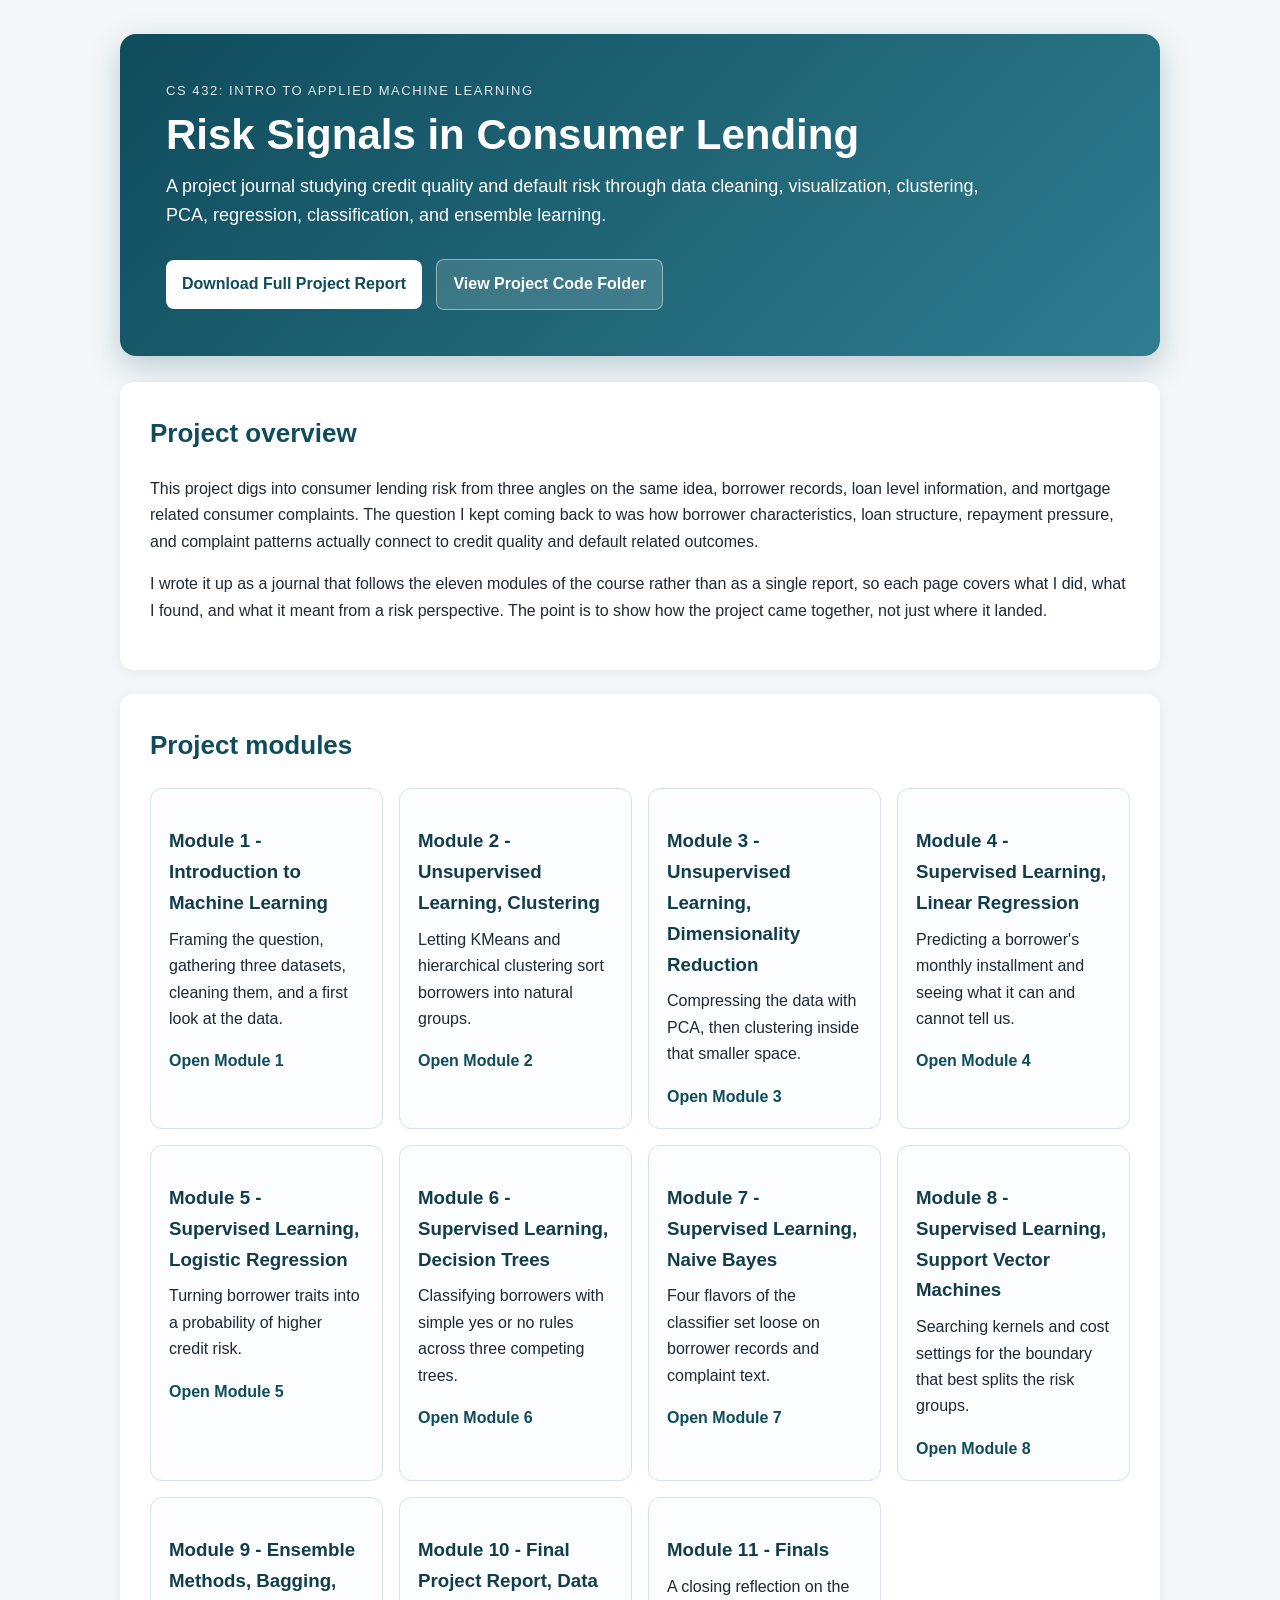
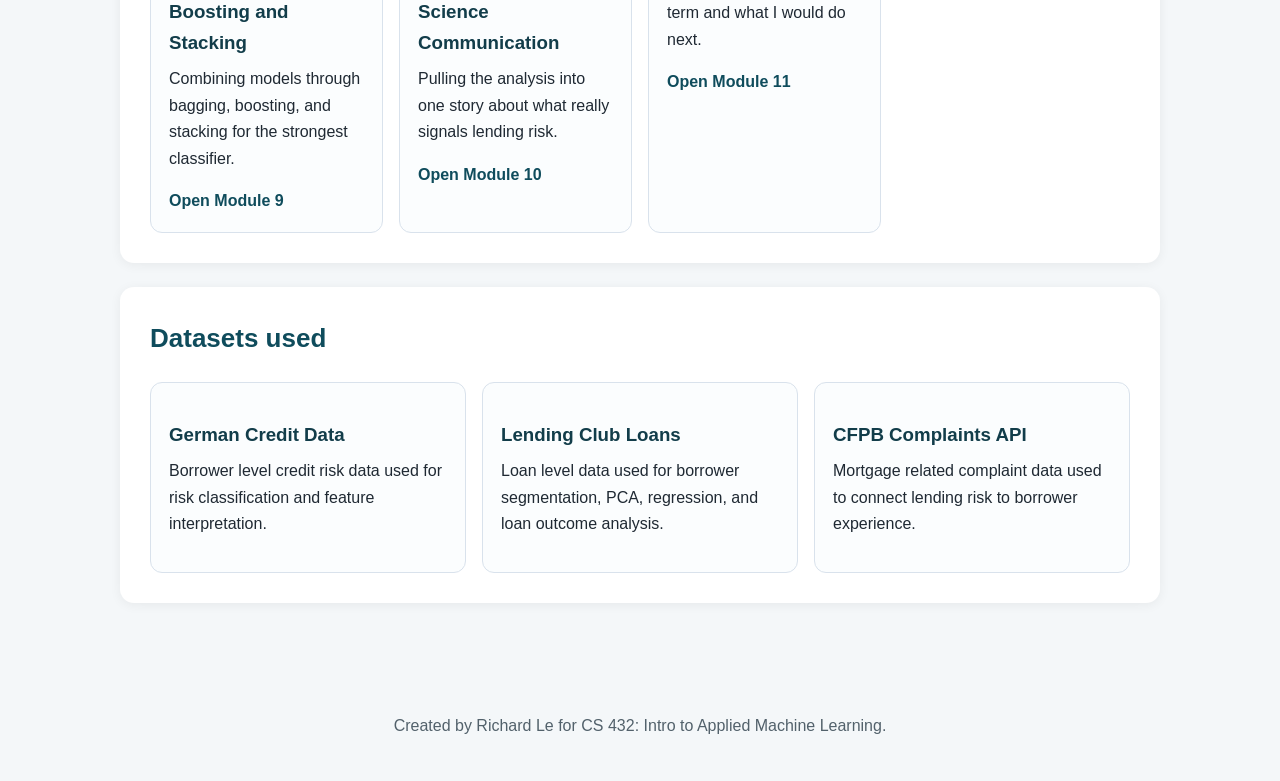
<file: index.html>
<!DOCTYPE html>
<html lang="en">
<head>
  <meta charset="UTF-8">
  <meta name="viewport" content="width=device-width, initial-scale=1.0">
  <title>Risk Signals in Consumer Lending</title>
  <link rel="stylesheet" href="style.css">
</head>
<body>
  <main class="homepage">
    <section class="hero">
      <p class="eyebrow">CS 432: Intro to Applied Machine Learning</p>
      <h1>Risk Signals in Consumer Lending</h1>
      <p>A project journal studying credit quality and default risk through data cleaning, visualization, clustering, PCA, regression, classification, and ensemble learning.</p>
      <a class="button" href="assets/report/project-report.docx">Download Full Project Report</a>
      <a class="button secondary" href="code/">View Project Code Folder</a>
    </section>

    <section>
      <h2>Project overview</h2>
      <p>
        This project digs into consumer lending risk from three angles on the same idea, borrower records, loan level information, and mortgage related consumer
        complaints. The question I kept coming back to was how borrower characteristics, loan structure, repayment pressure, and complaint patterns actually connect to
        credit quality and default related outcomes.
      </p>
      <p>
        I wrote it up as a journal that follows the eleven modules of the course rather than as a single report, so each page covers what I did, what I found, and what
        it meant from a risk perspective. The point is to show how the project came together, not just where it landed.
      </p>
    </section>

    <section>
      <h2>Project modules</h2>
      <div class="cards">

    <div class="card">
      <h3>Module 1 - Introduction to Machine Learning</h3>
      <p>Framing the question, gathering three datasets, cleaning them, and a first look at the data.</p>
      <a href="modules/module01.html">Open Module 1</a>
    </div>
    <div class="card">
      <h3>Module 2 - Unsupervised Learning, Clustering</h3>
      <p>Letting KMeans and hierarchical clustering sort borrowers into natural groups.</p>
      <a href="modules/module02.html">Open Module 2</a>
    </div>
    <div class="card">
      <h3>Module 3 - Unsupervised Learning, Dimensionality Reduction</h3>
      <p>Compressing the data with PCA, then clustering inside that smaller space.</p>
      <a href="modules/module03.html">Open Module 3</a>
    </div>
    <div class="card">
      <h3>Module 4 - Supervised Learning, Linear Regression</h3>
      <p>Predicting a borrower's monthly installment and seeing what it can and cannot tell us.</p>
      <a href="modules/module04.html">Open Module 4</a>
    </div>
    <div class="card">
      <h3>Module 5 - Supervised Learning, Logistic Regression</h3>
      <p>Turning borrower traits into a probability of higher credit risk.</p>
      <a href="modules/module05.html">Open Module 5</a>
    </div>
    <div class="card">
      <h3>Module 6 - Supervised Learning, Decision Trees</h3>
      <p>Classifying borrowers with simple yes or no rules across three competing trees.</p>
      <a href="modules/module06.html">Open Module 6</a>
    </div>
    <div class="card">
      <h3>Module 7 - Supervised Learning, Naive Bayes</h3>
      <p>Four flavors of the classifier set loose on borrower records and complaint text.</p>
      <a href="modules/module07.html">Open Module 7</a>
    </div>
    <div class="card">
      <h3>Module 8 - Supervised Learning, Support Vector Machines</h3>
      <p>Searching kernels and cost settings for the boundary that best splits the risk groups.</p>
      <a href="modules/module08.html">Open Module 8</a>
    </div>
    <div class="card">
      <h3>Module 9 - Ensemble Methods, Bagging, Boosting and Stacking</h3>
      <p>Combining models through bagging, boosting, and stacking for the strongest classifier.</p>
      <a href="modules/module09.html">Open Module 9</a>
    </div>
    <div class="card">
      <h3>Module 10 - Final Project Report, Data Science Communication</h3>
      <p>Pulling the analysis into one story about what really signals lending risk.</p>
      <a href="modules/module10.html">Open Module 10</a>
    </div>
    <div class="card">
      <h3>Module 11 - Finals</h3>
      <p>A closing reflection on the term and what I would do next.</p>
      <a href="modules/module11.html">Open Module 11</a>
    </div>
      </div>
    </section>

    <section>
      <h2>Datasets used</h2>
      <div class="cards">
        <div class="card">
          <h3>German Credit Data</h3>
          <p>Borrower level credit risk data used for risk classification and feature interpretation.</p>
        </div>
        <div class="card">
          <h3>Lending Club Loans</h3>
          <p>Loan level data used for borrower segmentation, PCA, regression, and loan outcome analysis.</p>
        </div>
        <div class="card">
          <h3>CFPB Complaints API</h3>
          <p>Mortgage related complaint data used to connect lending risk to borrower experience.</p>
        </div>
      </div>
    </section>
  </main>

  <footer>
    <p>Created by Richard Le for CS 432: Intro to Applied Machine Learning.</p>
  </footer>
</body>
</html>
</file>
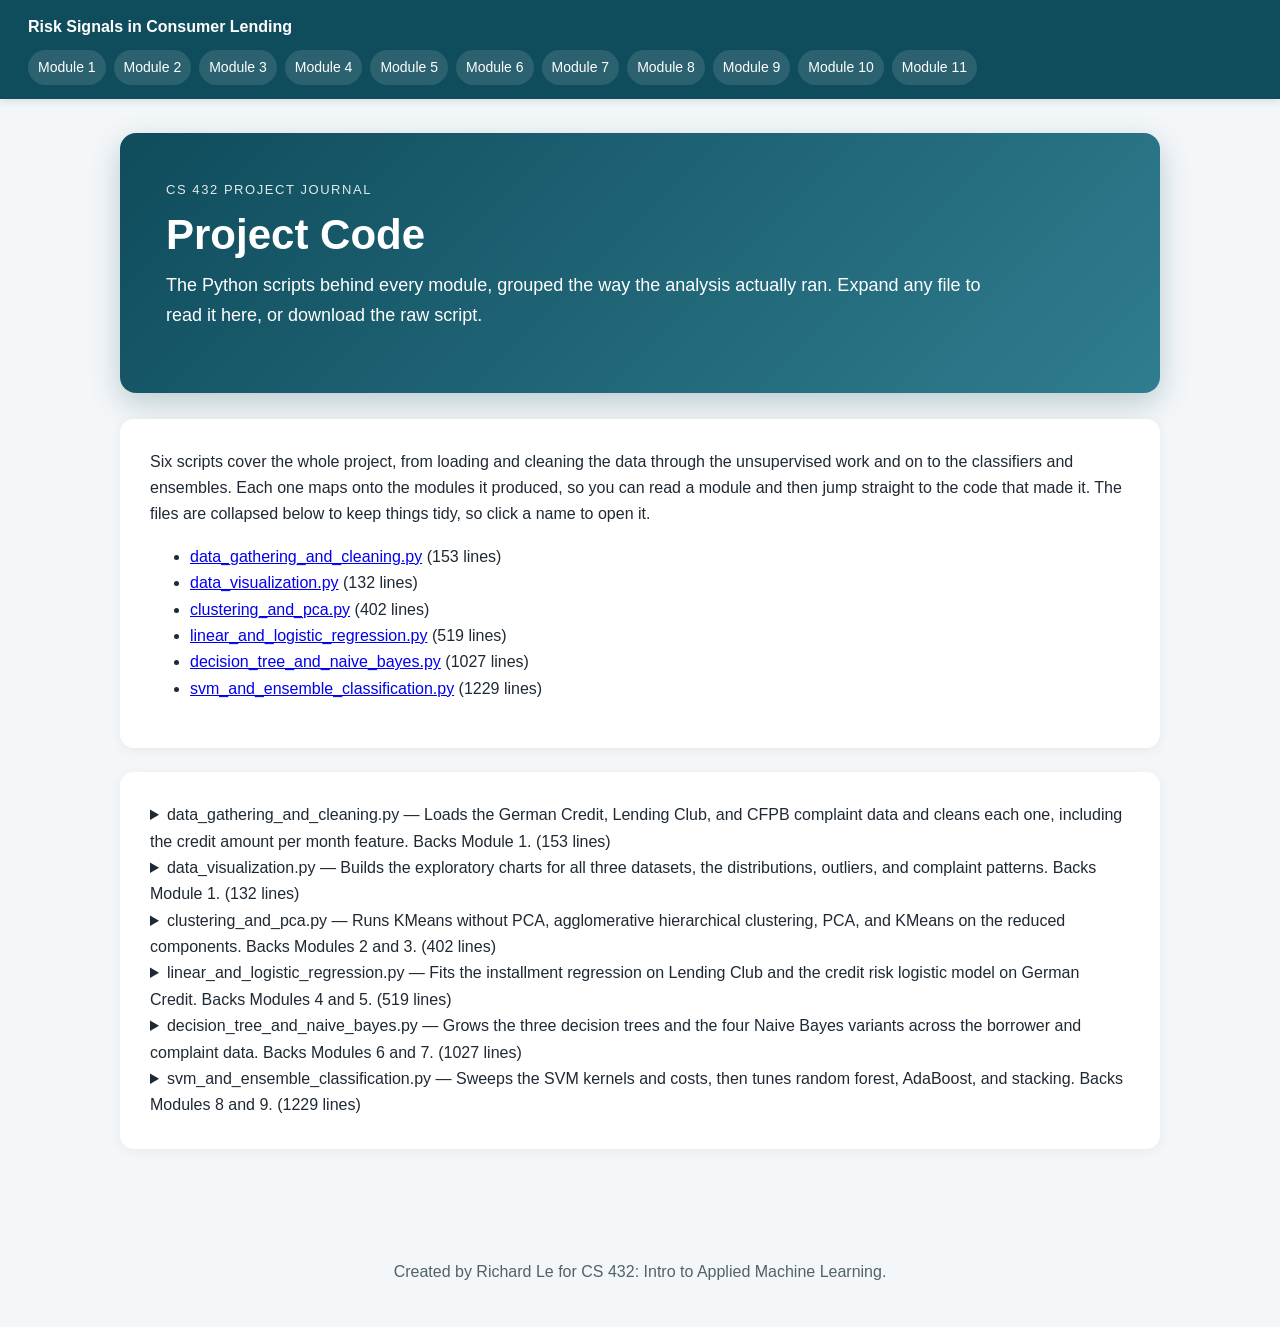
<file: code/index.html>
<!DOCTYPE html>
<html lang="en">
<head>
  <meta charset="UTF-8">
  <meta name="viewport" content="width=device-width, initial-scale=1.0">
  <title>Project Code | Risk Signals in Consumer Lending</title>
  <link rel="stylesheet" href="../style.css">
</head>
<body>
  <header class="topbar">
    <a class="home-link" href="../index.html">Risk Signals in Consumer Lending</a>
    <nav><a class="" href="../modules/module01.html">Module 1</a>
<a class="" href="../modules/module02.html">Module 2</a>
<a class="" href="../modules/module03.html">Module 3</a>
<a class="" href="../modules/module04.html">Module 4</a>
<a class="" href="../modules/module05.html">Module 5</a>
<a class="" href="../modules/module06.html">Module 6</a>
<a class="" href="../modules/module07.html">Module 7</a>
<a class="" href="../modules/module08.html">Module 8</a>
<a class="" href="../modules/module09.html">Module 9</a>
<a class="" href="../modules/module10.html">Module 10</a>
<a class="" href="../modules/module11.html">Module 11</a></nav>
  </header>

  <main class="page code-page">
    <section class="page-hero">
      <p class="eyebrow">CS 432 Project Journal</p>
      <h1>Project Code</h1>
      <p>The Python scripts behind every module, grouped the way the analysis actually ran. Expand any file to read it here, or download the raw script.</p>
    </section>

    <section>
      <p class="intro">
        Six scripts cover the whole project, from loading and cleaning the data through the unsupervised work and on to the classifiers and ensembles. Each one maps
        onto the modules it produced, so you can read a module and then jump straight to the code that made it. The files are collapsed below to keep things tidy, so
        click a name to open it.
      </p>
      <ul class="toc">
      <li><a href="#file1">data_gathering_and_cleaning.py</a> <span class="meta">(153 lines)</span></li>
      <li><a href="#file2">data_visualization.py</a> <span class="meta">(132 lines)</span></li>
      <li><a href="#file3">clustering_and_pca.py</a> <span class="meta">(402 lines)</span></li>
      <li><a href="#file4">linear_and_logistic_regression.py</a> <span class="meta">(519 lines)</span></li>
      <li><a href="#file5">decision_tree_and_naive_bayes.py</a> <span class="meta">(1027 lines)</span></li>
      <li><a href="#file6">svm_and_ensemble_classification.py</a> <span class="meta">(1229 lines)</span></li>
      </ul>
    </section>

    <section>
    <details id="file1">
      <summary>data_gathering_and_cleaning.py <span class="meta">&mdash; Loads the German Credit, Lending Club, and CFPB complaint data and cleans each one, including the credit amount per month feature. Backs Module 1. (153 lines)</span></summary>
      <p class="code-actions"><a href="data_gathering_and_cleaning.py" download>Download this file</a></p>
      <pre><code>import pandas as pd
import numpy as np
import requests
from io import StringIO

german = pd.read_csv(&quot;../raw_data/german_credit_raw.csv&quot;)
lending = pd.read_csv(&quot;../raw_data/lending_club_raw.csv&quot;)


# ----- GERMAN CREDIT RISK ----

# Initial checks
# print(german.head())
# print(german.info())
# print(german.isnull().sum())
# print(german.duplicated().sum())

# Drop extra index column
german = german.drop(columns=[&quot;Unnamed: 0&quot;])

# Clean column names
german.columns = (german.columns.str.strip().str.lower().str.replace(&quot; &quot;, &quot;_&quot;))

# Clean text columns
text_cols = [&quot;sex&quot;, &quot;housing&quot;, &quot;saving_accounts&quot;, &quot;checking_account&quot;, &quot;purpose&quot;]
for col in text_cols:
    german[col] = german[col].astype(&quot;string&quot;).str.strip().str.lower()

# Fill missing categorical values
german[&quot;saving_accounts&quot;] = german[&quot;saving_accounts&quot;].fillna(&quot;unknown&quot;)
german[&quot;checking_account&quot;] = german[&quot;checking_account&quot;].fillna(&quot;unknown&quot;)

# Treat job as categorical
german[&quot;job&quot;] = german[&quot;job&quot;].astype(&quot;category&quot;)

# Create a new quantitative feature
german[&quot;credit_amount_per_month&quot;] = np.where(
    german[&quot;duration&quot;] &gt; 0,
    german[&quot;credit_amount&quot;] / german[&quot;duration&quot;],
    np.nan
)

# Final checks
print(german.head())
print(german.info())
print(german.isnull().sum())
print(&quot;Duplicate rows:&quot;, german.duplicated().sum())

# Save cleaned file
german.to_csv(&quot;../cleaned_data/german_credit_cleaned.csv&quot;, index=False)


# ----- LENDING CLUB ----

# Initial checks
# print(lending.head())
# print(lending.info())
# print(lending.isnull().sum().sort_values(ascending=False))
# print(lending.duplicated().sum())

# Keep useful columns for analysis
columns_to_keep = [&quot;emp_title&quot;, &quot;emp_length&quot;, &quot;state&quot;, &quot;homeownership&quot;, &quot;annual_income&quot;, &quot;verified_income&quot;,
                   &quot;debt_to_income&quot;, &quot;delinq_2y&quot;, &quot;inquiries_last_12m&quot;, &quot;total_credit_lines&quot;, &quot;open_credit_lines&quot;,
                   &quot;total_credit_limit&quot;, &quot;total_credit_utilized&quot;, &quot;loan_purpose&quot;, &quot;application_type&quot;, &quot;loan_amount&quot;,
                   &quot;term&quot;, &quot;interest_rate&quot;, &quot;installment&quot;, &quot;grade&quot;, &quot;sub_grade&quot;, &quot;issue_month&quot;, &quot;loan_status&quot;,
                   &quot;balance&quot;, &quot;paid_total&quot;, &quot;paid_principal&quot;, &quot;paid_interest&quot;, &quot;paid_late_fees&quot;]
lending = lending[columns_to_keep].copy()

# Clean column names
lending.columns = (lending.columns.str.strip().str.lower().str.replace(&quot; &quot;, &quot;_&quot;))

# Fill missing job titles with &quot;unknown&quot;
lending[&quot;emp_title&quot;] = lending[&quot;emp_title&quot;].fillna(&quot;unknown&quot;)

# Fill missing emp_length with median
lending[&quot;emp_length&quot;] = lending[&quot;emp_length&quot;].fillna(lending[&quot;emp_length&quot;].median())

# Fill missing debt_to_income with median
lending[&quot;debt_to_income&quot;] = lending[&quot;debt_to_income&quot;].fillna(lending[&quot;debt_to_income&quot;].median())

# Final checks
print(lending.head())
print(lending.info())
print(lending.isnull().sum().sort_values(ascending=False))
print(&quot;Duplicate rows:&quot;, lending.duplicated().sum())

# Save cleaned file
lending.to_csv(&quot;../cleaned_data/lending_club_cleaned.csv&quot;, index=False)


# ----- API: CFPB  -----
# CFPB API URL
api_url = (
    &quot;https://www.consumerfinance.gov/data-research/consumer-complaints/search/api/v1/&quot;
    &quot;?date_received_min=2025-01-01&quot;
    &quot;&amp;date_received_max=2025-12-31&quot;
    &quot;&amp;product=Mortgage&quot;
    &quot;&amp;field=all&quot;
    &quot;&amp;format=csv&quot;
    &quot;&amp;no_aggs=true&quot;
    &quot;&amp;size=5000&quot;
    &quot;&amp;sort=created_date_desc&quot;
)

# Request raw API data
response = requests.get(api_url)
print(&quot;Status code:&quot;, response.status_code)
print(response.text[:1500])

# Save raw CSV
with open(&quot;../raw_data/cfpb_raw.csv&quot;, &quot;w&quot;, encoding=&quot;utf-8&quot;) as f:
    f.write(response.text)

# Load into pandas
cfpb = pd.read_csv(StringIO(response.text))

# Keep useful columns
columns_to_keep = [&quot;Date received&quot;, &quot;Product&quot;, &quot;Sub-product&quot;, &quot;Issue&quot;, &quot;Sub-issue&quot;, &quot;Company&quot;, &quot;State&quot;,
                   &quot;Submitted via&quot;, &quot;Company response to consumer&quot;, &quot;Timely response?&quot;, &quot;Complaint ID&quot;]
cfpb = cfpb[columns_to_keep].copy()

# Clean column names
cfpb.columns = (cfpb.columns.str.strip().str.lower().str.replace(&quot; &quot;, &quot;_&quot;).str.replace(&quot;?&quot;, &quot;&quot;, regex=False)
                .str.replace(&quot;-&quot;, &quot;_&quot;))

# Clean text fields
text_cols = [&quot;product&quot;, &quot;sub_product&quot;, &quot;issue&quot;, &quot;sub_issue&quot;, &quot;company&quot;, &quot;state&quot;, &quot;submitted_via&quot;,
             &quot;company_response_to_consumer&quot;, &quot;timely_response&quot;]
for col in text_cols:
    cfpb[col] = cfpb[col].astype(&quot;string&quot;).str.strip().str.lower()

# Fill missing values
cfpb[&quot;sub_product&quot;] = cfpb[&quot;sub_product&quot;].fillna(&quot;unknown&quot;)
cfpb[&quot;sub_issue&quot;] = cfpb[&quot;sub_issue&quot;].fillna(&quot;unknown&quot;)
cfpb[&quot;company_response_to_consumer&quot;] = cfpb[&quot;company_response_to_consumer&quot;].fillna(&quot;unknown&quot;)
cfpb[&quot;state&quot;] = cfpb[&quot;state&quot;].fillna(&quot;unknown&quot;)
cfpb[&quot;submitted_via&quot;] = cfpb[&quot;submitted_via&quot;].fillna(&quot;unknown&quot;)
cfpb[&quot;timely_response&quot;] = cfpb[&quot;timely_response&quot;].fillna(&quot;unknown&quot;)

# Convert date
cfpb[&quot;date_received&quot;] = pd.to_datetime(cfpb[&quot;date_received&quot;], errors=&quot;coerce&quot;)

# Remove duplicates
cfpb = cfpb.drop_duplicates()

# Final checks
print(cfpb.head(10))
print(cfpb.info())
print(cfpb.isnull().sum().sort_values(ascending=False))
print(&quot;Duplicate rows:&quot;, cfpb.duplicated().sum())

# Save cleaned dataset
cfpb.to_csv(&quot;../cleaned_data/cfpb_cleaned.csv&quot;, index=False)
</code></pre>
    </details>
    <details id="file2">
      <summary>data_visualization.py <span class="meta">&mdash; Builds the exploratory charts for all three datasets, the distributions, outliers, and complaint patterns. Backs Module 1. (132 lines)</span></summary>
      <p class="code-actions"><a href="data_visualization.py" download>Download this file</a></p>
      <pre><code>import pandas as pd
import matplotlib.pyplot as plt

# Load cleaned dataset
german = pd.read_csv(&quot;../cleaned_data/german_credit_cleaned.csv&quot;)
lending = pd.read_csv(&quot;../cleaned_data/lending_club_cleaned.csv&quot;)
cfpb = pd.read_csv(&quot;../cleaned_data/cfpb_cleaned.csv&quot;)

# ----- GERMAN CREDIT RISK ----

# Visualization 1: Age Histogram
plt.figure(figsize=(8, 5))
plt.hist(german[&quot;age&quot;], bins=15, edgecolor=&quot;black&quot;)
plt.title(&quot;Distribution of Borrower Age&quot;)
plt.xlabel(&quot;Age&quot;)
plt.ylabel(&quot;Frequency&quot;)
plt.tight_layout()
plt.savefig(&quot;../figures/german_age_histogram.png&quot;)
plt.show()

# Visualization 2: Credit Amount Boxplot
plt.figure(figsize=(8, 5))
plt.boxplot(german[&quot;credit_amount&quot;], vert=True)
plt.title(&quot;Boxplot of Credit Amount&quot;)
plt.ylabel(&quot;Credit Amount&quot;)
plt.tight_layout()
plt.savefig(&quot;../figures/german_credit_amount_boxplot.png&quot;)
plt.show()

# Visualization 3: Credit Amount Histogram
plt.figure(figsize=(8, 5))
plt.hist(german[&quot;credit_amount_per_month&quot;].dropna(), bins=20, edgecolor=&quot;black&quot;)
plt.title(&quot;Distribution of Credit Amount Per Month&quot;)
plt.xlabel(&quot;Credit Amount Per Month&quot;)
plt.ylabel(&quot;Frequency&quot;)
plt.tight_layout()
plt.savefig(&quot;../figures/german_credit_amount_histogram.png&quot;)
plt.show()


# ----- LENDING CLUB ----

# Visualization 1: Loan Status Distribution
status_counts = lending[&quot;loan_status&quot;].value_counts()

plt.figure(figsize=(10, 6))
plt.bar(status_counts.index, status_counts.values)
plt.title(&quot;Loan Status Distribution&quot;)
plt.xlabel(&quot;Loan Status&quot;)
plt.ylabel(&quot;Count&quot;)
plt.xticks(rotation=45, ha=&quot;right&quot;)
plt.tight_layout()
plt.savefig(&quot;../figures/lending_status_distribution.png&quot;)
plt.show()

# Visualization 2: Loan Amount by Loan Status
top_statuses = lending[&quot;loan_status&quot;].value_counts().head(6).index
lending_top = lending[lending[&quot;loan_status&quot;].isin(top_statuses)]

grouped_loan_amount = [
    lending_top[lending_top[&quot;loan_status&quot;] == status][&quot;loan_amount&quot;]
    for status in top_statuses
]

plt.figure(figsize=(10, 6))
plt.boxplot(grouped_loan_amount, labels=top_statuses)
plt.title(&quot;Loan Amount by Loan Status&quot;)
plt.xlabel(&quot;Loan Status&quot;)
plt.ylabel(&quot;Loan Amount&quot;)
plt.xticks(rotation=45, ha=&quot;right&quot;)
plt.tight_layout()
plt.savefig(&quot;../figures/lending_amount_by_status.png&quot;)
plt.show()

# Visualization 3: Annual Income by Loan Status
grouped_income = [
    lending_top[lending_top[&quot;loan_status&quot;] == status][&quot;annual_income&quot;]
    for status in top_statuses
]

plt.figure(figsize=(10, 6))
plt.boxplot(grouped_income, labels=top_statuses)
plt.title(&quot;Annual Income by Loan Status&quot;)
plt.xlabel(&quot;Loan Status&quot;)
plt.ylabel(&quot;Annual Income&quot;)
plt.xticks(rotation=45, ha=&quot;right&quot;)
plt.tight_layout()
plt.savefig(&quot;../figures/lending_income_or_dti_by_status.png&quot;)
plt.show()


# ----- CFPB ----
# Convert date_received back to datetime
cfpb[&quot;date_received&quot;] = pd.to_datetime(cfpb[&quot;date_received&quot;], format=&quot;%Y-%m-%d&quot;, errors=&quot;coerce&quot;)

# Visualization 1: Mortgage Complaint Volume by Month
cfpb[&quot;month&quot;] = cfpb[&quot;date_received&quot;].dt.to_period(&quot;M&quot;).astype(str)
monthly_counts = cfpb[&quot;month&quot;].value_counts().sort_index()

plt.figure(figsize=(10, 6))
plt.plot(monthly_counts.index, monthly_counts.values, marker=&quot;o&quot;)
plt.title(&quot;CFPB Mortgage Complaint Volume by Month&quot;)
plt.xlabel(&quot;Month&quot;)
plt.ylabel(&quot;Number of Complaints&quot;)
plt.xticks(rotation=45, ha=&quot;right&quot;)
plt.tight_layout()
plt.savefig(&quot;../figures/cfpb_mortgage_complaints_by_month.png&quot;)
plt.show()

# Visualization 2: Mortgage Complaint Counts by Sub-Product
subproduct_counts = cfpb[&quot;sub_product&quot;].value_counts().head(10).sort_values()

plt.figure(figsize=(10, 6))
plt.barh(subproduct_counts.index, subproduct_counts.values)
plt.title(&quot;CFPB Mortgage Complaint Counts by Sub-Product&quot;)
plt.xlabel(&quot;Count&quot;)
plt.ylabel(&quot;Mortgage Sub-Product&quot;)
plt.tight_layout()
plt.savefig(&quot;../figures/cfpb_mortgage_subproduct_counts.png&quot;)
plt.show()

# Visualization 3: Top Mortgage Complaint Issues
issue_counts = cfpb[&quot;issue&quot;].value_counts().head(10).sort_values()

plt.figure(figsize=(10, 6))
plt.barh(issue_counts.index, issue_counts.values)
plt.title(&quot;Top Mortgage Complaint Issues in the CFPB Dataset&quot;)
plt.xlabel(&quot;Count&quot;)
plt.ylabel(&quot;Complaint Issue&quot;)
plt.tight_layout()
plt.savefig(&quot;../figures/cfpb_top_mortgage_issues.png&quot;)
plt.show()
</code></pre>
    </details>
    <details id="file3">
      <summary>clustering_and_pca.py <span class="meta">&mdash; Runs KMeans without PCA, agglomerative hierarchical clustering, PCA, and KMeans on the reduced components. Backs Modules 2 and 3. (402 lines)</span></summary>
      <p class="code-actions"><a href="clustering_and_pca.py" download>Download this file</a></p>
      <pre><code>import pandas as pd
import numpy as np
import matplotlib.pyplot as plt
from sklearn.preprocessing import StandardScaler
from sklearn.cluster import KMeans
from sklearn.decomposition import PCA
from sklearn.cluster import AgglomerativeClustering
from scipy.cluster.hierarchy import dendrogram, linkage

# Load cleaned dataset
lending = pd.read_csv(&quot;../cleaned_data/lending_club_cleaned.csv&quot;)


# ----- KMEANS WITHOUT PCA: LENDING CLUB ----

# Keep quantitative columns for KMeans
columns_to_keep = [&quot;emp_length&quot;, &quot;annual_income&quot;, &quot;debt_to_income&quot;, &quot;delinq_2y&quot;, &quot;inquiries_last_12m&quot;,
                   &quot;total_credit_lines&quot;, &quot;open_credit_lines&quot;, &quot;total_credit_limit&quot;, &quot;total_credit_utilized&quot;,
                   &quot;loan_amount&quot;, &quot;term&quot;, &quot;interest_rate&quot;, &quot;installment&quot;]

lending_kmeans = lending[columns_to_keep].copy()

# Make sure all selected columns are numeric
for col in columns_to_keep:
    lending_kmeans[col] = pd.to_numeric(lending_kmeans[col], errors=&quot;coerce&quot;)

# Replace missing values with median
lending_kmeans = lending_kmeans.replace([np.inf, -np.inf], np.nan)
lending_kmeans = lending_kmeans.fillna(lending_kmeans.median())

# Scale the data
scaler = StandardScaler()
lending_scaled = scaler.fit_transform(lending_kmeans)

# Convert scaled data back to dataframe
lending_scaled = pd.DataFrame(lending_scaled, columns=columns_to_keep)

# Final checks
print(lending_scaled.head())
print(lending_scaled.info())
print(lending_scaled.isnull().sum())
print(&quot;Duplicate rows:&quot;, lending_scaled.duplicated().sum())

# Save prepared KMeans dataset
lending_scaled.to_csv(&quot;../cleaned_data/lending_club_kmeans_no_pca_prepared.csv&quot;, index=False)

# Kmeans without PCA: k = 2
kmeans2 = KMeans(n_clusters=2, random_state=42, n_init=10)
lending[&quot;cluster_k2&quot;] = kmeans2.fit_predict(lending_scaled)

print(&quot;KMeans without PCA, k = 2&quot;)
print(&quot;Inertia:&quot;, kmeans2.inertia_)
print(lending[&quot;cluster_k2&quot;].value_counts().sort_index())

print(pd.crosstab(lending[&quot;cluster_k2&quot;], lending[&quot;loan_status&quot;], normalize=&quot;index&quot;) * 100)

cluster_profile_k2 = lending.groupby(&quot;cluster_k2&quot;)[columns_to_keep].mean().round(2)
print(cluster_profile_k2)

cluster_profile_k2.to_csv(&quot;../cleaned_data/lending_kmeans_no_pca_profile_k2.csv&quot;)

centers_k2 = pd.DataFrame(kmeans2.cluster_centers_, columns=columns_to_keep)

plt.figure(figsize=(12, 4))
plt.imshow(centers_k2, aspect=&quot;auto&quot;)
plt.colorbar(label=&quot;Standardized Value&quot;)
plt.title(&quot;KMeans Without PCA Cluster Centers, k = 2&quot;)
plt.xlabel(&quot;Variable&quot;)
plt.ylabel(&quot;Cluster&quot;)
plt.xticks(range(len(columns_to_keep)), columns_to_keep, rotation=45, ha=&quot;right&quot;)
plt.yticks(range(2), [&quot;Cluster 0&quot;, &quot;Cluster 1&quot;])
plt.tight_layout()
plt.savefig(&quot;../figures/lending_kmeans_no_pca_k2_heatmap.png&quot;, dpi=200)
plt.show()

# Kmeans without PCA: k = 3
kmeans3 = KMeans(n_clusters=3, random_state=42, n_init=10)
lending[&quot;cluster_k3&quot;] = kmeans3.fit_predict(lending_scaled)

print(&quot;KMeans without PCA, k = 3&quot;)
print(&quot;Inertia:&quot;, kmeans3.inertia_)
print(lending[&quot;cluster_k3&quot;].value_counts().sort_index())

print(pd.crosstab(lending[&quot;cluster_k3&quot;], lending[&quot;loan_status&quot;], normalize=&quot;index&quot;) * 100)

cluster_profile_k3 = lending.groupby(&quot;cluster_k3&quot;)[columns_to_keep].mean().round(2)
print(cluster_profile_k3)

cluster_profile_k3.to_csv(&quot;../cleaned_data/lending_kmeans_no_pca_profile_k3.csv&quot;)

centers_k3 = pd.DataFrame(kmeans3.cluster_centers_, columns=columns_to_keep)

plt.figure(figsize=(12, 4))
plt.imshow(centers_k3, aspect=&quot;auto&quot;)
plt.colorbar(label=&quot;Standardized Value&quot;)
plt.title(&quot;KMeans Without PCA Cluster Centers, k = 3&quot;)
plt.xlabel(&quot;Variable&quot;)
plt.ylabel(&quot;Cluster&quot;)
plt.xticks(range(len(columns_to_keep)), columns_to_keep, rotation=45, ha=&quot;right&quot;)
plt.yticks(range(3), [&quot;Cluster 0&quot;, &quot;Cluster 1&quot;, &quot;Cluster 2&quot;])
plt.tight_layout()
plt.savefig(&quot;../figures/lending_kmeans_no_pca_k3_heatmap.png&quot;, dpi=200)
plt.show()


# Kmeans without PCA: k = 4
kmeans4 = KMeans(n_clusters=4, random_state=42, n_init=10)
lending[&quot;cluster_k4&quot;] = kmeans4.fit_predict(lending_scaled)

print(&quot;KMeans without PCA, k = 4&quot;)
print(&quot;Inertia:&quot;, kmeans4.inertia_)
print(lending[&quot;cluster_k4&quot;].value_counts().sort_index())

print(pd.crosstab(lending[&quot;cluster_k4&quot;], lending[&quot;loan_status&quot;], normalize=&quot;index&quot;) * 100)

cluster_profile_k4 = lending.groupby(&quot;cluster_k4&quot;)[columns_to_keep].mean().round(2)
print(cluster_profile_k4)

cluster_profile_k4.to_csv(&quot;../cleaned_data/lending_kmeans_no_pca_profile_k4.csv&quot;)

centers_k4 = pd.DataFrame(kmeans4.cluster_centers_, columns=columns_to_keep)

plt.figure(figsize=(12, 4))
plt.imshow(centers_k4, aspect=&quot;auto&quot;)
plt.colorbar(label=&quot;Standardized Value&quot;)
plt.title(&quot;KMeans Without PCA Cluster Centers, k = 4&quot;)
plt.xlabel(&quot;Variable&quot;)
plt.ylabel(&quot;Cluster&quot;)
plt.xticks(range(len(columns_to_keep)), columns_to_keep, rotation=45, ha=&quot;right&quot;)
plt.yticks(range(4), [&quot;Cluster 0&quot;, &quot;Cluster 1&quot;, &quot;Cluster 2&quot;, &quot;Cluster 3&quot;])
plt.tight_layout()
plt.savefig(&quot;../figures/lending_kmeans_no_pca_k4_heatmap.png&quot;, dpi=200)
plt.show()

# Compare k values
inertia = pd.DataFrame({
    &quot;k&quot;: [2, 3, 4],
    &quot;inertia&quot;: [kmeans2.inertia_, kmeans3.inertia_, kmeans4.inertia_]
})

print(inertia)

plt.figure(figsize=(8, 5))
plt.plot(inertia[&quot;k&quot;], inertia[&quot;inertia&quot;], marker=&quot;o&quot;)
plt.title(&quot;KMeans Without PCA Inertia Comparison&quot;)
plt.xlabel(&quot;Number of Clusters&quot;)
plt.ylabel(&quot;Inertia&quot;)
plt.xticks([2, 3, 4])
plt.tight_layout()
plt.savefig(&quot;../figures/lending_kmeans_no_pca_inertia.png&quot;, dpi=200)
plt.show()

# Save Lending Club dataset with cluster labels
lending.to_csv(&quot;../cleaned_data/lending_club_kmeans_no_pca_clusters.csv&quot;, index=False)


# Create inertia comparison table
comparison = pd.DataFrame({
    &quot;k&quot;: [2, 3, 4],
    &quot;inertia&quot;: [kmeans2.inertia_, kmeans3.inertia_, kmeans4.inertia_],
    &quot;cluster_counts&quot;: [
        lending[&quot;cluster_k2&quot;].value_counts().sort_index().to_dict(),
        lending[&quot;cluster_k3&quot;].value_counts().sort_index().to_dict(),
        lending[&quot;cluster_k4&quot;].value_counts().sort_index().to_dict()
    ]
})

comparison[&quot;inertia&quot;] = comparison[&quot;inertia&quot;].round(2)

print(comparison)

comparison.to_csv(&quot;../cleaned_data/lending_kmeans_no_pca_comparison.csv&quot;, index=False)

# Create image of comparison table
comparison_preview = comparison.copy()
comparison_preview[&quot;cluster_counts&quot;] = comparison_preview[&quot;cluster_counts&quot;].astype(str)

plt.figure(figsize=(10, 2))
plt.axis(&quot;off&quot;)
plt.table(cellText=comparison_preview.values,
          colLabels=comparison_preview.columns,
          loc=&quot;center&quot;)
plt.title(&quot;KMeans Without PCA Numeric Comparison&quot;)
plt.tight_layout()
plt.savefig(&quot;../figures/lending_kmeans_no_pca_numeric_comparison.png&quot;, dpi=200)
plt.show()


# ----- KMEANS USING PCA: LENDING CLUB ----

# Reduce the same scaled KMeans data to 3 principal components
pca = PCA(n_components=3)
lending_pca = pca.fit_transform(lending_scaled)

# Convert PCA data back to dataframe
lending_pca = pd.DataFrame(lending_pca, columns=[&quot;pc1&quot;, &quot;pc2&quot;, &quot;pc3&quot;])

# Final checks
print(lending_pca.head())
print(lending_pca.info())
print(lending_pca.isnull().sum())
print(&quot;Duplicate rows:&quot;, lending_pca.duplicated().sum())

# Explained variance
explained_variance = pd.DataFrame({
    &quot;component&quot;: [&quot;pc1&quot;, &quot;pc2&quot;, &quot;pc3&quot;],
    &quot;explained_variance_ratio&quot;: pca.explained_variance_ratio_
})

explained_variance[&quot;explained_variance_ratio&quot;] = explained_variance[&quot;explained_variance_ratio&quot;].round(4)

print(explained_variance)
print(&quot;Total explained variance:&quot;, round(pca.explained_variance_ratio_.sum(), 4))

# Save PCA prepared dataset
lending_pca.to_csv(&quot;../cleaned_data/lending_club_pca_3d_prepared.csv&quot;, index=False)
explained_variance.to_csv(&quot;../cleaned_data/lending_club_pca_explained_variance.csv&quot;, index=False)

# Kmeans using PCA: k = 2
kmeans_pca2 = KMeans(n_clusters=2, random_state=42, n_init=10)
lending[&quot;pca_cluster_k2&quot;] = kmeans_pca2.fit_predict(lending_pca)

print(&quot;KMeans using PCA, k = 2&quot;)
print(&quot;Inertia:&quot;, kmeans_pca2.inertia_)
print(lending[&quot;pca_cluster_k2&quot;].value_counts().sort_index())

print(pd.crosstab(lending[&quot;pca_cluster_k2&quot;], lending[&quot;loan_status&quot;], normalize=&quot;index&quot;) * 100)

pca_profile_k2 = lending.groupby(&quot;pca_cluster_k2&quot;)[columns_to_keep].mean().round(2)
print(pca_profile_k2)

pca_profile_k2.to_csv(&quot;../cleaned_data/lending_kmeans_pca_profile_k2.csv&quot;)


# Kmeans using PCA: k = 3
kmeans_pca3 = KMeans(n_clusters=3, random_state=42, n_init=10)
lending[&quot;pca_cluster_k3&quot;] = kmeans_pca3.fit_predict(lending_pca)

print(&quot;KMeans using PCA, k = 3&quot;)
print(&quot;Inertia:&quot;, kmeans_pca3.inertia_)
print(lending[&quot;pca_cluster_k3&quot;].value_counts().sort_index())

print(pd.crosstab(lending[&quot;pca_cluster_k3&quot;], lending[&quot;loan_status&quot;], normalize=&quot;index&quot;) * 100)

pca_profile_k3 = lending.groupby(&quot;pca_cluster_k3&quot;)[columns_to_keep].mean().round(2)
print(pca_profile_k3)

pca_profile_k3.to_csv(&quot;../cleaned_data/lending_kmeans_pca_profile_k3.csv&quot;)


# Kmeans using PCA: k = 4
kmeans_pca4 = KMeans(n_clusters=4, random_state=42, n_init=10)
lending[&quot;pca_cluster_k4&quot;] = kmeans_pca4.fit_predict(lending_pca)

print(&quot;KMeans using PCA, k = 4&quot;)
print(&quot;Inertia:&quot;, kmeans_pca4.inertia_)
print(lending[&quot;pca_cluster_k4&quot;].value_counts().sort_index())

print(pd.crosstab(lending[&quot;pca_cluster_k4&quot;], lending[&quot;loan_status&quot;], normalize=&quot;index&quot;) * 100)

pca_profile_k4 = lending.groupby(&quot;pca_cluster_k4&quot;)[columns_to_keep].mean().round(2)
print(pca_profile_k4)

pca_profile_k4.to_csv(&quot;../cleaned_data/lending_kmeans_pca_profile_k4.csv&quot;)


# Compare PCA k values
pca_inertia = pd.DataFrame({
    &quot;k&quot;: [2, 3, 4],
    &quot;inertia&quot;: [kmeans_pca2.inertia_, kmeans_pca3.inertia_, kmeans_pca4.inertia_]
})

print(pca_inertia)

plt.figure(figsize=(8, 5))
plt.plot(pca_inertia[&quot;k&quot;], pca_inertia[&quot;inertia&quot;], marker=&quot;o&quot;)
plt.title(&quot;KMeans Using PCA Inertia Comparison&quot;)
plt.xlabel(&quot;Number of Clusters&quot;)
plt.ylabel(&quot;Inertia&quot;)
plt.xticks([2, 3, 4])
plt.tight_layout()
plt.savefig(&quot;../figures/lending_kmeans_pca_inertia.png&quot;, dpi=200)
plt.show()


# Create inertia comparison table
pca_comparison = pd.DataFrame({
    &quot;k&quot;: [2, 3, 4],
    &quot;inertia&quot;: [kmeans_pca2.inertia_, kmeans_pca3.inertia_, kmeans_pca4.inertia_],
    &quot;cluster_counts&quot;: [
        lending[&quot;pca_cluster_k2&quot;].value_counts().sort_index().to_dict(),
        lending[&quot;pca_cluster_k3&quot;].value_counts().sort_index().to_dict(),
        lending[&quot;pca_cluster_k4&quot;].value_counts().sort_index().to_dict()
    ]
})

pca_comparison[&quot;inertia&quot;] = pca_comparison[&quot;inertia&quot;].round(2)

print(pca_comparison)

pca_comparison.to_csv(&quot;../cleaned_data/lending_kmeans_pca_comparison.csv&quot;, index=False)

# Create image of comparison table
pca_comparison_preview = pca_comparison.copy()
pca_comparison_preview[&quot;cluster_counts&quot;] = pca_comparison_preview[&quot;cluster_counts&quot;].astype(str)

plt.figure(figsize=(10, 2))
plt.axis(&quot;off&quot;)
plt.table(cellText=pca_comparison_preview.values,
          colLabels=pca_comparison_preview.columns,
          loc=&quot;center&quot;)
plt.title(&quot;KMeans Using PCA Numeric Comparison&quot;)
plt.tight_layout()
plt.savefig(&quot;../figures/lending_kmeans_pca_numeric_comparison.png&quot;, dpi=200)
plt.show()


# 3D visualization for k = 3
fig = plt.figure(figsize=(10, 7))
ax = fig.add_subplot(111, projection=&quot;3d&quot;)

scatter = ax.scatter(lending_pca[&quot;pc1&quot;],
                     lending_pca[&quot;pc2&quot;],
                     lending_pca[&quot;pc3&quot;],
                     c=lending[&quot;pca_cluster_k3&quot;],
                     s=15,
                     alpha=0.6)

ax.set_title(&quot;KMeans Using PCA 3D Clustering, k = 3&quot;)
ax.set_xlabel(&quot;PC1&quot;)
ax.set_ylabel(&quot;PC2&quot;)
ax.set_zlabel(&quot;PC3&quot;)

plt.colorbar(scatter, ax=ax, label=&quot;Cluster&quot;)
plt.tight_layout()
plt.savefig(&quot;../figures/lending_kmeans_pca_k3_3d.png&quot;, dpi=200)
plt.show()

# Save Lending Club dataset with PCA cluster labels
lending.to_csv(&quot;../cleaned_data/lending_club_kmeans_pca_clusters.csv&quot;, index=False)


# ----- AGGLOMERATIVE HIERARCHICAL CLUSTERING ----

# Use a sample of the prepared data
lending_sample_scaled = lending_scaled.sample(n=500, random_state=42)
lending_sample = lending.loc[lending_sample_scaled.index].copy()

# Perform Agglomerative Clustering using Sklearn
agg = AgglomerativeClustering(n_clusters=3, linkage=&quot;ward&quot;)
lending_sample[&quot;agg_cluster&quot;] = agg.fit_predict(lending_sample_scaled)

# Final checks
print(lending_sample_scaled.head())
print(lending_sample_scaled.info())
print(lending_sample_scaled.isnull().sum())
print(&quot;Duplicate rows:&quot;, lending_sample_scaled.duplicated().sum())

print(&quot;Agglomerative Hierarchical Clustering, k = 3&quot;)
print(lending_sample[&quot;agg_cluster&quot;].value_counts().sort_index())

print(pd.crosstab(lending_sample[&quot;agg_cluster&quot;], lending_sample[&quot;loan_status&quot;], normalize=&quot;index&quot;) * 100)

agg_profile = lending_sample.groupby(&quot;agg_cluster&quot;)[columns_to_keep].mean().round(2)
print(agg_profile)

# Save Agglomerative results
agg_profile.to_csv(&quot;../cleaned_data/lending_agglomerative_profile.csv&quot;)
lending_sample.to_csv(&quot;../cleaned_data/lending_agglomerative_sample_clusters.csv&quot;, index=False)

# Create dendrogram using Python
linked = linkage(lending_sample_scaled.to_numpy(), method=&quot;ward&quot;)

plt.figure(figsize=(12, 6))
dendrogram(linked, truncate_mode=&quot;lastp&quot;, p=30)
plt.title(&quot;Agglomerative Hierarchical Clustering Dendrogram&quot;)
plt.xlabel(&quot;Cluster Group&quot;)
plt.ylabel(&quot;Distance&quot;)
plt.tight_layout()
plt.savefig(&quot;../figures/lending_agglomerative_dendrogram.png&quot;, dpi=200)
plt.show()

# Create cluster profile heatmap
agg_centers = lending_sample.groupby(&quot;agg_cluster&quot;)[columns_to_keep].mean()

agg_centers_scaled = pd.DataFrame(
    scaler.transform(agg_centers),
    columns=columns_to_keep,
    index=agg_centers.index
)

plt.figure(figsize=(12, 4))
plt.imshow(agg_centers_scaled, aspect=&quot;auto&quot;)
plt.colorbar(label=&quot;Standardized Value&quot;)
plt.title(&quot;Agglomerative Clustering Cluster Profiles, k = 3&quot;)
plt.xlabel(&quot;Variable&quot;)
plt.ylabel(&quot;Cluster&quot;)
plt.xticks(range(len(columns_to_keep)), columns_to_keep, rotation=45, ha=&quot;right&quot;)
plt.yticks(range(3), [&quot;Cluster 0&quot;, &quot;Cluster 1&quot;, &quot;Cluster 2&quot;])
plt.tight_layout()
plt.savefig(&quot;../figures/lending_agglomerative_cluster_profiles.png&quot;, dpi=200)
plt.show()
</code></pre>
    </details>
    <details id="file4">
      <summary>linear_and_logistic_regression.py <span class="meta">&mdash; Fits the installment regression on Lending Club and the credit risk logistic model on German Credit. Backs Modules 4 and 5. (519 lines)</span></summary>
      <p class="code-actions"><a href="linear_and_logistic_regression.py" download>Download this file</a></p>
      <pre><code>import pandas as pd
import numpy as np
import matplotlib.pyplot as plt
import seaborn as sns
from sklearn.model_selection import train_test_split
from sklearn.linear_model import LinearRegression, LogisticRegression
from sklearn.metrics import (mean_absolute_error, mean_squared_error, r2_score, accuracy_score, precision_score,
                             recall_score, f1_score, roc_auc_score, confusion_matrix, RocCurveDisplay)
from sklearn.preprocessing import StandardScaler


# Load cleaned dataset
lending = pd.read_csv(&quot;../cleaned_data/lending_club_cleaned.csv&quot;)
german = pd.read_csv(&quot;../cleaned_data/german_credit_cleaned.csv&quot;)


# ----- LINEAR REGRESSION: LENDING CLUB ----

# Keep quantitative columns for Linear Regression
columns_to_keep = [&quot;annual_income&quot;, &quot;debt_to_income&quot;, &quot;delinq_2y&quot;, &quot;inquiries_last_12m&quot;,
                   &quot;total_credit_lines&quot;, &quot;open_credit_lines&quot;, &quot;total_credit_limit&quot;,
                   &quot;total_credit_utilized&quot;, &quot;loan_amount&quot;, &quot;term&quot;, &quot;interest_rate&quot;,
                   &quot;installment&quot;]

lending_linear = lending[columns_to_keep].copy()

# Make sure all selected columns are numeric
for col in columns_to_keep:
    lending_linear[col] = pd.to_numeric(lending_linear[col], errors=&quot;coerce&quot;)

# Replace missing values with median
lending_linear = lending_linear.replace([np.inf, -np.inf], np.nan)
lending_linear = lending_linear.fillna(lending_linear.median())

# Final checks
print(lending_linear.head())
print(lending_linear.info())
print(lending_linear.isnull().sum())
print(&quot;Duplicate rows:&quot;, lending_linear.duplicated().sum())

# Save prepared Linear Regression dataset
lending_linear.to_csv(&quot;../cleaned_data/lending_linear_regression_prepared.csv&quot;, index=False)

# Set independent variables and dependent variable
x = lending_linear.drop(columns=[&quot;installment&quot;])
y = lending_linear[&quot;installment&quot;]

# Split data into training and testing data
x_train, x_test, y_train, y_test = train_test_split(x, y, test_size=0.30, random_state=42)

print(&quot;Training data shape:&quot;, x_train.shape)
print(&quot;Testing data shape:&quot;, x_test.shape)

# Run Linear Regression
linear_model = LinearRegression()
linear_model.fit(x_train, y_train)

# Make predictions
y_train_pred = linear_model.predict(x_train)
y_test_pred = linear_model.predict(x_test)

# Get model equation values
intercept = linear_model.intercept_

coefficients = pd.DataFrame({
    &quot;variable&quot;: x.columns,
    &quot;coefficient&quot;: linear_model.coef_
})

coefficients[&quot;coefficient&quot;] = coefficients[&quot;coefficient&quot;].round(6)

print(&quot;Intercept:&quot;, round(intercept, 6))
print(coefficients)

# Save equation values
coefficients.to_csv(&quot;../cleaned_data/lending_linear_regression_coefficients.csv&quot;, index=False)

# Get model results
training_r2 = r2_score(y_train, y_train_pred)
testing_r2 = r2_score(y_test, y_test_pred)
mae = mean_absolute_error(y_test, y_test_pred)
rmse = mean_squared_error(y_test, y_test_pred) ** 0.5

linear_results = pd.DataFrame({
    &quot;metric&quot;: [&quot;training_r2&quot;, &quot;testing_r2&quot;, &quot;mean_absolute_error&quot;, &quot;root_mean_squared_error&quot;],
    &quot;value&quot;: [training_r2, testing_r2, mae, rmse]
})

linear_results[&quot;value&quot;] = linear_results[&quot;value&quot;].round(4)

print(linear_results)

# Save model results
linear_results.to_csv(&quot;../cleaned_data/lending_linear_regression_results.csv&quot;, index=False)

# Create image of model results
plt.figure(figsize=(8, 2.5))
plt.axis(&quot;off&quot;)
plt.table(cellText=linear_results.values,
          colLabels=linear_results.columns,
          loc=&quot;center&quot;)
plt.title(&quot;Linear Regression Model Results&quot;)
plt.tight_layout()
plt.savefig(&quot;../figures/lending_linear_regression_results_table.png&quot;, dpi=200)
plt.show()

# Actual vs predicted installment
plt.figure(figsize=(8, 6))
plt.scatter(y_test, y_test_pred, alpha=0.5)

min_value = min(y_test.min(), y_test_pred.min())
max_value = max(y_test.max(), y_test_pred.max())

plt.plot([min_value, max_value], [min_value, max_value], linestyle=&quot;--&quot;, color=&quot;red&quot;)
plt.title(&quot;Actual vs Predicted Installment&quot;)
plt.xlabel(&quot;Actual Installment&quot;)
plt.ylabel(&quot;Predicted Installment&quot;)
plt.tight_layout()
plt.savefig(&quot;../figures/lending_linear_regression_actual_vs_predicted.png&quot;, dpi=200)
plt.show()

# Residuals
residuals = y_test - y_test_pred

plt.figure(figsize=(8, 5))
plt.hist(residuals, bins=30, edgecolor=&quot;black&quot;)
plt.title(&quot;Linear Regression Residuals&quot;)
plt.xlabel(&quot;Actual Installment - Predicted Installment&quot;)
plt.ylabel(&quot;Frequency&quot;)
plt.tight_layout()
plt.savefig(&quot;../figures/lending_linear_regression_residuals.png&quot;, dpi=200)
plt.show()

# Save predictions
linear_predictions = x_test.copy()
linear_predictions[&quot;actual_installment&quot;] = y_test
linear_predictions[&quot;predicted_installment&quot;] = y_test_pred
linear_predictions[&quot;residual&quot;] = residuals

linear_predictions.to_csv(&quot;../cleaned_data/lending_linear_regression_predictions.csv&quot;, index=False)

# Example calculation
example = x_test.iloc[[0]].copy()
example_actual = y_test.iloc[0]
example_prediction = linear_model.predict(example)[0]

example_calculation = pd.DataFrame({
    &quot;variable&quot;: x.columns,
    &quot;coefficient&quot;: linear_model.coef_,
    &quot;example_value&quot;: example.iloc[0].values,
    &quot;coefficient_times_value&quot;: linear_model.coef_ * example.iloc[0].values
})

intercept_row = pd.DataFrame({
    &quot;variable&quot;: [&quot;intercept&quot;],
    &quot;coefficient&quot;: [intercept],
    &quot;example_value&quot;: [1],
    &quot;coefficient_times_value&quot;: [intercept]
})

example_calculation = pd.concat([intercept_row, example_calculation], ignore_index=True)
example_calculation = example_calculation.round(4)

print(&quot;Example actual installment:&quot;, round(example_actual, 2))
print(&quot;Example predicted installment:&quot;, round(example_prediction, 2))
print(example_calculation)
print(&quot;Manual prediction check:&quot;, round(example_calculation[&quot;coefficient_times_value&quot;].sum(), 2))

# Save example calculation
example_calculation.to_csv(&quot;../cleaned_data/lending_linear_regression_example_calculation.csv&quot;, index=False)

# Create image of example calculation
plt.figure(figsize=(12, 5))
plt.axis(&quot;off&quot;)
plt.table(cellText=example_calculation.values,
          colLabels=example_calculation.columns,
          loc=&quot;center&quot;)
plt.title(&quot;Linear Regression Example Calculation&quot;)
plt.tight_layout()
plt.savefig(&quot;../figures/lending_linear_regression_example_calculation.png&quot;, dpi=200)
plt.show()

# ----- SUPPLEMENTAL LINEAR REGRESSION ANALYSIS -----

# Correlation of each variable with installment
installment_correlations = lending_linear.corr(numeric_only=True)[&quot;installment&quot;].drop(&quot;installment&quot;).sort_values()

print(installment_correlations)

installment_correlations.to_csv(&quot;../cleaned_data/lending_installment_correlations.csv&quot;)

plt.figure(figsize=(9, 6))
plt.barh(installment_correlations.index, installment_correlations.values)
plt.title(&quot;Correlation of Lending Club Variables with Installment&quot;)
plt.xlabel(&quot;Correlation with Installment&quot;)
plt.ylabel(&quot;Variable&quot;)
plt.tight_layout()
plt.savefig(&quot;../figures/lending_installment_correlations.png&quot;, dpi=200)
plt.show()


# Residuals vs predicted installment
plt.figure(figsize=(8, 5))
plt.scatter(y_test_pred, residuals, alpha=0.5)
plt.axhline(0, linestyle=&quot;--&quot;, color=&quot;red&quot;)
plt.title(&quot;Residuals vs Predicted Installment&quot;)
plt.xlabel(&quot;Predicted Installment&quot;)
plt.ylabel(&quot;Residual&quot;)
plt.tight_layout()
plt.savefig(&quot;../figures/lending_linear_regression_residuals_vs_predicted.png&quot;, dpi=200)
plt.show()


# Compare full model with a simpler loan-structure model
core_columns = [&quot;loan_amount&quot;, &quot;term&quot;, &quot;interest_rate&quot;]

x_core = lending_linear[core_columns]
y_core = lending_linear[&quot;installment&quot;]

x_core_train, x_core_test, y_core_train, y_core_test = train_test_split(
    x_core, y_core, test_size=0.30, random_state=42
)

core_model = LinearRegression()
core_model.fit(x_core_train, y_core_train)

y_core_test_pred = core_model.predict(x_core_test)

core_results = pd.DataFrame({
    &quot;model&quot;: [&quot;full_model&quot;, &quot;core_loan_model&quot;],
    &quot;testing_r2&quot;: [
        r2_score(y_test, y_test_pred),
        r2_score(y_core_test, y_core_test_pred)
    ],
    &quot;mean_absolute_error&quot;: [
        mean_absolute_error(y_test, y_test_pred),
        mean_absolute_error(y_core_test, y_core_test_pred)
    ],
    &quot;root_mean_squared_error&quot;: [
        mean_squared_error(y_test, y_test_pred) ** 0.5,
        mean_squared_error(y_core_test, y_core_test_pred) ** 0.5
    ]
})

core_results = core_results.round(4)

print(core_results)

core_results.to_csv(&quot;../cleaned_data/lending_linear_regression_model_comparison.csv&quot;, index=False)

plt.figure(figsize=(10, 2.5))
plt.axis(&quot;off&quot;)
plt.table(cellText=core_results.values,
          colLabels=core_results.columns,
          loc=&quot;center&quot;)
plt.title(&quot;Linear Regression Model Comparison&quot;)
plt.tight_layout()
plt.savefig(&quot;../figures/lending_linear_regression_model_comparison.png&quot;, dpi=200)
plt.show()


# ----- LOGISTIC REGRESSION: GERMAN CREDIT -----

# Keep useful columns for Logistic Regression
numeric_columns = [&quot;age&quot;, &quot;credit_amount&quot;, &quot;duration&quot;, &quot;credit_amount_per_month&quot;]
categorical_columns = [&quot;sex&quot;, &quot;job&quot;, &quot;housing&quot;, &quot;saving_accounts&quot;, &quot;checking_account&quot;]

columns_to_keep = numeric_columns + categorical_columns + [&quot;credit_risk&quot;]

german_logistic = german[columns_to_keep].copy()

# Create binary label
# credit_risk = 1 stays 0 for lower risk
# credit_risk = 2 becomes 1 for higher risk
german_logistic[&quot;bad_credit&quot;] = np.where(german_logistic[&quot;credit_risk&quot;] == 2, 1, 0)

# Make sure numeric columns are numeric
for col in numeric_columns:
    german_logistic[col] = pd.to_numeric(german_logistic[col], errors=&quot;coerce&quot;)

# Replace missing values
german_logistic[numeric_columns] = german_logistic[numeric_columns].replace([np.inf, -np.inf], np.nan)
german_logistic[numeric_columns] = german_logistic[numeric_columns].fillna(german_logistic[numeric_columns].median())

for col in categorical_columns:
    german_logistic[col] = german_logistic[col].fillna(&quot;unknown&quot;)

# Convert categorical variables into dummy columns
x = german_logistic[numeric_columns + categorical_columns].copy()
x = pd.get_dummies(x, columns=categorical_columns, drop_first=True)

# Convert boolean dummy columns to integers
dummy_columns = x.select_dtypes(include=&quot;bool&quot;).columns
x[dummy_columns] = x[dummy_columns].astype(int)

y = german_logistic[&quot;bad_credit&quot;]

# Final checks
prepared_logistic = x.copy()
prepared_logistic[&quot;bad_credit&quot;] = y.values

print(prepared_logistic.head())
print(prepared_logistic.info())
print(prepared_logistic.isnull().sum())
print(&quot;Duplicate rows:&quot;, prepared_logistic.duplicated().sum())

# Save prepared Logistic Regression dataset
prepared_logistic.to_csv(&quot;../cleaned_data/german_logistic_regression_prepared.csv&quot;, index=False)


# Class distribution
class_counts = german_logistic[&quot;bad_credit&quot;].value_counts().sort_index()

plt.figure(figsize=(8, 5))
plt.bar([&quot;Lower Risk&quot;, &quot;Higher Risk&quot;], class_counts.values)
plt.title(&quot;German Credit Risk Distribution for Logistic Regression&quot;)
plt.xlabel(&quot;Credit Risk Group&quot;)
plt.ylabel(&quot;Count&quot;)
plt.tight_layout()
plt.savefig(&quot;../figures/german_logistic_regression_class_distribution.png&quot;, dpi=200)
plt.show()


# Split data into training and testing data
x_train, x_test, y_train, y_test = train_test_split(
    x, y, test_size=0.30, random_state=42, stratify=y
)

print(&quot;Training data shape:&quot;, x_train.shape)
print(&quot;Testing data shape:&quot;, x_test.shape)

# Scale the data
scaler = StandardScaler()

x_train_scaled = pd.DataFrame(
    scaler.fit_transform(x_train),
    columns=x_train.columns,
    index=x_train.index
)

x_test_scaled = pd.DataFrame(
    scaler.transform(x_test),
    columns=x_test.columns,
    index=x_test.index
)

# Run Logistic Regression
logistic_model = LogisticRegression(max_iter=2000, solver=&quot;liblinear&quot;, class_weight=&quot;balanced&quot;)
logistic_model.fit(x_train_scaled, y_train)

# Make predictions
y_test_pred = logistic_model.predict(x_test_scaled)
y_test_prob = logistic_model.predict_proba(x_test_scaled)[:, 1]

# Save predictions
logistic_predictions = x_test.copy()
logistic_predictions[&quot;actual_bad_credit&quot;] = y_test
logistic_predictions[&quot;predicted_bad_credit&quot;] = y_test_pred
logistic_predictions[&quot;predicted_probability&quot;] = y_test_prob

logistic_predictions.to_csv(&quot;../cleaned_data/german_logistic_regression_predictions.csv&quot;, index=False)

# Get model equation values
intercept = logistic_model.intercept_[0]

coefficients = pd.DataFrame({
    &quot;variable&quot;: x.columns,
    &quot;coefficient&quot;: logistic_model.coef_[0],
    &quot;odds_ratio&quot;: np.exp(logistic_model.coef_[0])
})

coefficients[&quot;coefficient&quot;] = coefficients[&quot;coefficient&quot;].round(6)
coefficients[&quot;odds_ratio&quot;] = coefficients[&quot;odds_ratio&quot;].round(6)

print(&quot;Intercept:&quot;, round(intercept, 6))
print(coefficients)

# Save coefficients
coefficients.to_csv(&quot;../cleaned_data/german_logistic_regression_coefficients.csv&quot;, index=False)

# Create image of coefficients
plt.figure(figsize=(12, 4))
plt.axis(&quot;off&quot;)
plt.table(cellText=coefficients.values,
          colLabels=coefficients.columns,
          loc=&quot;center&quot;)
plt.title(&quot;German Credit Logistic Regression Coefficients and Odds Ratios&quot;)
plt.tight_layout()
plt.savefig(&quot;../figures/german_logistic_regression_coefficients.png&quot;, dpi=200)
plt.show()


# Model results
logistic_results = pd.DataFrame({
    &quot;metric&quot;: [&quot;accuracy&quot;, &quot;precision&quot;, &quot;recall&quot;, &quot;f1_score&quot;, &quot;roc_auc&quot;],
    &quot;value&quot;: [
        accuracy_score(y_test, y_test_pred),
        precision_score(y_test, y_test_pred),
        recall_score(y_test, y_test_pred),
        f1_score(y_test, y_test_pred),
        roc_auc_score(y_test, y_test_prob)
    ]
})

logistic_results[&quot;value&quot;] = logistic_results[&quot;value&quot;].round(4)

print(logistic_results)

# Save model results
logistic_results.to_csv(&quot;../cleaned_data/german_logistic_regression_results.csv&quot;, index=False)

# Create image of results
plt.figure(figsize=(8, 2.5))
plt.axis(&quot;off&quot;)
plt.table(cellText=logistic_results.values,
          colLabels=logistic_results.columns,
          loc=&quot;center&quot;)
plt.title(&quot;German Credit Logistic Regression Model Results&quot;)
plt.tight_layout()
plt.savefig(&quot;../figures/german_logistic_regression_results_table.png&quot;, dpi=200)
plt.show()


# Confusion matrix
cm = confusion_matrix(y_test, y_test_pred)

plt.figure(figsize=(6, 5))
sns.heatmap(cm, annot=True, fmt=&quot;d&quot;, cmap=&quot;Blues&quot;,
            xticklabels=[&quot;Lower Risk&quot;, &quot;Higher Risk&quot;],
            yticklabels=[&quot;Lower Risk&quot;, &quot;Higher Risk&quot;])
plt.title(&quot;German Credit Logistic Regression Confusion Matrix&quot;)
plt.xlabel(&quot;Predicted Label&quot;)
plt.ylabel(&quot;Actual Label&quot;)
plt.tight_layout()
plt.savefig(&quot;../figures/german_logistic_regression_confusion_matrix.png&quot;, dpi=200)
plt.show()


# ROC curve
RocCurveDisplay.from_predictions(y_test, y_test_prob)
plt.title(&quot;German Credit Logistic Regression ROC Curve&quot;)
plt.tight_layout()
plt.savefig(&quot;../figures/german_logistic_regression_roc_curve.png&quot;, dpi=200)
plt.show()


# Example calculation
prediction_series = pd.Series(y_test_pred, index=x_test.index)
correct_high_risk = y_test[(y_test == 1) &amp; (prediction_series == 1)].index

if len(correct_high_risk) &gt; 0:
    example_index = correct_high_risk[0]
else:
    example_index = x_test.index[0]

example_original = x_test.loc[[example_index]].copy()
example_scaled = x_test_scaled.loc[[example_index]].copy()
example_actual = y_test.loc[example_index]
example_probability = logistic_model.predict_proba(example_scaled)[0][1]
example_prediction = logistic_model.predict(example_scaled)[0]

example_calculation = pd.DataFrame({
    &quot;variable&quot;: x.columns,
    &quot;coefficient&quot;: logistic_model.coef_[0],
    &quot;original_value&quot;: example_original.iloc[0].values,
    &quot;standardized_value&quot;: example_scaled.iloc[0].values,
    &quot;coefficient_times_value&quot;: logistic_model.coef_[0] * example_scaled.iloc[0].values
})

intercept_row = pd.DataFrame({
    &quot;variable&quot;: [&quot;intercept&quot;],
    &quot;coefficient&quot;: [intercept],
    &quot;original_value&quot;: [np.nan],
    &quot;standardized_value&quot;: [1],
    &quot;coefficient_times_value&quot;: [intercept]
})

example_calculation = pd.concat([intercept_row, example_calculation], ignore_index=True)
example_calculation = example_calculation.round(4)

logit_value = example_calculation[&quot;coefficient_times_value&quot;].sum()
sigmoid_value = 1 / (1 + np.exp(-logit_value))

example_summary = pd.DataFrame({
    &quot;result&quot;: [&quot;logit_value&quot;, &quot;sigmoid_probability&quot;, &quot;predicted_class&quot;, &quot;actual_class&quot;],
    &quot;value&quot;: [round(logit_value, 4), round(sigmoid_value, 4), int(example_prediction), int(example_actual)]
})

print(&quot;Example probability:&quot;, round(example_probability, 4))
print(&quot;Example predicted class:&quot;, int(example_prediction))
print(&quot;Example actual class:&quot;, int(example_actual))
print(example_calculation)
print(example_summary)

# Save example calculation
example_calculation.to_csv(&quot;../cleaned_data/german_logistic_regression_example_calculation.csv&quot;, index=False)
example_summary.to_csv(&quot;../cleaned_data/german_logistic_regression_example_summary.csv&quot;, index=False)

# Create image of example calculation
plt.figure(figsize=(15, 5))
plt.axis(&quot;off&quot;)
plt.table(cellText=example_calculation.values,
          colLabels=example_calculation.columns,
          loc=&quot;center&quot;)
plt.title(&quot;German Credit Logistic Regression Example Calculation&quot;)
plt.tight_layout()
plt.savefig(&quot;../figures/german_logistic_regression_example_calculation.png&quot;, dpi=200)
plt.show()

# Create image of sigmoid result
plt.figure(figsize=(8, 2.5))
plt.axis(&quot;off&quot;)
plt.table(cellText=example_summary.values,
          colLabels=example_summary.columns,
          loc=&quot;center&quot;)
plt.title(&quot;German Credit Logistic Regression Sigmoid Result&quot;)
plt.tight_layout()
plt.savefig(&quot;../figures/german_logistic_regression_sigmoid_result.png&quot;, dpi=200)
plt.show()
</code></pre>
    </details>
    <details id="file5">
      <summary>decision_tree_and_naive_bayes.py <span class="meta">&mdash; Grows the three decision trees and the four Naive Bayes variants across the borrower and complaint data. Backs Modules 6 and 7. (1027 lines)</span></summary>
      <p class="code-actions"><a href="decision_tree_and_naive_bayes.py" download>Download this file</a></p>
      <pre><code>import pandas as pd
import numpy as np
import matplotlib.pyplot as plt
import seaborn as sns

from sklearn.model_selection import train_test_split
from sklearn.tree import DecisionTreeClassifier, plot_tree
from sklearn.metrics import accuracy_score, precision_score, recall_score, f1_score, confusion_matrix
from sklearn.feature_extraction.text import CountVectorizer
from sklearn.naive_bayes import GaussianNB, CategoricalNB, MultinomialNB, BernoulliNB


# Load cleaned datasets
german = pd.read_csv(&quot;../cleaned_data/german_credit_cleaned.csv&quot;)
cfpb = pd.read_csv(&quot;../cleaned_data/cfpb_cleaned.csv&quot;)


# ----- DECISION TREE CLASSIFICATION: GERMAN CREDIT -----

# Keep useful columns for Decision Tree Classification
numeric_columns = [&quot;age&quot;, &quot;credit_amount&quot;, &quot;duration&quot;, &quot;credit_amount_per_month&quot;]
categorical_columns = [&quot;sex&quot;, &quot;job&quot;, &quot;housing&quot;, &quot;saving_accounts&quot;, &quot;checking_account&quot;, &quot;purpose&quot;]

columns_to_keep = numeric_columns + categorical_columns + [&quot;credit_risk&quot;]

german_tree = german[columns_to_keep].copy()

# Create binary label
# credit_risk = 1 stays 0 for lower risk
# credit_risk = 2 becomes 1 for higher risk
german_tree[&quot;bad_credit&quot;] = np.where(german_tree[&quot;credit_risk&quot;] == 2, 1, 0)

# Make sure numeric columns are numeric
for col in numeric_columns:
    german_tree[col] = pd.to_numeric(german_tree[col], errors=&quot;coerce&quot;)

# Replace missing numeric values with median
german_tree[numeric_columns] = german_tree[numeric_columns].replace([np.inf, -np.inf], np.nan)
german_tree[numeric_columns] = german_tree[numeric_columns].fillna(german_tree[numeric_columns].median())

# Replace missing categorical values with unknown
for col in categorical_columns:
    german_tree[col] = german_tree[col].fillna(&quot;unknown&quot;).astype(str)

# Convert categorical variables into dummy columns
x = german_tree[numeric_columns + categorical_columns].copy()
x = pd.get_dummies(x, columns=categorical_columns, drop_first=True)

# Convert boolean dummy columns to integers
dummy_columns = x.select_dtypes(include=&quot;bool&quot;).columns
x[dummy_columns] = x[dummy_columns].astype(int)

y = german_tree[&quot;bad_credit&quot;]

# Final checks
prepared_tree = x.copy()
prepared_tree[&quot;bad_credit&quot;] = y.values

print(prepared_tree.head())
print(prepared_tree.info())
print(prepared_tree.isnull().sum())
print(&quot;Duplicate rows:&quot;, prepared_tree.duplicated().sum())

# Save prepared Decision Tree dataset
prepared_tree.to_csv(&quot;../cleaned_data/german_decision_tree_prepared.csv&quot;, index=False)


# Class distribution
class_counts = prepared_tree[&quot;bad_credit&quot;].value_counts().sort_index()

plt.figure(figsize=(8, 5))
plt.bar([&quot;Lower Risk&quot;, &quot;Higher Risk&quot;], class_counts.values)
plt.title(&quot;German Credit Risk Distribution for Decision Tree Classification&quot;)
plt.xlabel(&quot;Credit Risk Group&quot;)
plt.ylabel(&quot;Count&quot;)
plt.tight_layout()
plt.savefig(&quot;../figures/german_decision_tree_class_distribution.png&quot;, dpi=200)
plt.show()


# Split data into training and testing data
x_train, x_test, y_train, y_test = train_test_split(
    x, y, test_size=0.30, random_state=42, stratify=y
)

print(&quot;Training data shape:&quot;, x_train.shape)
print(&quot;Testing data shape:&quot;, x_test.shape)


# ----- DECISION TREE MODEL 1: GINI, ALL FEATURES -----

tree_model_1 = DecisionTreeClassifier(
    criterion=&quot;gini&quot;,
    max_depth=3,
    min_samples_leaf=10,
    class_weight=&quot;balanced&quot;,
    random_state=42
)

tree_model_1.fit(x_train, y_train)

# Make predictions
y_test_pred_1 = tree_model_1.predict(x_test)


# ----- DECISION TREE MODEL 2: ENTROPY, ALL FEATURES -----

tree_model_2 = DecisionTreeClassifier(
    criterion=&quot;entropy&quot;,
    max_depth=4,
    min_samples_leaf=15,
    class_weight=&quot;balanced&quot;,
    random_state=42
)

tree_model_2.fit(x_train, y_train)

# Make predictions
y_test_pred_2 = tree_model_2.predict(x_test)


# ----- DECISION TREE MODEL 3: GINI, SELECTED FEATURES -----

# Use a smaller set of important lending-risk variables
selected_features = [
    &quot;age&quot;, &quot;credit_amount&quot;, &quot;duration&quot;, &quot;credit_amount_per_month&quot;,
    &quot;checking_account_moderate&quot;, &quot;checking_account_rich&quot;, &quot;checking_account_unknown&quot;,
    &quot;saving_accounts_unknown&quot;, &quot;housing_own&quot;, &quot;purpose_radio/TV&quot;
]

# Keep only selected features that exist in the prepared dataset
selected_features = [col for col in selected_features if col in x.columns]

x_selected = x[selected_features].copy()

x_train_selected, x_test_selected, y_train_selected, y_test_selected = train_test_split(
    x_selected, y, test_size=0.30, random_state=42, stratify=y
)

tree_model_3 = DecisionTreeClassifier(
    criterion=&quot;gini&quot;,
    max_depth=4,
    min_samples_leaf=10,
    class_weight=&quot;balanced&quot;,
    random_state=42
)

tree_model_3.fit(x_train_selected, y_train_selected)

# Make predictions
y_test_pred_3 = tree_model_3.predict(x_test_selected)


# ----- DECISION TREE MODEL COMPARISON -----

tree_results = pd.DataFrame({
    &quot;model&quot;: [&quot;tree_1_gini_all_features&quot;, &quot;tree_2_entropy_all_features&quot;, &quot;tree_3_gini_selected_features&quot;],
    &quot;criterion&quot;: [&quot;gini&quot;, &quot;entropy&quot;, &quot;gini&quot;],
    &quot;max_depth&quot;: [3, 4, 4],
    &quot;min_samples_leaf&quot;: [10, 15, 10],
    &quot;features_used&quot;: [x.shape[1], x.shape[1], len(selected_features)],
    &quot;accuracy&quot;: [
        accuracy_score(y_test, y_test_pred_1),
        accuracy_score(y_test, y_test_pred_2),
        accuracy_score(y_test_selected, y_test_pred_3)
    ],
    &quot;precision&quot;: [
        precision_score(y_test, y_test_pred_1),
        precision_score(y_test, y_test_pred_2),
        precision_score(y_test_selected, y_test_pred_3)
    ],
    &quot;recall&quot;: [
        recall_score(y_test, y_test_pred_1),
        recall_score(y_test, y_test_pred_2),
        recall_score(y_test_selected, y_test_pred_3)
    ],
    &quot;f1_score&quot;: [
        f1_score(y_test, y_test_pred_1),
        f1_score(y_test, y_test_pred_2),
        f1_score(y_test_selected, y_test_pred_3)
    ]
})

tree_results = tree_results.round(4)

print(tree_results)

# Save model comparison results
tree_results.to_csv(&quot;../cleaned_data/german_decision_tree_model_results.csv&quot;, index=False)

# Create image of model comparison results
plt.figure(figsize=(13, 2.8))
plt.axis(&quot;off&quot;)
plt.table(cellText=tree_results.values,
          colLabels=tree_results.columns,
          loc=&quot;center&quot;)
plt.title(&quot;German Credit Decision Tree Model Comparison&quot;)
plt.tight_layout()
plt.savefig(&quot;../figures/german_decision_tree_model_comparison.png&quot;, dpi=200)
plt.show()


# ----- DECISION TREE VISUALIZATIONS -----

# Create tree image for Model 1
plt.figure(figsize=(18, 9))
plot_tree(tree_model_1,
          feature_names=x.columns,
          class_names=[&quot;Lower Risk&quot;, &quot;Higher Risk&quot;],
          rounded=True,
          fontsize=8)
plt.title(&quot;Decision Tree Model 1: Gini, All Features&quot;)
plt.tight_layout()
plt.savefig(&quot;../figures/german_decision_tree_model_1.png&quot;, dpi=200)
plt.show()


# Create tree image for Model 2
plt.figure(figsize=(22, 11))
plot_tree(tree_model_2,
          feature_names=x.columns,
          class_names=[&quot;Lower Risk&quot;, &quot;Higher Risk&quot;],
          rounded=True,
          fontsize=7)
plt.title(&quot;Decision Tree Model 2: Entropy, All Features&quot;)
plt.tight_layout()
plt.savefig(&quot;../figures/german_decision_tree_model_2.png&quot;, dpi=200)
plt.show()


# Create tree image for Model 3
plt.figure(figsize=(22, 11))
plot_tree(tree_model_3,
          feature_names=selected_features,
          class_names=[&quot;Lower Risk&quot;, &quot;Higher Risk&quot;],
          rounded=True,
          fontsize=7)
plt.title(&quot;Decision Tree Model 3: Gini, Selected Features&quot;)
plt.tight_layout()
plt.savefig(&quot;../figures/german_decision_tree_model_3.png&quot;, dpi=200)
plt.show()


# ----- DECISION TREE FEATURE IMPORTANCE -----

# Use Model 2 for feature importance because it used all features and a slightly deeper tree
feature_importance = pd.DataFrame({
    &quot;feature&quot;: x.columns,
    &quot;importance&quot;: tree_model_2.feature_importances_
})

feature_importance = feature_importance.sort_values(&quot;importance&quot;, ascending=False)
feature_importance = feature_importance[feature_importance[&quot;importance&quot;] &gt; 0]
feature_importance[&quot;importance&quot;] = feature_importance[&quot;importance&quot;].round(4)

print(feature_importance)

# Save feature importance results
feature_importance.to_csv(&quot;../cleaned_data/german_decision_tree_feature_importance.csv&quot;, index=False)

# Create image of feature importance table
feature_importance_preview = feature_importance.head(12).copy()

plt.figure(figsize=(10, 4))
plt.axis(&quot;off&quot;)
plt.table(cellText=feature_importance_preview.values,
          colLabels=feature_importance_preview.columns,
          loc=&quot;center&quot;)
plt.title(&quot;Top Decision Tree Feature Importances&quot;)
plt.tight_layout()
plt.savefig(&quot;../figures/german_decision_tree_feature_importance_table.png&quot;, dpi=200)
plt.show()


# Create feature importance plot
top_features = feature_importance.head(12).sort_values(&quot;importance&quot;)

plt.figure(figsize=(9, 6))
plt.barh(top_features[&quot;feature&quot;], top_features[&quot;importance&quot;])
plt.title(&quot;Top Decision Tree Feature Importances&quot;)
plt.xlabel(&quot;Feature Importance&quot;)
plt.ylabel(&quot;Feature&quot;)
plt.tight_layout()
plt.savefig(&quot;../figures/german_decision_tree_feature_importance.png&quot;, dpi=200)
plt.show()


# ----- DECISION TREE CONFUSION MATRICES -----

# Confusion matrix for Tree 1
cm_tree_1 = confusion_matrix(y_test, y_test_pred_1)

print(&quot;Decision Tree Model 1 Confusion Matrix&quot;)
print(cm_tree_1)

plt.figure(figsize=(6, 5))
sns.heatmap(cm_tree_1, annot=True, fmt=&quot;d&quot;, cmap=&quot;Blues&quot;,
            xticklabels=[&quot;Lower Risk&quot;, &quot;Higher Risk&quot;],
            yticklabels=[&quot;Lower Risk&quot;, &quot;Higher Risk&quot;])
plt.title(&quot;Decision Tree Model 1 Confusion Matrix&quot;)
plt.xlabel(&quot;Predicted Label&quot;)
plt.ylabel(&quot;Actual Label&quot;)
plt.tight_layout()
plt.savefig(&quot;../figures/german_decision_tree_model_1_confusion_matrix.png&quot;, dpi=200)
plt.show()


# Confusion matrix for Tree 2
cm_tree_2 = confusion_matrix(y_test, y_test_pred_2)

print(&quot;Decision Tree Model 2 Confusion Matrix&quot;)
print(cm_tree_2)

plt.figure(figsize=(6, 5))
sns.heatmap(cm_tree_2, annot=True, fmt=&quot;d&quot;, cmap=&quot;Blues&quot;,
            xticklabels=[&quot;Lower Risk&quot;, &quot;Higher Risk&quot;],
            yticklabels=[&quot;Lower Risk&quot;, &quot;Higher Risk&quot;])
plt.title(&quot;Decision Tree Model 2 Confusion Matrix&quot;)
plt.xlabel(&quot;Predicted Label&quot;)
plt.ylabel(&quot;Actual Label&quot;)
plt.tight_layout()
plt.savefig(&quot;../figures/german_decision_tree_model_2_confusion_matrix.png&quot;, dpi=200)
plt.show()


# Confusion matrix for Tree 3
cm_tree_3 = confusion_matrix(y_test_selected, y_test_pred_3)

print(&quot;Decision Tree Model 3 Confusion Matrix&quot;)
print(cm_tree_3)

plt.figure(figsize=(6, 5))
sns.heatmap(cm_tree_3, annot=True, fmt=&quot;d&quot;, cmap=&quot;Blues&quot;,
            xticklabels=[&quot;Lower Risk&quot;, &quot;Higher Risk&quot;],
            yticklabels=[&quot;Lower Risk&quot;, &quot;Higher Risk&quot;])
plt.title(&quot;Decision Tree Model 3 Confusion Matrix&quot;)
plt.xlabel(&quot;Predicted Label&quot;)
plt.ylabel(&quot;Actual Label&quot;)
plt.tight_layout()
plt.savefig(&quot;../figures/german_decision_tree_model_3_confusion_matrix.png&quot;, dpi=200)
plt.show()


# ----- DECISION TREE CONFUSION MATRIX SUMMARY -----

tree_confusion_summary = pd.DataFrame({
    &quot;model&quot;: [&quot;tree_1_gini_all_features&quot;, &quot;tree_2_entropy_all_features&quot;, &quot;tree_3_gini_selected_features&quot;],
    &quot;true_lower_risk&quot;: [
        cm_tree_1[0, 0],
        cm_tree_2[0, 0],
        cm_tree_3[0, 0]
    ],
    &quot;lower_risk_predicted_higher_risk&quot;: [
        cm_tree_1[0, 1],
        cm_tree_2[0, 1],
        cm_tree_3[0, 1]
    ],
    &quot;higher_risk_predicted_lower_risk&quot;: [
        cm_tree_1[1, 0],
        cm_tree_2[1, 0],
        cm_tree_3[1, 0]
    ],
    &quot;true_higher_risk&quot;: [
        cm_tree_1[1, 1],
        cm_tree_2[1, 1],
        cm_tree_3[1, 1]
    ],
    &quot;accuracy&quot;: [
        accuracy_score(y_test, y_test_pred_1),
        accuracy_score(y_test, y_test_pred_2),
        accuracy_score(y_test_selected, y_test_pred_3)
    ],
    &quot;precision&quot;: [
        precision_score(y_test, y_test_pred_1),
        precision_score(y_test, y_test_pred_2),
        precision_score(y_test_selected, y_test_pred_3)
    ],
    &quot;recall&quot;: [
        recall_score(y_test, y_test_pred_1),
        recall_score(y_test, y_test_pred_2),
        recall_score(y_test_selected, y_test_pred_3)
    ],
    &quot;f1_score&quot;: [
        f1_score(y_test, y_test_pred_1),
        f1_score(y_test, y_test_pred_2),
        f1_score(y_test_selected, y_test_pred_3)
    ]
})

tree_confusion_summary = tree_confusion_summary.round(4)

print(tree_confusion_summary)

# Save confusion matrix summary
tree_confusion_summary.to_csv(&quot;../cleaned_data/german_decision_tree_confusion_summary.csv&quot;, index=False)

# Create image of confusion matrix summary
plt.figure(figsize=(14, 3))
plt.axis(&quot;off&quot;)
plt.table(cellText=tree_confusion_summary.values,
          colLabels=tree_confusion_summary.columns,
          loc=&quot;center&quot;)
plt.title(&quot;German Credit Decision Tree Confusion Matrix Summary&quot;)
plt.tight_layout()
plt.savefig(&quot;../figures/german_decision_tree_confusion_summary.png&quot;, dpi=200)
plt.show()


# Save predictions for each tree
tree_predictions = pd.DataFrame({
    &quot;actual_bad_credit&quot;: y_test,
    &quot;tree_1_predicted_bad_credit&quot;: y_test_pred_1,
    &quot;tree_2_predicted_bad_credit&quot;: y_test_pred_2
})

tree_predictions_selected = pd.DataFrame({
    &quot;actual_bad_credit&quot;: y_test_selected,
    &quot;tree_3_predicted_bad_credit&quot;: y_test_pred_3
})

tree_predictions.to_csv(&quot;../cleaned_data/german_decision_tree_predictions_models_1_and_2.csv&quot;, index=False)
tree_predictions_selected.to_csv(&quot;../cleaned_data/german_decision_tree_predictions_model_3.csv&quot;, index=False)


# ----- NAIVE BAYES CLASSIFICATION -----


# ----- GERMAN CREDIT TEXT PREPARATION FOR GAUSSIAN AND CATEGORICAL NAIVE BAYES -----

german_nb = german.copy()

# Create binary label
# credit_risk = 1 stays 0 for lower risk
# credit_risk = 2 becomes 1 for higher risk
german_nb[&quot;bad_credit&quot;] = np.where(german_nb[&quot;credit_risk&quot;] == 2, 1, 0)


# ----- GAUSSIAN NAIVE BAYES: GERMAN CREDIT NUMERIC DATA -----

# Keep continuous numeric columns for Gaussian Naive Bayes
gaussian_columns = [&quot;age&quot;, &quot;credit_amount&quot;, &quot;duration&quot;, &quot;credit_amount_per_month&quot;]

german_gaussian_nb = german_nb[gaussian_columns + [&quot;bad_credit&quot;]].copy()

# Make sure numeric columns are numeric
for col in gaussian_columns:
    german_gaussian_nb[col] = pd.to_numeric(german_gaussian_nb[col], errors=&quot;coerce&quot;)

# Replace missing values with median
german_gaussian_nb = german_gaussian_nb.replace([np.inf, -np.inf], np.nan)
german_gaussian_nb[gaussian_columns] = german_gaussian_nb[gaussian_columns].fillna(
    german_gaussian_nb[gaussian_columns].median()
)

# Final checks
print(german_gaussian_nb.head())
print(german_gaussian_nb.info())
print(german_gaussian_nb.isnull().sum())
print(&quot;Duplicate rows:&quot;, german_gaussian_nb.duplicated().sum())

# Save prepared Gaussian Naive Bayes dataset
german_gaussian_nb.to_csv(&quot;../cleaned_data/german_gaussian_nb_prepared.csv&quot;, index=False)


# ----- CATEGORICAL NAIVE BAYES: GERMAN CREDIT CATEGORICAL DATA -----

# Keep categorical columns for Categorical Naive Bayes
categorical_columns = [&quot;sex&quot;, &quot;job&quot;, &quot;housing&quot;, &quot;saving_accounts&quot;, &quot;checking_account&quot;, &quot;purpose&quot;]

german_categorical_nb = german_nb[categorical_columns + [&quot;bad_credit&quot;]].copy()

# Replace missing categorical values and encode categories as numbers
for col in categorical_columns:
    german_categorical_nb[col] = german_categorical_nb[col].fillna(&quot;unknown&quot;).astype(str)
    german_categorical_nb[col] = german_categorical_nb[col].astype(&quot;category&quot;).cat.codes

# Final checks
print(german_categorical_nb.head())
print(german_categorical_nb.info())
print(german_categorical_nb.isnull().sum())
print(&quot;Duplicate rows:&quot;, german_categorical_nb.duplicated().sum())

# Save prepared Categorical Naive Bayes dataset
german_categorical_nb.to_csv(&quot;../cleaned_data/german_categorical_nb_prepared.csv&quot;, index=False)


# ----- CFPB TEXT PREPARATION FOR MULTINOMIAL AND BERNOULLI NAIVE BAYES -----

# Keep the top four mortgage sub-products to avoid very small classes
top_sub_products = cfpb[&quot;sub_product&quot;].value_counts().head(4).index.tolist()

cfpb_nb = cfpb[cfpb[&quot;sub_product&quot;].isin(top_sub_products)].copy()

# Combine useful complaint fields into one text feature
cfpb_nb[&quot;text_features&quot;] = (
    cfpb_nb[&quot;issue&quot;].fillna(&quot;&quot;).astype(str) + &quot; &quot; +
    cfpb_nb[&quot;sub_issue&quot;].fillna(&quot;&quot;).astype(str) + &quot; &quot; +
    cfpb_nb[&quot;company_response_to_consumer&quot;].fillna(&quot;&quot;).astype(str) + &quot; &quot; +
    cfpb_nb[&quot;submitted_via&quot;].fillna(&quot;&quot;).astype(str)
)

# Create label
cfpb_nb[&quot;sub_product_label&quot;] = cfpb_nb[&quot;sub_product&quot;].astype(str)

# Use a limited vocabulary so the prepared dataset is understandable in the report
text_vectorizer = CountVectorizer(stop_words=&quot;english&quot;, max_features=20)

cfpb_word_counts = text_vectorizer.fit_transform(cfpb_nb[&quot;text_features&quot;])
word_features = text_vectorizer.get_feature_names_out()


# ----- MULTINOMIAL NAIVE BAYES: CFPB WORD COUNT DATA -----

cfpb_multinomial_nb = pd.DataFrame(cfpb_word_counts.toarray(), columns=word_features)
cfpb_multinomial_nb[&quot;sub_product_label&quot;] = cfpb_nb[&quot;sub_product_label&quot;].values

# Final checks
print(cfpb_multinomial_nb.head())
print(cfpb_multinomial_nb.info())
print(cfpb_multinomial_nb.isnull().sum())
print(&quot;Duplicate rows:&quot;, cfpb_multinomial_nb.duplicated().sum())

# Save prepared Multinomial Naive Bayes dataset
cfpb_multinomial_nb.to_csv(&quot;../cleaned_data/cfpb_multinomial_nb_prepared.csv&quot;, index=False)


# ----- BERNOULLI NAIVE BAYES: CFPB BINARY WORD PRESENCE DATA -----

cfpb_binary_values = (cfpb_word_counts.toarray() &gt; 0).astype(int)

cfpb_bernoulli_nb = pd.DataFrame(cfpb_binary_values, columns=word_features)
cfpb_bernoulli_nb[&quot;sub_product_label&quot;] = cfpb_nb[&quot;sub_product_label&quot;].values

# Final checks
print(cfpb_bernoulli_nb.head())
print(cfpb_bernoulli_nb.info())
print(cfpb_bernoulli_nb.isnull().sum())
print(&quot;Duplicate rows:&quot;, cfpb_bernoulli_nb.duplicated().sum())

# Save prepared Bernoulli Naive Bayes dataset
cfpb_bernoulli_nb.to_csv(&quot;../cleaned_data/cfpb_bernoulli_nb_prepared.csv&quot;, index=False)


# ----- NAIVE BAYES DATA PREPARATION PLAN -----

naive_bayes_plan = pd.DataFrame({
    &quot;method&quot;: [&quot;GaussianNB&quot;, &quot;CategoricalNB&quot;, &quot;MultinomialNB&quot;, &quot;BernoulliNB&quot;],
    &quot;dataset&quot;: [&quot;German Credit&quot;, &quot;German Credit&quot;, &quot;CFPB Complaints&quot;, &quot;CFPB Complaints&quot;],
    &quot;format&quot;: [&quot;continuous numeric&quot;, &quot;encoded categories&quot;, &quot;word counts&quot;, &quot;binary word presence&quot;],
    &quot;label&quot;: [&quot;bad_credit&quot;, &quot;bad_credit&quot;, &quot;sub_product_label&quot;, &quot;sub_product_label&quot;],
    &quot;rows&quot;: [
        german_gaussian_nb.shape[0],
        german_categorical_nb.shape[0],
        cfpb_multinomial_nb.shape[0],
        cfpb_bernoulli_nb.shape[0]
    ],
    &quot;features&quot;: [
        german_gaussian_nb.shape[1] - 1,
        german_categorical_nb.shape[1] - 1,
        cfpb_multinomial_nb.shape[1] - 1,
        cfpb_bernoulli_nb.shape[1] - 1
    ]
})

print(naive_bayes_plan)

# Save Naive Bayes preparation plan
naive_bayes_plan.to_csv(&quot;../cleaned_data/naive_bayes_data_preparation_plan.csv&quot;, index=False)

# Create image of Naive Bayes preparation plan
plt.figure(figsize=(12, 3))
plt.axis(&quot;off&quot;)
plt.table(cellText=naive_bayes_plan.values,
          colLabels=naive_bayes_plan.columns,
          loc=&quot;center&quot;)
plt.title(&quot;Naive Bayes Data Preparation Plan&quot;)
plt.tight_layout()
plt.savefig(&quot;../figures/naive_bayes_data_preparation_plan.png&quot;, dpi=200)
plt.show()


# CFPB class distribution used for text-based Naive Bayes models
cfpb_sub_product_counts = cfpb_nb[&quot;sub_product_label&quot;].value_counts()

print(cfpb_sub_product_counts)

plt.figure(figsize=(9, 5))
plt.barh(cfpb_sub_product_counts.index, cfpb_sub_product_counts.values)
plt.title(&quot;CFPB Sub-Product Distribution for Naive Bayes&quot;)
plt.xlabel(&quot;Count&quot;)
plt.ylabel(&quot;Sub-Product&quot;)
plt.tight_layout()
plt.savefig(&quot;../figures/cfpb_naive_bayes_sub_product_distribution.png&quot;, dpi=200)
plt.show()


# ----- GAUSSIAN NAIVE BAYES: GERMAN CREDIT MODELING AND RESULTS -----

# Set independent variables and dependent variable
x_gaussian = german_gaussian_nb.drop(columns=[&quot;bad_credit&quot;])
y_gaussian = german_gaussian_nb[&quot;bad_credit&quot;]

# Split data into training and testing data
x_gaussian_train, x_gaussian_test, y_gaussian_train, y_gaussian_test = train_test_split(
    x_gaussian, y_gaussian, test_size=0.30, random_state=42, stratify=y_gaussian
)

print(&quot;Gaussian NB training data shape:&quot;, x_gaussian_train.shape)
print(&quot;Gaussian NB testing data shape:&quot;, x_gaussian_test.shape)

# Run Gaussian Naive Bayes
gaussian_nb_model = GaussianNB()
gaussian_nb_model.fit(x_gaussian_train, y_gaussian_train)

# Make predictions
gaussian_predictions = gaussian_nb_model.predict(x_gaussian_test)
gaussian_probabilities = gaussian_nb_model.predict_proba(x_gaussian_test)

print(&quot;Gaussian NB classes:&quot;, gaussian_nb_model.classes_)
print(&quot;Gaussian NB probabilities:&quot;)
print(np.round(gaussian_probabilities[:10], 4))


# ----- CATEGORICAL NAIVE BAYES: GERMAN CREDIT MODELING AND RESULTS -----

# Set independent variables and dependent variable
x_categorical = german_categorical_nb.drop(columns=[&quot;bad_credit&quot;])
y_categorical = german_categorical_nb[&quot;bad_credit&quot;]

# Split data into training and testing data
x_categorical_train, x_categorical_test, y_categorical_train, y_categorical_test = train_test_split(
    x_categorical, y_categorical, test_size=0.30, random_state=42, stratify=y_categorical
)

print(&quot;Categorical NB training data shape:&quot;, x_categorical_train.shape)
print(&quot;Categorical NB testing data shape:&quot;, x_categorical_test.shape)

# Run Categorical Naive Bayes
categorical_nb_model = CategoricalNB()
categorical_nb_model.fit(x_categorical_train, y_categorical_train)

# Make predictions
categorical_predictions = categorical_nb_model.predict(x_categorical_test)
categorical_probabilities = categorical_nb_model.predict_proba(x_categorical_test)

print(&quot;Categorical NB classes:&quot;, categorical_nb_model.classes_)
print(&quot;Categorical NB probabilities:&quot;)
print(np.round(categorical_probabilities[:10], 4))


# ----- MULTINOMIAL NAIVE BAYES: CFPB COMPLAINTS MODELING AND RESULTS -----

# Set independent variables and dependent variable
x_multinomial = cfpb_multinomial_nb.drop(columns=[&quot;sub_product_label&quot;])
y_multinomial = cfpb_multinomial_nb[&quot;sub_product_label&quot;]

# Split data into training and testing data
x_multinomial_train, x_multinomial_test, y_multinomial_train, y_multinomial_test = train_test_split(
    x_multinomial, y_multinomial, test_size=0.30, random_state=42, stratify=y_multinomial
)

print(&quot;Multinomial NB training data shape:&quot;, x_multinomial_train.shape)
print(&quot;Multinomial NB testing data shape:&quot;, x_multinomial_test.shape)

# Run Multinomial Naive Bayes
multinomial_nb_model = MultinomialNB()
multinomial_nb_model.fit(x_multinomial_train, y_multinomial_train)

# Make predictions
multinomial_predictions = multinomial_nb_model.predict(x_multinomial_test)
multinomial_probabilities = multinomial_nb_model.predict_proba(x_multinomial_test)

print(&quot;Multinomial NB classes:&quot;, multinomial_nb_model.classes_)
print(&quot;Multinomial NB probabilities:&quot;)
print(np.round(multinomial_probabilities[:10], 4))


# ----- BERNOULLI NAIVE BAYES: CFPB COMPLAINTS MODELING AND RESULTS -----

# Set independent variables and dependent variable
x_bernoulli = cfpb_bernoulli_nb.drop(columns=[&quot;sub_product_label&quot;])
y_bernoulli = cfpb_bernoulli_nb[&quot;sub_product_label&quot;]

# Split data into training and testing data
x_bernoulli_train, x_bernoulli_test, y_bernoulli_train, y_bernoulli_test = train_test_split(
    x_bernoulli, y_bernoulli, test_size=0.30, random_state=42, stratify=y_bernoulli
)

print(&quot;Bernoulli NB training data shape:&quot;, x_bernoulli_train.shape)
print(&quot;Bernoulli NB testing data shape:&quot;, x_bernoulli_test.shape)

# Run Bernoulli Naive Bayes
bernoulli_nb_model = BernoulliNB()
bernoulli_nb_model.fit(x_bernoulli_train, y_bernoulli_train)

# Make predictions
bernoulli_predictions = bernoulli_nb_model.predict(x_bernoulli_test)
bernoulli_probabilities = bernoulli_nb_model.predict_proba(x_bernoulli_test)

print(&quot;Bernoulli NB classes:&quot;, bernoulli_nb_model.classes_)
print(&quot;Bernoulli NB probabilities:&quot;)
print(np.round(bernoulli_probabilities[:10], 4))


# ----- NAIVE BAYES MODEL COMPARISON -----

naive_bayes_results = pd.DataFrame({
    &quot;model&quot;: [&quot;GaussianNB&quot;, &quot;CategoricalNB&quot;, &quot;MultinomialNB&quot;, &quot;BernoulliNB&quot;],
    &quot;dataset&quot;: [&quot;German Credit&quot;, &quot;German Credit&quot;, &quot;CFPB Complaints&quot;, &quot;CFPB Complaints&quot;],
    &quot;target_label&quot;: [&quot;bad_credit&quot;, &quot;bad_credit&quot;, &quot;sub_product_label&quot;, &quot;sub_product_label&quot;],
    &quot;accuracy&quot;: [
        accuracy_score(y_gaussian_test, gaussian_predictions),
        accuracy_score(y_categorical_test, categorical_predictions),
        accuracy_score(y_multinomial_test, multinomial_predictions),
        accuracy_score(y_bernoulli_test, bernoulli_predictions)
    ],
    &quot;precision_weighted&quot;: [
        precision_score(y_gaussian_test, gaussian_predictions, average=&quot;weighted&quot;, zero_division=0),
        precision_score(y_categorical_test, categorical_predictions, average=&quot;weighted&quot;, zero_division=0),
        precision_score(y_multinomial_test, multinomial_predictions, average=&quot;weighted&quot;, zero_division=0),
        precision_score(y_bernoulli_test, bernoulli_predictions, average=&quot;weighted&quot;, zero_division=0)
    ],
    &quot;recall_weighted&quot;: [
        recall_score(y_gaussian_test, gaussian_predictions, average=&quot;weighted&quot;, zero_division=0),
        recall_score(y_categorical_test, categorical_predictions, average=&quot;weighted&quot;, zero_division=0),
        recall_score(y_multinomial_test, multinomial_predictions, average=&quot;weighted&quot;, zero_division=0),
        recall_score(y_bernoulli_test, bernoulli_predictions, average=&quot;weighted&quot;, zero_division=0)
    ],
    &quot;f1_score_weighted&quot;: [
        f1_score(y_gaussian_test, gaussian_predictions, average=&quot;weighted&quot;, zero_division=0),
        f1_score(y_categorical_test, categorical_predictions, average=&quot;weighted&quot;, zero_division=0),
        f1_score(y_multinomial_test, multinomial_predictions, average=&quot;weighted&quot;, zero_division=0),
        f1_score(y_bernoulli_test, bernoulli_predictions, average=&quot;weighted&quot;, zero_division=0)
    ]
})

naive_bayes_results = naive_bayes_results.round(4)

print(naive_bayes_results)

# Save Naive Bayes model results
naive_bayes_results.to_csv(&quot;../cleaned_data/naive_bayes_model_results.csv&quot;, index=False)

# Create image of Naive Bayes model results
plt.figure(figsize=(13, 3))
plt.axis(&quot;off&quot;)
plt.table(cellText=naive_bayes_results.values,
          colLabels=naive_bayes_results.columns,
          loc=&quot;center&quot;)
plt.title(&quot;Naive Bayes Model Results&quot;)
plt.tight_layout()
plt.savefig(&quot;../figures/naive_bayes_model_results.png&quot;, dpi=200)
plt.show()


# ----- NAIVE BAYES PREDICTION PROBABILITIES -----

# Probability table for Gaussian Naive Bayes
gaussian_probability_table = pd.DataFrame(
    gaussian_probabilities,
    columns=[&quot;prob_lower_risk&quot;, &quot;prob_higher_risk&quot;],
    index=x_gaussian_test.index
)

gaussian_probability_table[&quot;actual_bad_credit&quot;] = y_gaussian_test.values
gaussian_probability_table[&quot;predicted_bad_credit&quot;] = gaussian_predictions

gaussian_probability_table = gaussian_probability_table[[
    &quot;actual_bad_credit&quot;, &quot;predicted_bad_credit&quot;, &quot;prob_lower_risk&quot;, &quot;prob_higher_risk&quot;
]]

gaussian_probability_table = gaussian_probability_table.round(4)

print(gaussian_probability_table.head(10))

gaussian_probability_table.to_csv(&quot;../cleaned_data/gaussian_nb_prediction_probabilities.csv&quot;, index=False)


# Probability table for Categorical Naive Bayes
categorical_probability_table = pd.DataFrame(
    categorical_probabilities,
    columns=[&quot;prob_lower_risk&quot;, &quot;prob_higher_risk&quot;],
    index=x_categorical_test.index
)

categorical_probability_table[&quot;actual_bad_credit&quot;] = y_categorical_test.values
categorical_probability_table[&quot;predicted_bad_credit&quot;] = categorical_predictions

categorical_probability_table = categorical_probability_table[[
    &quot;actual_bad_credit&quot;, &quot;predicted_bad_credit&quot;, &quot;prob_lower_risk&quot;, &quot;prob_higher_risk&quot;
]]

categorical_probability_table = categorical_probability_table.round(4)

print(categorical_probability_table.head(10))

categorical_probability_table.to_csv(&quot;../cleaned_data/categorical_nb_prediction_probabilities.csv&quot;, index=False)


# Probability table for Multinomial Naive Bayes
multinomial_probability_table = pd.DataFrame(
    multinomial_probabilities,
    columns=[&quot;prob_&quot; + str(class_name) for class_name in multinomial_nb_model.classes_],
    index=x_multinomial_test.index
)

multinomial_probability_table[&quot;actual_sub_product&quot;] = y_multinomial_test.values
multinomial_probability_table[&quot;predicted_sub_product&quot;] = multinomial_predictions

multinomial_probability_table = multinomial_probability_table[
    [&quot;actual_sub_product&quot;, &quot;predicted_sub_product&quot;] +
    [&quot;prob_&quot; + str(class_name) for class_name in multinomial_nb_model.classes_]
]

multinomial_probability_table = multinomial_probability_table.round(4)

print(multinomial_probability_table.head(10))

multinomial_probability_table.to_csv(&quot;../cleaned_data/multinomial_nb_prediction_probabilities.csv&quot;, index=False)


# Probability table for Bernoulli Naive Bayes
bernoulli_probability_table = pd.DataFrame(
    bernoulli_probabilities,
    columns=[&quot;prob_&quot; + str(class_name) for class_name in bernoulli_nb_model.classes_],
    index=x_bernoulli_test.index
)

bernoulli_probability_table[&quot;actual_sub_product&quot;] = y_bernoulli_test.values
bernoulli_probability_table[&quot;predicted_sub_product&quot;] = bernoulli_predictions

bernoulli_probability_table = bernoulli_probability_table[
    [&quot;actual_sub_product&quot;, &quot;predicted_sub_product&quot;] +
    [&quot;prob_&quot; + str(class_name) for class_name in bernoulli_nb_model.classes_]
]

bernoulli_probability_table = bernoulli_probability_table.round(4)

print(bernoulli_probability_table.head(10))

bernoulli_probability_table.to_csv(&quot;../cleaned_data/bernoulli_nb_prediction_probabilities.csv&quot;, index=False)


# Create image of Gaussian probability examples
gaussian_probability_preview = gaussian_probability_table.head(8).copy()

plt.figure(figsize=(10, 3))
plt.axis(&quot;off&quot;)
plt.table(cellText=gaussian_probability_preview.values,
          colLabels=gaussian_probability_preview.columns,
          loc=&quot;center&quot;)
plt.title(&quot;Gaussian Naive Bayes Prediction Probabilities&quot;)
plt.tight_layout()
plt.savefig(&quot;../figures/gaussian_nb_prediction_probabilities.png&quot;, dpi=200)
plt.show()


# Create image of Categorical probability examples
categorical_probability_preview = categorical_probability_table.head(8).copy()

plt.figure(figsize=(10, 3))
plt.axis(&quot;off&quot;)
plt.table(cellText=categorical_probability_preview.values,
          colLabels=categorical_probability_preview.columns,
          loc=&quot;center&quot;)
plt.title(&quot;Categorical Naive Bayes Prediction Probabilities&quot;)
plt.tight_layout()
plt.savefig(&quot;../figures/categorical_nb_prediction_probabilities.png&quot;, dpi=200)
plt.show()


# Create image of Multinomial probability examples
multinomial_probability_preview = multinomial_probability_table.head(6).copy()

plt.figure(figsize=(18, 3.5))
plt.axis(&quot;off&quot;)
plt.table(cellText=multinomial_probability_preview.values,
          colLabels=multinomial_probability_preview.columns,
          loc=&quot;center&quot;)
plt.title(&quot;Multinomial Naive Bayes Prediction Probabilities&quot;)
plt.tight_layout()
plt.savefig(&quot;../figures/multinomial_nb_prediction_probabilities.png&quot;, dpi=200)
plt.show()


# Create image of Bernoulli probability examples
bernoulli_probability_preview = bernoulli_probability_table.head(6).copy()

plt.figure(figsize=(18, 3.5))
plt.axis(&quot;off&quot;)
plt.table(cellText=bernoulli_probability_preview.values,
          colLabels=bernoulli_probability_preview.columns,
          loc=&quot;center&quot;)
plt.title(&quot;Bernoulli Naive Bayes Prediction Probabilities&quot;)
plt.tight_layout()
plt.savefig(&quot;../figures/bernoulli_nb_prediction_probabilities.png&quot;, dpi=200)
plt.show()


# ----- NAIVE BAYES CONFUSION MATRICES -----

# Gaussian Naive Bayes confusion matrix
cm_gaussian = confusion_matrix(y_gaussian_test, gaussian_predictions)

print(&quot;Gaussian Naive Bayes Confusion Matrix&quot;)
print(cm_gaussian)

plt.figure(figsize=(6, 5))
sns.heatmap(cm_gaussian, annot=True, fmt=&quot;d&quot;, cmap=&quot;Blues&quot;,
            xticklabels=[&quot;Lower Risk&quot;, &quot;Higher Risk&quot;],
            yticklabels=[&quot;Lower Risk&quot;, &quot;Higher Risk&quot;])
plt.title(&quot;Gaussian Naive Bayes Confusion Matrix&quot;)
plt.xlabel(&quot;Predicted Label&quot;)
plt.ylabel(&quot;Actual Label&quot;)
plt.tight_layout()
plt.savefig(&quot;../figures/gaussian_nb_confusion_matrix.png&quot;, dpi=200)
plt.show()


# Categorical Naive Bayes confusion matrix
cm_categorical = confusion_matrix(y_categorical_test, categorical_predictions)

print(&quot;Categorical Naive Bayes Confusion Matrix&quot;)
print(cm_categorical)

plt.figure(figsize=(6, 5))
sns.heatmap(cm_categorical, annot=True, fmt=&quot;d&quot;, cmap=&quot;Blues&quot;,
            xticklabels=[&quot;Lower Risk&quot;, &quot;Higher Risk&quot;],
            yticklabels=[&quot;Lower Risk&quot;, &quot;Higher Risk&quot;])
plt.title(&quot;Categorical Naive Bayes Confusion Matrix&quot;)
plt.xlabel(&quot;Predicted Label&quot;)
plt.ylabel(&quot;Actual Label&quot;)
plt.tight_layout()
plt.savefig(&quot;../figures/categorical_nb_confusion_matrix.png&quot;, dpi=200)
plt.show()


# Multinomial Naive Bayes confusion matrix
cm_multinomial = confusion_matrix(y_multinomial_test, multinomial_predictions,
                                  labels=multinomial_nb_model.classes_)

print(&quot;Multinomial Naive Bayes Confusion Matrix&quot;)
print(cm_multinomial)

plt.figure(figsize=(9, 7))
sns.heatmap(cm_multinomial, annot=True, fmt=&quot;d&quot;, cmap=&quot;Blues&quot;,
            xticklabels=multinomial_nb_model.classes_,
            yticklabels=multinomial_nb_model.classes_)
plt.title(&quot;Multinomial Naive Bayes Confusion Matrix&quot;)
plt.xlabel(&quot;Predicted Label&quot;)
plt.ylabel(&quot;Actual Label&quot;)
plt.xticks(rotation=35, ha=&quot;right&quot;)
plt.yticks(rotation=0)
plt.tight_layout()
plt.savefig(&quot;../figures/multinomial_nb_confusion_matrix.png&quot;, dpi=200)
plt.show()


# Bernoulli Naive Bayes confusion matrix
cm_bernoulli = confusion_matrix(y_bernoulli_test, bernoulli_predictions,
                                labels=bernoulli_nb_model.classes_)

print(&quot;Bernoulli Naive Bayes Confusion Matrix&quot;)
print(cm_bernoulli)

plt.figure(figsize=(9, 7))
sns.heatmap(cm_bernoulli, annot=True, fmt=&quot;d&quot;, cmap=&quot;Blues&quot;,
            xticklabels=bernoulli_nb_model.classes_,
            yticklabels=bernoulli_nb_model.classes_)
plt.title(&quot;Bernoulli Naive Bayes Confusion Matrix&quot;)
plt.xlabel(&quot;Predicted Label&quot;)
plt.ylabel(&quot;Actual Label&quot;)
plt.xticks(rotation=35, ha=&quot;right&quot;)
plt.yticks(rotation=0)
plt.tight_layout()
plt.savefig(&quot;../figures/bernoulli_nb_confusion_matrix.png&quot;, dpi=200)
plt.show()


# ----- NAIVE BAYES CONFUSION MATRIX SUMMARY -----

naive_bayes_confusion_summary = pd.DataFrame({
    &quot;model&quot;: [&quot;GaussianNB&quot;, &quot;CategoricalNB&quot;, &quot;MultinomialNB&quot;, &quot;BernoulliNB&quot;],
    &quot;dataset&quot;: [&quot;German Credit&quot;, &quot;German Credit&quot;, &quot;CFPB Complaints&quot;, &quot;CFPB Complaints&quot;],
    &quot;correct_predictions&quot;: [
        np.trace(cm_gaussian),
        np.trace(cm_categorical),
        np.trace(cm_multinomial),
        np.trace(cm_bernoulli)
    ],
    &quot;total_testing_records&quot;: [
        cm_gaussian.sum(),
        cm_categorical.sum(),
        cm_multinomial.sum(),
        cm_bernoulli.sum()
    ],
    &quot;accuracy&quot;: [
        accuracy_score(y_gaussian_test, gaussian_predictions),
        accuracy_score(y_categorical_test, categorical_predictions),
        accuracy_score(y_multinomial_test, multinomial_predictions),
        accuracy_score(y_bernoulli_test, bernoulli_predictions)
    ],
    &quot;weighted_f1_score&quot;: [
        f1_score(y_gaussian_test, gaussian_predictions, average=&quot;weighted&quot;, zero_division=0),
        f1_score(y_categorical_test, categorical_predictions, average=&quot;weighted&quot;, zero_division=0),
        f1_score(y_multinomial_test, multinomial_predictions, average=&quot;weighted&quot;, zero_division=0),
        f1_score(y_bernoulli_test, bernoulli_predictions, average=&quot;weighted&quot;, zero_division=0)
    ]
})

naive_bayes_confusion_summary = naive_bayes_confusion_summary.round(4)

print(naive_bayes_confusion_summary)

# Save confusion matrix summary
naive_bayes_confusion_summary.to_csv(&quot;../cleaned_data/naive_bayes_confusion_summary.csv&quot;, index=False)

# Create image of confusion matrix summary
plt.figure(figsize=(12, 3))
plt.axis(&quot;off&quot;)
plt.table(cellText=naive_bayes_confusion_summary.values,
          colLabels=naive_bayes_confusion_summary.columns,
          loc=&quot;center&quot;)
plt.title(&quot;Naive Bayes Confusion Matrix Summary&quot;)
plt.tight_layout()
plt.savefig(&quot;../figures/naive_bayes_confusion_summary.png&quot;, dpi=200)
plt.show()
</code></pre>
    </details>
    <details id="file6">
      <summary>svm_and_ensemble_classification.py <span class="meta">&mdash; Sweeps the SVM kernels and costs, then tunes random forest, AdaBoost, and stacking. Backs Modules 8 and 9. (1229 lines)</span></summary>
      <p class="code-actions"><a href="svm_and_ensemble_classification.py" download>Download this file</a></p>
      <pre><code>import os
import pandas as pd
import numpy as np
import matplotlib.pyplot as plt
import seaborn as sns

from sklearn.model_selection import train_test_split
from sklearn.preprocessing import StandardScaler
from sklearn.decomposition import PCA
from sklearn.svm import SVC
from sklearn.metrics import accuracy_score, precision_score, recall_score, f1_score, confusion_matrix
from sklearn.ensemble import RandomForestClassifier, AdaBoostClassifier, StackingClassifier
from sklearn.tree import DecisionTreeClassifier, plot_tree
from sklearn.linear_model import LogisticRegression
from sklearn.naive_bayes import GaussianNB


# Create output folders if they do not already exist
os.makedirs(&quot;../cleaned_data&quot;, exist_ok=True)
os.makedirs(&quot;../figures&quot;, exist_ok=True)


# Load cleaned dataset
german = pd.read_csv(&quot;../cleaned_data/german_credit_cleaned.csv&quot;)


# ----- SUPPORT VECTOR MACHINE CLASSIFICATION -----


# ----- SVM DATA PREPARATION -----

# Create credit amount per month if it is not already in the cleaned dataset
if &quot;credit_amount_per_month&quot; not in german.columns:
    german[&quot;credit_amount_per_month&quot;] = german[&quot;credit_amount&quot;] / german[&quot;duration&quot;].replace(0, np.nan)

# Keep useful columns for SVM Classification
numeric_columns = [&quot;age&quot;, &quot;credit_amount&quot;, &quot;duration&quot;, &quot;credit_amount_per_month&quot;]
categorical_columns = [&quot;sex&quot;, &quot;job&quot;, &quot;housing&quot;, &quot;saving_accounts&quot;, &quot;checking_account&quot;, &quot;purpose&quot;]

columns_to_keep = numeric_columns + categorical_columns + [&quot;credit_risk&quot;]

german_svm = german[columns_to_keep].copy()

# Create binary label
# credit_risk = 1 stays 0 for lower risk
# credit_risk = 2 becomes 1 for higher risk
german_svm[&quot;bad_credit&quot;] = np.where(german_svm[&quot;credit_risk&quot;] == 2, 1, 0)

# Make sure numeric columns are numeric
for col in numeric_columns:
    german_svm[col] = pd.to_numeric(german_svm[col], errors=&quot;coerce&quot;)

# Replace missing numeric values with median
german_svm[numeric_columns] = german_svm[numeric_columns].replace([np.inf, -np.inf], np.nan)
german_svm[numeric_columns] = german_svm[numeric_columns].fillna(german_svm[numeric_columns].median())

# Replace missing categorical values with unknown
for col in categorical_columns:
    german_svm[col] = german_svm[col].fillna(&quot;unknown&quot;).astype(str)

# Convert categorical variables into dummy columns
x = german_svm[numeric_columns + categorical_columns].copy()
x = pd.get_dummies(x, columns=categorical_columns, drop_first=True)

# Convert boolean dummy columns to integers
dummy_columns = x.select_dtypes(include=&quot;bool&quot;).columns
x[dummy_columns] = x[dummy_columns].astype(int)

y = german_svm[&quot;bad_credit&quot;]

# Save unscaled prepared SVM dataset
prepared_svm = x.copy()
prepared_svm[&quot;bad_credit&quot;] = y.values

print(prepared_svm.head())
print(prepared_svm.info())
print(prepared_svm.isnull().sum())
print(&quot;Duplicate rows:&quot;, prepared_svm.duplicated().sum())

prepared_svm.to_csv(&quot;../cleaned_data/german_svm_prepared.csv&quot;, index=False)


# ----- SCALE SVM DATA -----

# SVM models are sensitive to feature scale, so standardize the predictor variables
scaler = StandardScaler()

x_scaled_values = scaler.fit_transform(x)

x_scaled = pd.DataFrame(x_scaled_values, columns=x.columns, index=x.index)

prepared_svm_scaled = x_scaled.copy()
prepared_svm_scaled[&quot;bad_credit&quot;] = y.values

print(prepared_svm_scaled.head())
print(prepared_svm_scaled.info())
print(prepared_svm_scaled.isnull().sum())
print(&quot;Duplicate rows:&quot;, prepared_svm_scaled.duplicated().sum())

prepared_svm_scaled.to_csv(&quot;../cleaned_data/german_svm_scaled_prepared.csv&quot;, index=False)


# ----- CLASS DISTRIBUTION -----

class_counts = prepared_svm[&quot;bad_credit&quot;].value_counts().sort_index()

plt.figure(figsize=(8, 5))
plt.bar([&quot;Lower Risk&quot;, &quot;Higher Risk&quot;], class_counts.values)
plt.title(&quot;German Credit Risk Distribution for SVM Classification&quot;)
plt.xlabel(&quot;Credit Risk Group&quot;)
plt.ylabel(&quot;Count&quot;)
plt.tight_layout()
plt.savefig(&quot;../figures/german_svm_class_distribution.png&quot;, dpi=200)
plt.show()


# ----- PCA VISUALIZATION OF SVM DATA -----

# Use PCA only for visualization because the full SVM model uses all prepared features
pca = PCA(n_components=2, random_state=42)
x_pca = pca.fit_transform(x_scaled)

svm_pca_preview = pd.DataFrame({
    &quot;PC1&quot;: x_pca[:, 0],
    &quot;PC2&quot;: x_pca[:, 1],
    &quot;bad_credit&quot;: y.values
})

plt.figure(figsize=(8, 6))
plt.scatter(
    svm_pca_preview[&quot;PC1&quot;],
    svm_pca_preview[&quot;PC2&quot;],
    c=svm_pca_preview[&quot;bad_credit&quot;],
    alpha=0.75
)
plt.title(&quot;PCA View of Prepared German Credit Data for SVM&quot;)
plt.xlabel(&quot;Principal Component 1&quot;)
plt.ylabel(&quot;Principal Component 2&quot;)
plt.tight_layout()
plt.savefig(&quot;../figures/german_svm_pca_data_view.png&quot;, dpi=200)
plt.show()

svm_pca_preview.to_csv(&quot;../cleaned_data/german_svm_pca_preview.csv&quot;, index=False)


# ----- TRAIN TEST SPLIT -----

x_train, x_test, y_train, y_test = train_test_split(
    x_scaled, y, test_size=0.30, random_state=42, stratify=y
)

print(&quot;SVM training data shape:&quot;, x_train.shape)
print(&quot;SVM testing data shape:&quot;, x_test.shape)


# ----- SVM KERNEL AND COST COMPARISON -----

# Test multiple kernels and multiple costs to go beyond the minimum requirement
cost_values = [0.1, 1, 10, 100]

svm_kernel_settings = [
    {&quot;kernel_name&quot;: &quot;linear&quot;, &quot;kernel&quot;: &quot;linear&quot;, &quot;degree&quot;: 3},
    {&quot;kernel_name&quot;: &quot;poly_degree_2&quot;, &quot;kernel&quot;: &quot;poly&quot;, &quot;degree&quot;: 2},
    {&quot;kernel_name&quot;: &quot;poly_degree_3&quot;, &quot;kernel&quot;: &quot;poly&quot;, &quot;degree&quot;: 3},
    {&quot;kernel_name&quot;: &quot;rbf&quot;, &quot;kernel&quot;: &quot;rbf&quot;, &quot;degree&quot;: 3},
    {&quot;kernel_name&quot;: &quot;sigmoid&quot;, &quot;kernel&quot;: &quot;sigmoid&quot;, &quot;degree&quot;: 3}
]

svm_models = {}
svm_predictions = {}
svm_confusion_matrices = {}
svm_result_rows = []

for setting in svm_kernel_settings:
    for cost in cost_values:

        model_name = setting[&quot;kernel_name&quot;] + &quot;_C&quot; + str(cost).replace(&quot;.&quot;, &quot;_&quot;)

        svm_model = SVC(
            C=cost,
            kernel=setting[&quot;kernel&quot;],
            degree=setting[&quot;degree&quot;],
            gamma=&quot;scale&quot;,
            class_weight=&quot;balanced&quot;,
            random_state=42
        )

        svm_model.fit(x_train, y_train)

        predictions = svm_model.predict(x_test)
        cm = confusion_matrix(y_test, predictions)

        svm_models[model_name] = svm_model
        svm_predictions[model_name] = predictions
        svm_confusion_matrices[model_name] = cm

        svm_result_rows.append({
            &quot;model&quot;: model_name,
            &quot;kernel_name&quot;: setting[&quot;kernel_name&quot;],
            &quot;kernel&quot;: setting[&quot;kernel&quot;],
            &quot;degree&quot;: setting[&quot;degree&quot;] if setting[&quot;kernel&quot;] == &quot;poly&quot; else &quot;not_applicable&quot;,
            &quot;cost_c&quot;: cost,
            &quot;accuracy&quot;: accuracy_score(y_test, predictions),
            &quot;precision&quot;: precision_score(y_test, predictions, zero_division=0),
            &quot;recall&quot;: recall_score(y_test, predictions, zero_division=0),
            &quot;f1_score&quot;: f1_score(y_test, predictions, zero_division=0),
            &quot;support_vectors_total&quot;: svm_model.n_support_.sum(),
            &quot;support_vectors_lower_risk&quot;: svm_model.n_support_[0],
            &quot;support_vectors_higher_risk&quot;: svm_model.n_support_[1],
            &quot;true_lower_risk&quot;: cm[0, 0],
            &quot;lower_risk_predicted_higher_risk&quot;: cm[0, 1],
            &quot;higher_risk_predicted_lower_risk&quot;: cm[1, 0],
            &quot;true_higher_risk&quot;: cm[1, 1]
        })

svm_results = pd.DataFrame(svm_result_rows)
svm_results = svm_results.sort_values([&quot;f1_score&quot;, &quot;accuracy&quot;], ascending=False)
svm_results = svm_results.round(4)

print(svm_results)

svm_results.to_csv(&quot;../cleaned_data/german_svm_kernel_cost_results.csv&quot;, index=False)


# ----- SVM MODEL RESULTS TABLE IMAGE -----

svm_results_preview = svm_results[[
    &quot;model&quot;, &quot;kernel&quot;, &quot;degree&quot;, &quot;cost_c&quot;, &quot;accuracy&quot;, &quot;precision&quot;,
    &quot;recall&quot;, &quot;f1_score&quot;, &quot;support_vectors_total&quot;
]].head(12).copy()

plt.figure(figsize=(16, 4))
plt.axis(&quot;off&quot;)
table = plt.table(cellText=svm_results_preview.values,
                  colLabels=svm_results_preview.columns,
                  loc=&quot;center&quot;)
table.auto_set_font_size(False)
table.set_fontsize(8)
table.scale(1, 1.4)
plt.title(&quot;Top German Credit SVM Kernel and Cost Results&quot;)
plt.tight_layout()
plt.savefig(&quot;../figures/german_svm_top_kernel_cost_results.png&quot;, dpi=200, bbox_inches=&quot;tight&quot;)
plt.show()


# ----- BEST MODEL FROM EACH KERNEL FAMILY -----

best_svm_by_kernel = (
    svm_results.sort_values([&quot;kernel_name&quot;, &quot;f1_score&quot;, &quot;accuracy&quot;], ascending=[True, False, False])
    .groupby(&quot;kernel_name&quot;)
    .head(1)
    .reset_index(drop=True)
)

print(best_svm_by_kernel)

best_svm_by_kernel.to_csv(&quot;../cleaned_data/german_svm_best_model_by_kernel.csv&quot;, index=False)

best_svm_by_kernel_preview = best_svm_by_kernel[[
    &quot;model&quot;, &quot;kernel&quot;, &quot;degree&quot;, &quot;cost_c&quot;, &quot;accuracy&quot;, &quot;precision&quot;,
    &quot;recall&quot;, &quot;f1_score&quot;, &quot;support_vectors_total&quot;
]].copy()

plt.figure(figsize=(15, 3.5))
plt.axis(&quot;off&quot;)
table = plt.table(cellText=best_svm_by_kernel_preview.values,
                  colLabels=best_svm_by_kernel_preview.columns,
                  loc=&quot;center&quot;)
table.auto_set_font_size(False)
table.set_fontsize(8)
table.scale(1, 1.4)
plt.title(&quot;Best SVM Model From Each Kernel Family&quot;)
plt.tight_layout()
plt.savefig(&quot;../figures/german_svm_best_model_by_kernel.png&quot;, dpi=200, bbox_inches=&quot;tight&quot;)
plt.show()


# ----- COST COMPARISON PLOT -----

plt.figure(figsize=(10, 6))

for kernel_name in svm_results[&quot;kernel_name&quot;].unique():
    kernel_subset = svm_results[svm_results[&quot;kernel_name&quot;] == kernel_name].sort_values(&quot;cost_c&quot;)
    plt.plot(kernel_subset[&quot;cost_c&quot;], kernel_subset[&quot;accuracy&quot;], marker=&quot;o&quot;, label=kernel_name)

plt.xscale(&quot;log&quot;)
plt.title(&quot;SVM Accuracy by Kernel and Cost&quot;)
plt.xlabel(&quot;Cost C&quot;)
plt.ylabel(&quot;Accuracy&quot;)
plt.legend()
plt.tight_layout()
plt.savefig(&quot;../figures/german_svm_accuracy_by_kernel_and_cost.png&quot;, dpi=200)
plt.show()


# ----- F1 SCORE COMPARISON PLOT -----

plt.figure(figsize=(10, 6))

for kernel_name in svm_results[&quot;kernel_name&quot;].unique():
    kernel_subset = svm_results[svm_results[&quot;kernel_name&quot;] == kernel_name].sort_values(&quot;cost_c&quot;)
    plt.plot(kernel_subset[&quot;cost_c&quot;], kernel_subset[&quot;f1_score&quot;], marker=&quot;o&quot;, label=kernel_name)

plt.xscale(&quot;log&quot;)
plt.title(&quot;SVM F1 Score by Kernel and Cost&quot;)
plt.xlabel(&quot;Cost C&quot;)
plt.ylabel(&quot;F1 Score&quot;)
plt.legend()
plt.tight_layout()
plt.savefig(&quot;../figures/german_svm_f1_by_kernel_and_cost.png&quot;, dpi=200)
plt.show()


# ----- CONFUSION MATRICES FOR BEST MODEL FROM EACH KERNEL FAMILY -----

svm_confusion_summary_rows = []

for i in range(len(best_svm_by_kernel)):

    model_name = best_svm_by_kernel.loc[i, &quot;model&quot;]
    kernel_name = best_svm_by_kernel.loc[i, &quot;kernel_name&quot;]
    cost = best_svm_by_kernel.loc[i, &quot;cost_c&quot;]
    cm = svm_confusion_matrices[model_name]

    svm_confusion_summary_rows.append({
        &quot;model&quot;: model_name,
        &quot;kernel_name&quot;: kernel_name,
        &quot;cost_c&quot;: cost,
        &quot;true_lower_risk&quot;: cm[0, 0],
        &quot;lower_risk_predicted_higher_risk&quot;: cm[0, 1],
        &quot;higher_risk_predicted_lower_risk&quot;: cm[1, 0],
        &quot;true_higher_risk&quot;: cm[1, 1],
        &quot;accuracy&quot;: accuracy_score(y_test, svm_predictions[model_name]),
        &quot;precision&quot;: precision_score(y_test, svm_predictions[model_name], zero_division=0),
        &quot;recall&quot;: recall_score(y_test, svm_predictions[model_name], zero_division=0),
        &quot;f1_score&quot;: f1_score(y_test, svm_predictions[model_name], zero_division=0)
    })

    plt.figure(figsize=(6, 5))
    sns.heatmap(cm, annot=True, fmt=&quot;d&quot;, cmap=&quot;Blues&quot;,
                xticklabels=[&quot;Lower Risk&quot;, &quot;Higher Risk&quot;],
                yticklabels=[&quot;Lower Risk&quot;, &quot;Higher Risk&quot;])
    plt.title(&quot;SVM Confusion Matrix: &quot; + kernel_name + &quot; Kernel, C=&quot; + str(cost))
    plt.xlabel(&quot;Predicted Label&quot;)
    plt.ylabel(&quot;Actual Label&quot;)
    plt.tight_layout()
    plt.savefig(&quot;../figures/german_svm_&quot; + kernel_name + &quot;_best_confusion_matrix.png&quot;, dpi=200)
    plt.show()

svm_confusion_summary = pd.DataFrame(svm_confusion_summary_rows)
svm_confusion_summary = svm_confusion_summary.round(4)

print(svm_confusion_summary)

svm_confusion_summary.to_csv(&quot;../cleaned_data/german_svm_confusion_summary.csv&quot;, index=False)

plt.figure(figsize=(15, 3.5))
plt.axis(&quot;off&quot;)
table = plt.table(cellText=svm_confusion_summary.values,
                  colLabels=svm_confusion_summary.columns,
                  loc=&quot;center&quot;)
table.auto_set_font_size(False)
table.set_fontsize(8)
table.scale(1, 1.4)
plt.title(&quot;SVM Confusion Matrix Summary by Best Kernel Model&quot;)
plt.tight_layout()
plt.savefig(&quot;../figures/german_svm_confusion_summary.png&quot;, dpi=200, bbox_inches=&quot;tight&quot;)
plt.show()


# ----- SUPPORT VECTOR SUMMARY -----

support_vector_summary = best_svm_by_kernel[[
    &quot;model&quot;,
    &quot;kernel_name&quot;,
    &quot;cost_c&quot;,
    &quot;support_vectors_total&quot;,
    &quot;support_vectors_lower_risk&quot;,
    &quot;support_vectors_higher_risk&quot;
]].copy()

print(support_vector_summary)

support_vector_summary.to_csv(&quot;../cleaned_data/german_svm_support_vector_summary.csv&quot;, index=False)

plt.figure(figsize=(10, 5))
plt.bar(support_vector_summary[&quot;kernel_name&quot;], support_vector_summary[&quot;support_vectors_total&quot;])
plt.title(&quot;Support Vector Count by Best SVM Kernel Model&quot;)
plt.xlabel(&quot;Kernel&quot;)
plt.ylabel(&quot;Number of Support Vectors&quot;)
plt.tight_layout()
plt.savefig(&quot;../figures/german_svm_support_vector_count.png&quot;, dpi=200)
plt.show()


# ----- LINEAR SVM FEATURE IMPORTANCE USING COEFFICIENTS -----

# Use the best linear SVM model to examine which scaled features had the largest coefficients
linear_best_row = best_svm_by_kernel[best_svm_by_kernel[&quot;kernel_name&quot;] == &quot;linear&quot;].iloc[0]
linear_best_model_name = linear_best_row[&quot;model&quot;]
linear_best_model = svm_models[linear_best_model_name]

linear_coefficients = pd.DataFrame({
    &quot;feature&quot;: x_scaled.columns,
    &quot;coefficient&quot;: linear_best_model.coef_[0]
})

linear_coefficients[&quot;absolute_coefficient&quot;] = linear_coefficients[&quot;coefficient&quot;].abs()
linear_coefficients = linear_coefficients.sort_values(&quot;absolute_coefficient&quot;, ascending=False)
linear_coefficients[&quot;coefficient&quot;] = linear_coefficients[&quot;coefficient&quot;].round(4)
linear_coefficients[&quot;absolute_coefficient&quot;] = linear_coefficients[&quot;absolute_coefficient&quot;].round(4)

print(linear_coefficients.head(12))

linear_coefficients.to_csv(&quot;../cleaned_data/german_svm_linear_feature_coefficients.csv&quot;, index=False)

linear_coefficients_preview = linear_coefficients.head(12).copy()

plt.figure(figsize=(11, 4))
plt.axis(&quot;off&quot;)
table = plt.table(cellText=linear_coefficients_preview.values,
                  colLabels=linear_coefficients_preview.columns,
                  loc=&quot;center&quot;)
table.auto_set_font_size(False)
table.set_fontsize(8)
table.scale(1, 1.4)
plt.title(&quot;Top Linear SVM Feature Coefficients&quot;)
plt.tight_layout()
plt.savefig(&quot;../figures/german_svm_linear_feature_coefficients_table.png&quot;, dpi=200, bbox_inches=&quot;tight&quot;)
plt.show()

top_linear_features = linear_coefficients.head(12).sort_values(&quot;absolute_coefficient&quot;)

plt.figure(figsize=(9, 6))
plt.barh(top_linear_features[&quot;feature&quot;], top_linear_features[&quot;absolute_coefficient&quot;])
plt.title(&quot;Top Linear SVM Feature Coefficients&quot;)
plt.xlabel(&quot;Absolute Coefficient&quot;)
plt.ylabel(&quot;Feature&quot;)
plt.tight_layout()
plt.savefig(&quot;../figures/german_svm_linear_feature_coefficients.png&quot;, dpi=200)
plt.show()


# ----- PCA DECISION BOUNDARY VISUALIZATIONS -----

# These are extra visualizations.
# They train separate SVM models on the first two PCA components so the boundary can be shown in 2D.
x_pca_train, x_pca_test, y_pca_train, y_pca_test = train_test_split(
    x_pca, y, test_size=0.30, random_state=42, stratify=y
)

pca_boundary_rows = []

for i in range(len(best_svm_by_kernel)):

    kernel_name = best_svm_by_kernel.loc[i, &quot;kernel_name&quot;]
    kernel = best_svm_by_kernel.loc[i, &quot;kernel&quot;]
    cost = best_svm_by_kernel.loc[i, &quot;cost_c&quot;]
    degree_value = best_svm_by_kernel.loc[i, &quot;degree&quot;]

    if degree_value == &quot;not_applicable&quot;:
        degree_value = 3

    pca_svm_model = SVC(
        C=cost,
        kernel=kernel,
        degree=int(degree_value),
        gamma=&quot;scale&quot;,
        class_weight=&quot;balanced&quot;,
        random_state=42
    )

    pca_svm_model.fit(x_pca_train, y_pca_train)

    pca_predictions = pca_svm_model.predict(x_pca_test)

    pca_accuracy = accuracy_score(y_pca_test, pca_predictions)
    pca_f1 = f1_score(y_pca_test, pca_predictions, zero_division=0)

    pca_boundary_rows.append({
        &quot;kernel_name&quot;: kernel_name,
        &quot;kernel&quot;: kernel,
        &quot;cost_c&quot;: cost,
        &quot;degree&quot;: degree_value,
        &quot;pca_accuracy&quot;: pca_accuracy,
        &quot;pca_f1_score&quot;: pca_f1
    })

    x_min, x_max = x_pca[:, 0].min() - 1, x_pca[:, 0].max() + 1
    y_min, y_max = x_pca[:, 1].min() - 1, x_pca[:, 1].max() + 1

    xx, yy = np.meshgrid(
        np.linspace(x_min, x_max, 300),
        np.linspace(y_min, y_max, 300)
    )

    grid_predictions = pca_svm_model.predict(np.c_[xx.ravel(), yy.ravel()])
    grid_predictions = grid_predictions.reshape(xx.shape)

    plt.figure(figsize=(8, 6))
    plt.contourf(xx, yy, grid_predictions, alpha=0.25)
    plt.scatter(x_pca[:, 0], x_pca[:, 1], c=y, alpha=0.75, edgecolor=&quot;k&quot;, linewidth=0.2)
    plt.title(&quot;PCA SVM Decision Boundary: &quot; + kernel_name + &quot; Kernel, C=&quot; + str(cost))
    plt.xlabel(&quot;Principal Component 1&quot;)
    plt.ylabel(&quot;Principal Component 2&quot;)
    plt.tight_layout()
    plt.savefig(&quot;../figures/german_svm_pca_boundary_&quot; + kernel_name + &quot;.png&quot;, dpi=200)
    plt.show()

pca_boundary_results = pd.DataFrame(pca_boundary_rows)
pca_boundary_results = pca_boundary_results.round(4)

print(pca_boundary_results)

pca_boundary_results.to_csv(&quot;../cleaned_data/german_svm_pca_boundary_results.csv&quot;, index=False)


# ----- FINAL SVM SUMMARY -----

final_svm_summary = pd.DataFrame({
    &quot;item&quot;: [
        &quot;records_used&quot;,
        &quot;features_before_scaling&quot;,
        &quot;training_records&quot;,
        &quot;testing_records&quot;,
        &quot;kernels_tested&quot;,
        &quot;cost_values_tested&quot;,
        &quot;best_model_by_f1&quot;,
        &quot;best_model_accuracy&quot;,
        &quot;best_model_precision&quot;,
        &quot;best_model_recall&quot;,
        &quot;best_model_f1_score&quot;
    ],
    &quot;value&quot;: [
        prepared_svm.shape[0],
        x.shape[1],
        x_train.shape[0],
        x_test.shape[0],
        &quot;, &quot;.join(best_svm_by_kernel[&quot;kernel_name&quot;].tolist()),
        &quot;, &quot;.join([str(c) for c in cost_values]),
        svm_results.iloc[0][&quot;model&quot;],
        svm_results.iloc[0][&quot;accuracy&quot;],
        svm_results.iloc[0][&quot;precision&quot;],
        svm_results.iloc[0][&quot;recall&quot;],
        svm_results.iloc[0][&quot;f1_score&quot;]
    ]
})

print(final_svm_summary)

final_svm_summary.to_csv(&quot;../cleaned_data/german_svm_final_summary.csv&quot;, index=False)

plt.figure(figsize=(12, 4))
plt.axis(&quot;off&quot;)
table = plt.table(cellText=final_svm_summary.values,
                  colLabels=final_svm_summary.columns,
                  loc=&quot;center&quot;)
table.auto_set_font_size(False)
table.set_fontsize(9)
table.scale(1, 1.4)
plt.title(&quot;Final SVM Classification Summary&quot;)
plt.tight_layout()
plt.savefig(&quot;../figures/german_svm_final_summary.png&quot;, dpi=200, bbox_inches=&quot;tight&quot;)
plt.show()


# ----- ENSEMBLE CLASSIFICATION -----


# ----- ENSEMBLE DATA PREPARATION -----

# Ensemble models will use the same prepared German Credit data as the SVM section.
# The target is bad_credit:
# 0 = Lower Risk
# 1 = Higher Risk

x_ensemble = x.copy()
y_ensemble = y.copy()

prepared_ensemble = x_ensemble.copy()
prepared_ensemble[&quot;bad_credit&quot;] = y_ensemble.values

print(prepared_ensemble.head())
print(prepared_ensemble.info())
print(prepared_ensemble.isnull().sum())
print(&quot;Duplicate rows:&quot;, prepared_ensemble.duplicated().sum())

prepared_ensemble.to_csv(&quot;../cleaned_data/german_ensemble_prepared.csv&quot;, index=False)

# Use the  70/30 split structure for ensemble models
x_ensemble_train, x_ensemble_test, y_ensemble_train, y_ensemble_test = train_test_split(
    x_ensemble, y_ensemble, test_size=0.30, random_state=42, stratify=y_ensemble
)

# Keep a scaled version for Stacking models that include Logistic Regression or SVM
x_ensemble_scaled = x_scaled.copy()

x_ensemble_scaled_train, x_ensemble_scaled_test, y_ensemble_scaled_train, y_ensemble_scaled_test = train_test_split(
    x_ensemble_scaled, y_ensemble, test_size=0.30, random_state=42, stratify=y_ensemble
)

print(&quot;Ensemble training data shape:&quot;, x_ensemble_train.shape)
print(&quot;Ensemble testing data shape:&quot;, x_ensemble_test.shape)


# Create image of class distribution for ensemble models
ensemble_class_counts = prepared_ensemble[&quot;bad_credit&quot;].value_counts().sort_index()

plt.figure(figsize=(8, 5))
plt.bar([&quot;Lower Risk&quot;, &quot;Higher Risk&quot;], ensemble_class_counts.values)
plt.title(&quot;German Credit Risk Distribution for Ensemble Classification&quot;)
plt.xlabel(&quot;Credit Risk Group&quot;)
plt.ylabel(&quot;Count&quot;)
plt.tight_layout()
plt.savefig(&quot;../figures/german_ensemble_class_distribution.png&quot;, dpi=200)
plt.show()


# ----- RANDOM FOREST CLASSIFICATION -----

# Test multiple Random Forest settings to go beyond the minimum requirement
random_forest_settings = []

for n_trees in [100, 200, 500]:
    for max_depth in [3, 5, 8, None]:
        for min_leaf in [5, 10, 15]:
            random_forest_settings.append({
                &quot;n_estimators&quot;: n_trees,
                &quot;max_depth&quot;: max_depth,
                &quot;min_samples_leaf&quot;: min_leaf
            })

random_forest_models = {}
random_forest_predictions = {}
random_forest_confusion_matrices = {}
random_forest_result_rows = []

for setting in random_forest_settings:

    model_name = (
        &quot;rf_&quot;
        + str(setting[&quot;n_estimators&quot;])
        + &quot;_trees_depth_&quot;
        + str(setting[&quot;max_depth&quot;])
        + &quot;_leaf_&quot;
        + str(setting[&quot;min_samples_leaf&quot;])
    )

    random_forest_model = RandomForestClassifier(
        n_estimators=setting[&quot;n_estimators&quot;],
        max_depth=setting[&quot;max_depth&quot;],
        min_samples_leaf=setting[&quot;min_samples_leaf&quot;],
        class_weight=&quot;balanced&quot;,
        random_state=42
    )

    random_forest_model.fit(x_ensemble_train, y_ensemble_train)

    predictions = random_forest_model.predict(x_ensemble_test)
    cm = confusion_matrix(y_ensemble_test, predictions)

    random_forest_models[model_name] = random_forest_model
    random_forest_predictions[model_name] = predictions
    random_forest_confusion_matrices[model_name] = cm

    random_forest_result_rows.append({
        &quot;model&quot;: model_name,
        &quot;n_estimators&quot;: setting[&quot;n_estimators&quot;],
        &quot;max_depth&quot;: setting[&quot;max_depth&quot;],
        &quot;min_samples_leaf&quot;: setting[&quot;min_samples_leaf&quot;],
        &quot;accuracy&quot;: accuracy_score(y_ensemble_test, predictions),
        &quot;precision&quot;: precision_score(y_ensemble_test, predictions, zero_division=0),
        &quot;recall&quot;: recall_score(y_ensemble_test, predictions, zero_division=0),
        &quot;f1_score&quot;: f1_score(y_ensemble_test, predictions, zero_division=0),
        &quot;true_lower_risk&quot;: cm[0, 0],
        &quot;lower_risk_predicted_higher_risk&quot;: cm[0, 1],
        &quot;higher_risk_predicted_lower_risk&quot;: cm[1, 0],
        &quot;true_higher_risk&quot;: cm[1, 1]
    })

random_forest_results = pd.DataFrame(random_forest_result_rows)
random_forest_results = random_forest_results.sort_values([&quot;f1_score&quot;, &quot;accuracy&quot;], ascending=False)
random_forest_results = random_forest_results.round(4)

print(random_forest_results)

random_forest_results.to_csv(&quot;../cleaned_data/german_random_forest_results.csv&quot;, index=False)


# Create image of top Random Forest results
random_forest_results_preview = random_forest_results[[
    &quot;model&quot;, &quot;n_estimators&quot;, &quot;max_depth&quot;, &quot;min_samples_leaf&quot;,
    &quot;accuracy&quot;, &quot;precision&quot;, &quot;recall&quot;, &quot;f1_score&quot;
]].head(12).copy()

plt.figure(figsize=(16, 4))
plt.axis(&quot;off&quot;)
table = plt.table(cellText=random_forest_results_preview.values,
                  colLabels=random_forest_results_preview.columns,
                  loc=&quot;center&quot;)
table.auto_set_font_size(False)
table.set_fontsize(8)
table.scale(1, 1.4)
plt.title(&quot;Top German Credit Random Forest Results&quot;)
plt.tight_layout()
plt.savefig(&quot;../figures/german_random_forest_top_results.png&quot;, dpi=200, bbox_inches=&quot;tight&quot;)
plt.show()


# Best Random Forest model
best_random_forest_name = random_forest_results.iloc[0][&quot;model&quot;]
best_random_forest_model = random_forest_models[best_random_forest_name]
best_random_forest_predictions = random_forest_predictions[best_random_forest_name]
best_random_forest_cm = random_forest_confusion_matrices[best_random_forest_name]

print(&quot;Best Random Forest model:&quot;, best_random_forest_name)
print(best_random_forest_cm)

# Confusion matrix for best Random Forest
plt.figure(figsize=(6, 5))
sns.heatmap(best_random_forest_cm, annot=True, fmt=&quot;d&quot;, cmap=&quot;Blues&quot;,
            xticklabels=[&quot;Lower Risk&quot;, &quot;Higher Risk&quot;],
            yticklabels=[&quot;Lower Risk&quot;, &quot;Higher Risk&quot;])
plt.title(&quot;Random Forest Confusion Matrix&quot;)
plt.xlabel(&quot;Predicted Label&quot;)
plt.ylabel(&quot;Actual Label&quot;)
plt.tight_layout()
plt.savefig(&quot;../figures/german_random_forest_confusion_matrix.png&quot;, dpi=200)
plt.show()


# Random Forest feature importances
random_forest_feature_importance = pd.DataFrame({
    &quot;feature&quot;: x_ensemble.columns,
    &quot;importance&quot;: best_random_forest_model.feature_importances_
})

random_forest_feature_importance = random_forest_feature_importance.sort_values(&quot;importance&quot;, ascending=False)
random_forest_feature_importance[&quot;importance&quot;] = random_forest_feature_importance[&quot;importance&quot;].round(4)

print(random_forest_feature_importance.head(12))

random_forest_feature_importance.to_csv(&quot;../cleaned_data/german_random_forest_feature_importance.csv&quot;, index=False)

random_forest_feature_importance_preview = random_forest_feature_importance.head(12).copy()

plt.figure(figsize=(11, 4))
plt.axis(&quot;off&quot;)
table = plt.table(cellText=random_forest_feature_importance_preview.values,
                  colLabels=random_forest_feature_importance_preview.columns,
                  loc=&quot;center&quot;)
table.auto_set_font_size(False)
table.set_fontsize(8)
table.scale(1, 1.4)
plt.title(&quot;Top Random Forest Feature Importances&quot;)
plt.tight_layout()
plt.savefig(&quot;../figures/german_random_forest_feature_importance_table.png&quot;, dpi=200, bbox_inches=&quot;tight&quot;)
plt.show()

top_random_forest_features = random_forest_feature_importance.head(12).sort_values(&quot;importance&quot;)

plt.figure(figsize=(9, 6))
plt.barh(top_random_forest_features[&quot;feature&quot;], top_random_forest_features[&quot;importance&quot;])
plt.title(&quot;Top Random Forest Feature Importances&quot;)
plt.xlabel(&quot;Feature Importance&quot;)
plt.ylabel(&quot;Feature&quot;)
plt.tight_layout()
plt.savefig(&quot;../figures/german_random_forest_feature_importance.png&quot;, dpi=200)
plt.show()


# ----- RANDOM FOREST THREE-TREE VISUALIZATION -----

# Create a smaller Random Forest with 3 trees for visual illustration
best_rf_depth = random_forest_results.iloc[0][&quot;max_depth&quot;]
best_rf_leaf = int(random_forest_results.iloc[0][&quot;min_samples_leaf&quot;])

if best_rf_depth == &quot;None&quot; or pd.isna(best_rf_depth):
    best_rf_depth = None
else:
    best_rf_depth = int(best_rf_depth)

random_forest_three_trees = RandomForestClassifier(
    n_estimators=3,
    max_depth=best_rf_depth,
    min_samples_leaf=best_rf_leaf,
    class_weight=&quot;balanced&quot;,
    random_state=42
)

random_forest_three_trees.fit(x_ensemble_train, y_ensemble_train)

for tree_number in range(3):

    plt.figure(figsize=(22, 10))
    plot_tree(
        random_forest_three_trees.estimators_[tree_number],
        feature_names=x_ensemble.columns,
        class_names=[&quot;Lower Risk&quot;, &quot;Higher Risk&quot;],
        rounded=True,
        fontsize=7
    )
    plt.title(&quot;Random Forest Example Tree &quot; + str(tree_number + 1))
    plt.tight_layout()
    plt.savefig(&quot;../figures/german_random_forest_example_tree_&quot; + str(tree_number + 1) + &quot;.png&quot;, dpi=200)
    plt.show()


# ----- ADABOOST CLASSIFICATION -----

# Test multiple AdaBoost settings
adaboost_settings = []

for n_estimators in [50, 100, 200, 500]:
    for learning_rate in [0.01, 0.1, 0.5, 1.0]:
        for max_depth in [1, 2, 3]:
            adaboost_settings.append({
                &quot;n_estimators&quot;: n_estimators,
                &quot;learning_rate&quot;: learning_rate,
                &quot;max_depth&quot;: max_depth
            })

adaboost_models = {}
adaboost_predictions = {}
adaboost_confusion_matrices = {}
adaboost_result_rows = []

for setting in adaboost_settings:

    model_name = (
        &quot;ada_&quot;
        + str(setting[&quot;n_estimators&quot;])
        + &quot;_estimators_lr_&quot;
        + str(setting[&quot;learning_rate&quot;]).replace(&quot;.&quot;, &quot;_&quot;)
        + &quot;_depth_&quot;
        + str(setting[&quot;max_depth&quot;])
    )

    adaboost_base_tree = DecisionTreeClassifier(
        max_depth=setting[&quot;max_depth&quot;],
        min_samples_leaf=10,
        class_weight=&quot;balanced&quot;,
        random_state=42
    )

    try:
        adaboost_model = AdaBoostClassifier(
            estimator=adaboost_base_tree,
            n_estimators=setting[&quot;n_estimators&quot;],
            learning_rate=setting[&quot;learning_rate&quot;],
            random_state=42
        )
    except TypeError:
        adaboost_model = AdaBoostClassifier(
            base_estimator=adaboost_base_tree,
            n_estimators=setting[&quot;n_estimators&quot;],
            learning_rate=setting[&quot;learning_rate&quot;],
            random_state=42
        )

    adaboost_model.fit(x_ensemble_train, y_ensemble_train)

    predictions = adaboost_model.predict(x_ensemble_test)
    cm = confusion_matrix(y_ensemble_test, predictions)

    adaboost_models[model_name] = adaboost_model
    adaboost_predictions[model_name] = predictions
    adaboost_confusion_matrices[model_name] = cm

    adaboost_result_rows.append({
        &quot;model&quot;: model_name,
        &quot;n_estimators&quot;: setting[&quot;n_estimators&quot;],
        &quot;learning_rate&quot;: setting[&quot;learning_rate&quot;],
        &quot;base_tree_max_depth&quot;: setting[&quot;max_depth&quot;],
        &quot;accuracy&quot;: accuracy_score(y_ensemble_test, predictions),
        &quot;precision&quot;: precision_score(y_ensemble_test, predictions, zero_division=0),
        &quot;recall&quot;: recall_score(y_ensemble_test, predictions, zero_division=0),
        &quot;f1_score&quot;: f1_score(y_ensemble_test, predictions, zero_division=0),
        &quot;true_lower_risk&quot;: cm[0, 0],
        &quot;lower_risk_predicted_higher_risk&quot;: cm[0, 1],
        &quot;higher_risk_predicted_lower_risk&quot;: cm[1, 0],
        &quot;true_higher_risk&quot;: cm[1, 1]
    })

adaboost_results = pd.DataFrame(adaboost_result_rows)
adaboost_results = adaboost_results.sort_values([&quot;f1_score&quot;, &quot;accuracy&quot;], ascending=False)
adaboost_results = adaboost_results.round(4)

print(adaboost_results)

adaboost_results.to_csv(&quot;../cleaned_data/german_adaboost_results.csv&quot;, index=False)


# Create image of top AdaBoost results
adaboost_results_preview = adaboost_results[[
    &quot;model&quot;, &quot;n_estimators&quot;, &quot;learning_rate&quot;, &quot;base_tree_max_depth&quot;,
    &quot;accuracy&quot;, &quot;precision&quot;, &quot;recall&quot;, &quot;f1_score&quot;
]].head(12).copy()

plt.figure(figsize=(16, 4))
plt.axis(&quot;off&quot;)
table = plt.table(cellText=adaboost_results_preview.values,
                  colLabels=adaboost_results_preview.columns,
                  loc=&quot;center&quot;)
table.auto_set_font_size(False)
table.set_fontsize(8)
table.scale(1, 1.4)
plt.title(&quot;Top German Credit AdaBoost Results&quot;)
plt.tight_layout()
plt.savefig(&quot;../figures/german_adaboost_top_results.png&quot;, dpi=200, bbox_inches=&quot;tight&quot;)
plt.show()


# Best AdaBoost model
best_adaboost_name = adaboost_results.iloc[0][&quot;model&quot;]
best_adaboost_model = adaboost_models[best_adaboost_name]
best_adaboost_predictions = adaboost_predictions[best_adaboost_name]
best_adaboost_cm = adaboost_confusion_matrices[best_adaboost_name]

print(&quot;Best AdaBoost model:&quot;, best_adaboost_name)
print(best_adaboost_cm)

# Confusion matrix for best AdaBoost
plt.figure(figsize=(6, 5))
sns.heatmap(best_adaboost_cm, annot=True, fmt=&quot;d&quot;, cmap=&quot;Blues&quot;,
            xticklabels=[&quot;Lower Risk&quot;, &quot;Higher Risk&quot;],
            yticklabels=[&quot;Lower Risk&quot;, &quot;Higher Risk&quot;])
plt.title(&quot;AdaBoost Confusion Matrix&quot;)
plt.xlabel(&quot;Predicted Label&quot;)
plt.ylabel(&quot;Actual Label&quot;)
plt.tight_layout()
plt.savefig(&quot;../figures/german_adaboost_confusion_matrix.png&quot;, dpi=200)
plt.show()


# AdaBoost feature importances
adaboost_feature_importance = pd.DataFrame({
    &quot;feature&quot;: x_ensemble.columns,
    &quot;importance&quot;: best_adaboost_model.feature_importances_
})

adaboost_feature_importance = adaboost_feature_importance.sort_values(&quot;importance&quot;, ascending=False)
adaboost_feature_importance[&quot;importance&quot;] = adaboost_feature_importance[&quot;importance&quot;].round(4)

print(adaboost_feature_importance.head(12))

adaboost_feature_importance.to_csv(&quot;../cleaned_data/german_adaboost_feature_importance.csv&quot;, index=False)

adaboost_feature_importance_preview = adaboost_feature_importance.head(12).copy()

plt.figure(figsize=(11, 4))
plt.axis(&quot;off&quot;)
table = plt.table(cellText=adaboost_feature_importance_preview.values,
                  colLabels=adaboost_feature_importance_preview.columns,
                  loc=&quot;center&quot;)
table.auto_set_font_size(False)
table.set_fontsize(8)
table.scale(1, 1.4)
plt.title(&quot;Top AdaBoost Feature Importances&quot;)
plt.tight_layout()
plt.savefig(&quot;../figures/german_adaboost_feature_importance_table.png&quot;, dpi=200, bbox_inches=&quot;tight&quot;)
plt.show()

top_adaboost_features = adaboost_feature_importance.head(12).sort_values(&quot;importance&quot;)

plt.figure(figsize=(9, 6))
plt.barh(top_adaboost_features[&quot;feature&quot;], top_adaboost_features[&quot;importance&quot;])
plt.title(&quot;Top AdaBoost Feature Importances&quot;)
plt.xlabel(&quot;Feature Importance&quot;)
plt.ylabel(&quot;Feature&quot;)
plt.tight_layout()
plt.savefig(&quot;../figures/german_adaboost_feature_importance.png&quot;, dpi=200)
plt.show()


# ----- STACKING CLASSIFICATION -----

# Stacking combines multiple different models and lets a final model learn from their predictions.

stacking_settings = [
    {
        &quot;model_name&quot;: &quot;stack_logistic_final&quot;,
        &quot;final_estimator&quot;: LogisticRegression(max_iter=2000, class_weight=&quot;balanced&quot;, random_state=42)
    },
    {
        &quot;model_name&quot;: &quot;stack_random_forest_final&quot;,
        &quot;final_estimator&quot;: RandomForestClassifier(
            n_estimators=200,
            max_depth=3,
            min_samples_leaf=10,
            class_weight=&quot;balanced&quot;,
            random_state=42
        )
    }
]

stacking_models = {}
stacking_predictions = {}
stacking_confusion_matrices = {}
stacking_result_rows = []

for setting in stacking_settings:

    base_estimators = [
        (&quot;logistic&quot;, LogisticRegression(max_iter=2000, class_weight=&quot;balanced&quot;, random_state=42)),
        (&quot;decision_tree&quot;, DecisionTreeClassifier(max_depth=4, min_samples_leaf=10, class_weight=&quot;balanced&quot;, random_state=42)),
        (&quot;random_forest&quot;, RandomForestClassifier(n_estimators=200, max_depth=5, min_samples_leaf=10, class_weight=&quot;balanced&quot;, random_state=42)),
        (&quot;gaussian_nb&quot;, GaussianNB()),
        (&quot;svm_rbf&quot;, SVC(C=1, kernel=&quot;rbf&quot;, gamma=&quot;scale&quot;, class_weight=&quot;balanced&quot;, probability=True, random_state=42))
    ]

    stacking_model = StackingClassifier(
        estimators=base_estimators,
        final_estimator=setting[&quot;final_estimator&quot;],
        stack_method=&quot;auto&quot;,
        cv=5,
        n_jobs=-1
    )

    stacking_model.fit(x_ensemble_scaled_train, y_ensemble_scaled_train)

    predictions = stacking_model.predict(x_ensemble_scaled_test)
    cm = confusion_matrix(y_ensemble_scaled_test, predictions)

    stacking_models[setting[&quot;model_name&quot;]] = stacking_model
    stacking_predictions[setting[&quot;model_name&quot;]] = predictions
    stacking_confusion_matrices[setting[&quot;model_name&quot;]] = cm

    stacking_result_rows.append({
        &quot;model&quot;: setting[&quot;model_name&quot;],
        &quot;base_models&quot;: &quot;logistic, decision_tree, random_forest, gaussian_nb, svm_rbf&quot;,
        &quot;final_estimator&quot;: setting[&quot;final_estimator&quot;].__class__.__name__,
        &quot;accuracy&quot;: accuracy_score(y_ensemble_scaled_test, predictions),
        &quot;precision&quot;: precision_score(y_ensemble_scaled_test, predictions, zero_division=0),
        &quot;recall&quot;: recall_score(y_ensemble_scaled_test, predictions, zero_division=0),
        &quot;f1_score&quot;: f1_score(y_ensemble_scaled_test, predictions, zero_division=0),
        &quot;true_lower_risk&quot;: cm[0, 0],
        &quot;lower_risk_predicted_higher_risk&quot;: cm[0, 1],
        &quot;higher_risk_predicted_lower_risk&quot;: cm[1, 0],
        &quot;true_higher_risk&quot;: cm[1, 1]
    })

stacking_results = pd.DataFrame(stacking_result_rows)
stacking_results = stacking_results.sort_values([&quot;f1_score&quot;, &quot;accuracy&quot;], ascending=False)
stacking_results = stacking_results.round(4)

print(stacking_results)

stacking_results.to_csv(&quot;../cleaned_data/german_stacking_results.csv&quot;, index=False)


# Create image of Stacking results
stacking_results_preview = stacking_results[[
    &quot;model&quot;, &quot;final_estimator&quot;, &quot;accuracy&quot;, &quot;precision&quot;, &quot;recall&quot;, &quot;f1_score&quot;
]].copy()

plt.figure(figsize=(12, 3))
plt.axis(&quot;off&quot;)
table = plt.table(cellText=stacking_results_preview.values,
                  colLabels=stacking_results_preview.columns,
                  loc=&quot;center&quot;)
table.auto_set_font_size(False)
table.set_fontsize(8)
table.scale(1, 1.4)
plt.title(&quot;German Credit Stacking Results&quot;)
plt.tight_layout()
plt.savefig(&quot;../figures/german_stacking_results.png&quot;, dpi=200, bbox_inches=&quot;tight&quot;)
plt.show()


# Best Stacking model
best_stacking_name = stacking_results.iloc[0][&quot;model&quot;]
best_stacking_model = stacking_models[best_stacking_name]
best_stacking_predictions = stacking_predictions[best_stacking_name]
best_stacking_cm = stacking_confusion_matrices[best_stacking_name]

print(&quot;Best Stacking model:&quot;, best_stacking_name)
print(best_stacking_cm)

# Confusion matrix for best Stacking
plt.figure(figsize=(6, 5))
sns.heatmap(best_stacking_cm, annot=True, fmt=&quot;d&quot;, cmap=&quot;Blues&quot;,
            xticklabels=[&quot;Lower Risk&quot;, &quot;Higher Risk&quot;],
            yticklabels=[&quot;Lower Risk&quot;, &quot;Higher Risk&quot;])
plt.title(&quot;Stacking Confusion Matrix&quot;)
plt.xlabel(&quot;Predicted Label&quot;)
plt.ylabel(&quot;Actual Label&quot;)
plt.tight_layout()
plt.savefig(&quot;../figures/german_stacking_confusion_matrix.png&quot;, dpi=200)
plt.show()


# ----- ENSEMBLE MODEL COMPARISON -----

ensemble_comparison = pd.DataFrame({
    &quot;model_type&quot;: [&quot;Random Forest&quot;, &quot;AdaBoost&quot;, &quot;Stacking&quot;],
    &quot;best_model&quot;: [best_random_forest_name, best_adaboost_name, best_stacking_name],
    &quot;accuracy&quot;: [
        accuracy_score(y_ensemble_test, best_random_forest_predictions),
        accuracy_score(y_ensemble_test, best_adaboost_predictions),
        accuracy_score(y_ensemble_scaled_test, best_stacking_predictions)
    ],
    &quot;precision&quot;: [
        precision_score(y_ensemble_test, best_random_forest_predictions, zero_division=0),
        precision_score(y_ensemble_test, best_adaboost_predictions, zero_division=0),
        precision_score(y_ensemble_scaled_test, best_stacking_predictions, zero_division=0)
    ],
    &quot;recall&quot;: [
        recall_score(y_ensemble_test, best_random_forest_predictions, zero_division=0),
        recall_score(y_ensemble_test, best_adaboost_predictions, zero_division=0),
        recall_score(y_ensemble_scaled_test, best_stacking_predictions, zero_division=0)
    ],
    &quot;f1_score&quot;: [
        f1_score(y_ensemble_test, best_random_forest_predictions, zero_division=0),
        f1_score(y_ensemble_test, best_adaboost_predictions, zero_division=0),
        f1_score(y_ensemble_scaled_test, best_stacking_predictions, zero_division=0)
    ],
    &quot;true_lower_risk&quot;: [
        best_random_forest_cm[0, 0],
        best_adaboost_cm[0, 0],
        best_stacking_cm[0, 0]
    ],
    &quot;lower_risk_predicted_higher_risk&quot;: [
        best_random_forest_cm[0, 1],
        best_adaboost_cm[0, 1],
        best_stacking_cm[0, 1]
    ],
    &quot;higher_risk_predicted_lower_risk&quot;: [
        best_random_forest_cm[1, 0],
        best_adaboost_cm[1, 0],
        best_stacking_cm[1, 0]
    ],
    &quot;true_higher_risk&quot;: [
        best_random_forest_cm[1, 1],
        best_adaboost_cm[1, 1],
        best_stacking_cm[1, 1]
    ]
})

ensemble_comparison = ensemble_comparison.round(4)
ensemble_comparison = ensemble_comparison.sort_values([&quot;f1_score&quot;, &quot;accuracy&quot;], ascending=False)

print(ensemble_comparison)

ensemble_comparison.to_csv(&quot;../cleaned_data/german_ensemble_model_comparison.csv&quot;, index=False)

# Create image of ensemble model comparison
ensemble_comparison_preview = ensemble_comparison[[
    &quot;model_type&quot;, &quot;best_model&quot;, &quot;accuracy&quot;, &quot;precision&quot;, &quot;recall&quot;, &quot;f1_score&quot;,
    &quot;true_lower_risk&quot;, &quot;true_higher_risk&quot;
]].copy()

plt.figure(figsize=(16, 3.2))
plt.axis(&quot;off&quot;)
table = plt.table(cellText=ensemble_comparison_preview.values,
                  colLabels=ensemble_comparison_preview.columns,
                  loc=&quot;center&quot;)
table.auto_set_font_size(False)
table.set_fontsize(8)
table.scale(1, 1.4)
plt.title(&quot;German Credit Ensemble Model Comparison&quot;)
plt.tight_layout()
plt.savefig(&quot;../figures/german_ensemble_model_comparison.png&quot;, dpi=200, bbox_inches=&quot;tight&quot;)
plt.show()


# Ensemble metric comparison plot
ensemble_metric_plot = ensemble_comparison[[&quot;model_type&quot;, &quot;accuracy&quot;, &quot;precision&quot;, &quot;recall&quot;, &quot;f1_score&quot;]].copy()
ensemble_metric_plot = ensemble_metric_plot.set_index(&quot;model_type&quot;)

ensemble_metric_plot.plot(kind=&quot;bar&quot;, figsize=(10, 6))
plt.title(&quot;German Credit Ensemble Model Metrics&quot;)
plt.xlabel(&quot;Model Type&quot;)
plt.ylabel(&quot;Score&quot;)
plt.xticks(rotation=0)
plt.tight_layout()
plt.savefig(&quot;../figures/german_ensemble_model_metrics.png&quot;, dpi=200)
plt.show()


# ----- FINAL ENSEMBLE SUMMARY -----

final_ensemble_summary = pd.DataFrame({
    &quot;item&quot;: [
        &quot;records_used&quot;,
        &quot;features_used&quot;,
        &quot;training_records&quot;,
        &quot;testing_records&quot;,
        &quot;random_forest_settings_tested&quot;,
        &quot;adaboost_settings_tested&quot;,
        &quot;stacking_models_tested&quot;,
        &quot;best_ensemble_model&quot;,
        &quot;best_ensemble_accuracy&quot;,
        &quot;best_ensemble_precision&quot;,
        &quot;best_ensemble_recall&quot;,
        &quot;best_ensemble_f1_score&quot;
    ],
    &quot;value&quot;: [
        prepared_ensemble.shape[0],
        x_ensemble.shape[1],
        x_ensemble_train.shape[0],
        x_ensemble_test.shape[0],
        len(random_forest_settings),
        len(adaboost_settings),
        len(stacking_settings),
        ensemble_comparison.iloc[0][&quot;model_type&quot;],
        ensemble_comparison.iloc[0][&quot;accuracy&quot;],
        ensemble_comparison.iloc[0][&quot;precision&quot;],
        ensemble_comparison.iloc[0][&quot;recall&quot;],
        ensemble_comparison.iloc[0][&quot;f1_score&quot;]
    ]
})

print(final_ensemble_summary)

final_ensemble_summary.to_csv(&quot;../cleaned_data/german_ensemble_final_summary.csv&quot;, index=False)

plt.figure(figsize=(12, 4))
plt.axis(&quot;off&quot;)
table = plt.table(cellText=final_ensemble_summary.values,
                  colLabels=final_ensemble_summary.columns,
                  loc=&quot;center&quot;)
table.auto_set_font_size(False)
table.set_fontsize(9)
table.scale(1, 1.4)
plt.title(&quot;Final Ensemble Classification Summary&quot;)
plt.tight_layout()
plt.savefig(&quot;../figures/german_ensemble_final_summary.png&quot;, dpi=200, bbox_inches=&quot;tight&quot;)
plt.show()
</code></pre>
    </details>
    </section>
  </main>

  <footer>
    <p>Created by Richard Le for CS 432: Intro to Applied Machine Learning.</p>
  </footer>

  <script>
    function openTarget() {
      var h = location.hash.slice(1);
      if (!h) return;
      var d = document.getElementById(h);
      if (d && d.tagName === 'DETAILS') { d.open = true; d.scrollIntoView(); }
    }
    window.addEventListener('hashchange', openTarget);
    window.addEventListener('DOMContentLoaded', openTarget);
    document.addEventListener('click', function (e) {
      var a = e.target.closest('a[href^="#"]');
      if (!a) return;
      var d = document.getElementById(a.getAttribute('href').slice(1));
      if (d && d.tagName === 'DETAILS') d.open = true;
    });
  </script>
</body>
</html>
</file>
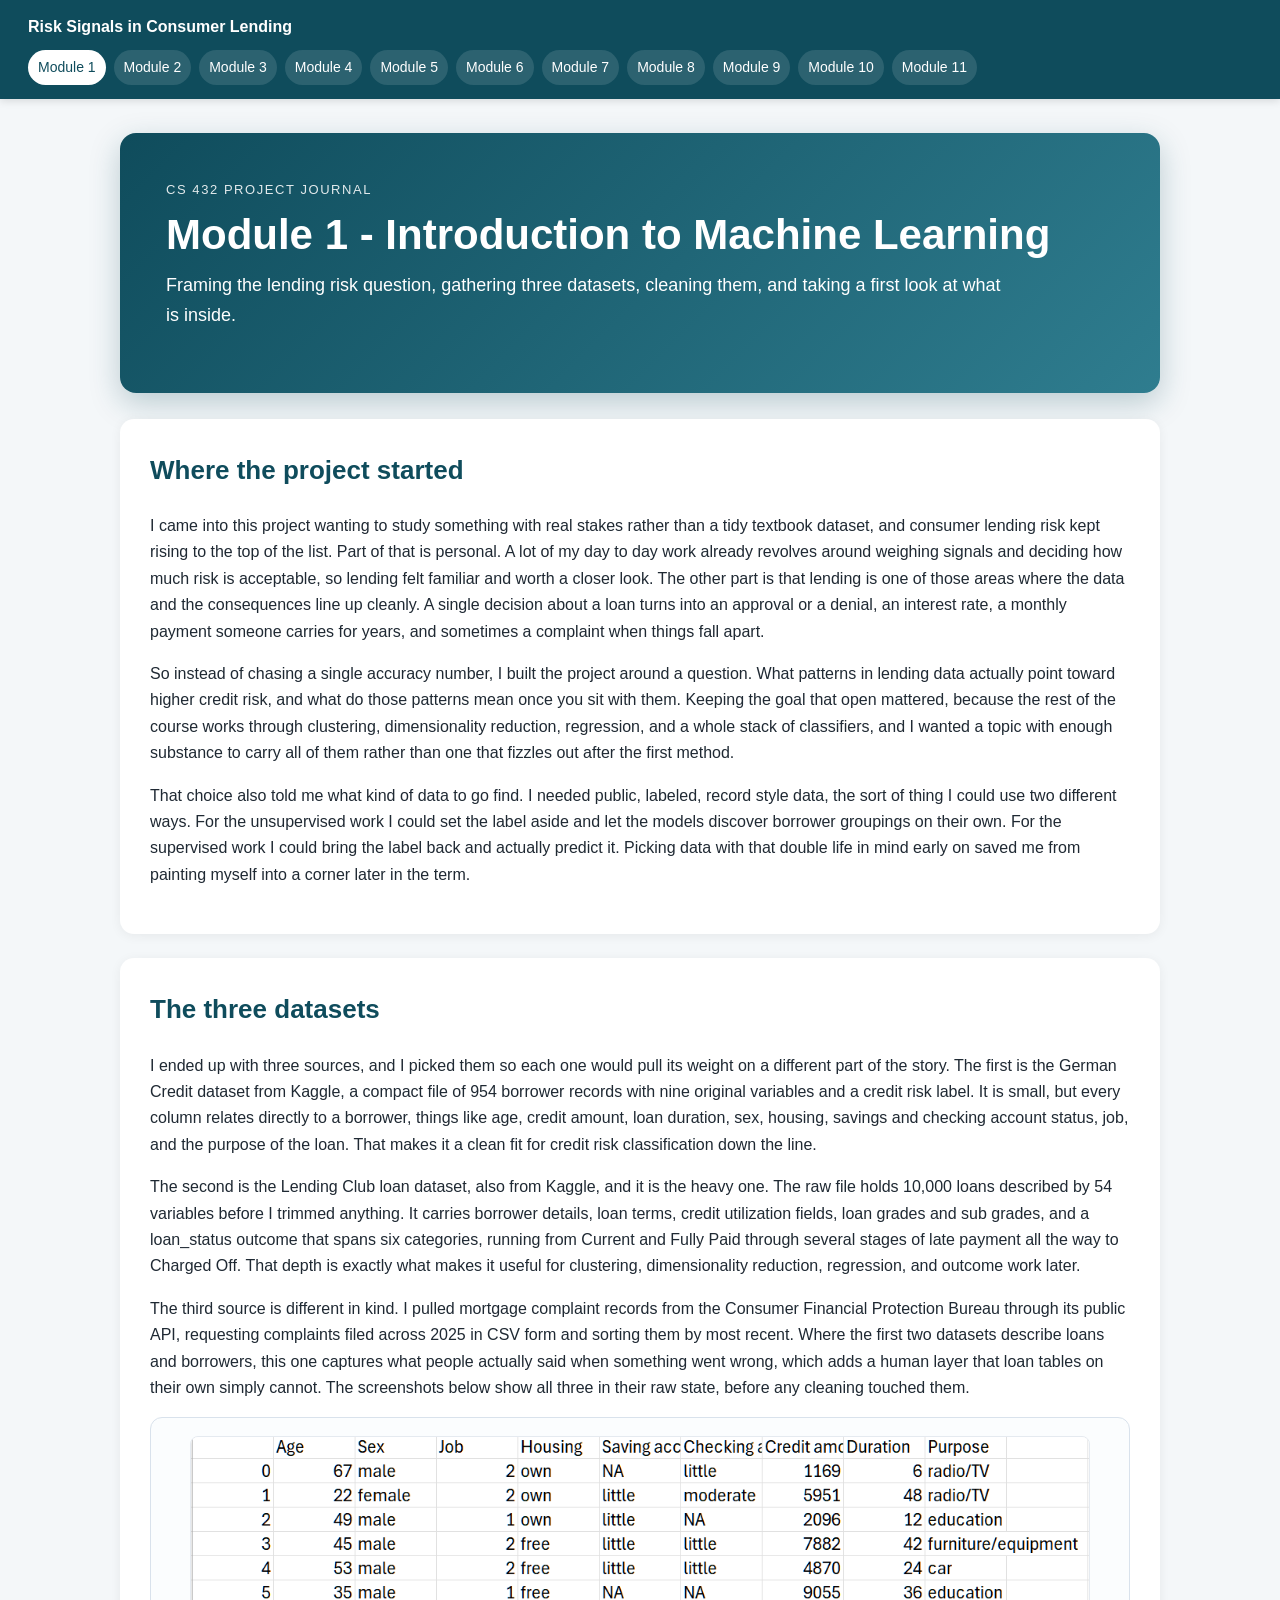
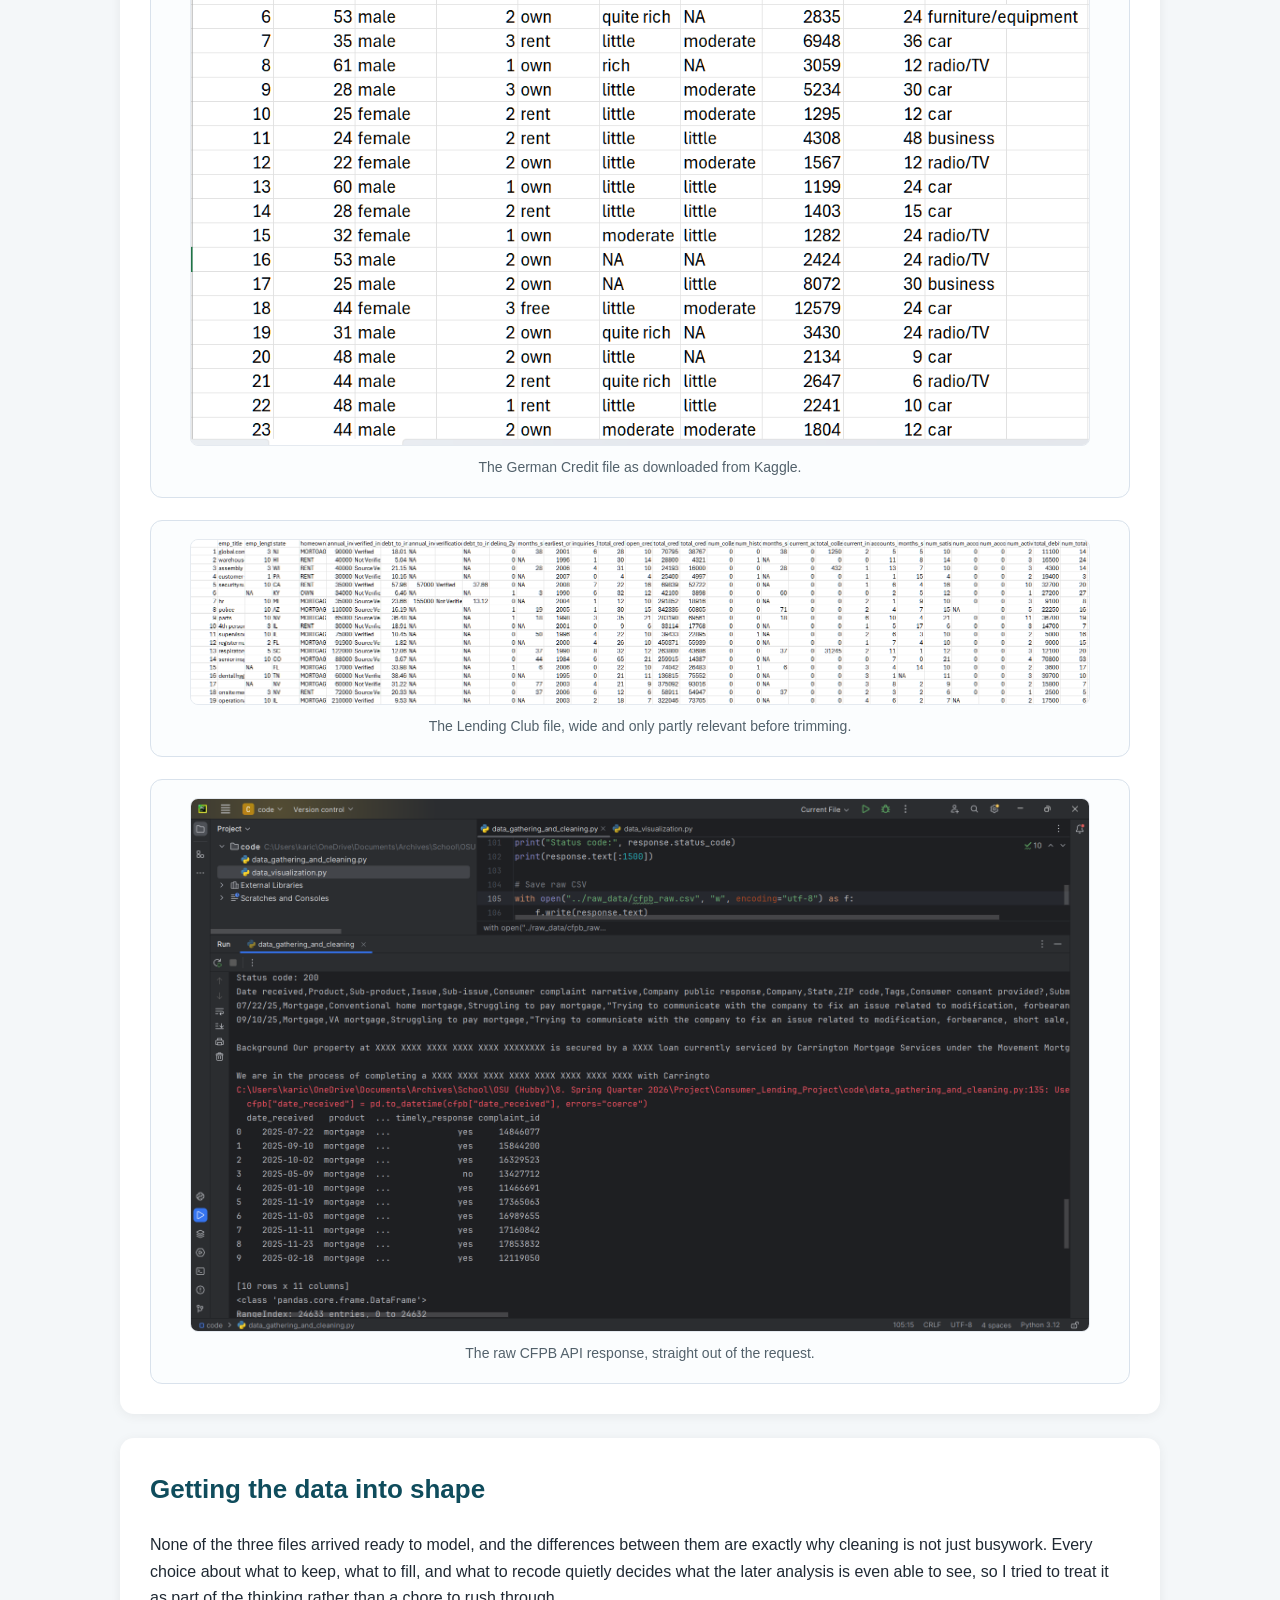
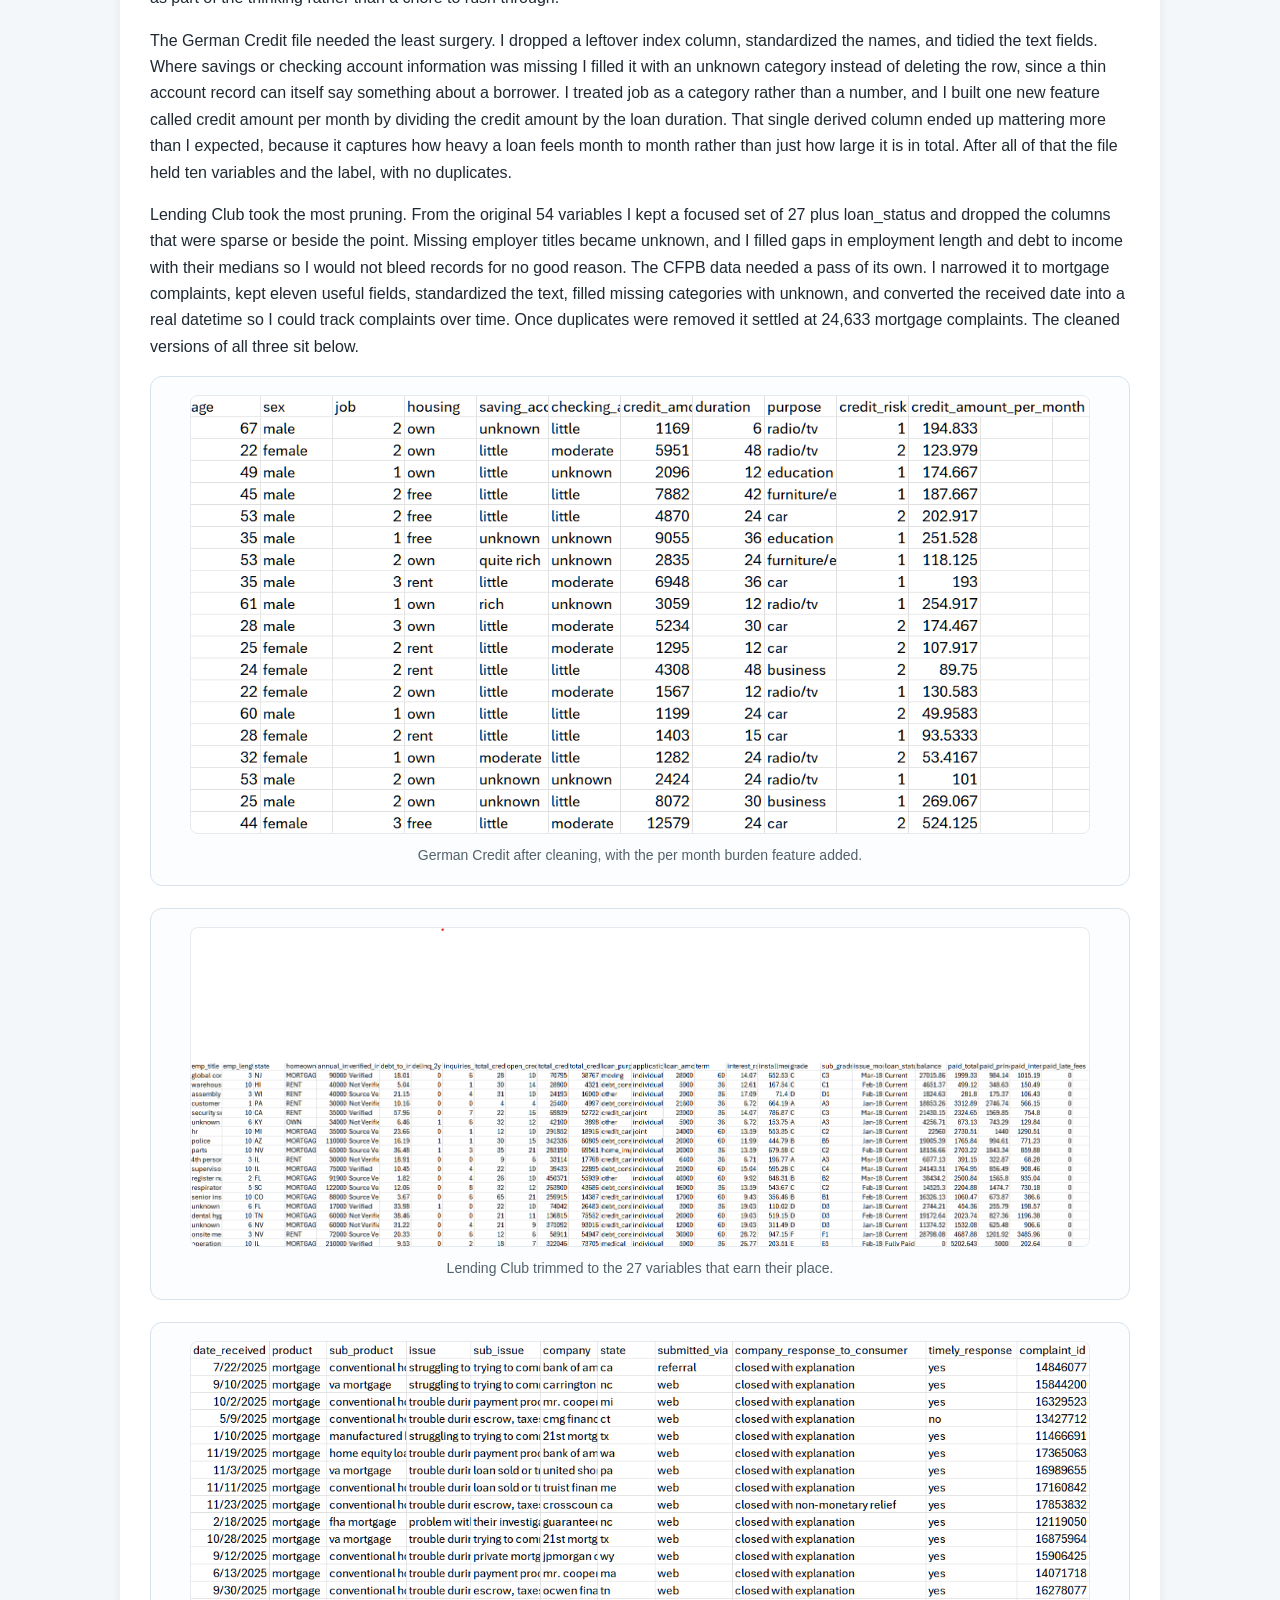
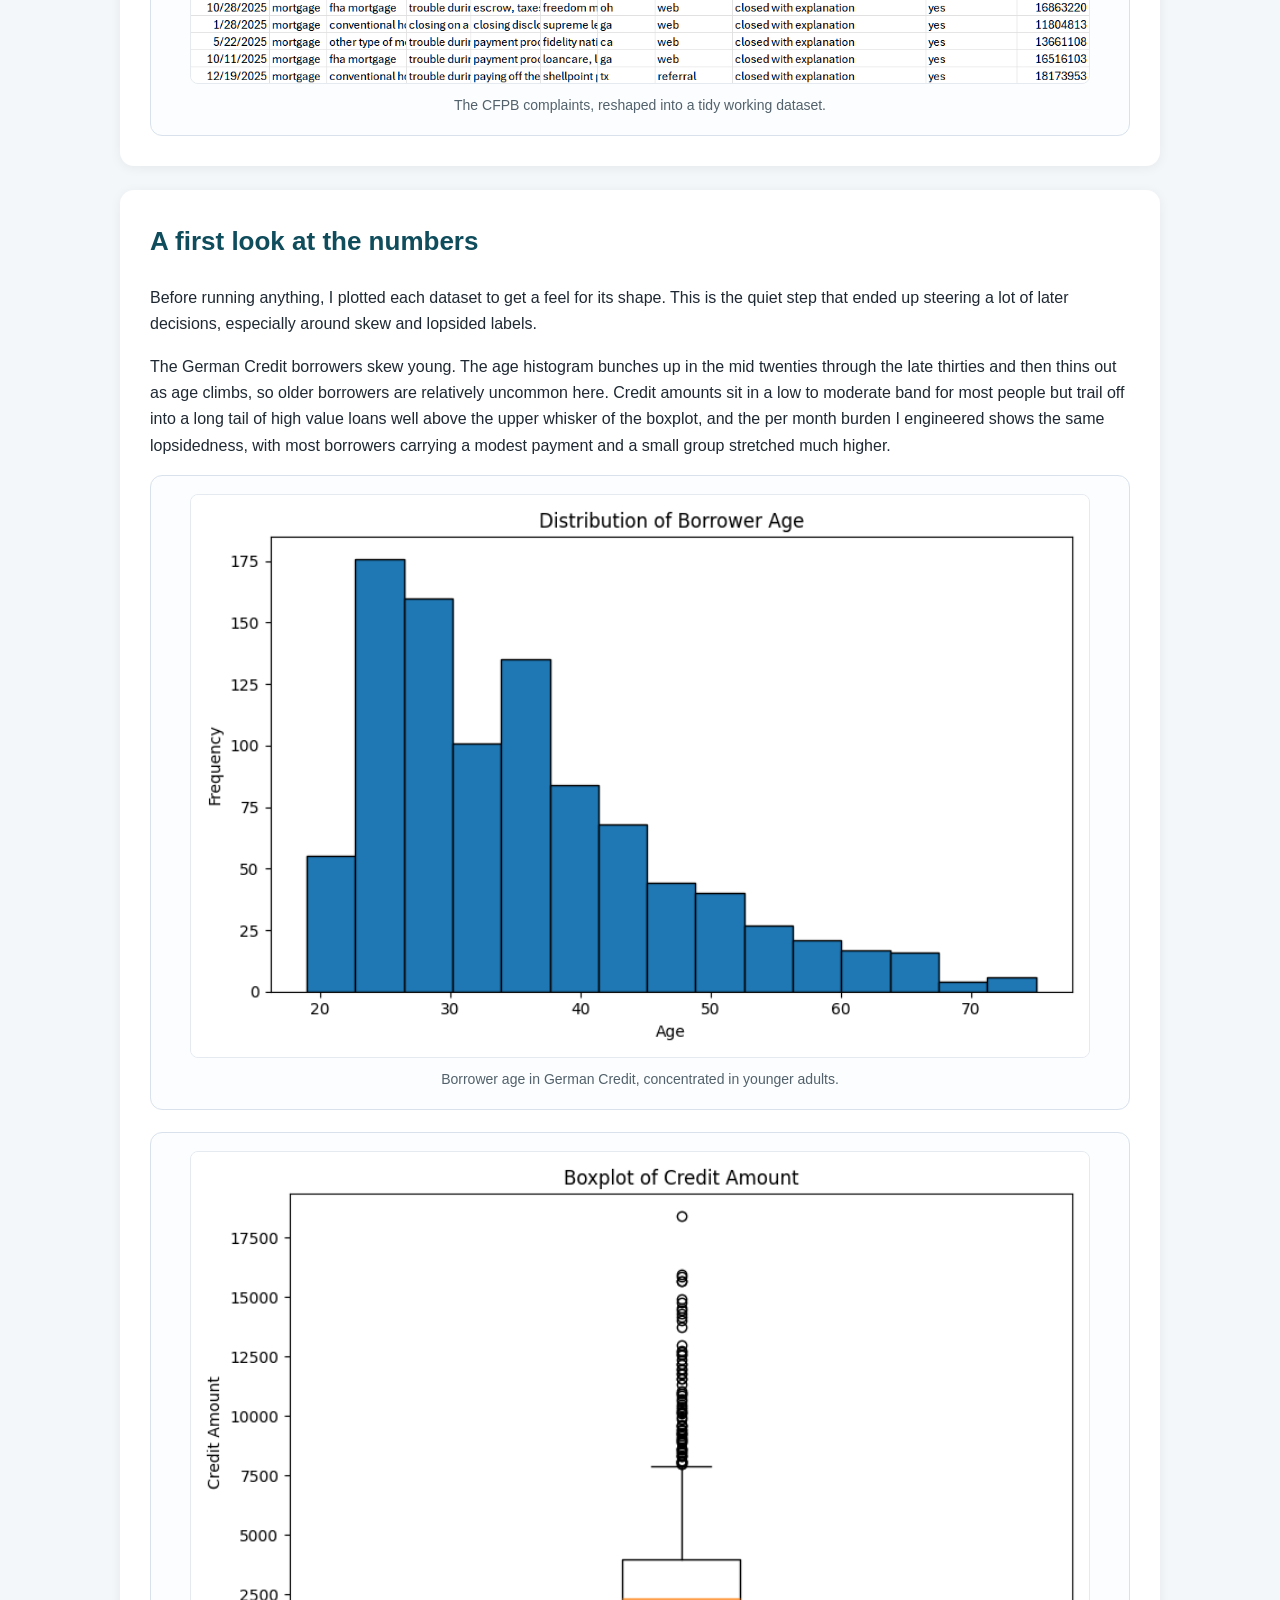
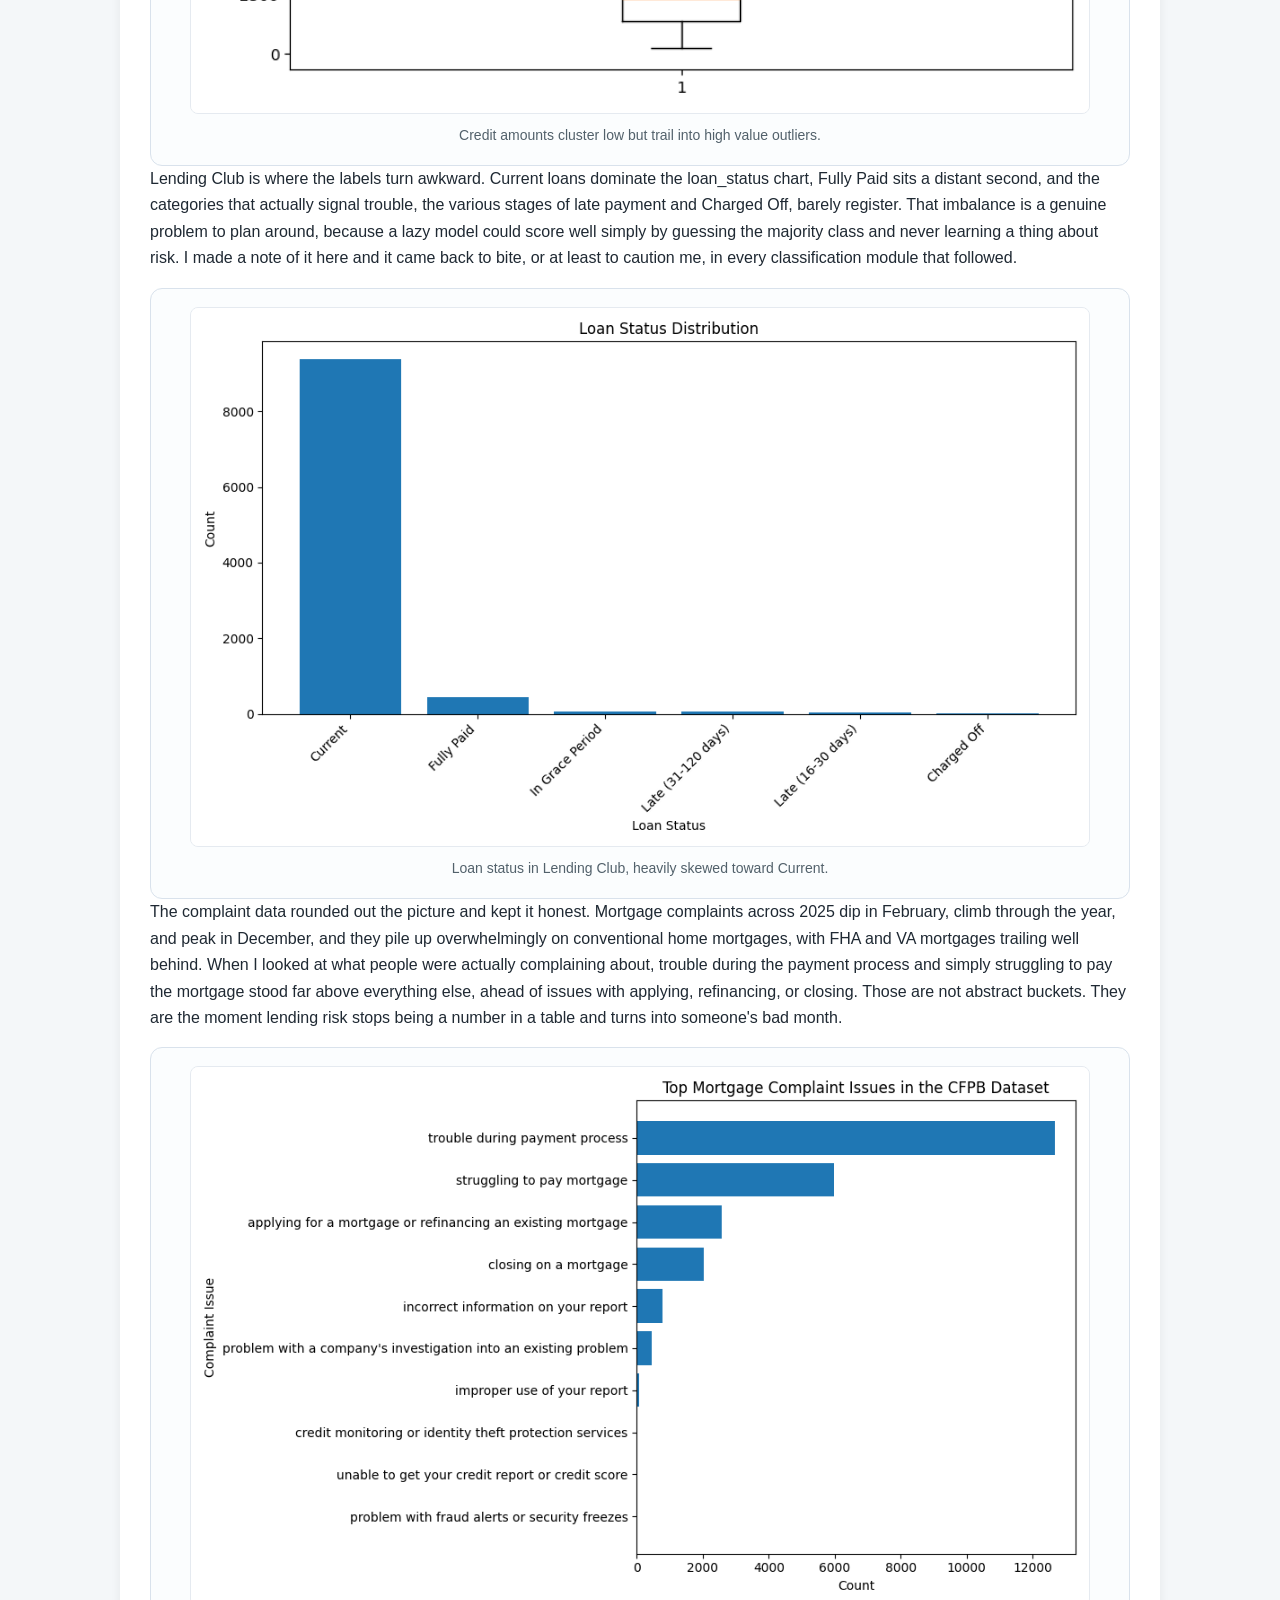
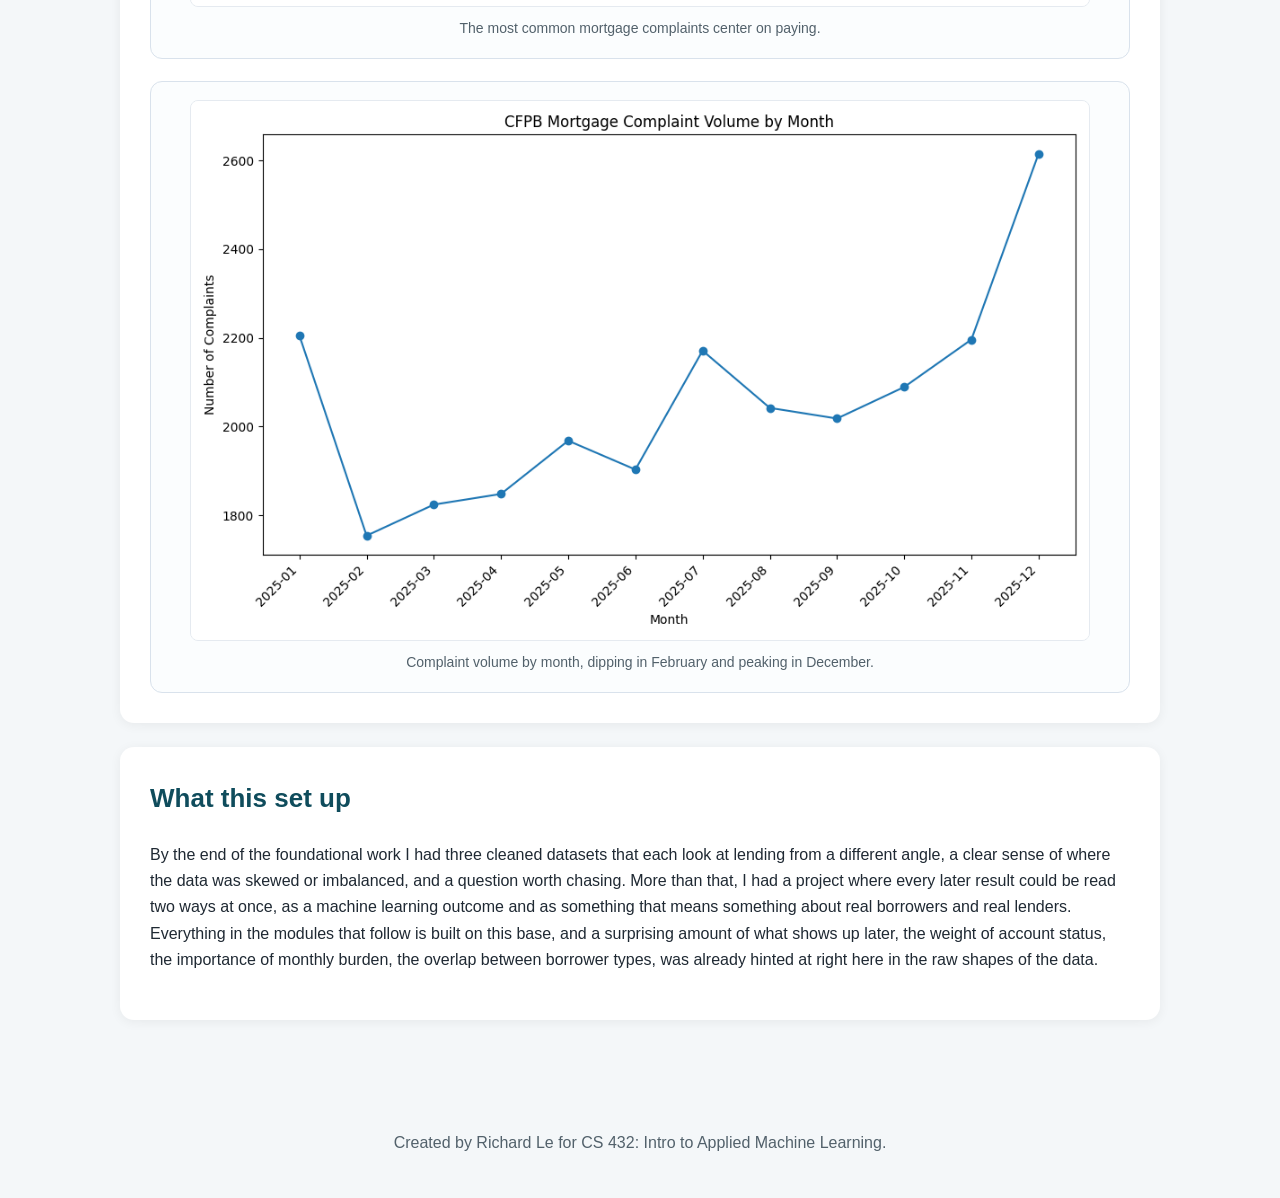
<file: modules/module01.html>
<!DOCTYPE html>
<html lang="en">
<head>
  <meta charset="UTF-8">
  <meta name="viewport" content="width=device-width, initial-scale=1.0">
  <title>Module 1 - Introduction to Machine Learning | Risk Signals in Consumer Lending</title>
  <link rel="stylesheet" href="../style.css">
</head>
<body>
  <header class="topbar">
    <a class="home-link" href="../index.html">Risk Signals in Consumer Lending</a>
    <nav><a class="active" href="module01.html">Module 1</a>
<a class="" href="module02.html">Module 2</a>
<a class="" href="module03.html">Module 3</a>
<a class="" href="module04.html">Module 4</a>
<a class="" href="module05.html">Module 5</a>
<a class="" href="module06.html">Module 6</a>
<a class="" href="module07.html">Module 7</a>
<a class="" href="module08.html">Module 8</a>
<a class="" href="module09.html">Module 9</a>
<a class="" href="module10.html">Module 10</a>
<a class="" href="module11.html">Module 11</a></nav>
  </header>

  <main class="page">
    <section class="page-hero">
      <p class="eyebrow">CS 432 Project Journal</p>
      <h1>Module 1 - Introduction to Machine Learning</h1>
      <p>Framing the lending risk question, gathering three datasets, cleaning them, and taking a first look at what is inside.</p>
    </section>

<section>
  <h2>Where the project started</h2>
  <p>
    I came into this project wanting to study something with real stakes rather than a tidy textbook dataset, and consumer lending risk kept rising to the top of the
    list. Part of that is personal. A lot of my day to day work already revolves around weighing signals and deciding how much risk is acceptable, so lending felt
    familiar and worth a closer look. The other part is that lending is one of those areas where the data and the consequences line up cleanly. A single decision about
    a loan turns into an approval or a denial, an interest rate, a monthly payment someone carries for years, and sometimes a complaint when things fall apart.
  </p>
  <p>
    So instead of chasing a single accuracy number, I built the project around a question. What patterns in lending data actually point toward higher credit risk, and
    what do those patterns mean once you sit with them. Keeping the goal that open mattered, because the rest of the course works through clustering, dimensionality
    reduction, regression, and a whole stack of classifiers, and I wanted a topic with enough substance to carry all of them rather than one that fizzles out after the
    first method.
  </p>
  <p>
    That choice also told me what kind of data to go find. I needed public, labeled, record style data, the sort of thing I could use two different ways. For the
    unsupervised work I could set the label aside and let the models discover borrower groupings on their own. For the supervised work I could bring the label back and
    actually predict it. Picking data with that double life in mind early on saved me from painting myself into a corner later in the term.
  </p>
</section>

<section>
  <h2>The three datasets</h2>
  <p>
    I ended up with three sources, and I picked them so each one would pull its weight on a different part of the story. The first is the German Credit dataset from
    Kaggle, a compact file of 954 borrower records with nine original variables and a credit risk label. It is small, but every column relates directly to a borrower,
    things like age, credit amount, loan duration, sex, housing, savings and checking account status, job, and the purpose of the loan. That makes it a clean fit for
    credit risk classification down the line.
  </p>
  <p>
    The second is the Lending Club loan dataset, also from Kaggle, and it is the heavy one. The raw file holds 10,000 loans described by 54 variables before I trimmed
    anything. It carries borrower details, loan terms, credit utilization fields, loan grades and sub grades, and a loan_status outcome that spans six categories,
    running from Current and Fully Paid through several stages of late payment all the way to Charged Off. That depth is exactly what makes it useful for clustering,
    dimensionality reduction, regression, and outcome work later.
  </p>
  <p>
    The third source is different in kind. I pulled mortgage complaint records from the Consumer Financial Protection Bureau through its public API, requesting
    complaints filed across 2025 in CSV form and sorting them by most recent. Where the first two datasets describe loans and borrowers, this one captures what people
    actually said when something went wrong, which adds a human layer that loan tables on their own simply cannot. The screenshots below show all three in their raw
    state, before any cleaning touched them.
  </p>
  <div class="visuals">
      <figure>
        <img src="../assets/module01/german_credit_raw_screenshot.png" alt="Raw German Credit dataset as downloaded, before cleaning.">
        <figcaption>The German Credit file as downloaded from Kaggle.</figcaption>
      </figure>
      <figure>
        <img src="../assets/module01/lending_club_raw_1_screenshot.png" alt="Raw Lending Club dataset as downloaded, before cleaning.">
        <figcaption>The Lending Club file, wide and only partly relevant before trimming.</figcaption>
      </figure>
      <figure>
        <img src="../assets/module01/cfpb_api_raw_screenshot.png" alt="Raw CFPB API response in CSV format.">
        <figcaption>The raw CFPB API response, straight out of the request.</figcaption>
      </figure>
  </div>
</section>

<section>
  <h2>Getting the data into shape</h2>
  <p>
    None of the three files arrived ready to model, and the differences between them are exactly why cleaning is not just busywork. Every choice about what to keep,
    what to fill, and what to recode quietly decides what the later analysis is even able to see, so I tried to treat it as part of the thinking rather than a chore to
    rush through.
  </p>
  <p>
    The German Credit file needed the least surgery. I dropped a leftover index column, standardized the names, and tidied the text fields. Where savings or checking
    account information was missing I filled it with an unknown category instead of deleting the row, since a thin account record can itself say something about a
    borrower. I treated job as a category rather than a number, and I built one new feature called credit amount per month by dividing the credit amount by the loan
    duration. That single derived column ended up mattering more than I expected, because it captures how heavy a loan feels month to month rather than just how large
    it is in total. After all of that the file held ten variables and the label, with no duplicates.
  </p>
  <p>
    Lending Club took the most pruning. From the original 54 variables I kept a focused set of 27 plus loan_status and dropped the columns that were sparse or beside
    the point. Missing employer titles became unknown, and I filled gaps in employment length and debt to income with their medians so I would not bleed records for no
    good reason. The CFPB data needed a pass of its own. I narrowed it to mortgage complaints, kept eleven useful fields, standardized the text, filled missing
    categories with unknown, and converted the received date into a real datetime so I could track complaints over time. Once duplicates were removed it settled at
    24,633 mortgage complaints. The cleaned versions of all three sit below.
  </p>
  <div class="visuals">
      <figure>
        <img src="../assets/module01/german_credit_cleaned_screenshot.png" alt="Cleaned German Credit dataset after preparation.">
        <figcaption>German Credit after cleaning, with the per month burden feature added.</figcaption>
      </figure>
      <figure>
        <img src="../assets/module01/lending_club_cleaned_screenshot.png" alt="Cleaned Lending Club dataset after trimming to 27 variables.">
        <figcaption>Lending Club trimmed to the 27 variables that earn their place.</figcaption>
      </figure>
      <figure>
        <img src="../assets/module01/cfpb_api_cleaned_screenshot.png" alt="Cleaned CFPB complaint dataset after import and preparation.">
        <figcaption>The CFPB complaints, reshaped into a tidy working dataset.</figcaption>
      </figure>
  </div>
</section>

<section>
  <h2>A first look at the numbers</h2>
  <p>
    Before running anything, I plotted each dataset to get a feel for its shape. This is the quiet step that ended up steering a lot of later decisions, especially
    around skew and lopsided labels.
  </p>
  <p>
    The German Credit borrowers skew young. The age histogram bunches up in the mid twenties through the late thirties and then thins out as age climbs, so older
    borrowers are relatively uncommon here. Credit amounts sit in a low to moderate band for most people but trail off into a long tail of high value loans well above
    the upper whisker of the boxplot, and the per month burden I engineered shows the same lopsidedness, with most borrowers carrying a modest payment and a small group
    stretched much higher.
  </p>
  <div class="visuals">
      <figure>
        <img src="../assets/module01/german_age_histogram.png" alt="Histogram of borrower age in the German Credit dataset.">
        <figcaption>Borrower age in German Credit, concentrated in younger adults.</figcaption>
      </figure>
      <figure>
        <img src="../assets/module01/german_credit_amount_boxplot.png" alt="Boxplot of credit amount in the German Credit dataset.">
        <figcaption>Credit amounts cluster low but trail into high value outliers.</figcaption>
      </figure>
  </div>
  <p>
    Lending Club is where the labels turn awkward. Current loans dominate the loan_status chart, Fully Paid sits a distant second, and the categories that actually
    signal trouble, the various stages of late payment and Charged Off, barely register. That imbalance is a genuine problem to plan around, because a lazy model could
    score well simply by guessing the majority class and never learning a thing about risk. I made a note of it here and it came back to bite, or at least to caution
    me, in every classification module that followed.
  </p>
  <div class="visuals">
      <figure>
        <img src="../assets/module01/lending_status_distribution.png" alt="Bar chart of loan status categories in the Lending Club dataset.">
        <figcaption>Loan status in Lending Club, heavily skewed toward Current.</figcaption>
      </figure>
  </div>
  <p>
    The complaint data rounded out the picture and kept it honest. Mortgage complaints across 2025 dip in February, climb through the year, and peak in December, and
    they pile up overwhelmingly on conventional home mortgages, with FHA and VA mortgages trailing well behind. When I looked at what people were actually complaining
    about, trouble during the payment process and simply struggling to pay the mortgage stood far above everything else, ahead of issues with applying, refinancing, or
    closing. Those are not abstract buckets. They are the moment lending risk stops being a number in a table and turns into someone's bad month.
  </p>
  <div class="visuals">
      <figure>
        <img src="../assets/module01/cfpb_top_mortgage_issues.png" alt="Bar chart of the most common CFPB mortgage complaint issues.">
        <figcaption>The most common mortgage complaints center on paying.</figcaption>
      </figure>
      <figure>
        <img src="../assets/module01/cfpb_mortgage_complaints_by_month.png" alt="Line chart of CFPB mortgage complaint volume by month across 2025.">
        <figcaption>Complaint volume by month, dipping in February and peaking in December.</figcaption>
      </figure>
  </div>
</section>

<section>
  <h2>What this set up</h2>
  <p>
    By the end of the foundational work I had three cleaned datasets that each look at lending from a different angle, a clear sense of where the data was skewed or
    imbalanced, and a question worth chasing. More than that, I had a project where every later result could be read two ways at once, as a machine learning outcome and
    as something that means something about real borrowers and real lenders. Everything in the modules that follow is built on this base, and a surprising amount of
    what shows up later, the weight of account status, the importance of monthly burden, the overlap between borrower types, was already hinted at right here in the raw
    shapes of the data.
  </p>
</section>

  </main>

  <footer>
    <p>Created by Richard Le for CS 432: Intro to Applied Machine Learning.</p>
  </footer>
</body>
</html>
</file>
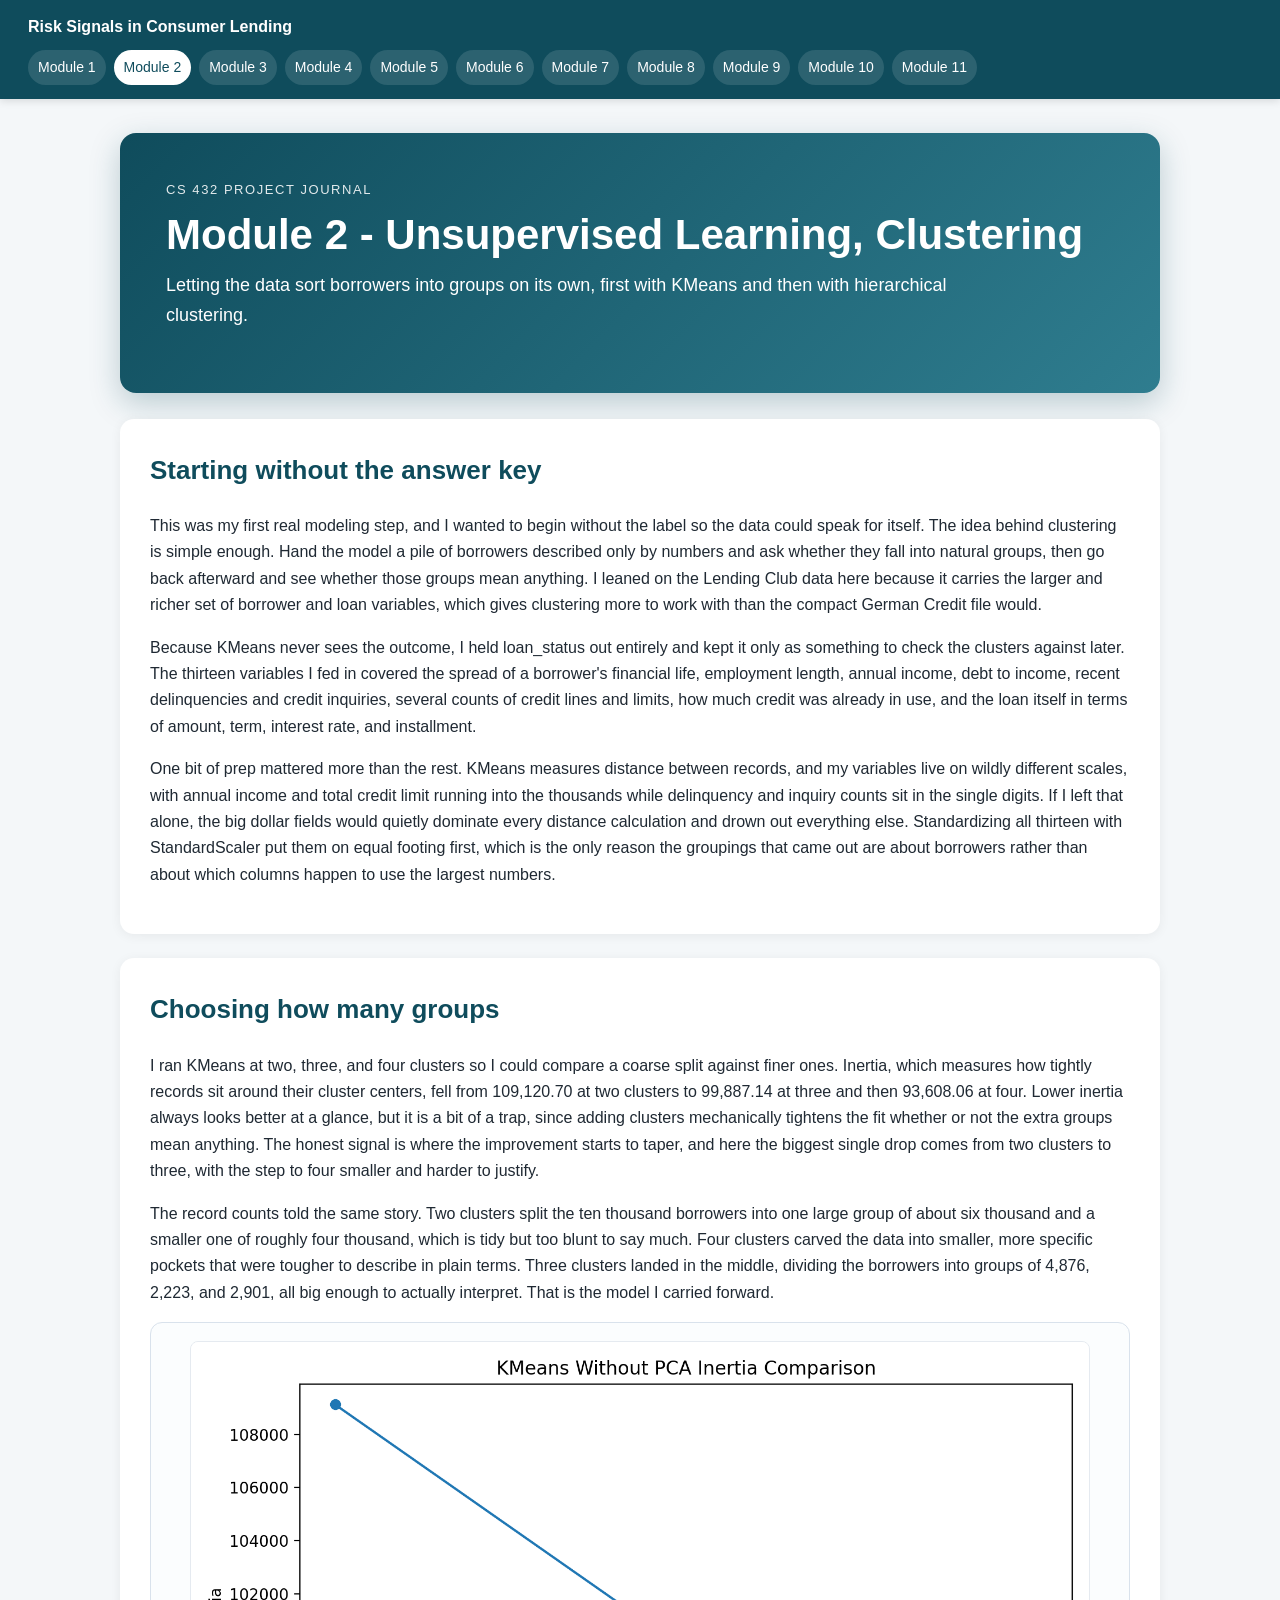
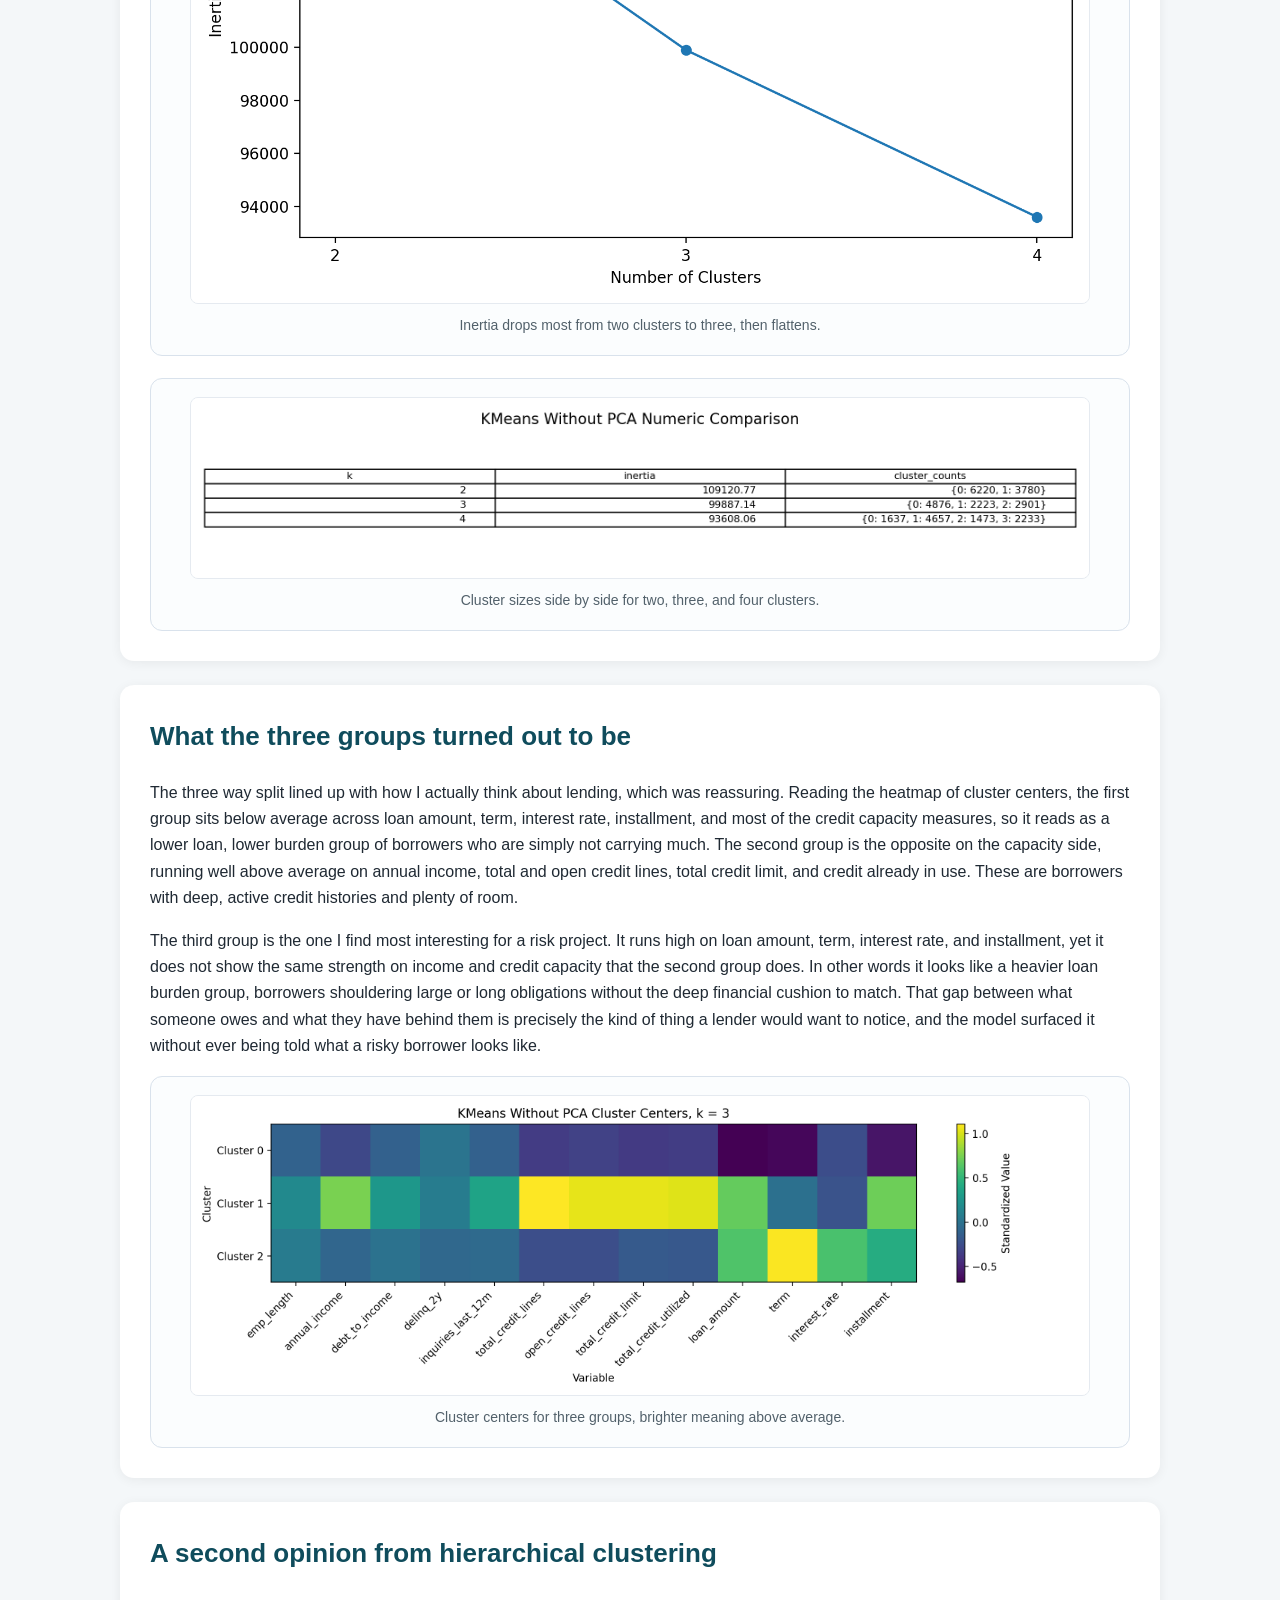
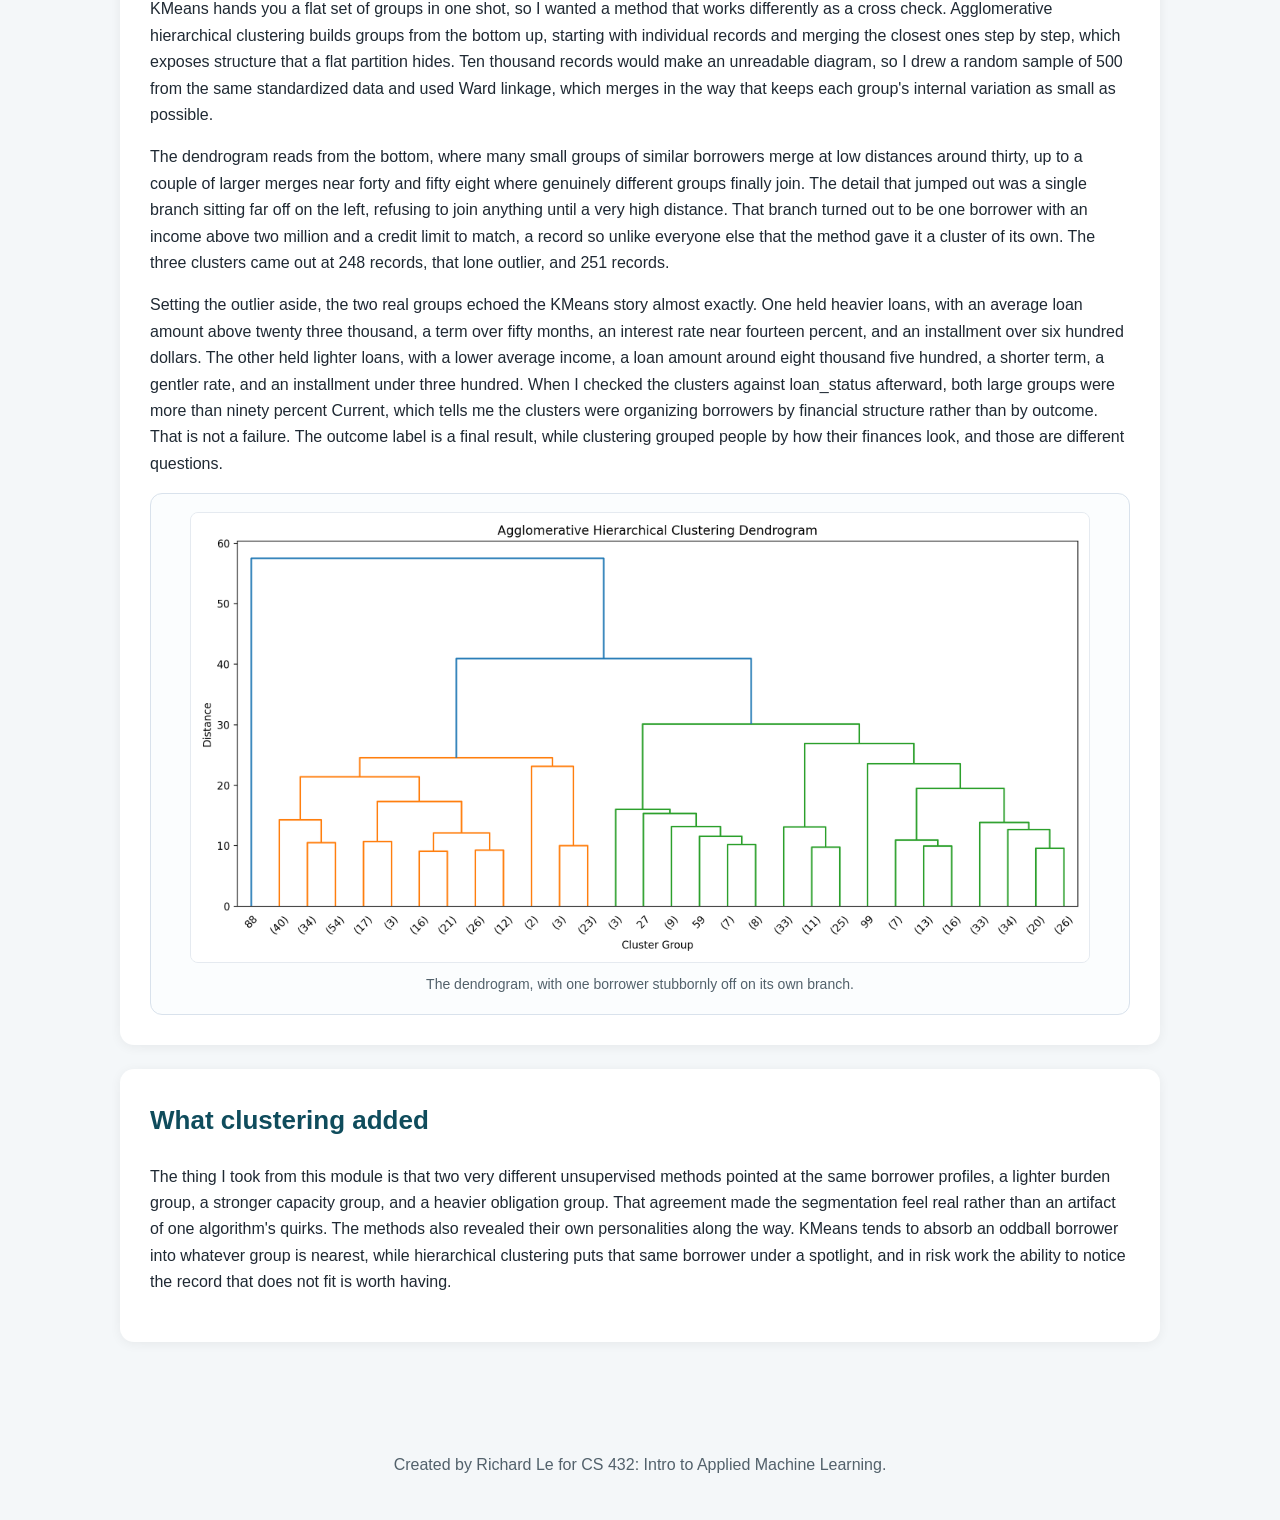
<file: modules/module02.html>
<!DOCTYPE html>
<html lang="en">
<head>
  <meta charset="UTF-8">
  <meta name="viewport" content="width=device-width, initial-scale=1.0">
  <title>Module 2 - Unsupervised Learning, Clustering | Risk Signals in Consumer Lending</title>
  <link rel="stylesheet" href="../style.css">
</head>
<body>
  <header class="topbar">
    <a class="home-link" href="../index.html">Risk Signals in Consumer Lending</a>
    <nav><a class="" href="module01.html">Module 1</a>
<a class="active" href="module02.html">Module 2</a>
<a class="" href="module03.html">Module 3</a>
<a class="" href="module04.html">Module 4</a>
<a class="" href="module05.html">Module 5</a>
<a class="" href="module06.html">Module 6</a>
<a class="" href="module07.html">Module 7</a>
<a class="" href="module08.html">Module 8</a>
<a class="" href="module09.html">Module 9</a>
<a class="" href="module10.html">Module 10</a>
<a class="" href="module11.html">Module 11</a></nav>
  </header>

  <main class="page">
    <section class="page-hero">
      <p class="eyebrow">CS 432 Project Journal</p>
      <h1>Module 2 - Unsupervised Learning, Clustering</h1>
      <p>Letting the data sort borrowers into groups on its own, first with KMeans and then with hierarchical clustering.</p>
    </section>

<section>
  <h2>Starting without the answer key</h2>
  <p>
    This was my first real modeling step, and I wanted to begin without the label so the data could speak for itself. The idea behind clustering is simple enough.
    Hand the model a pile of borrowers described only by numbers and ask whether they fall into natural groups, then go back afterward and see whether those groups
    mean anything. I leaned on the Lending Club data here because it carries the larger and richer set of borrower and loan variables, which gives clustering more to
    work with than the compact German Credit file would.
  </p>
  <p>
    Because KMeans never sees the outcome, I held loan_status out entirely and kept it only as something to check the clusters against later. The thirteen variables I
    fed in covered the spread of a borrower's financial life, employment length, annual income, debt to income, recent delinquencies and credit inquiries, several
    counts of credit lines and limits, how much credit was already in use, and the loan itself in terms of amount, term, interest rate, and installment.
  </p>
  <p>
    One bit of prep mattered more than the rest. KMeans measures distance between records, and my variables live on wildly different scales, with annual income and
    total credit limit running into the thousands while delinquency and inquiry counts sit in the single digits. If I left that alone, the big dollar fields would
    quietly dominate every distance calculation and drown out everything else. Standardizing all thirteen with StandardScaler put them on equal footing first, which
    is the only reason the groupings that came out are about borrowers rather than about which columns happen to use the largest numbers.
  </p>
</section>

<section>
  <h2>Choosing how many groups</h2>
  <p>
    I ran KMeans at two, three, and four clusters so I could compare a coarse split against finer ones. Inertia, which measures how tightly records sit around their
    cluster centers, fell from 109,120.70 at two clusters to 99,887.14 at three and then 93,608.06 at four. Lower inertia always looks better at a glance, but it is a
    bit of a trap, since adding clusters mechanically tightens the fit whether or not the extra groups mean anything. The honest signal is where the improvement starts
    to taper, and here the biggest single drop comes from two clusters to three, with the step to four smaller and harder to justify.
  </p>
  <p>
    The record counts told the same story. Two clusters split the ten thousand borrowers into one large group of about six thousand and a smaller one of roughly four
    thousand, which is tidy but too blunt to say much. Four clusters carved the data into smaller, more specific pockets that were tougher to describe in plain terms.
    Three clusters landed in the middle, dividing the borrowers into groups of 4,876, 2,223, and 2,901, all big enough to actually interpret. That is the model I
    carried forward.
  </p>
  <div class="visuals">
      <figure>
        <img src="../assets/module02/lending_kmeans_no_pca_inertia.png" alt="Line chart of KMeans inertia at two, three, and four clusters.">
        <figcaption>Inertia drops most from two clusters to three, then flattens.</figcaption>
      </figure>
      <figure>
        <img src="../assets/module02/lending_kmeans_no_pca_numeric_comparison.png" alt="Table comparing KMeans cluster sizes and inertia across k values.">
        <figcaption>Cluster sizes side by side for two, three, and four clusters.</figcaption>
      </figure>
  </div>
</section>

<section>
  <h2>What the three groups turned out to be</h2>
  <p>
    The three way split lined up with how I actually think about lending, which was reassuring. Reading the heatmap of cluster centers, the first group sits below
    average across loan amount, term, interest rate, installment, and most of the credit capacity measures, so it reads as a lower loan, lower burden group of
    borrowers who are simply not carrying much. The second group is the opposite on the capacity side, running well above average on annual income, total and open
    credit lines, total credit limit, and credit already in use. These are borrowers with deep, active credit histories and plenty of room.
  </p>
  <p>
    The third group is the one I find most interesting for a risk project. It runs high on loan amount, term, interest rate, and installment, yet it does not show the
    same strength on income and credit capacity that the second group does. In other words it looks like a heavier loan burden group, borrowers shouldering large or
    long obligations without the deep financial cushion to match. That gap between what someone owes and what they have behind them is precisely the kind of thing a
    lender would want to notice, and the model surfaced it without ever being told what a risky borrower looks like.
  </p>
  <div class="visuals">
      <figure>
        <img src="../assets/module02/lending_kmeans_no_pca_k3_heatmap.png" alt="Heatmap of standardized cluster centers for the three cluster KMeans model.">
        <figcaption>Cluster centers for three groups, brighter meaning above average.</figcaption>
      </figure>
  </div>
</section>

<section>
  <h2>A second opinion from hierarchical clustering</h2>
  <p>
    KMeans hands you a flat set of groups in one shot, so I wanted a method that works differently as a cross check. Agglomerative hierarchical clustering builds
    groups from the bottom up, starting with individual records and merging the closest ones step by step, which exposes structure that a flat partition hides. Ten
    thousand records would make an unreadable diagram, so I drew a random sample of 500 from the same standardized data and used Ward linkage, which merges in the way
    that keeps each group's internal variation as small as possible.
  </p>
  <p>
    The dendrogram reads from the bottom, where many small groups of similar borrowers merge at low distances around thirty, up to a couple of larger merges near
    forty and fifty eight where genuinely different groups finally join. The detail that jumped out was a single branch sitting far off on the left, refusing to join
    anything until a very high distance. That branch turned out to be one borrower with an income above two million and a credit limit to match, a record so unlike
    everyone else that the method gave it a cluster of its own. The three clusters came out at 248 records, that lone outlier, and 251 records.
  </p>
  <p>
    Setting the outlier aside, the two real groups echoed the KMeans story almost exactly. One held heavier loans, with an average loan amount above twenty three
    thousand, a term over fifty months, an interest rate near fourteen percent, and an installment over six hundred dollars. The other held lighter loans, with a lower
    average income, a loan amount around eight thousand five hundred, a shorter term, a gentler rate, and an installment under three hundred. When I checked the
    clusters against loan_status afterward, both large groups were more than ninety percent Current, which tells me the clusters were organizing borrowers by financial
    structure rather than by outcome. That is not a failure. The outcome label is a final result, while clustering grouped people by how their finances look, and those
    are different questions.
  </p>
  <div class="visuals">
      <figure>
        <img src="../assets/module02/lending_agglomerative_dendrogram.png" alt="Dendrogram from agglomerative hierarchical clustering of a 500 record sample.">
        <figcaption>The dendrogram, with one borrower stubbornly off on its own branch.</figcaption>
      </figure>
  </div>
</section>

<section>
  <h2>What clustering added</h2>
  <p>
    The thing I took from this module is that two very different unsupervised methods pointed at the same borrower profiles, a lighter burden group, a stronger
    capacity group, and a heavier obligation group. That agreement made the segmentation feel real rather than an artifact of one algorithm's quirks. The methods also
    revealed their own personalities along the way. KMeans tends to absorb an oddball borrower into whatever group is nearest, while hierarchical clustering puts that
    same borrower under a spotlight, and in risk work the ability to notice the record that does not fit is worth having.
  </p>
</section>

  </main>

  <footer>
    <p>Created by Richard Le for CS 432: Intro to Applied Machine Learning.</p>
  </footer>
</body>
</html>
</file>
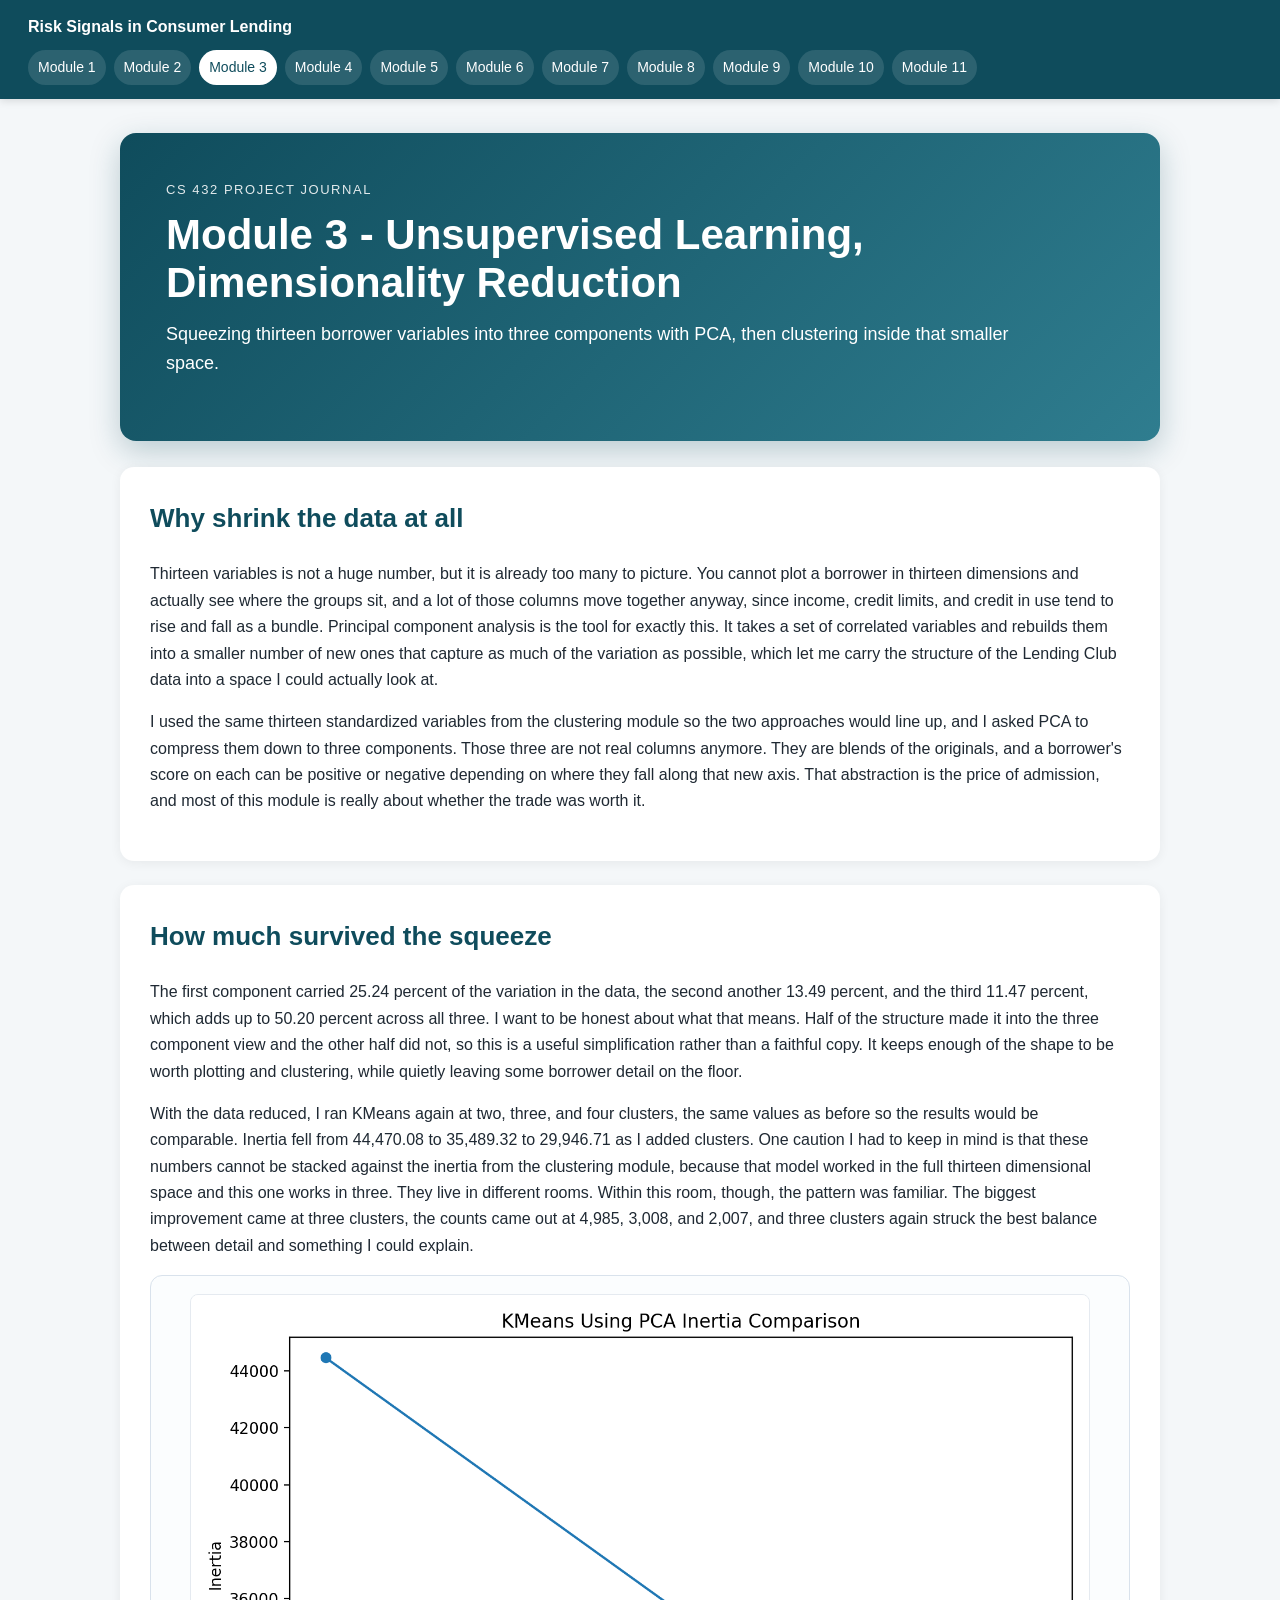
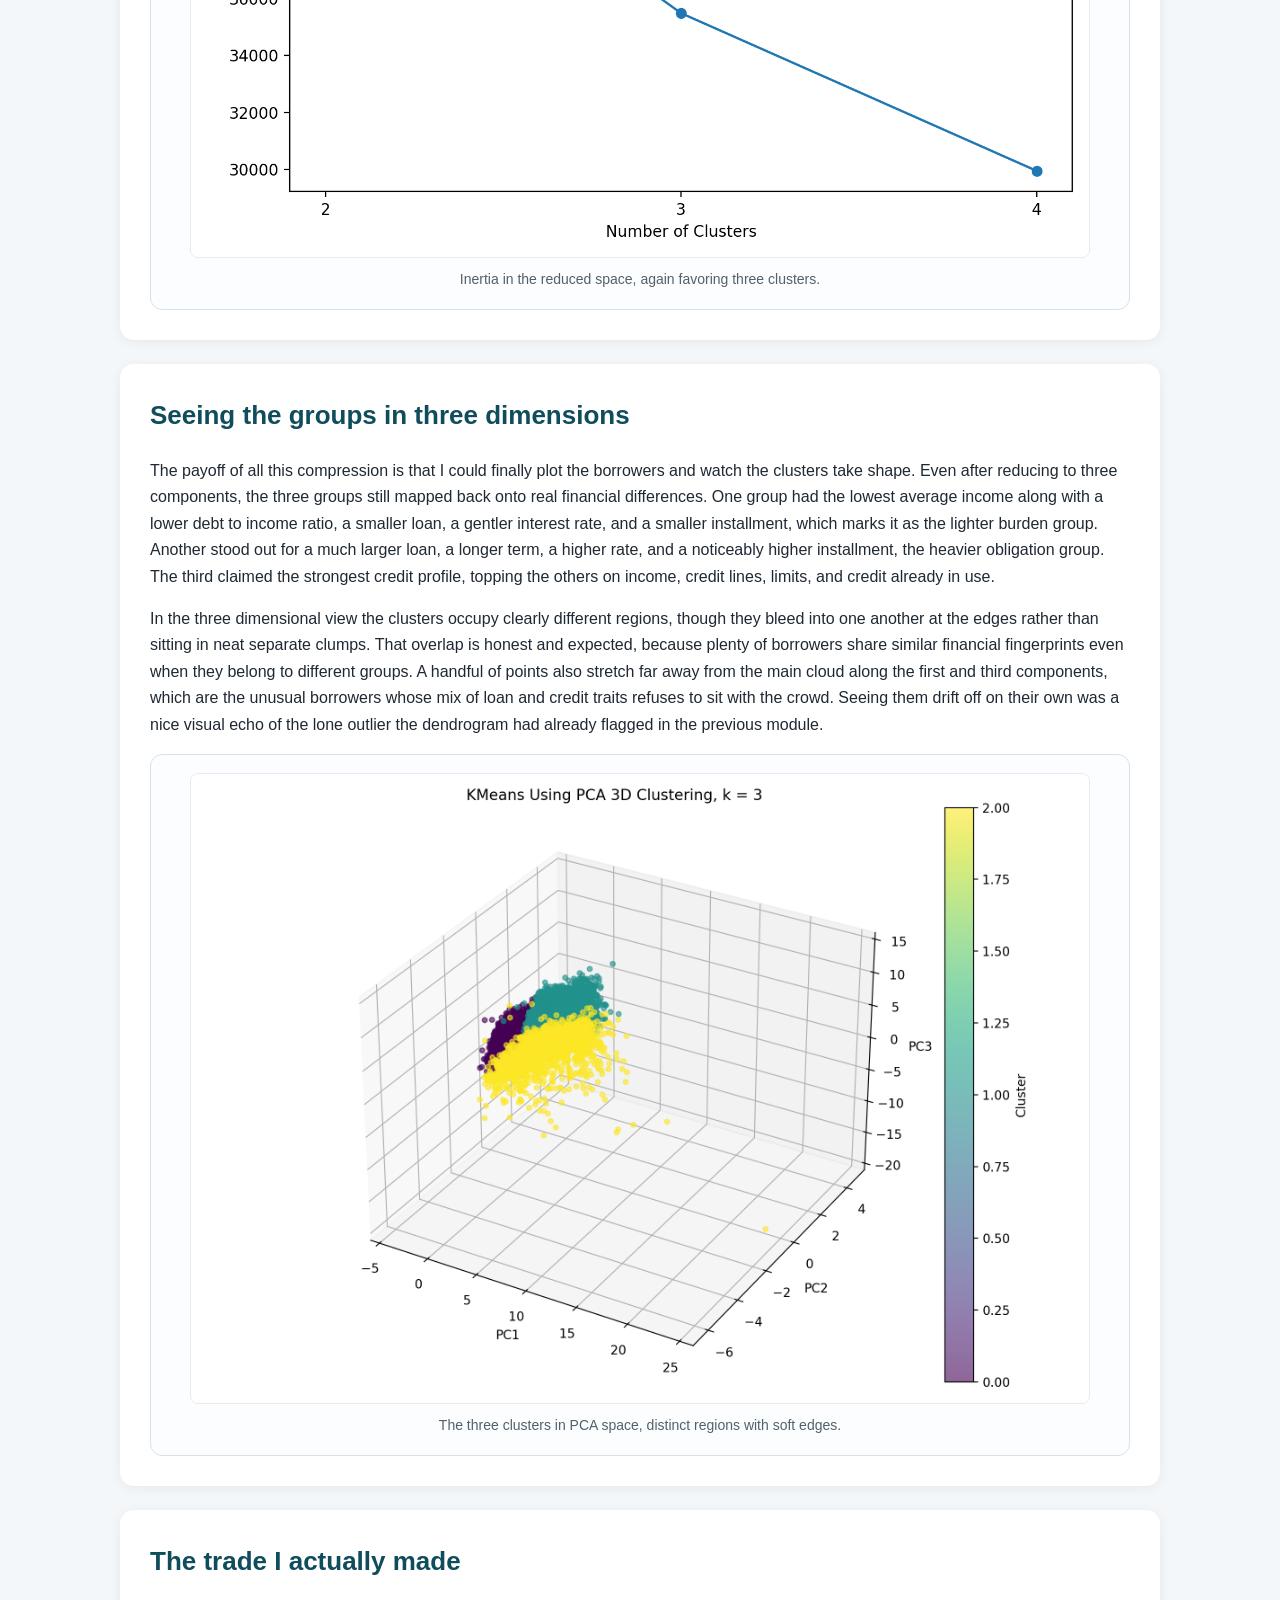
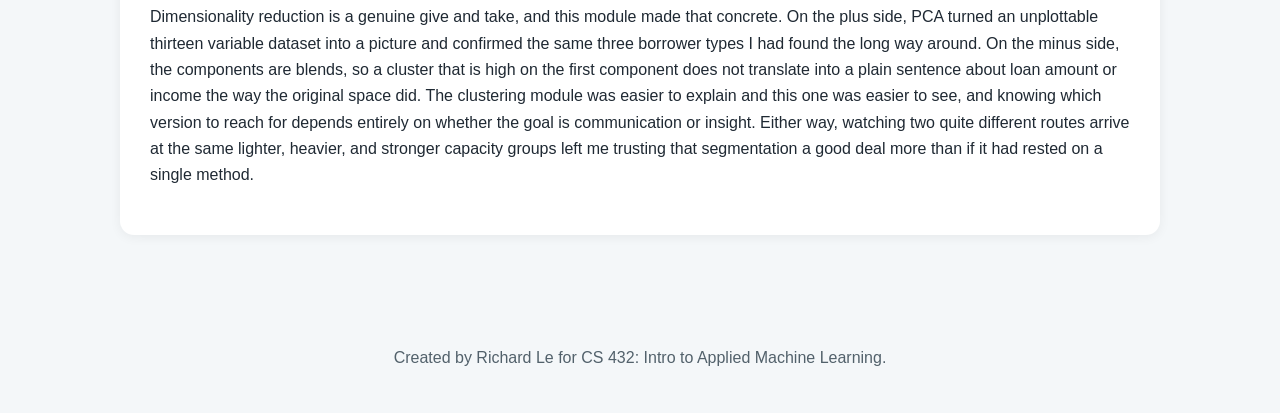
<file: modules/module03.html>
<!DOCTYPE html>
<html lang="en">
<head>
  <meta charset="UTF-8">
  <meta name="viewport" content="width=device-width, initial-scale=1.0">
  <title>Module 3 - Unsupervised Learning, Dimensionality Reduction | Risk Signals in Consumer Lending</title>
  <link rel="stylesheet" href="../style.css">
</head>
<body>
  <header class="topbar">
    <a class="home-link" href="../index.html">Risk Signals in Consumer Lending</a>
    <nav><a class="" href="module01.html">Module 1</a>
<a class="" href="module02.html">Module 2</a>
<a class="active" href="module03.html">Module 3</a>
<a class="" href="module04.html">Module 4</a>
<a class="" href="module05.html">Module 5</a>
<a class="" href="module06.html">Module 6</a>
<a class="" href="module07.html">Module 7</a>
<a class="" href="module08.html">Module 8</a>
<a class="" href="module09.html">Module 9</a>
<a class="" href="module10.html">Module 10</a>
<a class="" href="module11.html">Module 11</a></nav>
  </header>

  <main class="page">
    <section class="page-hero">
      <p class="eyebrow">CS 432 Project Journal</p>
      <h1>Module 3 - Unsupervised Learning, Dimensionality Reduction</h1>
      <p>Squeezing thirteen borrower variables into three components with PCA, then clustering inside that smaller space.</p>
    </section>

<section>
  <h2>Why shrink the data at all</h2>
  <p>
    Thirteen variables is not a huge number, but it is already too many to picture. You cannot plot a borrower in thirteen dimensions and actually see where the groups
    sit, and a lot of those columns move together anyway, since income, credit limits, and credit in use tend to rise and fall as a bundle. Principal component analysis
    is the tool for exactly this. It takes a set of correlated variables and rebuilds them into a smaller number of new ones that capture as much of the variation as
    possible, which let me carry the structure of the Lending Club data into a space I could actually look at.
  </p>
  <p>
    I used the same thirteen standardized variables from the clustering module so the two approaches would line up, and I asked PCA to compress them down to three
    components. Those three are not real columns anymore. They are blends of the originals, and a borrower's score on each can be positive or negative depending on
    where they fall along that new axis. That abstraction is the price of admission, and most of this module is really about whether the trade was worth it.
  </p>
</section>

<section>
  <h2>How much survived the squeeze</h2>
  <p>
    The first component carried 25.24 percent of the variation in the data, the second another 13.49 percent, and the third 11.47 percent, which adds up to 50.20
    percent across all three. I want to be honest about what that means. Half of the structure made it into the three component view and the other half did not, so
    this is a useful simplification rather than a faithful copy. It keeps enough of the shape to be worth plotting and clustering, while quietly leaving some borrower
    detail on the floor.
  </p>
  <p>
    With the data reduced, I ran KMeans again at two, three, and four clusters, the same values as before so the results would be comparable. Inertia fell from
    44,470.08 to 35,489.32 to 29,946.71 as I added clusters. One caution I had to keep in mind is that these numbers cannot be stacked against the inertia from the
    clustering module, because that model worked in the full thirteen dimensional space and this one works in three. They live in different rooms. Within this room,
    though, the pattern was familiar. The biggest improvement came at three clusters, the counts came out at 4,985, 3,008, and 2,007, and three clusters again struck
    the best balance between detail and something I could explain.
  </p>
  <div class="visuals">
      <figure>
        <img src="../assets/module03/lending_kmeans_pca_inertia.png" alt="Line chart of KMeans inertia on PCA components at two, three, and four clusters.">
        <figcaption>Inertia in the reduced space, again favoring three clusters.</figcaption>
      </figure>
  </div>
</section>

<section>
  <h2>Seeing the groups in three dimensions</h2>
  <p>
    The payoff of all this compression is that I could finally plot the borrowers and watch the clusters take shape. Even after reducing to three components, the three
    groups still mapped back onto real financial differences. One group had the lowest average income along with a lower debt to income ratio, a smaller loan, a gentler
    interest rate, and a smaller installment, which marks it as the lighter burden group. Another stood out for a much larger loan, a longer term, a higher rate, and a
    noticeably higher installment, the heavier obligation group. The third claimed the strongest credit profile, topping the others on income, credit lines, limits, and
    credit already in use.
  </p>
  <p>
    In the three dimensional view the clusters occupy clearly different regions, though they bleed into one another at the edges rather than sitting in neat separate
    clumps. That overlap is honest and expected, because plenty of borrowers share similar financial fingerprints even when they belong to different groups. A handful
    of points also stretch far away from the main cloud along the first and third components, which are the unusual borrowers whose mix of loan and credit traits
    refuses to sit with the crowd. Seeing them drift off on their own was a nice visual echo of the lone outlier the dendrogram had already flagged in the previous
    module.
  </p>
  <div class="visuals">
      <figure>
        <img src="../assets/module03/lending_kmeans_pca_k3_3d.png" alt="Three dimensional scatter plot of borrowers colored by cluster in PCA space.">
        <figcaption>The three clusters in PCA space, distinct regions with soft edges.</figcaption>
      </figure>
  </div>
</section>

<section>
  <h2>The trade I actually made</h2>
  <p>
    Dimensionality reduction is a genuine give and take, and this module made that concrete. On the plus side, PCA turned an unplottable thirteen variable dataset into
    a picture and confirmed the same three borrower types I had found the long way around. On the minus side, the components are blends, so a cluster that is high on
    the first component does not translate into a plain sentence about loan amount or income the way the original space did. The clustering module was easier to explain
    and this one was easier to see, and knowing which version to reach for depends entirely on whether the goal is communication or insight. Either way, watching two
    quite different routes arrive at the same lighter, heavier, and stronger capacity groups left me trusting that segmentation a good deal more than if it had rested
    on a single method.
  </p>
</section>

  </main>

  <footer>
    <p>Created by Richard Le for CS 432: Intro to Applied Machine Learning.</p>
  </footer>
</body>
</html>
</file>
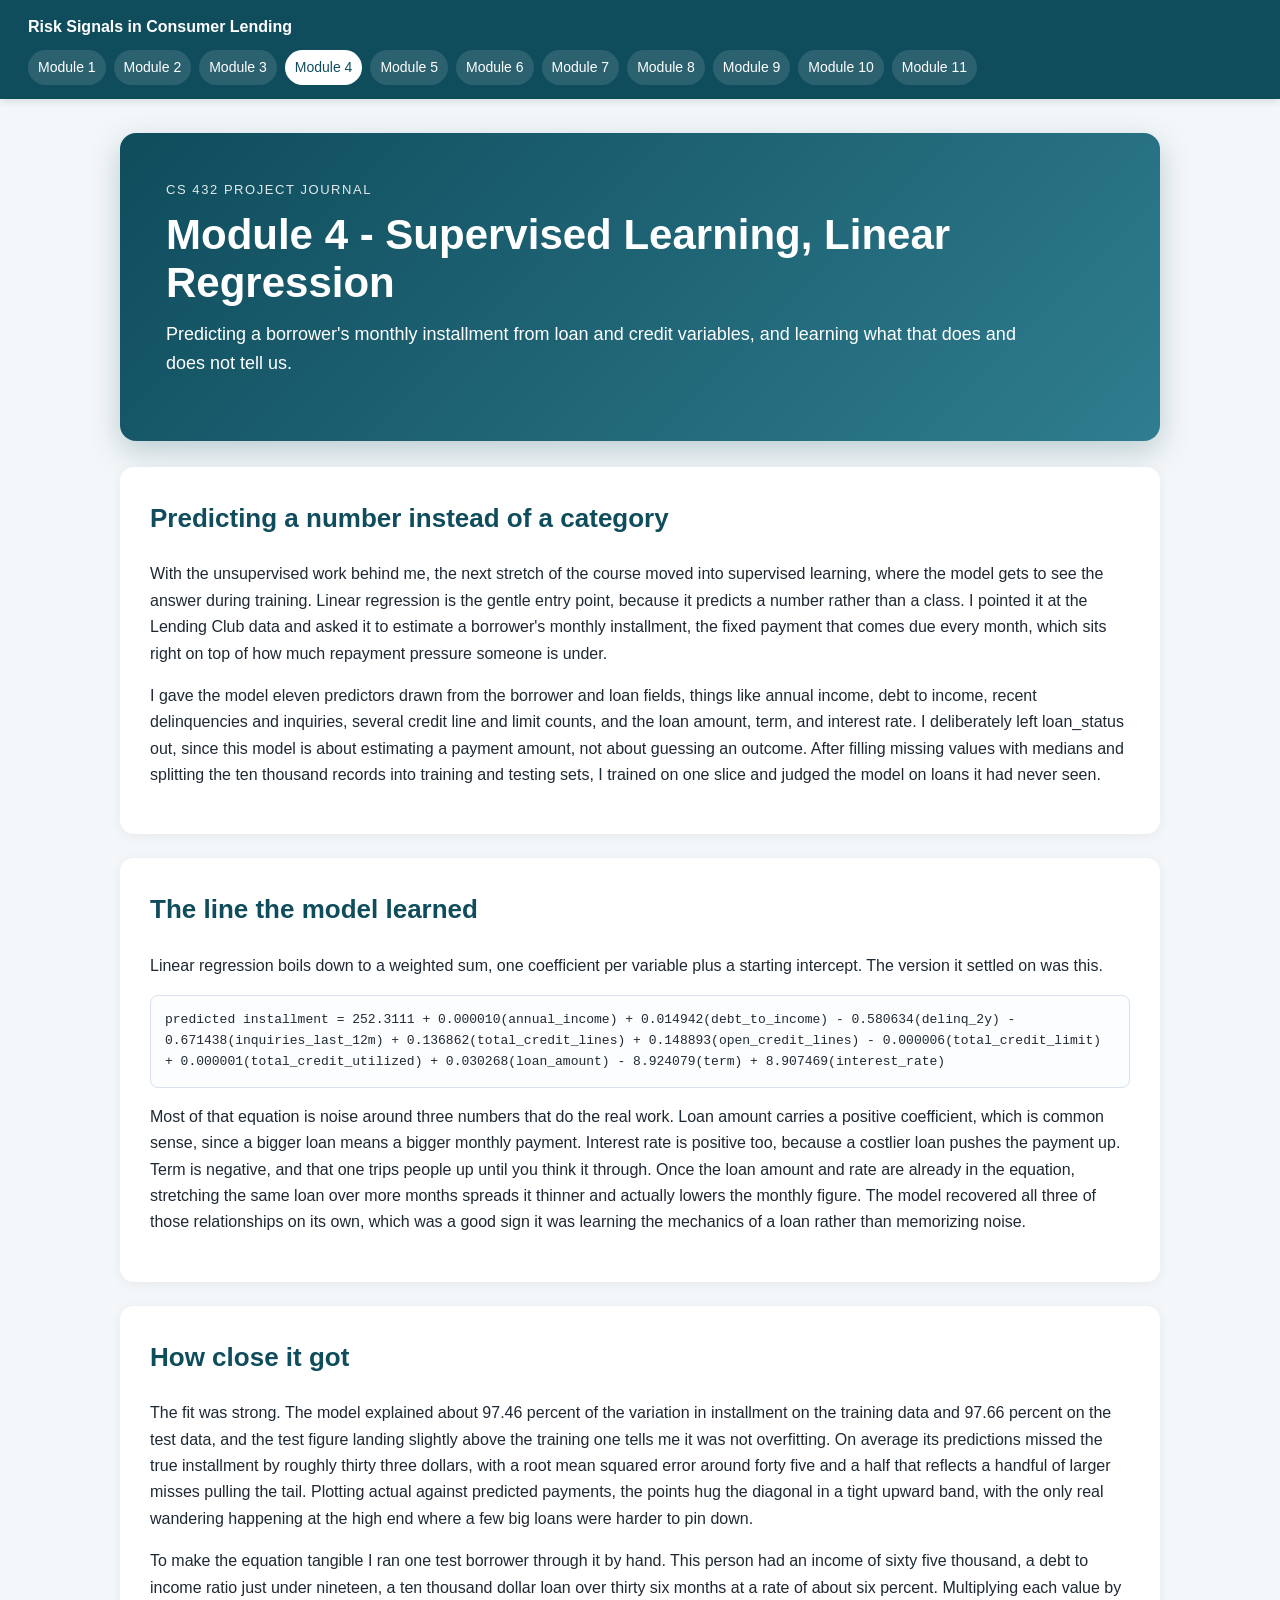
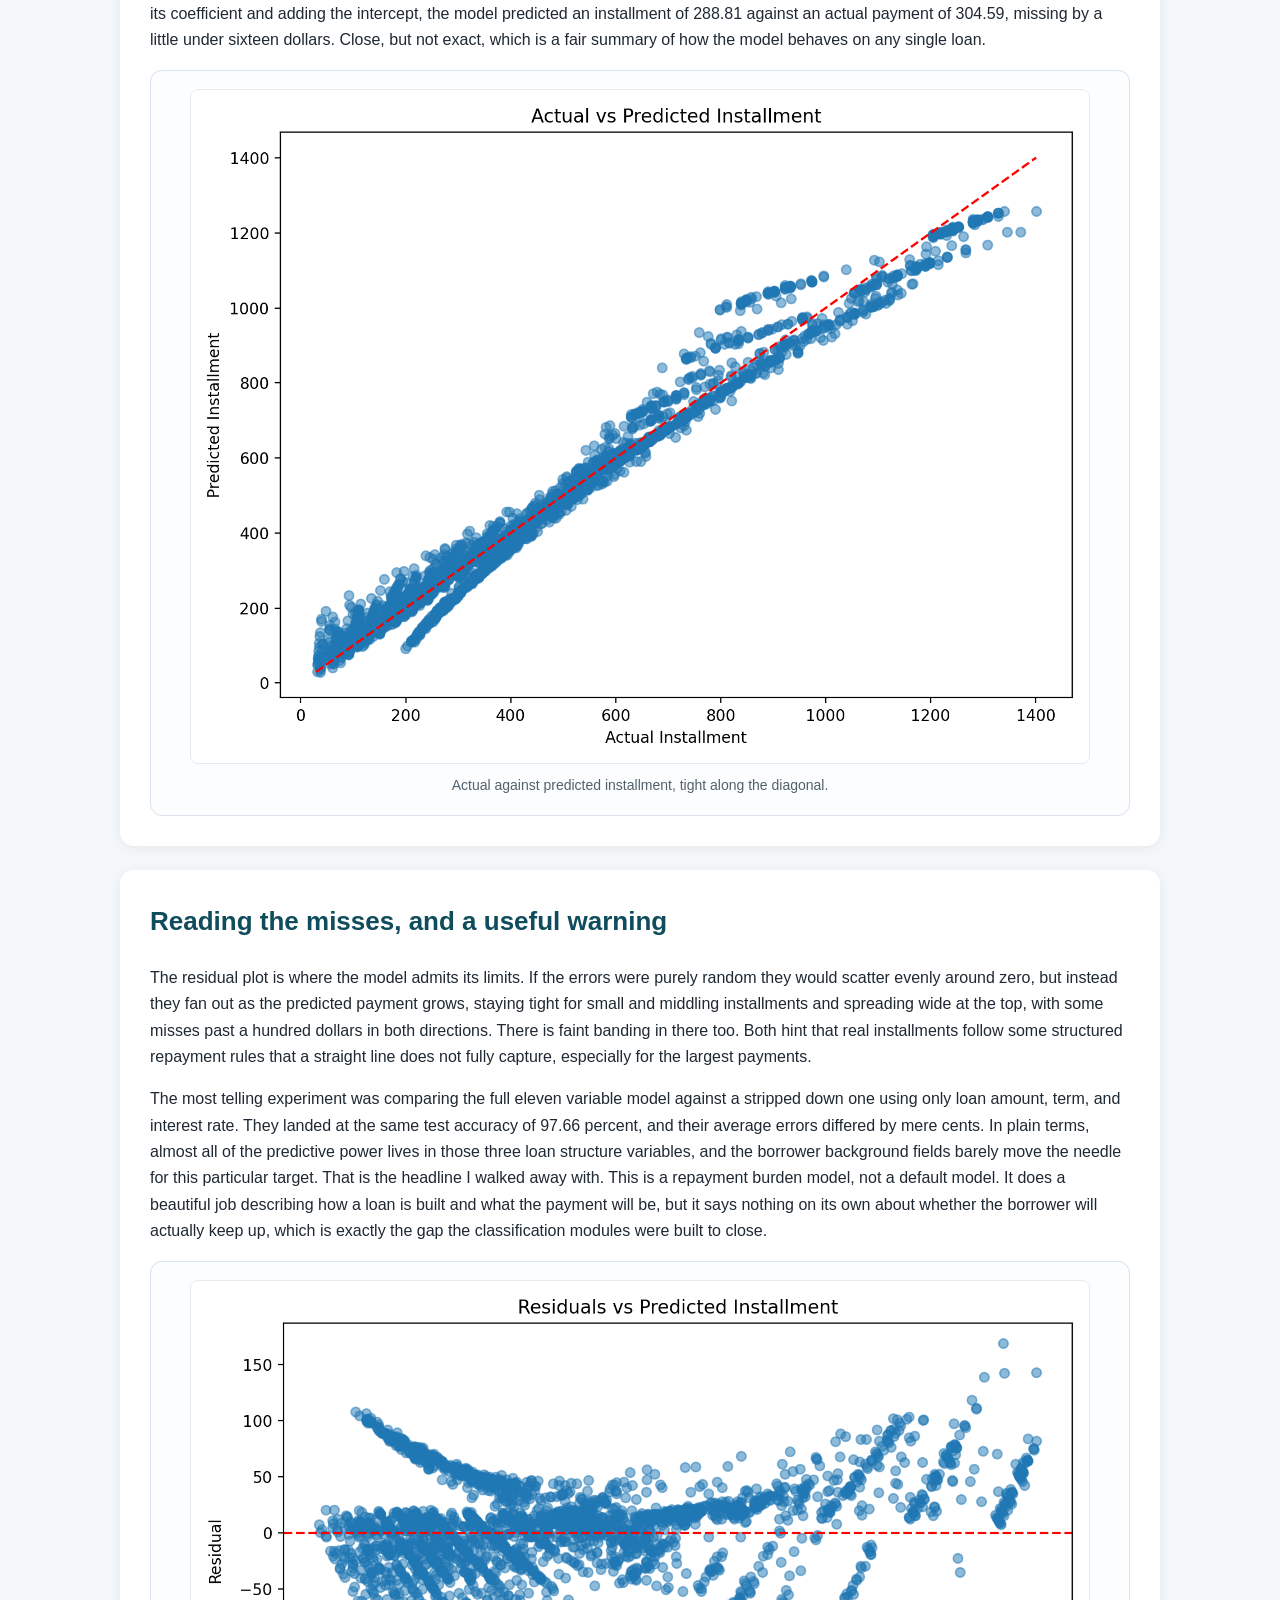
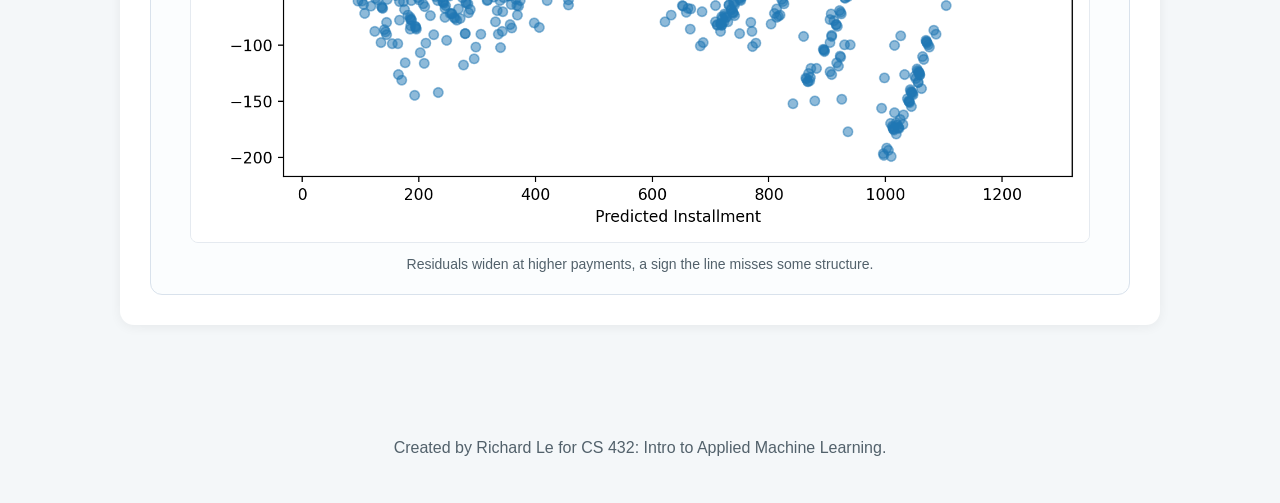
<file: modules/module04.html>
<!DOCTYPE html>
<html lang="en">
<head>
  <meta charset="UTF-8">
  <meta name="viewport" content="width=device-width, initial-scale=1.0">
  <title>Module 4 - Supervised Learning, Linear Regression | Risk Signals in Consumer Lending</title>
  <link rel="stylesheet" href="../style.css">
</head>
<body>
  <header class="topbar">
    <a class="home-link" href="../index.html">Risk Signals in Consumer Lending</a>
    <nav><a class="" href="module01.html">Module 1</a>
<a class="" href="module02.html">Module 2</a>
<a class="" href="module03.html">Module 3</a>
<a class="active" href="module04.html">Module 4</a>
<a class="" href="module05.html">Module 5</a>
<a class="" href="module06.html">Module 6</a>
<a class="" href="module07.html">Module 7</a>
<a class="" href="module08.html">Module 8</a>
<a class="" href="module09.html">Module 9</a>
<a class="" href="module10.html">Module 10</a>
<a class="" href="module11.html">Module 11</a></nav>
  </header>

  <main class="page">
    <section class="page-hero">
      <p class="eyebrow">CS 432 Project Journal</p>
      <h1>Module 4 - Supervised Learning, Linear Regression</h1>
      <p>Predicting a borrower's monthly installment from loan and credit variables, and learning what that does and does not tell us.</p>
    </section>

<section>
  <h2>Predicting a number instead of a category</h2>
  <p>
    With the unsupervised work behind me, the next stretch of the course moved into supervised learning, where the model gets to see the answer during training. Linear
    regression is the gentle entry point, because it predicts a number rather than a class. I pointed it at the Lending Club data and asked it to estimate a borrower's
    monthly installment, the fixed payment that comes due every month, which sits right on top of how much repayment pressure someone is under.
  </p>
  <p>
    I gave the model eleven predictors drawn from the borrower and loan fields, things like annual income, debt to income, recent delinquencies and inquiries, several
    credit line and limit counts, and the loan amount, term, and interest rate. I deliberately left loan_status out, since this model is about estimating a payment
    amount, not about guessing an outcome. After filling missing values with medians and splitting the ten thousand records into training and testing sets, I trained
    on one slice and judged the model on loans it had never seen.
  </p>
</section>

<section>
  <h2>The line the model learned</h2>
  <p>
    Linear regression boils down to a weighted sum, one coefficient per variable plus a starting intercept. The version it settled on was this.
  </p>
  <p style="font-family:'Courier New',monospace; font-size:13px; line-height:1.6; background:#fbfdfe; border:1px solid #d9e2ec; border-radius:8px; padding:14px; overflow-x:auto;">predicted installment = 252.3111 + 0.000010(annual_income) + 0.014942(debt_to_income) - 0.580634(delinq_2y) - 0.671438(inquiries_last_12m) + 0.136862(total_credit_lines) + 0.148893(open_credit_lines) - 0.000006(total_credit_limit) + 0.000001(total_credit_utilized) + 0.030268(loan_amount) - 8.924079(term) + 8.907469(interest_rate)</p>
  <p>
    Most of that equation is noise around three numbers that do the real work. Loan amount carries a positive coefficient, which is common sense, since a bigger loan
    means a bigger monthly payment. Interest rate is positive too, because a costlier loan pushes the payment up. Term is negative, and that one trips people up until
    you think it through. Once the loan amount and rate are already in the equation, stretching the same loan over more months spreads it thinner and actually lowers
    the monthly figure. The model recovered all three of those relationships on its own, which was a good sign it was learning the mechanics of a loan rather than
    memorizing noise.
  </p>
</section>

<section>
  <h2>How close it got</h2>
  <p>
    The fit was strong. The model explained about 97.46 percent of the variation in installment on the training data and 97.66 percent on the test data, and the test
    figure landing slightly above the training one tells me it was not overfitting. On average its predictions missed the true installment by roughly thirty three
    dollars, with a root mean squared error around forty five and a half that reflects a handful of larger misses pulling the tail. Plotting actual against predicted
    payments, the points hug the diagonal in a tight upward band, with the only real wandering happening at the high end where a few big loans were harder to pin down.
  </p>
  <p>
    To make the equation tangible I ran one test borrower through it by hand. This person had an income of sixty five thousand, a debt to income ratio just under
    nineteen, a ten thousand dollar loan over thirty six months at a rate of about six percent. Multiplying each value by its coefficient and adding the intercept, the
    model predicted an installment of 288.81 against an actual payment of 304.59, missing by a little under sixteen dollars. Close, but not exact, which is a fair
    summary of how the model behaves on any single loan.
  </p>
  <div class="visuals">
      <figure>
        <img src="../assets/module04/lending_linear_regression_actual_vs_predicted.png" alt="Scatter plot of actual versus predicted installment values.">
        <figcaption>Actual against predicted installment, tight along the diagonal.</figcaption>
      </figure>
  </div>
</section>

<section>
  <h2>Reading the misses, and a useful warning</h2>
  <p>
    The residual plot is where the model admits its limits. If the errors were purely random they would scatter evenly around zero, but instead they fan out as the
    predicted payment grows, staying tight for small and middling installments and spreading wide at the top, with some misses past a hundred dollars in both
    directions. There is faint banding in there too. Both hint that real installments follow some structured repayment rules that a straight line does not fully
    capture, especially for the largest payments.
  </p>
  <p>
    The most telling experiment was comparing the full eleven variable model against a stripped down one using only loan amount, term, and interest rate. They landed
    at the same test accuracy of 97.66 percent, and their average errors differed by mere cents. In plain terms, almost all of the predictive power lives in those
    three loan structure variables, and the borrower background fields barely move the needle for this particular target. That is the headline I walked away with. This
    is a repayment burden model, not a default model. It does a beautiful job describing how a loan is built and what the payment will be, but it says nothing on its
    own about whether the borrower will actually keep up, which is exactly the gap the classification modules were built to close.
  </p>
  <div class="visuals">
      <figure>
        <img src="../assets/module04/lending_linear_regression_residuals_vs_predicted.png" alt="Residuals plotted against predicted installment values showing widening spread.">
        <figcaption>Residuals widen at higher payments, a sign the line misses some structure.</figcaption>
      </figure>
  </div>
</section>

  </main>

  <footer>
    <p>Created by Richard Le for CS 432: Intro to Applied Machine Learning.</p>
  </footer>
</body>
</html>
</file>
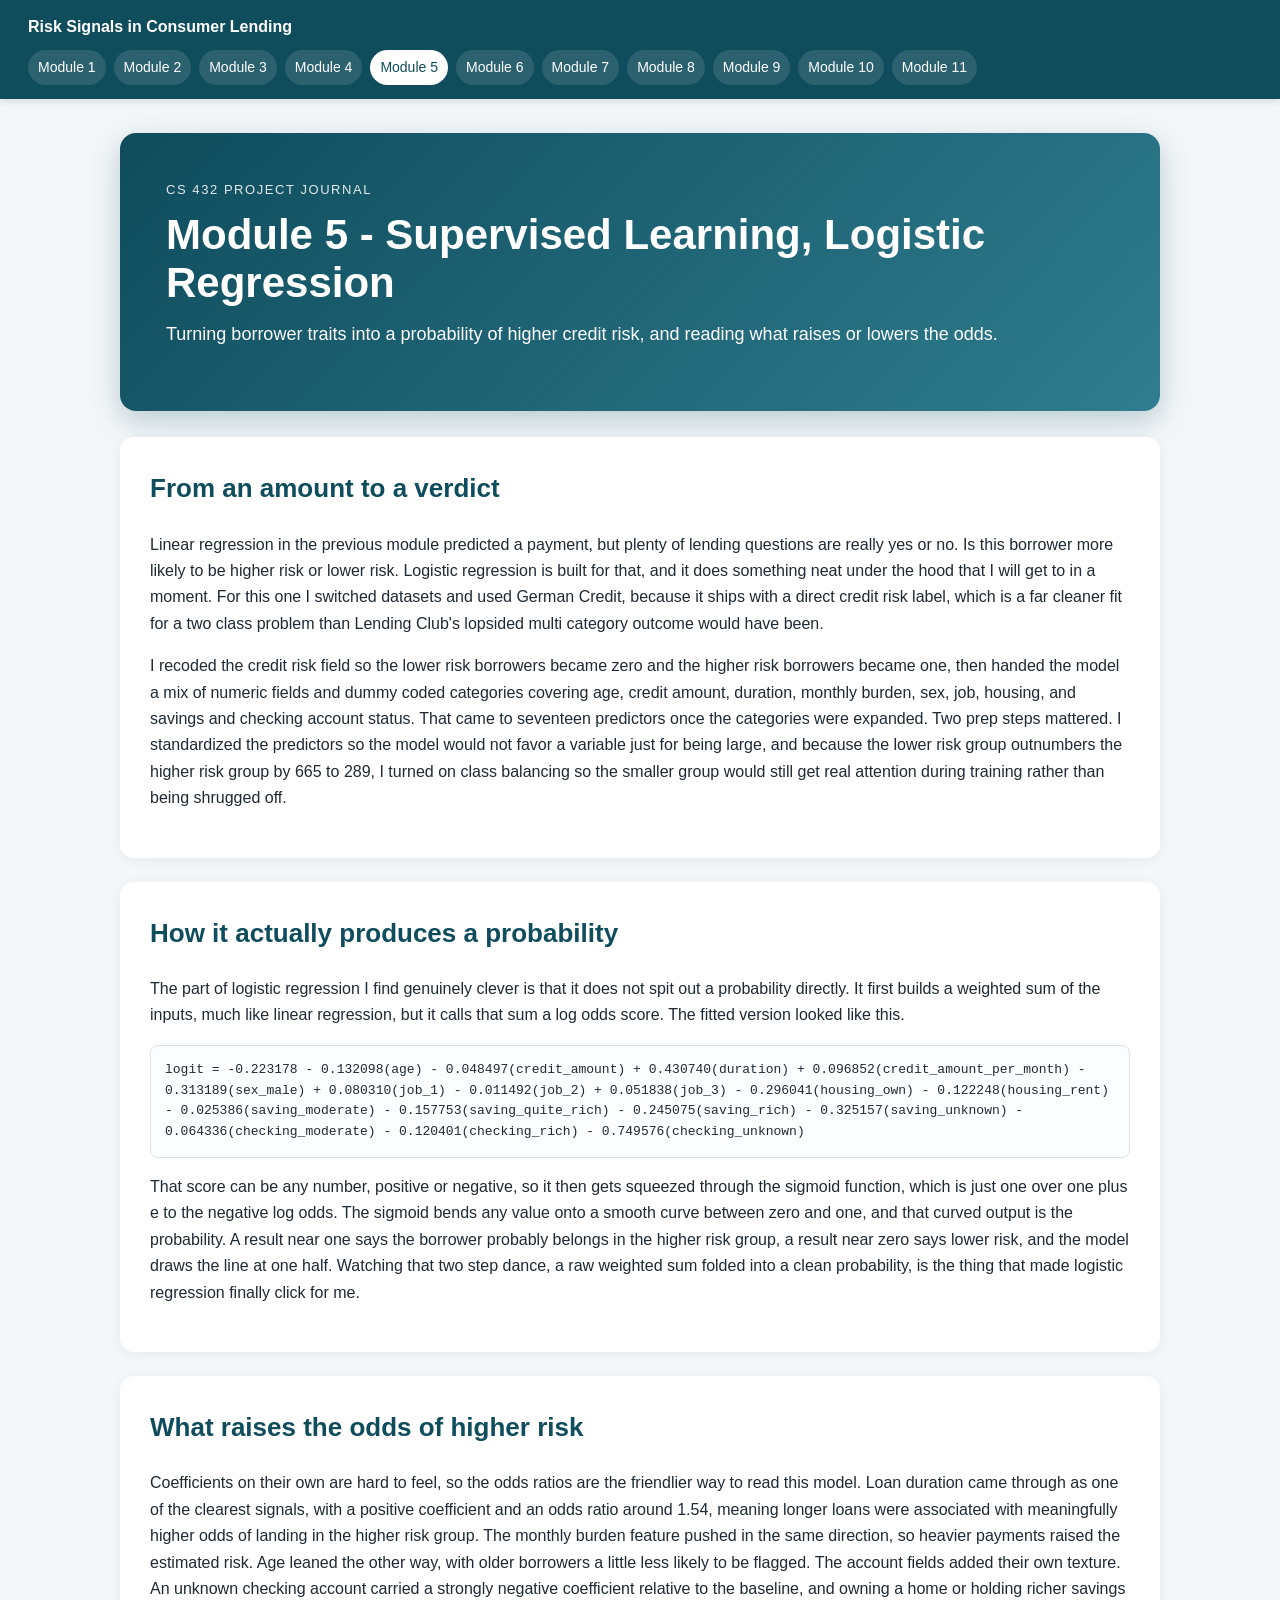
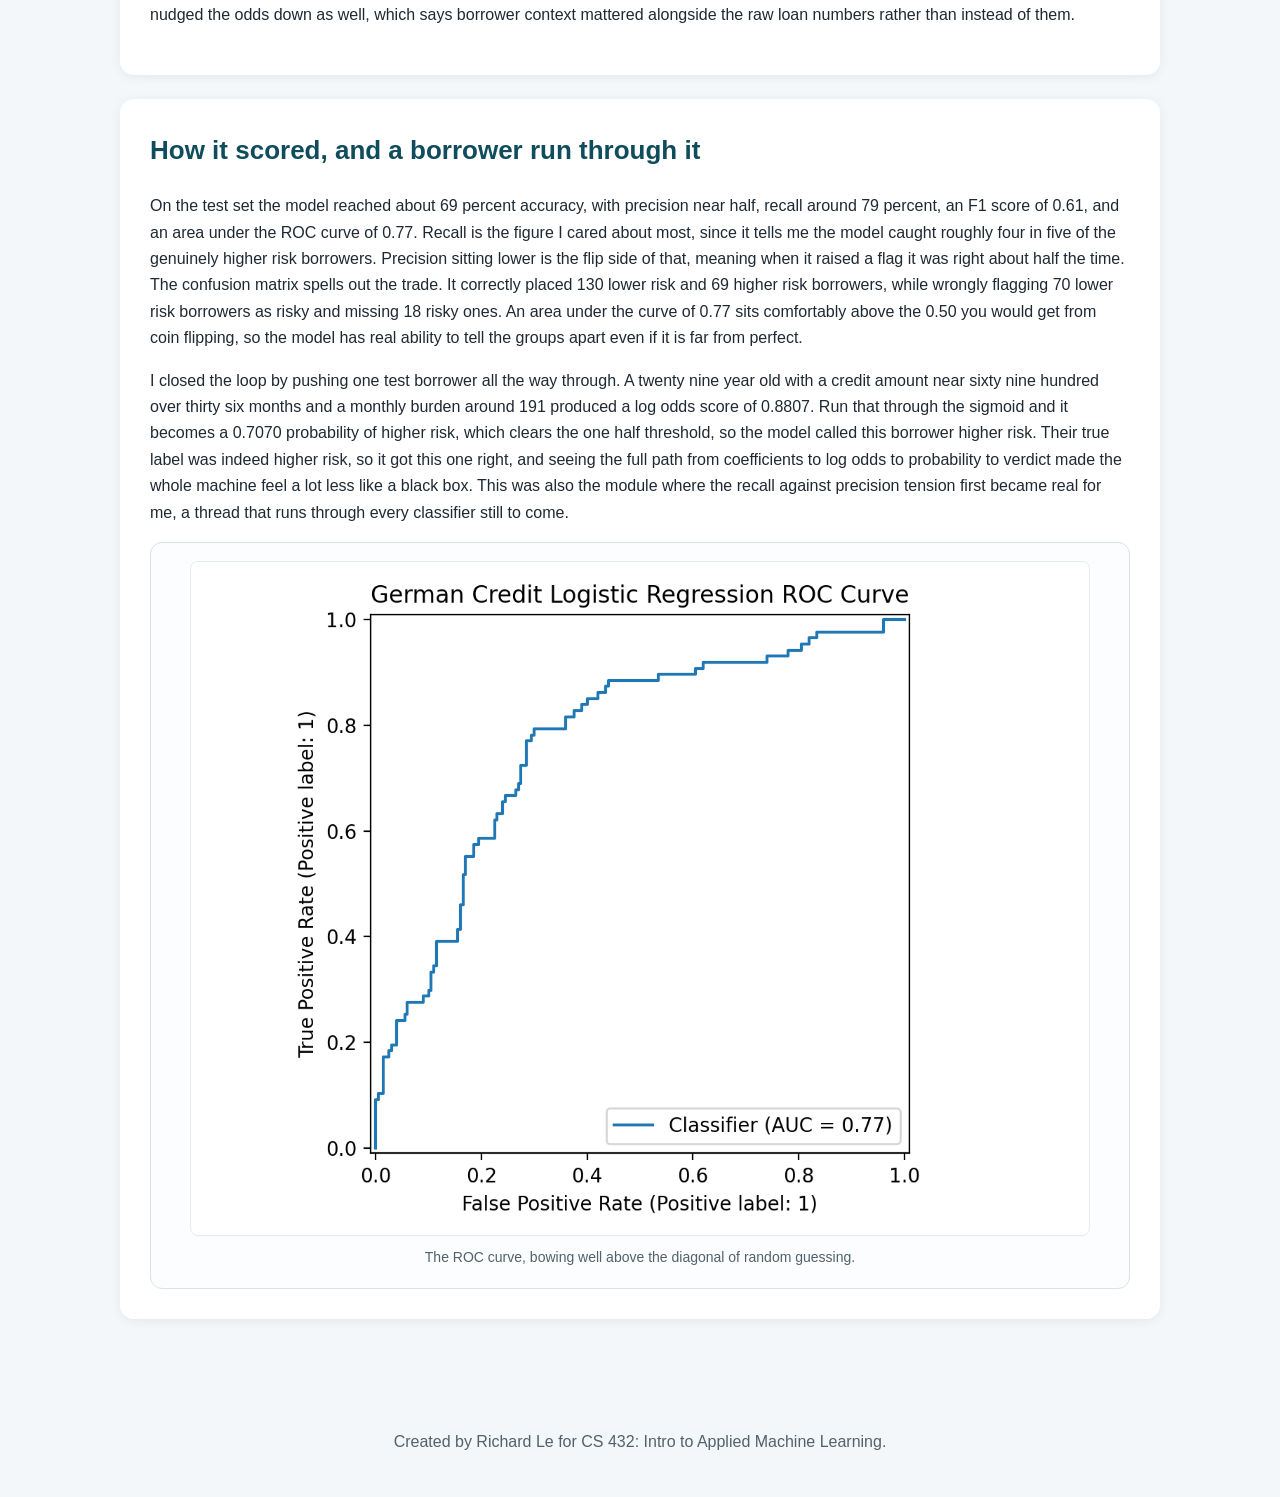
<file: modules/module05.html>
<!DOCTYPE html>
<html lang="en">
<head>
  <meta charset="UTF-8">
  <meta name="viewport" content="width=device-width, initial-scale=1.0">
  <title>Module 5 - Supervised Learning, Logistic Regression | Risk Signals in Consumer Lending</title>
  <link rel="stylesheet" href="../style.css">
</head>
<body>
  <header class="topbar">
    <a class="home-link" href="../index.html">Risk Signals in Consumer Lending</a>
    <nav><a class="" href="module01.html">Module 1</a>
<a class="" href="module02.html">Module 2</a>
<a class="" href="module03.html">Module 3</a>
<a class="" href="module04.html">Module 4</a>
<a class="active" href="module05.html">Module 5</a>
<a class="" href="module06.html">Module 6</a>
<a class="" href="module07.html">Module 7</a>
<a class="" href="module08.html">Module 8</a>
<a class="" href="module09.html">Module 9</a>
<a class="" href="module10.html">Module 10</a>
<a class="" href="module11.html">Module 11</a></nav>
  </header>

  <main class="page">
    <section class="page-hero">
      <p class="eyebrow">CS 432 Project Journal</p>
      <h1>Module 5 - Supervised Learning, Logistic Regression</h1>
      <p>Turning borrower traits into a probability of higher credit risk, and reading what raises or lowers the odds.</p>
    </section>

<section>
  <h2>From an amount to a verdict</h2>
  <p>
    Linear regression in the previous module predicted a payment, but plenty of lending questions are really yes or no. Is this borrower more likely to be higher risk
    or lower risk. Logistic regression is built for that, and it does something neat under the hood that I will get to in a moment. For this one I switched datasets and
    used German Credit, because it ships with a direct credit risk label, which is a far cleaner fit for a two class problem than Lending Club's lopsided multi category
    outcome would have been.
  </p>
  <p>
    I recoded the credit risk field so the lower risk borrowers became zero and the higher risk borrowers became one, then handed the model a mix of numeric fields and
    dummy coded categories covering age, credit amount, duration, monthly burden, sex, job, housing, and savings and checking account status. That came to seventeen
    predictors once the categories were expanded. Two prep steps mattered. I standardized the predictors so the model would not favor a variable just for being large,
    and because the lower risk group outnumbers the higher risk group by 665 to 289, I turned on class balancing so the smaller group would still get real attention
    during training rather than being shrugged off.
  </p>
</section>

<section>
  <h2>How it actually produces a probability</h2>
  <p>
    The part of logistic regression I find genuinely clever is that it does not spit out a probability directly. It first builds a weighted sum of the inputs, much
    like linear regression, but it calls that sum a log odds score. The fitted version looked like this.
  </p>
  <p style="font-family:'Courier New',monospace; font-size:13px; line-height:1.6; background:#fbfdfe; border:1px solid #d9e2ec; border-radius:8px; padding:14px; overflow-x:auto;">logit = -0.223178 - 0.132098(age) - 0.048497(credit_amount) + 0.430740(duration) + 0.096852(credit_amount_per_month) - 0.313189(sex_male) + 0.080310(job_1) - 0.011492(job_2) + 0.051838(job_3) - 0.296041(housing_own) - 0.122248(housing_rent) - 0.025386(saving_moderate) - 0.157753(saving_quite_rich) - 0.245075(saving_rich) - 0.325157(saving_unknown) - 0.064336(checking_moderate) - 0.120401(checking_rich) - 0.749576(checking_unknown)</p>
  <p>
    That score can be any number, positive or negative, so it then gets squeezed through the sigmoid function, which is just one over one plus e to the negative log
    odds. The sigmoid bends any value onto a smooth curve between zero and one, and that curved output is the probability. A result near one says the borrower probably
    belongs in the higher risk group, a result near zero says lower risk, and the model draws the line at one half. Watching that two step dance, a raw weighted sum
    folded into a clean probability, is the thing that made logistic regression finally click for me.
  </p>
</section>

<section>
  <h2>What raises the odds of higher risk</h2>
  <p>
    Coefficients on their own are hard to feel, so the odds ratios are the friendlier way to read this model. Loan duration came through as one of the clearest
    signals, with a positive coefficient and an odds ratio around 1.54, meaning longer loans were associated with meaningfully higher odds of landing in the higher
    risk group. The monthly burden feature pushed in the same direction, so heavier payments raised the estimated risk. Age leaned the other way, with older borrowers
    a little less likely to be flagged. The account fields added their own texture. An unknown checking account carried a strongly negative coefficient relative to the
    baseline, and owning a home or holding richer savings nudged the odds down as well, which says borrower context mattered alongside the raw loan numbers rather than
    instead of them.
  </p>
</section>

<section>
  <h2>How it scored, and a borrower run through it</h2>
  <p>
    On the test set the model reached about 69 percent accuracy, with precision near half, recall around 79 percent, an F1 score of 0.61, and an area under the ROC
    curve of 0.77. Recall is the figure I cared about most, since it tells me the model caught roughly four in five of the genuinely higher risk borrowers. Precision
    sitting lower is the flip side of that, meaning when it raised a flag it was right about half the time. The confusion matrix spells out the trade. It correctly
    placed 130 lower risk and 69 higher risk borrowers, while wrongly flagging 70 lower risk borrowers as risky and missing 18 risky ones. An area under the curve of
    0.77 sits comfortably above the 0.50 you would get from coin flipping, so the model has real ability to tell the groups apart even if it is far from perfect.
  </p>
  <p>
    I closed the loop by pushing one test borrower all the way through. A twenty nine year old with a credit amount near sixty nine hundred over thirty six months and
    a monthly burden around 191 produced a log odds score of 0.8807. Run that through the sigmoid and it becomes a 0.7070 probability of higher risk, which clears the
    one half threshold, so the model called this borrower higher risk. Their true label was indeed higher risk, so it got this one right, and seeing the full path from
    coefficients to log odds to probability to verdict made the whole machine feel a lot less like a black box. This was also the module where the recall against
    precision tension first became real for me, a thread that runs through every classifier still to come.
  </p>
  <div class="visuals">
      <figure>
        <img src="../assets/module05/german_logistic_regression_roc_curve.png" alt="ROC curve for the German Credit logistic regression model.">
        <figcaption>The ROC curve, bowing well above the diagonal of random guessing.</figcaption>
      </figure>
  </div>
</section>

  </main>

  <footer>
    <p>Created by Richard Le for CS 432: Intro to Applied Machine Learning.</p>
  </footer>
</body>
</html>
</file>
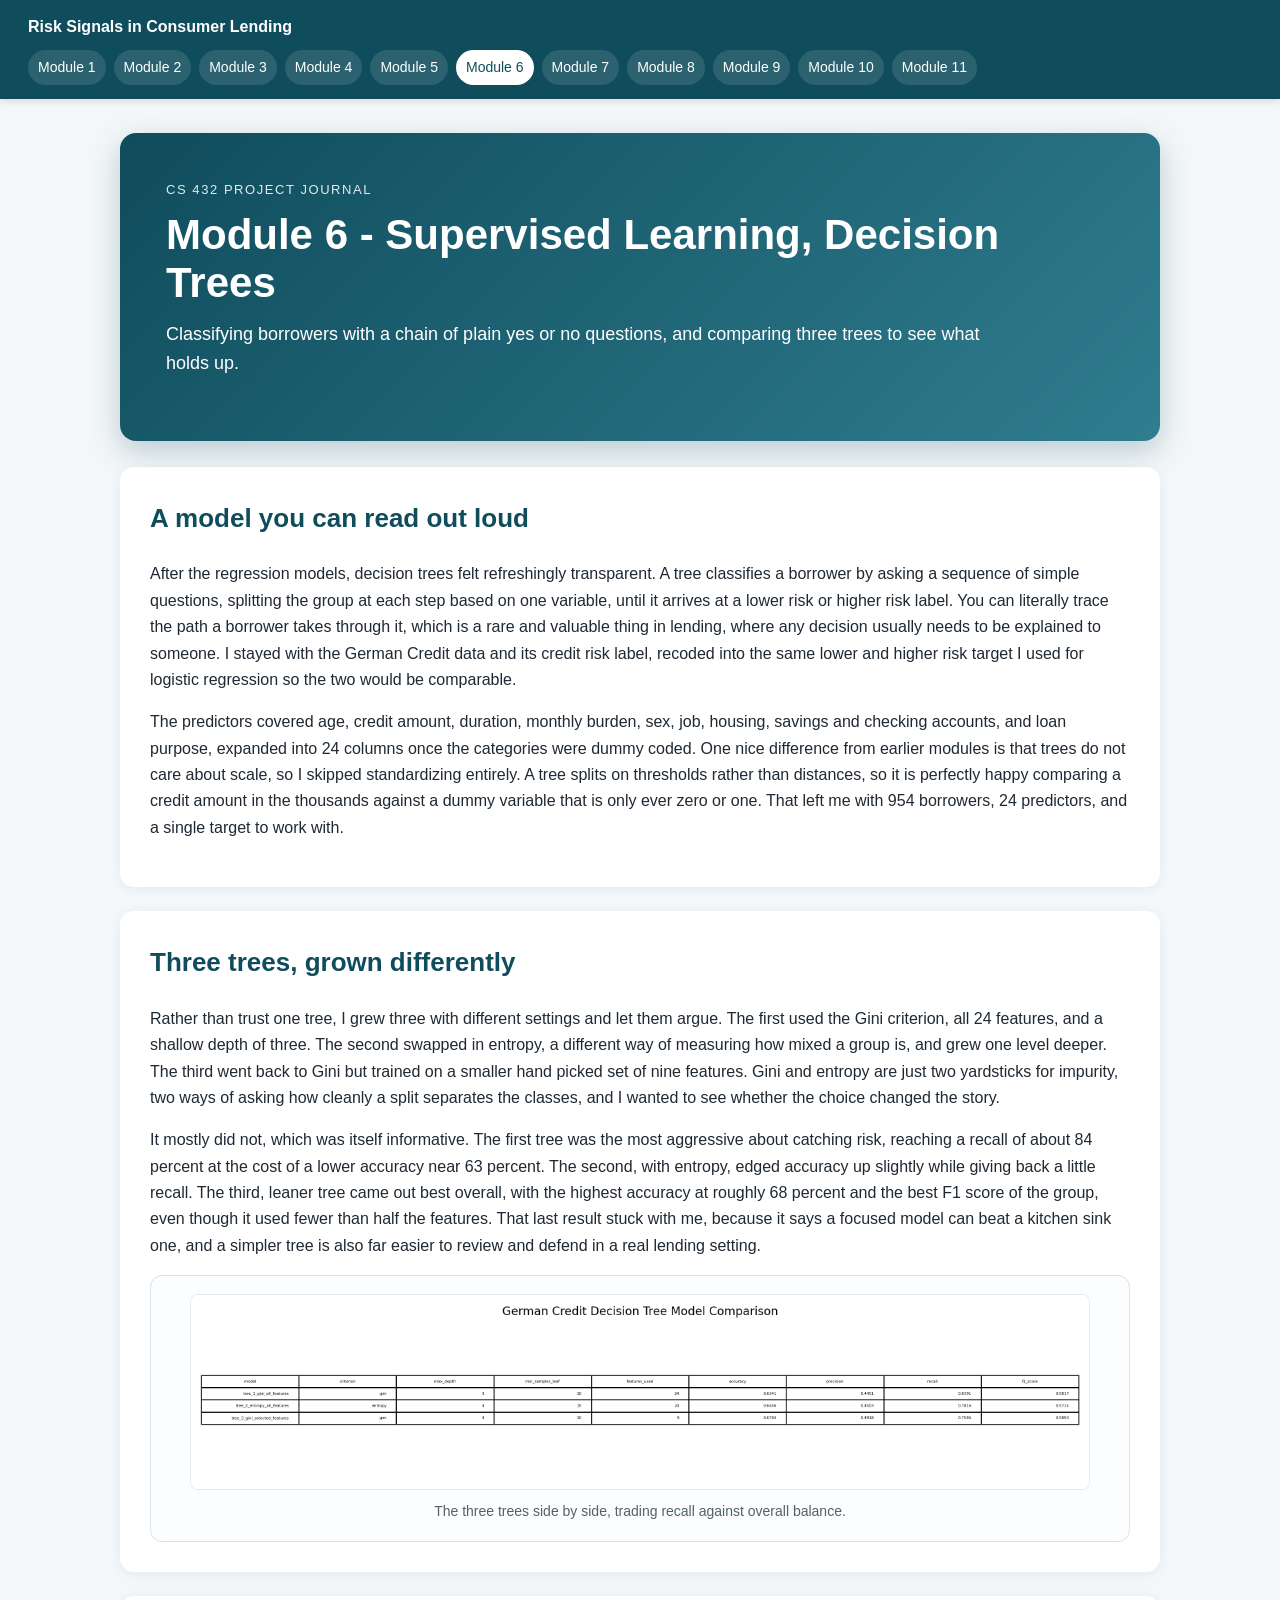
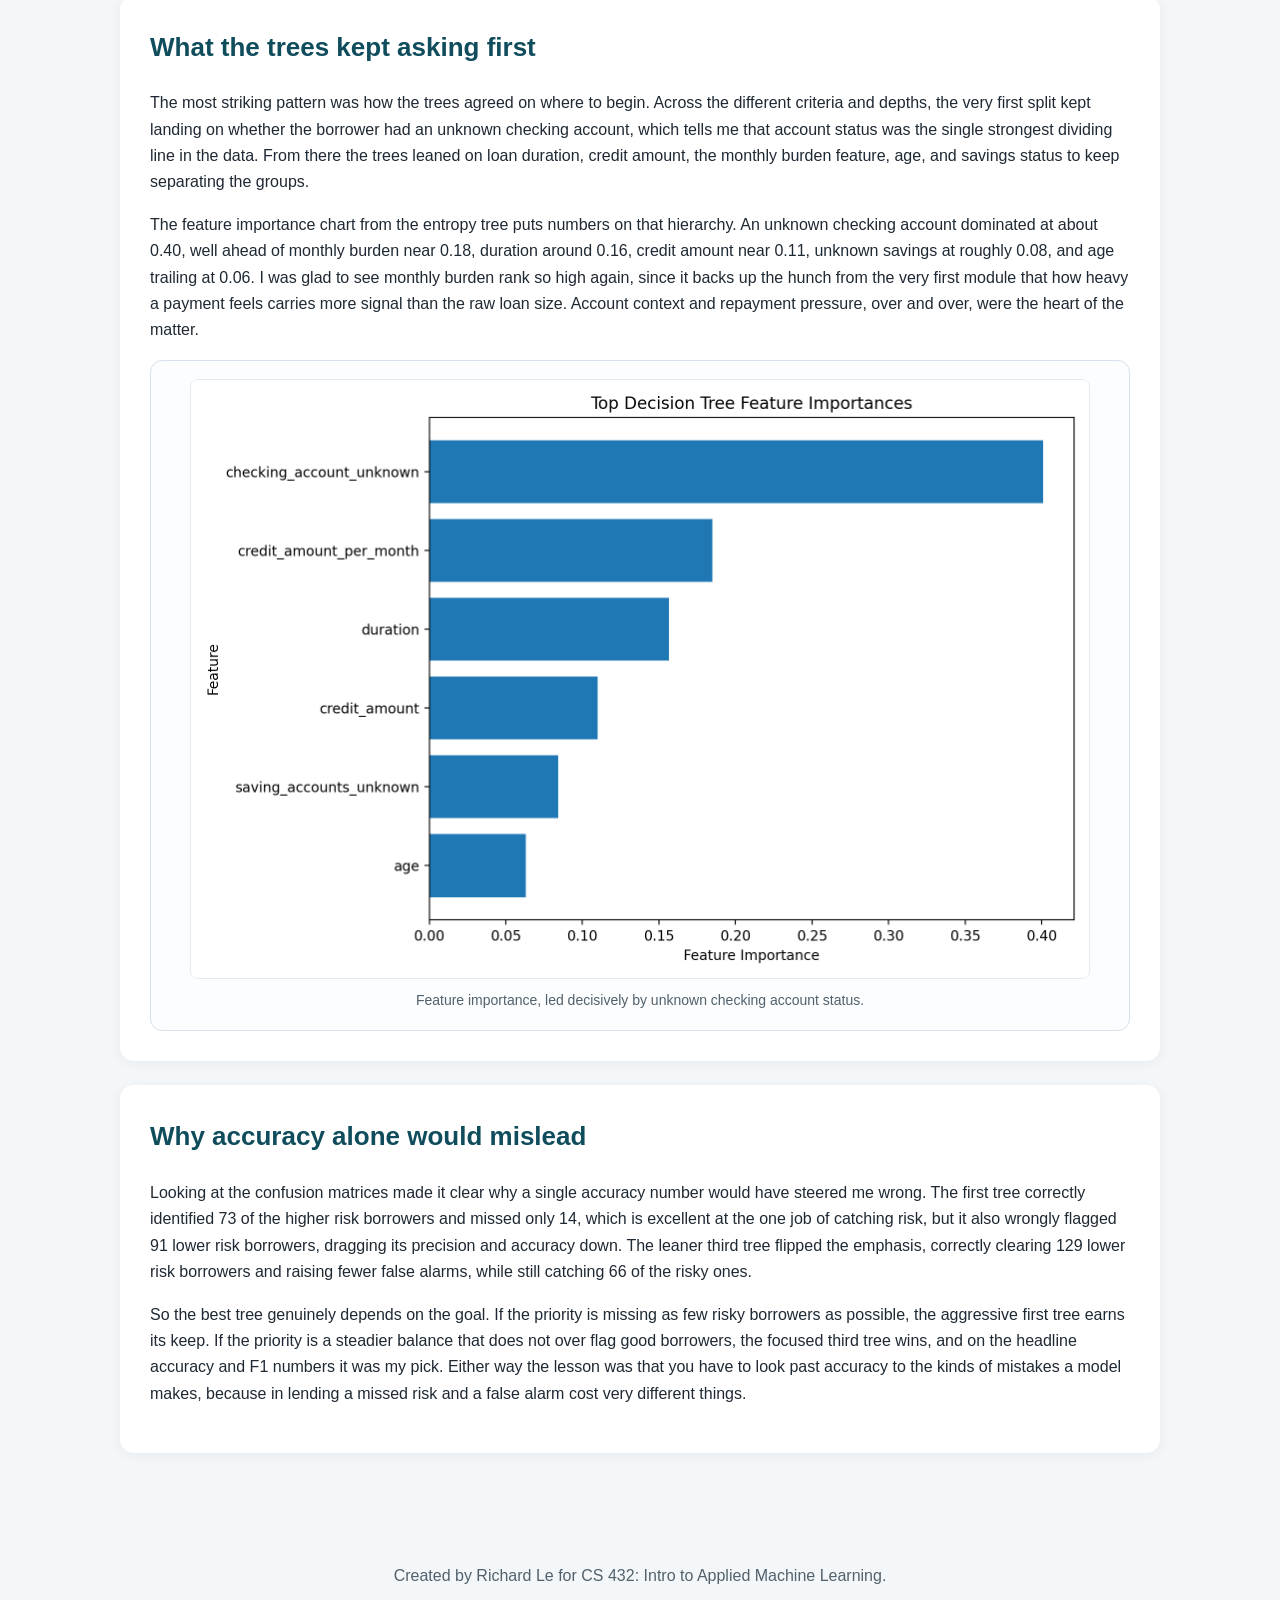
<file: modules/module06.html>
<!DOCTYPE html>
<html lang="en">
<head>
  <meta charset="UTF-8">
  <meta name="viewport" content="width=device-width, initial-scale=1.0">
  <title>Module 6 - Supervised Learning, Decision Trees | Risk Signals in Consumer Lending</title>
  <link rel="stylesheet" href="../style.css">
</head>
<body>
  <header class="topbar">
    <a class="home-link" href="../index.html">Risk Signals in Consumer Lending</a>
    <nav><a class="" href="module01.html">Module 1</a>
<a class="" href="module02.html">Module 2</a>
<a class="" href="module03.html">Module 3</a>
<a class="" href="module04.html">Module 4</a>
<a class="" href="module05.html">Module 5</a>
<a class="active" href="module06.html">Module 6</a>
<a class="" href="module07.html">Module 7</a>
<a class="" href="module08.html">Module 8</a>
<a class="" href="module09.html">Module 9</a>
<a class="" href="module10.html">Module 10</a>
<a class="" href="module11.html">Module 11</a></nav>
  </header>

  <main class="page">
    <section class="page-hero">
      <p class="eyebrow">CS 432 Project Journal</p>
      <h1>Module 6 - Supervised Learning, Decision Trees</h1>
      <p>Classifying borrowers with a chain of plain yes or no questions, and comparing three trees to see what holds up.</p>
    </section>

<section>
  <h2>A model you can read out loud</h2>
  <p>
    After the regression models, decision trees felt refreshingly transparent. A tree classifies a borrower by asking a sequence of simple questions, splitting the
    group at each step based on one variable, until it arrives at a lower risk or higher risk label. You can literally trace the path a borrower takes through it,
    which is a rare and valuable thing in lending, where any decision usually needs to be explained to someone. I stayed with the German Credit data and its credit
    risk label, recoded into the same lower and higher risk target I used for logistic regression so the two would be comparable.
  </p>
  <p>
    The predictors covered age, credit amount, duration, monthly burden, sex, job, housing, savings and checking accounts, and loan purpose, expanded into 24 columns
    once the categories were dummy coded. One nice difference from earlier modules is that trees do not care about scale, so I skipped standardizing entirely. A tree
    splits on thresholds rather than distances, so it is perfectly happy comparing a credit amount in the thousands against a dummy variable that is only ever zero or
    one. That left me with 954 borrowers, 24 predictors, and a single target to work with.
  </p>
</section>

<section>
  <h2>Three trees, grown differently</h2>
  <p>
    Rather than trust one tree, I grew three with different settings and let them argue. The first used the Gini criterion, all 24 features, and a shallow depth of
    three. The second swapped in entropy, a different way of measuring how mixed a group is, and grew one level deeper. The third went back to Gini but trained on a
    smaller hand picked set of nine features. Gini and entropy are just two yardsticks for impurity, two ways of asking how cleanly a split separates the classes, and
    I wanted to see whether the choice changed the story.
  </p>
  <p>
    It mostly did not, which was itself informative. The first tree was the most aggressive about catching risk, reaching a recall of about 84 percent at the cost of
    a lower accuracy near 63 percent. The second, with entropy, edged accuracy up slightly while giving back a little recall. The third, leaner tree came out best
    overall, with the highest accuracy at roughly 68 percent and the best F1 score of the group, even though it used fewer than half the features. That last result
    stuck with me, because it says a focused model can beat a kitchen sink one, and a simpler tree is also far easier to review and defend in a real lending setting.
  </p>
  <div class="visuals">
      <figure>
        <img src="../assets/module06/german_decision_tree_model_comparison.png" alt="Table comparing accuracy, precision, recall, and F1 across three decision tree models.">
        <figcaption>The three trees side by side, trading recall against overall balance.</figcaption>
      </figure>
  </div>
</section>

<section>
  <h2>What the trees kept asking first</h2>
  <p>
    The most striking pattern was how the trees agreed on where to begin. Across the different criteria and depths, the very first split kept landing on whether the
    borrower had an unknown checking account, which tells me that account status was the single strongest dividing line in the data. From there the trees leaned on
    loan duration, credit amount, the monthly burden feature, age, and savings status to keep separating the groups.
  </p>
  <p>
    The feature importance chart from the entropy tree puts numbers on that hierarchy. An unknown checking account dominated at about 0.40, well ahead of monthly
    burden near 0.18, duration around 0.16, credit amount near 0.11, unknown savings at roughly 0.08, and age trailing at 0.06. I was glad to see monthly burden rank
    so high again, since it backs up the hunch from the very first module that how heavy a payment feels carries more signal than the raw loan size. Account context
    and repayment pressure, over and over, were the heart of the matter.
  </p>
  <div class="visuals">
      <figure>
        <img src="../assets/module06/german_decision_tree_feature_importance.png" alt="Bar chart of the most important features in the entropy decision tree.">
        <figcaption>Feature importance, led decisively by unknown checking account status.</figcaption>
      </figure>
  </div>
</section>

<section>
  <h2>Why accuracy alone would mislead</h2>
  <p>
    Looking at the confusion matrices made it clear why a single accuracy number would have steered me wrong. The first tree correctly identified 73 of the higher
    risk borrowers and missed only 14, which is excellent at the one job of catching risk, but it also wrongly flagged 91 lower risk borrowers, dragging its precision
    and accuracy down. The leaner third tree flipped the emphasis, correctly clearing 129 lower risk borrowers and raising fewer false alarms, while still catching 66
    of the risky ones.
  </p>
  <p>
    So the best tree genuinely depends on the goal. If the priority is missing as few risky borrowers as possible, the aggressive first tree earns its keep. If the
    priority is a steadier balance that does not over flag good borrowers, the focused third tree wins, and on the headline accuracy and F1 numbers it was my pick.
    Either way the lesson was that you have to look past accuracy to the kinds of mistakes a model makes, because in lending a missed risk and a false alarm cost very
    different things.
  </p>
</section>

  </main>

  <footer>
    <p>Created by Richard Le for CS 432: Intro to Applied Machine Learning.</p>
  </footer>
</body>
</html>
</file>
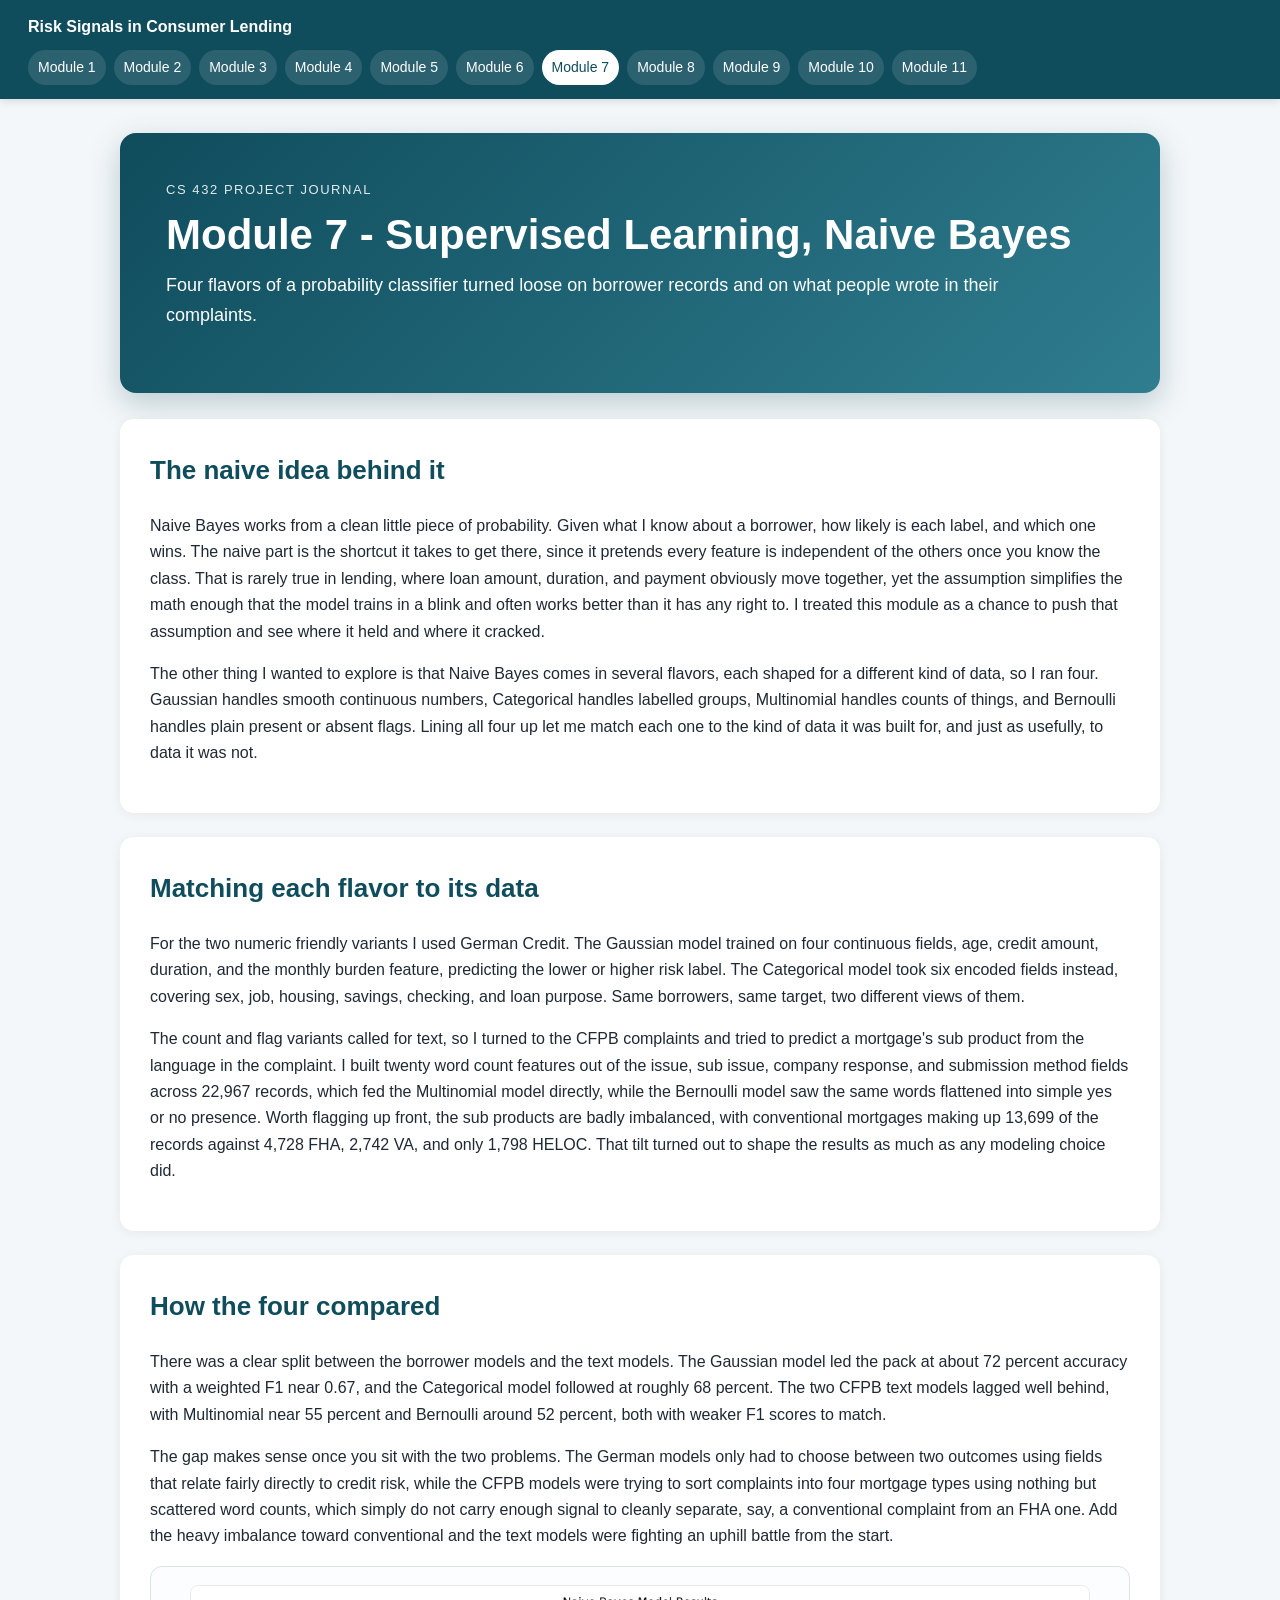
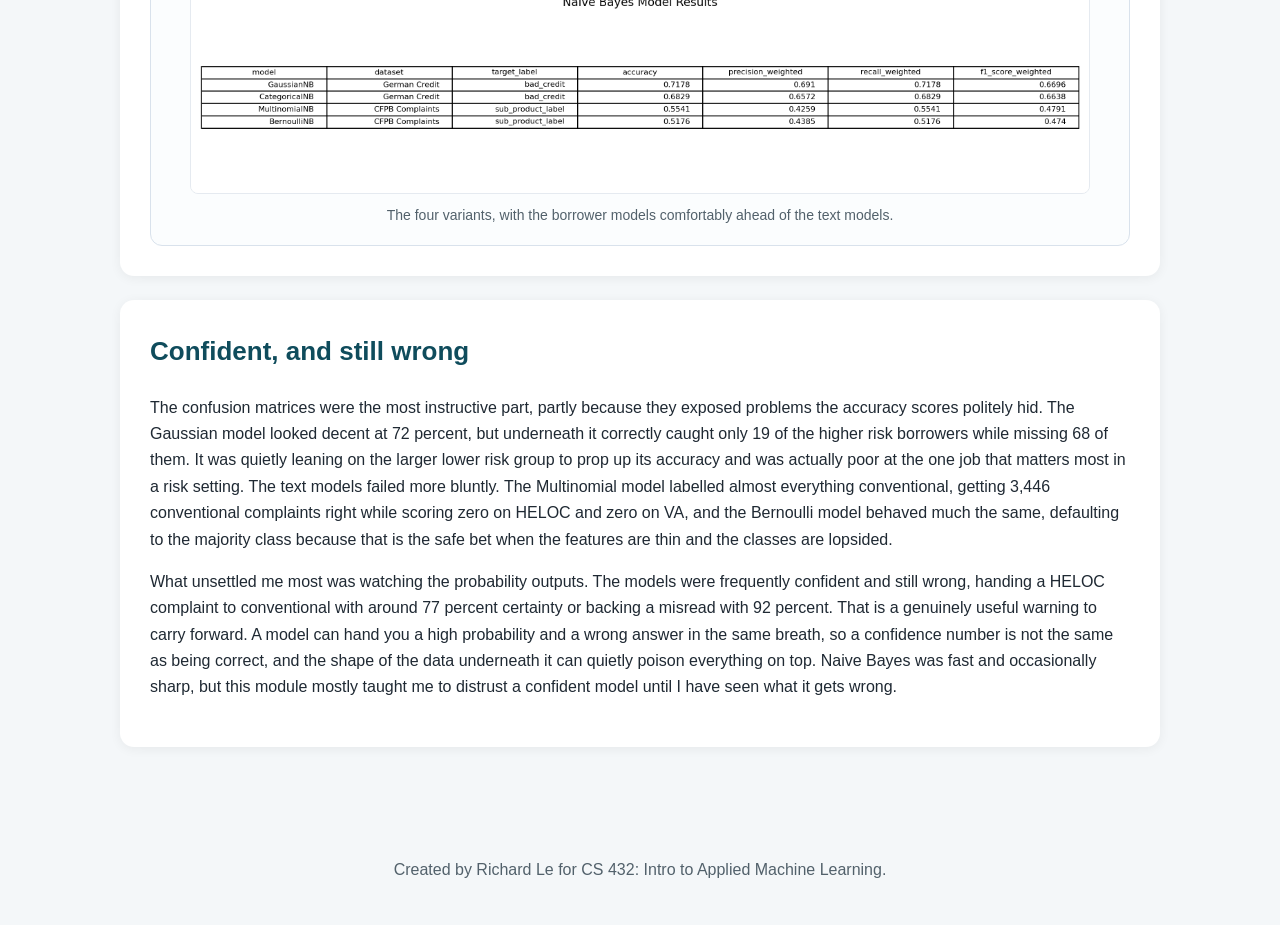
<file: modules/module07.html>
<!DOCTYPE html>
<html lang="en">
<head>
  <meta charset="UTF-8">
  <meta name="viewport" content="width=device-width, initial-scale=1.0">
  <title>Module 7 - Supervised Learning, Naive Bayes | Risk Signals in Consumer Lending</title>
  <link rel="stylesheet" href="../style.css">
</head>
<body>
  <header class="topbar">
    <a class="home-link" href="../index.html">Risk Signals in Consumer Lending</a>
    <nav><a class="" href="module01.html">Module 1</a>
<a class="" href="module02.html">Module 2</a>
<a class="" href="module03.html">Module 3</a>
<a class="" href="module04.html">Module 4</a>
<a class="" href="module05.html">Module 5</a>
<a class="" href="module06.html">Module 6</a>
<a class="active" href="module07.html">Module 7</a>
<a class="" href="module08.html">Module 8</a>
<a class="" href="module09.html">Module 9</a>
<a class="" href="module10.html">Module 10</a>
<a class="" href="module11.html">Module 11</a></nav>
  </header>

  <main class="page">
    <section class="page-hero">
      <p class="eyebrow">CS 432 Project Journal</p>
      <h1>Module 7 - Supervised Learning, Naive Bayes</h1>
      <p>Four flavors of a probability classifier turned loose on borrower records and on what people wrote in their complaints.</p>
    </section>

<section>
  <h2>The naive idea behind it</h2>
  <p>
    Naive Bayes works from a clean little piece of probability. Given what I know about a borrower, how likely is each label, and which one wins. The naive part is the
    shortcut it takes to get there, since it pretends every feature is independent of the others once you know the class. That is rarely true in lending, where loan
    amount, duration, and payment obviously move together, yet the assumption simplifies the math enough that the model trains in a blink and often works better than
    it has any right to. I treated this module as a chance to push that assumption and see where it held and where it cracked.
  </p>
  <p>
    The other thing I wanted to explore is that Naive Bayes comes in several flavors, each shaped for a different kind of data, so I ran four. Gaussian handles smooth
    continuous numbers, Categorical handles labelled groups, Multinomial handles counts of things, and Bernoulli handles plain present or absent flags. Lining all four
    up let me match each one to the kind of data it was built for, and just as usefully, to data it was not.
  </p>
</section>

<section>
  <h2>Matching each flavor to its data</h2>
  <p>
    For the two numeric friendly variants I used German Credit. The Gaussian model trained on four continuous fields, age, credit amount, duration, and the monthly
    burden feature, predicting the lower or higher risk label. The Categorical model took six encoded fields instead, covering sex, job, housing, savings, checking,
    and loan purpose. Same borrowers, same target, two different views of them.
  </p>
  <p>
    The count and flag variants called for text, so I turned to the CFPB complaints and tried to predict a mortgage's sub product from the language in the complaint.
    I built twenty word count features out of the issue, sub issue, company response, and submission method fields across 22,967 records, which fed the Multinomial
    model directly, while the Bernoulli model saw the same words flattened into simple yes or no presence. Worth flagging up front, the sub products are badly
    imbalanced, with conventional mortgages making up 13,699 of the records against 4,728 FHA, 2,742 VA, and only 1,798 HELOC. That tilt turned out to shape the
    results as much as any modeling choice did.
  </p>
</section>

<section>
  <h2>How the four compared</h2>
  <p>
    There was a clear split between the borrower models and the text models. The Gaussian model led the pack at about 72 percent accuracy with a weighted F1 near
    0.67, and the Categorical model followed at roughly 68 percent. The two CFPB text models lagged well behind, with Multinomial near 55 percent and Bernoulli around
    52 percent, both with weaker F1 scores to match.
  </p>
  <p>
    The gap makes sense once you sit with the two problems. The German models only had to choose between two outcomes using fields that relate fairly directly to
    credit risk, while the CFPB models were trying to sort complaints into four mortgage types using nothing but scattered word counts, which simply do not carry
    enough signal to cleanly separate, say, a conventional complaint from an FHA one. Add the heavy imbalance toward conventional and the text models were fighting an
    uphill battle from the start.
  </p>
  <div class="visuals">
      <figure>
        <img src="../assets/module07/naive_bayes_model_results.png" alt="Table of accuracy and weighted F1 for the four Naive Bayes variants.">
        <figcaption>The four variants, with the borrower models comfortably ahead of the text models.</figcaption>
      </figure>
  </div>
</section>

<section>
  <h2>Confident, and still wrong</h2>
  <p>
    The confusion matrices were the most instructive part, partly because they exposed problems the accuracy scores politely hid. The Gaussian model looked decent at
    72 percent, but underneath it correctly caught only 19 of the higher risk borrowers while missing 68 of them. It was quietly leaning on the larger lower risk group
    to prop up its accuracy and was actually poor at the one job that matters most in a risk setting. The text models failed more bluntly. The Multinomial model
    labelled almost everything conventional, getting 3,446 conventional complaints right while scoring zero on HELOC and zero on VA, and the Bernoulli model behaved
    much the same, defaulting to the majority class because that is the safe bet when the features are thin and the classes are lopsided.
  </p>
  <p>
    What unsettled me most was watching the probability outputs. The models were frequently confident and still wrong, handing a HELOC complaint to conventional with
    around 77 percent certainty or backing a misread with 92 percent. That is a genuinely useful warning to carry forward. A model can hand you a high probability and
    a wrong answer in the same breath, so a confidence number is not the same as being correct, and the shape of the data underneath it can quietly poison everything
    on top. Naive Bayes was fast and occasionally sharp, but this module mostly taught me to distrust a confident model until I have seen what it gets wrong.
  </p>
</section>

  </main>

  <footer>
    <p>Created by Richard Le for CS 432: Intro to Applied Machine Learning.</p>
  </footer>
</body>
</html>
</file>
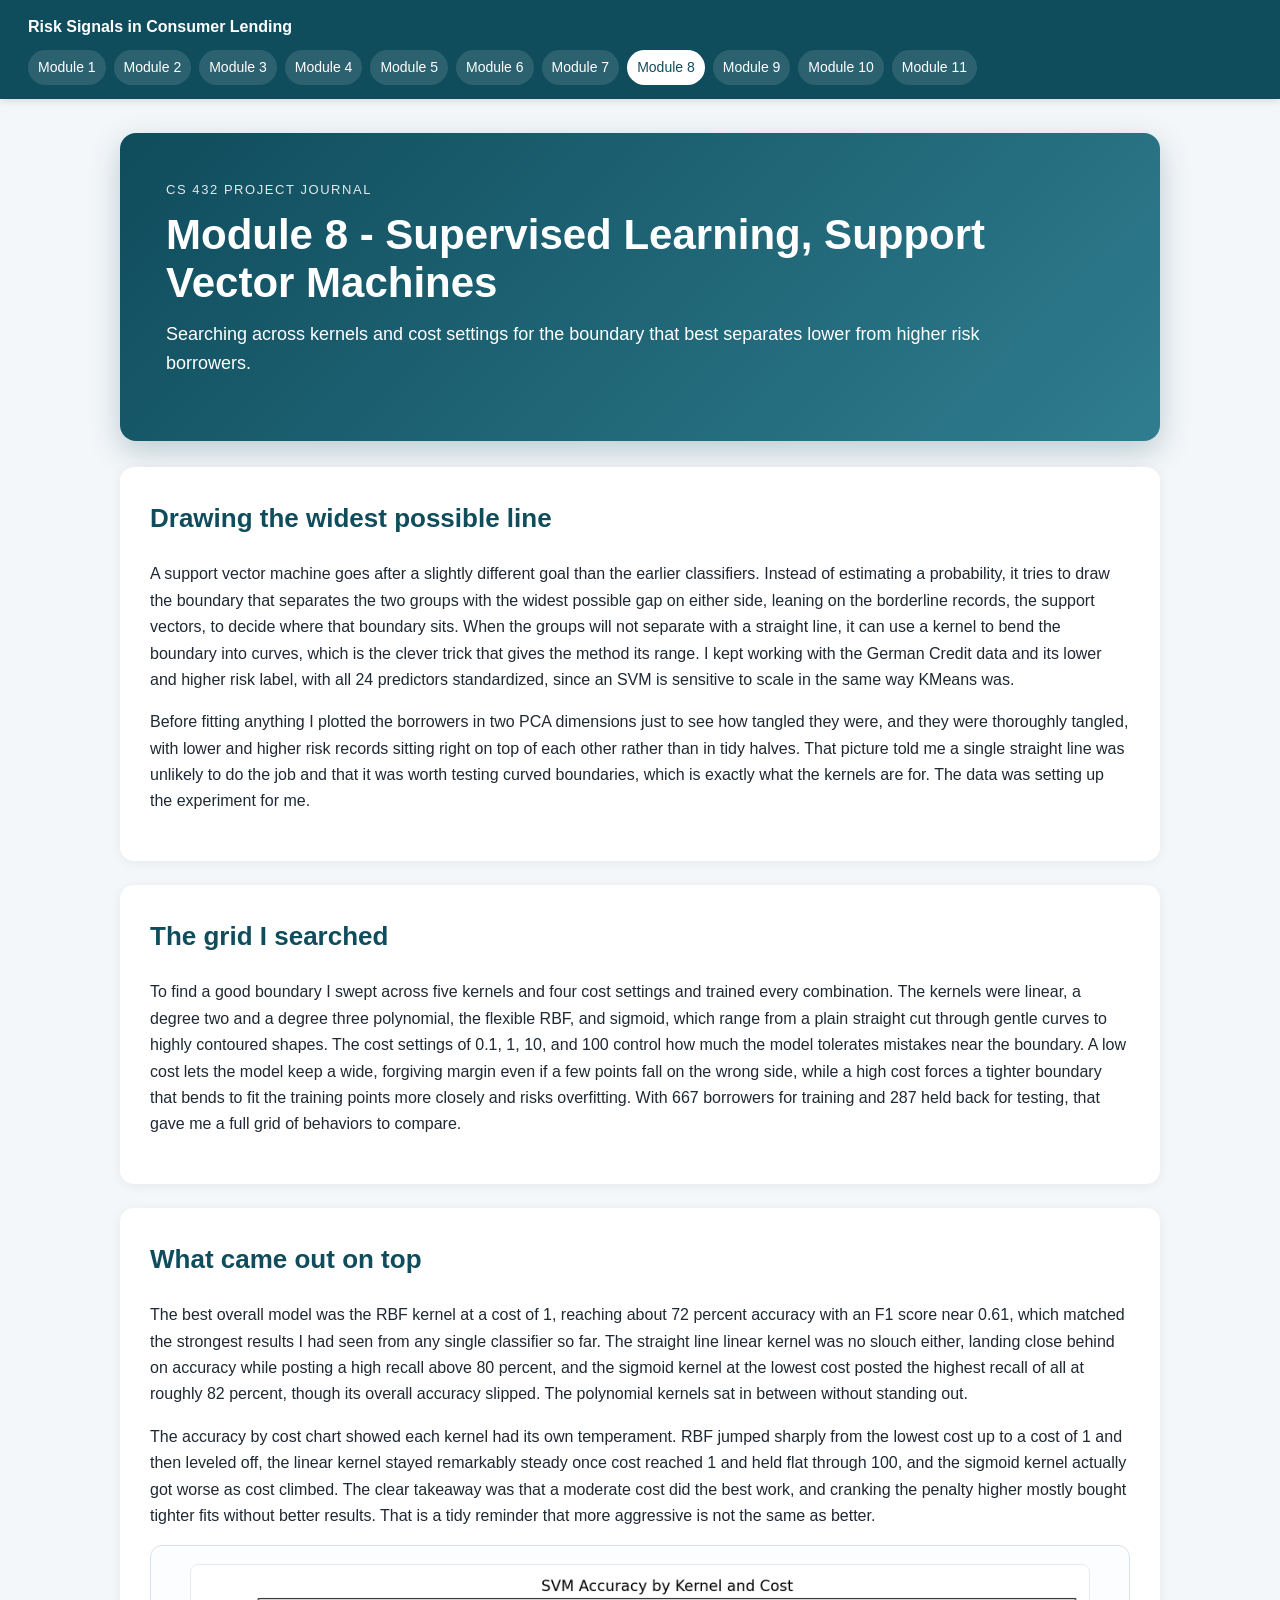
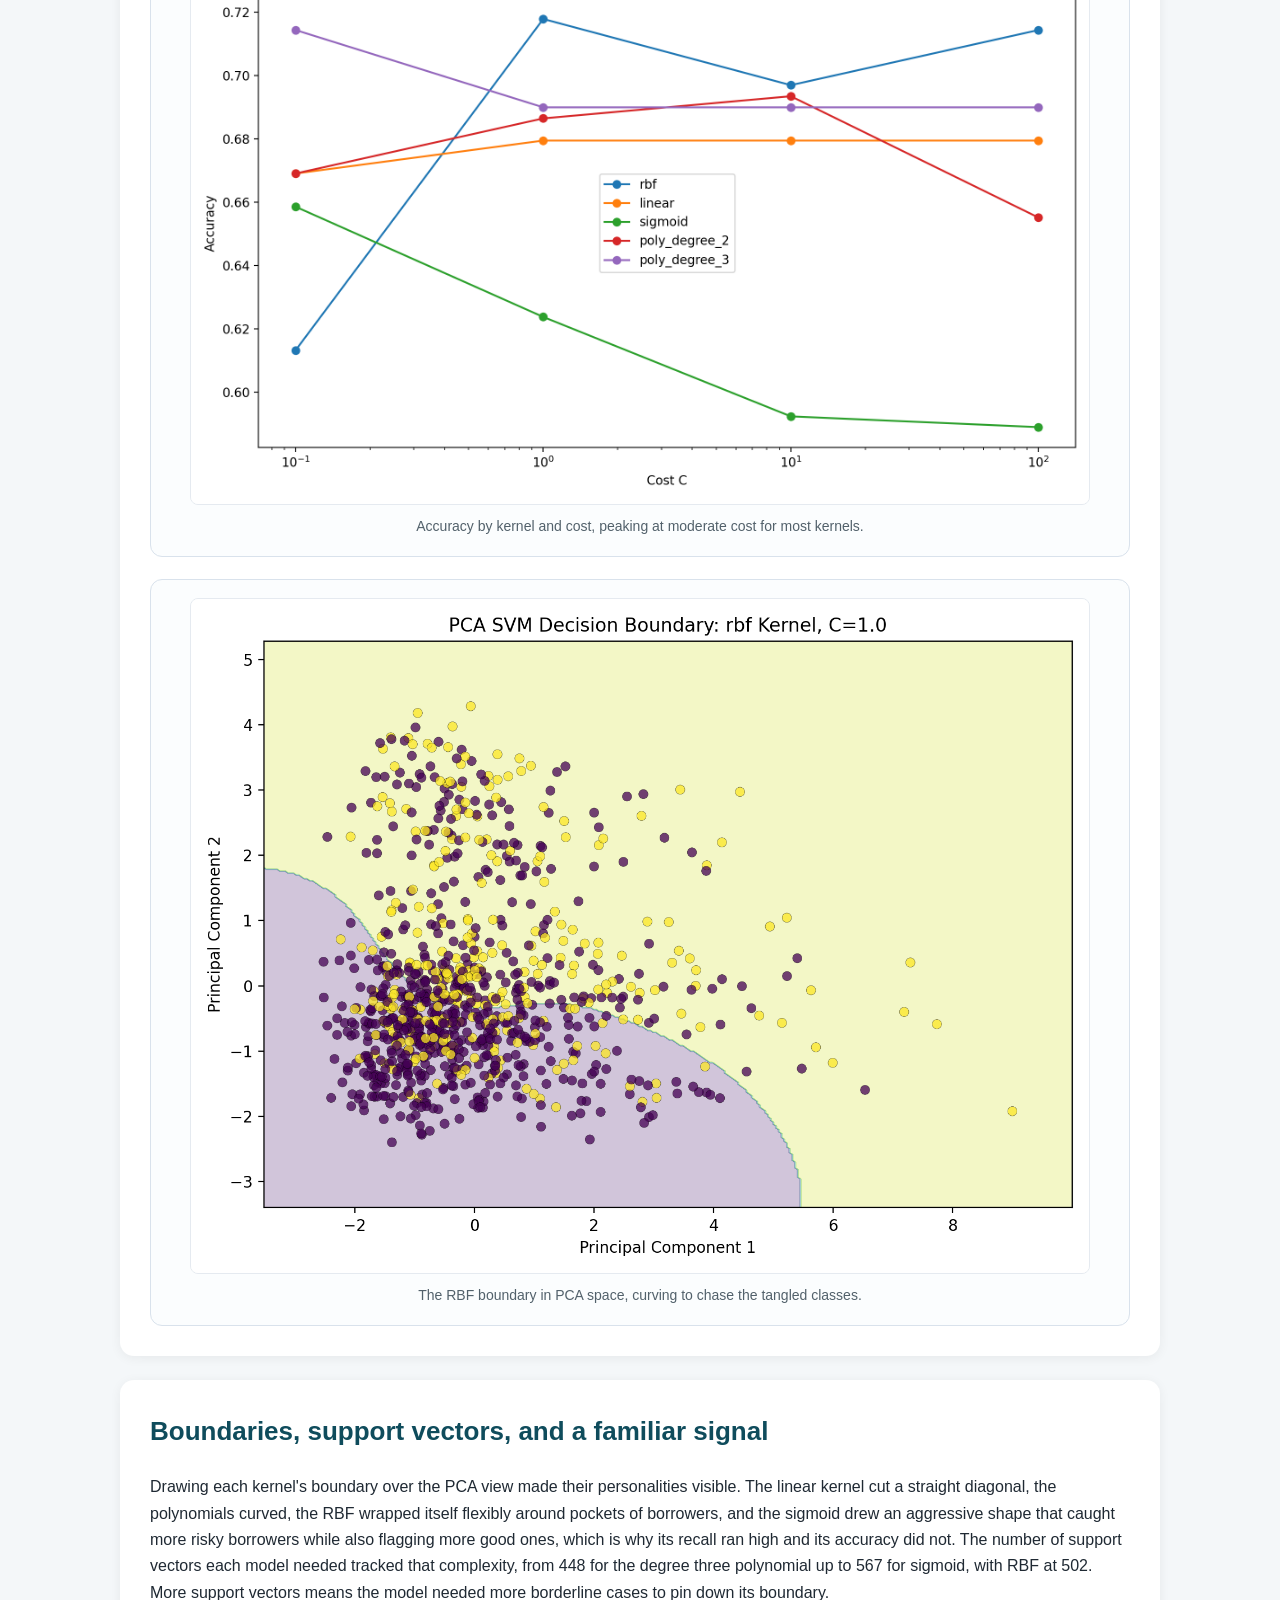
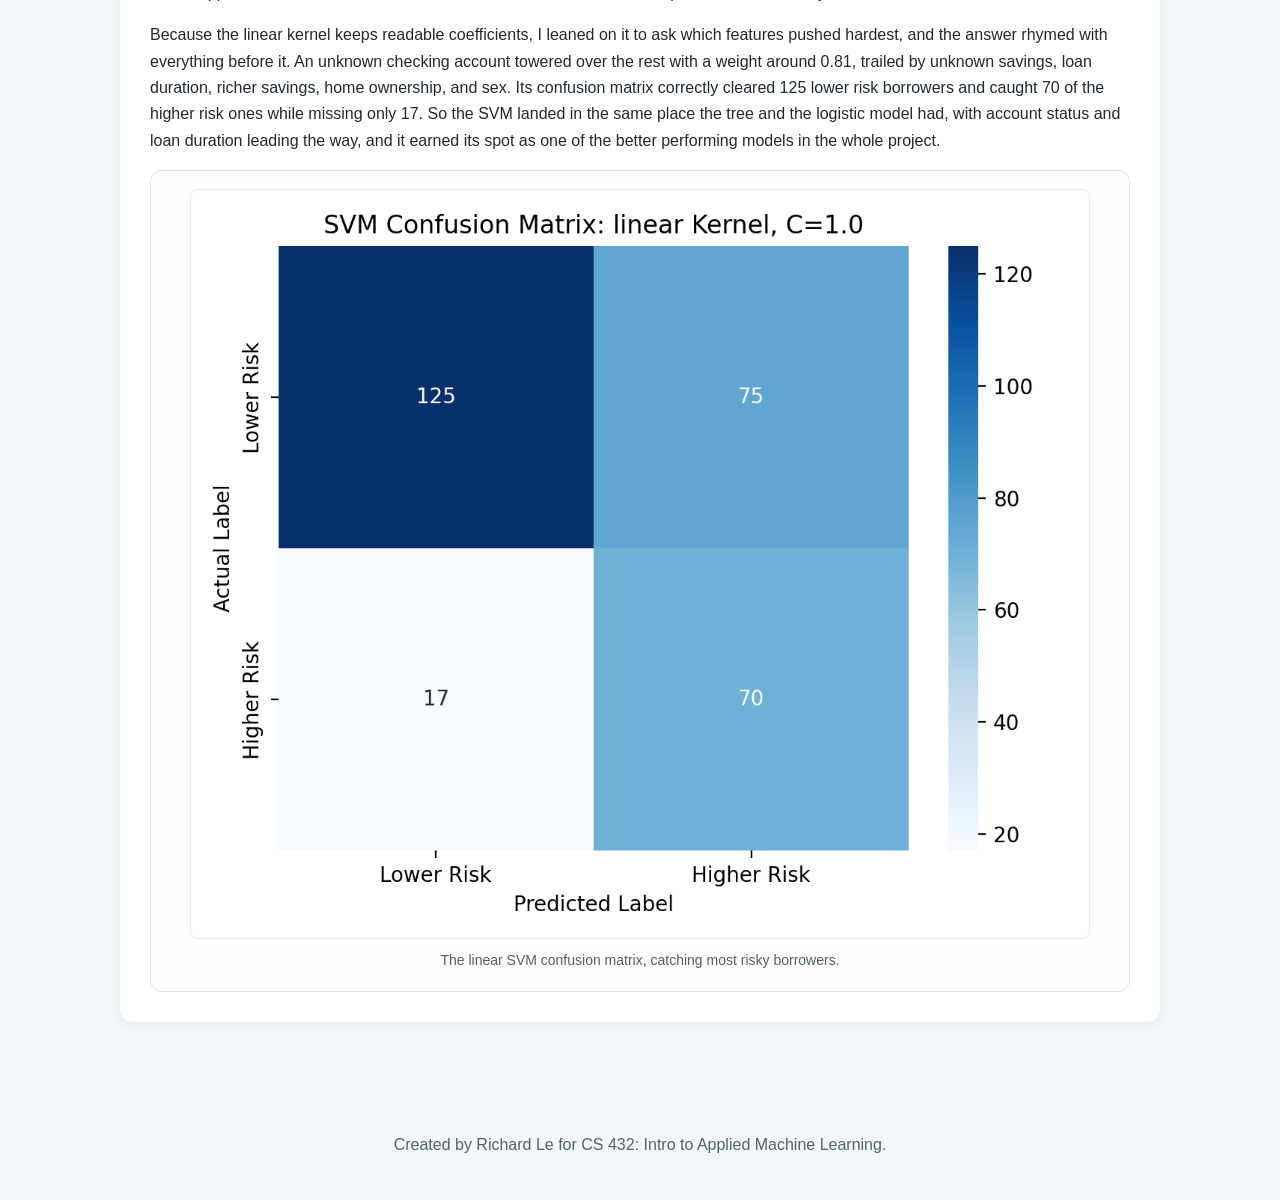
<file: modules/module08.html>
<!DOCTYPE html>
<html lang="en">
<head>
  <meta charset="UTF-8">
  <meta name="viewport" content="width=device-width, initial-scale=1.0">
  <title>Module 8 - Supervised Learning, Support Vector Machines | Risk Signals in Consumer Lending</title>
  <link rel="stylesheet" href="../style.css">
</head>
<body>
  <header class="topbar">
    <a class="home-link" href="../index.html">Risk Signals in Consumer Lending</a>
    <nav><a class="" href="module01.html">Module 1</a>
<a class="" href="module02.html">Module 2</a>
<a class="" href="module03.html">Module 3</a>
<a class="" href="module04.html">Module 4</a>
<a class="" href="module05.html">Module 5</a>
<a class="" href="module06.html">Module 6</a>
<a class="" href="module07.html">Module 7</a>
<a class="active" href="module08.html">Module 8</a>
<a class="" href="module09.html">Module 9</a>
<a class="" href="module10.html">Module 10</a>
<a class="" href="module11.html">Module 11</a></nav>
  </header>

  <main class="page">
    <section class="page-hero">
      <p class="eyebrow">CS 432 Project Journal</p>
      <h1>Module 8 - Supervised Learning, Support Vector Machines</h1>
      <p>Searching across kernels and cost settings for the boundary that best separates lower from higher risk borrowers.</p>
    </section>

<section>
  <h2>Drawing the widest possible line</h2>
  <p>
    A support vector machine goes after a slightly different goal than the earlier classifiers. Instead of estimating a probability, it tries to draw the boundary that
    separates the two groups with the widest possible gap on either side, leaning on the borderline records, the support vectors, to decide where that boundary sits.
    When the groups will not separate with a straight line, it can use a kernel to bend the boundary into curves, which is the clever trick that gives the method its
    range. I kept working with the German Credit data and its lower and higher risk label, with all 24 predictors standardized, since an SVM is sensitive to scale in
    the same way KMeans was.
  </p>
  <p>
    Before fitting anything I plotted the borrowers in two PCA dimensions just to see how tangled they were, and they were thoroughly tangled, with lower and higher
    risk records sitting right on top of each other rather than in tidy halves. That picture told me a single straight line was unlikely to do the job and that it was
    worth testing curved boundaries, which is exactly what the kernels are for. The data was setting up the experiment for me.
  </p>
</section>

<section>
  <h2>The grid I searched</h2>
  <p>
    To find a good boundary I swept across five kernels and four cost settings and trained every combination. The kernels were linear, a degree two and a degree three
    polynomial, the flexible RBF, and sigmoid, which range from a plain straight cut through gentle curves to highly contoured shapes. The cost settings of 0.1, 1, 10,
    and 100 control how much the model tolerates mistakes near the boundary. A low cost lets the model keep a wide, forgiving margin even if a few points fall on the
    wrong side, while a high cost forces a tighter boundary that bends to fit the training points more closely and risks overfitting. With 667 borrowers for training
    and 287 held back for testing, that gave me a full grid of behaviors to compare.
  </p>
</section>

<section>
  <h2>What came out on top</h2>
  <p>
    The best overall model was the RBF kernel at a cost of 1, reaching about 72 percent accuracy with an F1 score near 0.61, which matched the strongest results I had
    seen from any single classifier so far. The straight line linear kernel was no slouch either, landing close behind on accuracy while posting a high recall above 80
    percent, and the sigmoid kernel at the lowest cost posted the highest recall of all at roughly 82 percent, though its overall accuracy slipped. The polynomial
    kernels sat in between without standing out.
  </p>
  <p>
    The accuracy by cost chart showed each kernel had its own temperament. RBF jumped sharply from the lowest cost up to a cost of 1 and then leveled off, the linear
    kernel stayed remarkably steady once cost reached 1 and held flat through 100, and the sigmoid kernel actually got worse as cost climbed. The clear takeaway was
    that a moderate cost did the best work, and cranking the penalty higher mostly bought tighter fits without better results. That is a tidy reminder that more
    aggressive is not the same as better.
  </p>
  <div class="visuals">
      <figure>
        <img src="../assets/module08/german_svm_accuracy_by_kernel_and_cost.png" alt="Line chart of SVM accuracy across kernels and cost settings.">
        <figcaption>Accuracy by kernel and cost, peaking at moderate cost for most kernels.</figcaption>
      </figure>
      <figure>
        <img src="../assets/module08/german_svm_pca_boundary_rbf.png" alt="Decision boundary of the RBF support vector machine shown in two PCA dimensions.">
        <figcaption>The RBF boundary in PCA space, curving to chase the tangled classes.</figcaption>
      </figure>
  </div>
</section>

<section>
  <h2>Boundaries, support vectors, and a familiar signal</h2>
  <p>
    Drawing each kernel's boundary over the PCA view made their personalities visible. The linear kernel cut a straight diagonal, the polynomials curved, the RBF
    wrapped itself flexibly around pockets of borrowers, and the sigmoid drew an aggressive shape that caught more risky borrowers while also flagging more good ones,
    which is why its recall ran high and its accuracy did not. The number of support vectors each model needed tracked that complexity, from 448 for the degree three
    polynomial up to 567 for sigmoid, with RBF at 502. More support vectors means the model needed more borderline cases to pin down its boundary.
  </p>
  <p>
    Because the linear kernel keeps readable coefficients, I leaned on it to ask which features pushed hardest, and the answer rhymed with everything before it. An
    unknown checking account towered over the rest with a weight around 0.81, trailed by unknown savings, loan duration, richer savings, home ownership, and sex. Its
    confusion matrix correctly cleared 125 lower risk borrowers and caught 70 of the higher risk ones while missing only 17. So the SVM landed in the same place the
    tree and the logistic model had, with account status and loan duration leading the way, and it earned its spot as one of the better performing models in the whole
    project.
  </p>
  <div class="visuals">
      <figure>
        <img src="../assets/module08/german_svm_linear_best_confusion_matrix.png" alt="Confusion matrix for the best linear support vector machine.">
        <figcaption>The linear SVM confusion matrix, catching most risky borrowers.</figcaption>
      </figure>
  </div>
</section>

  </main>

  <footer>
    <p>Created by Richard Le for CS 432: Intro to Applied Machine Learning.</p>
  </footer>
</body>
</html>
</file>
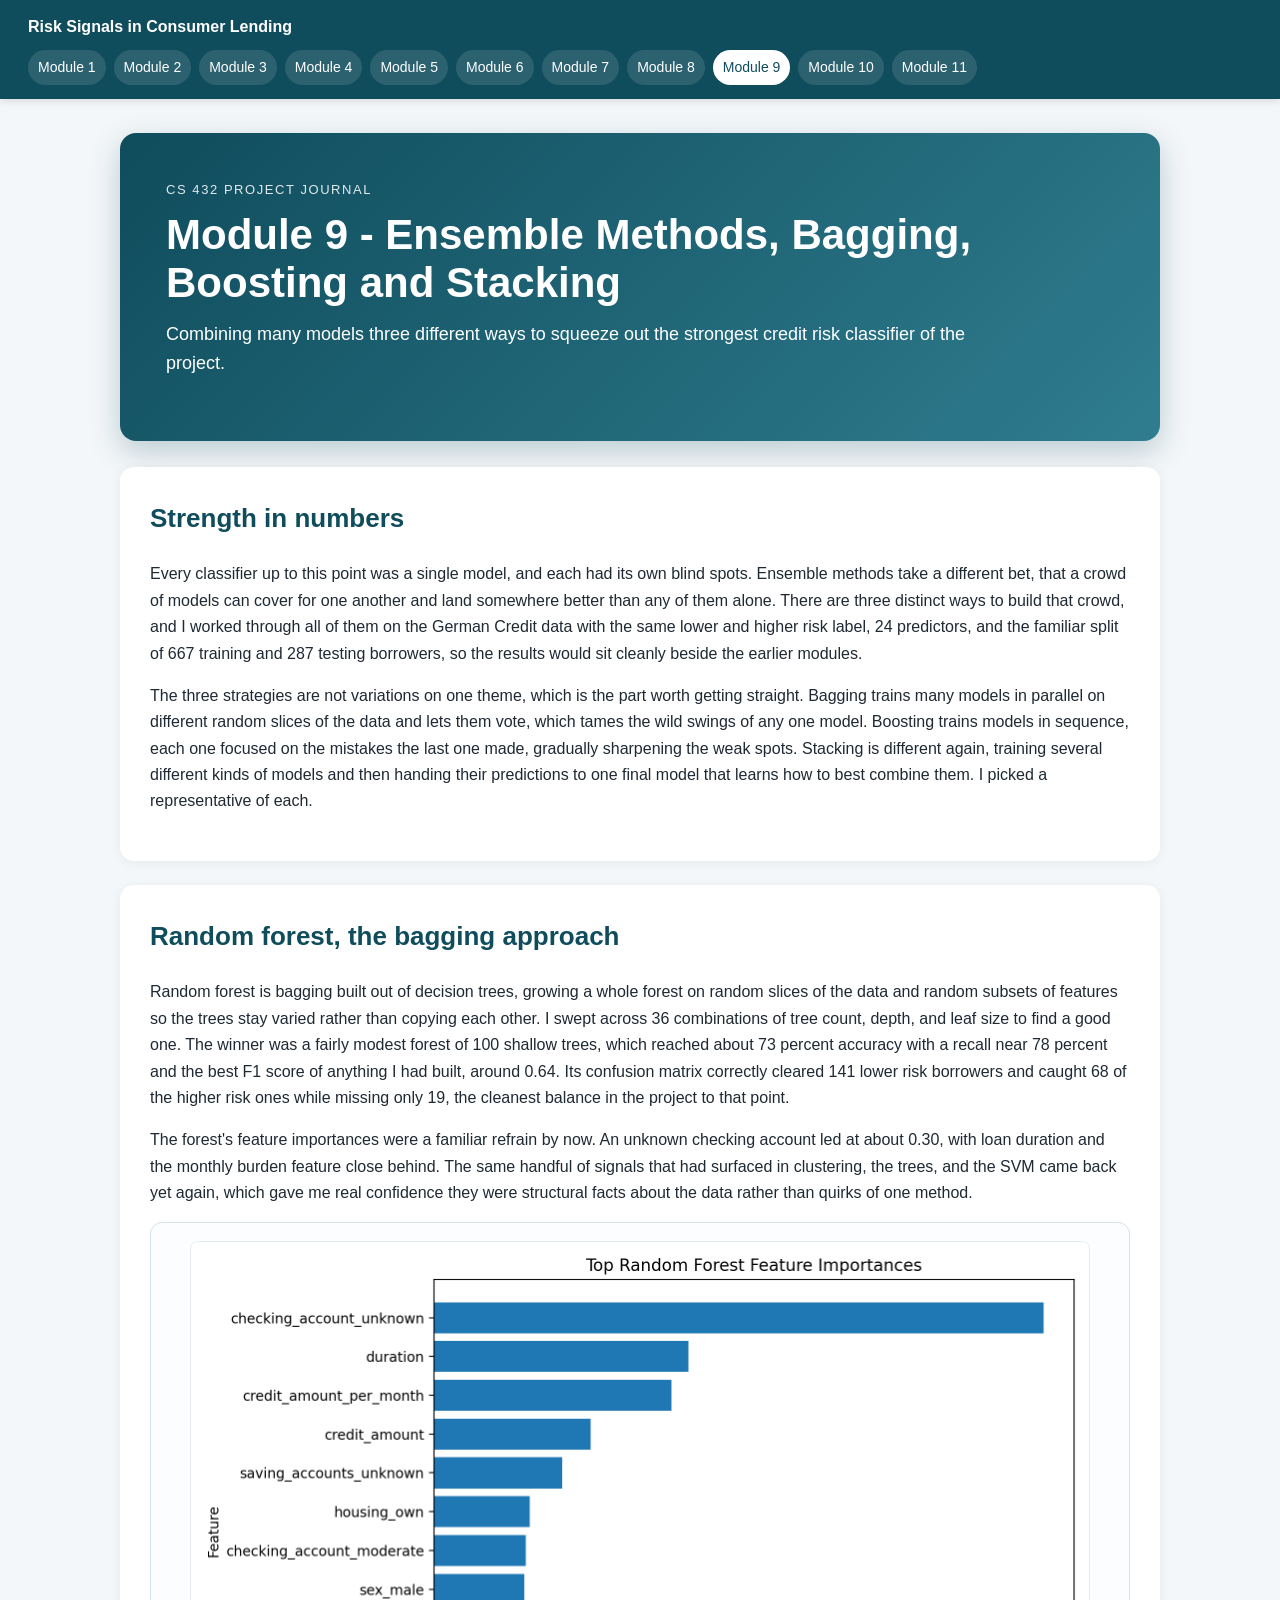
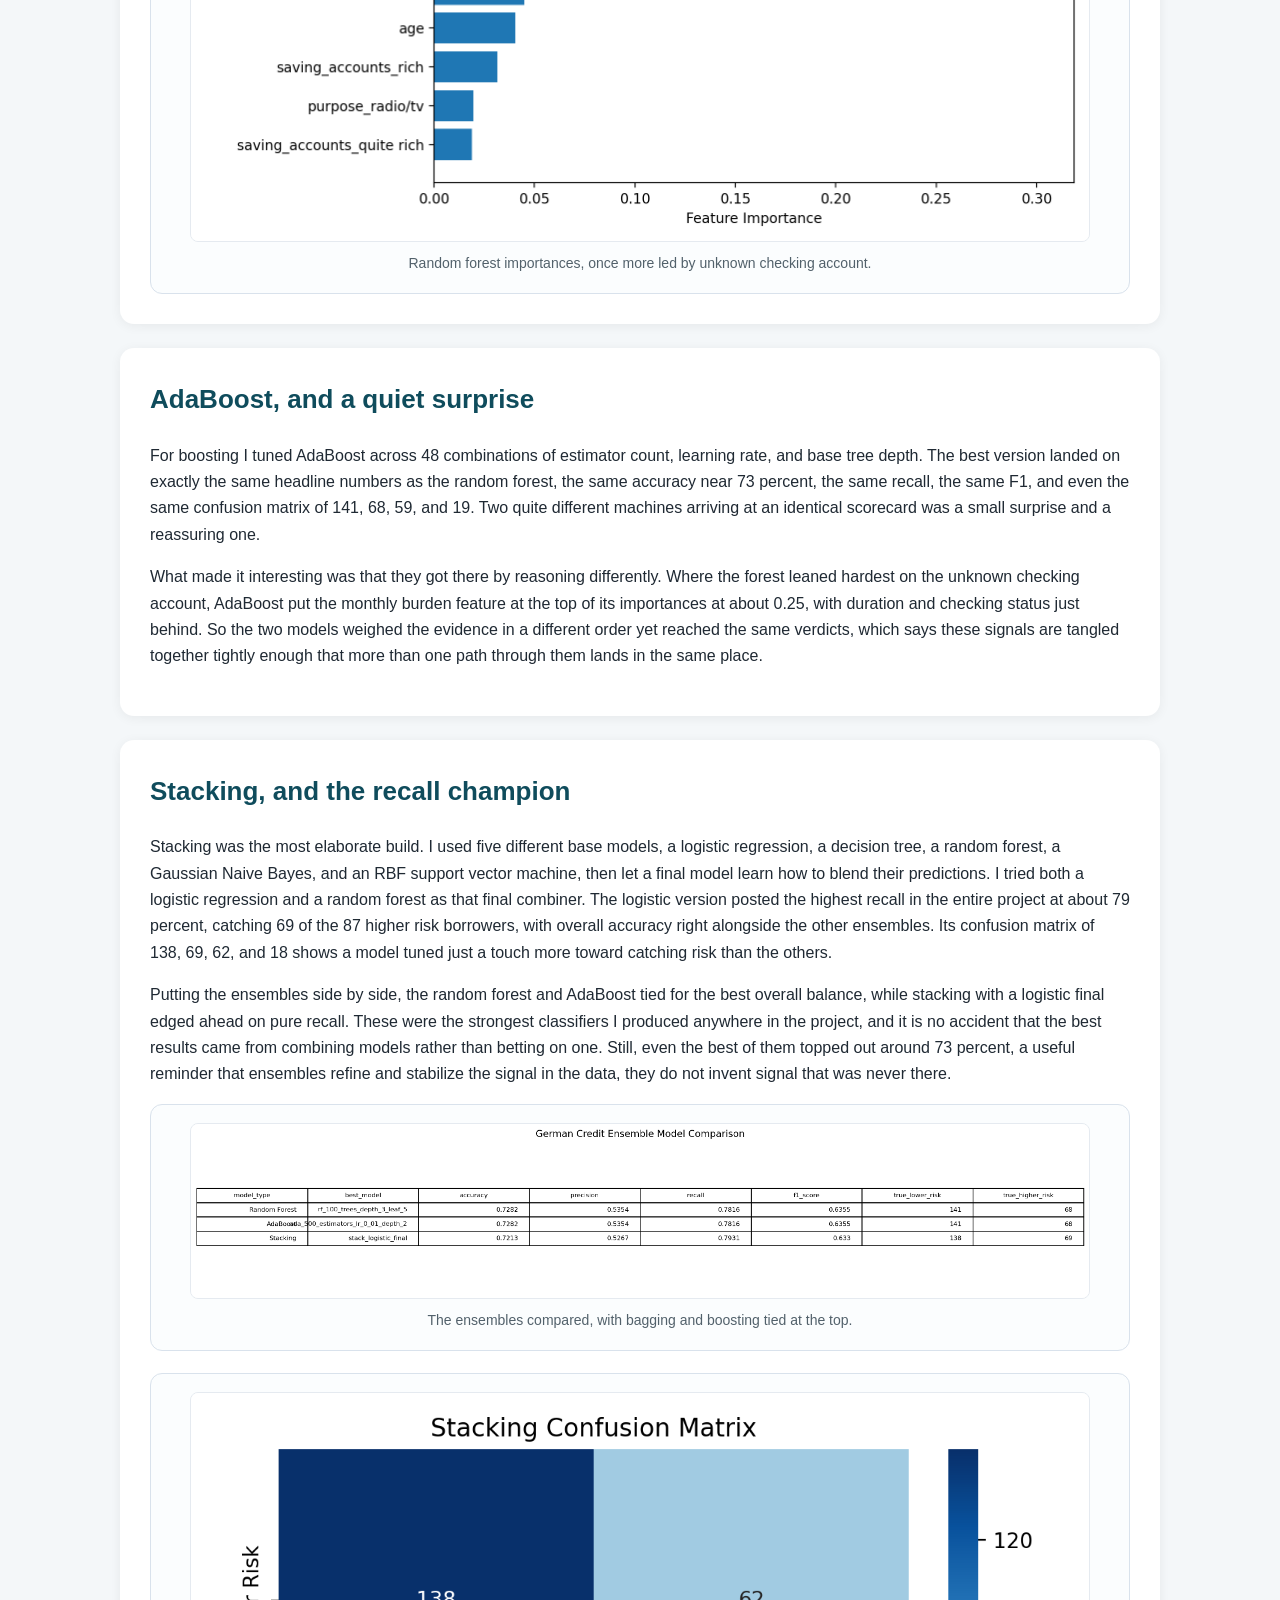
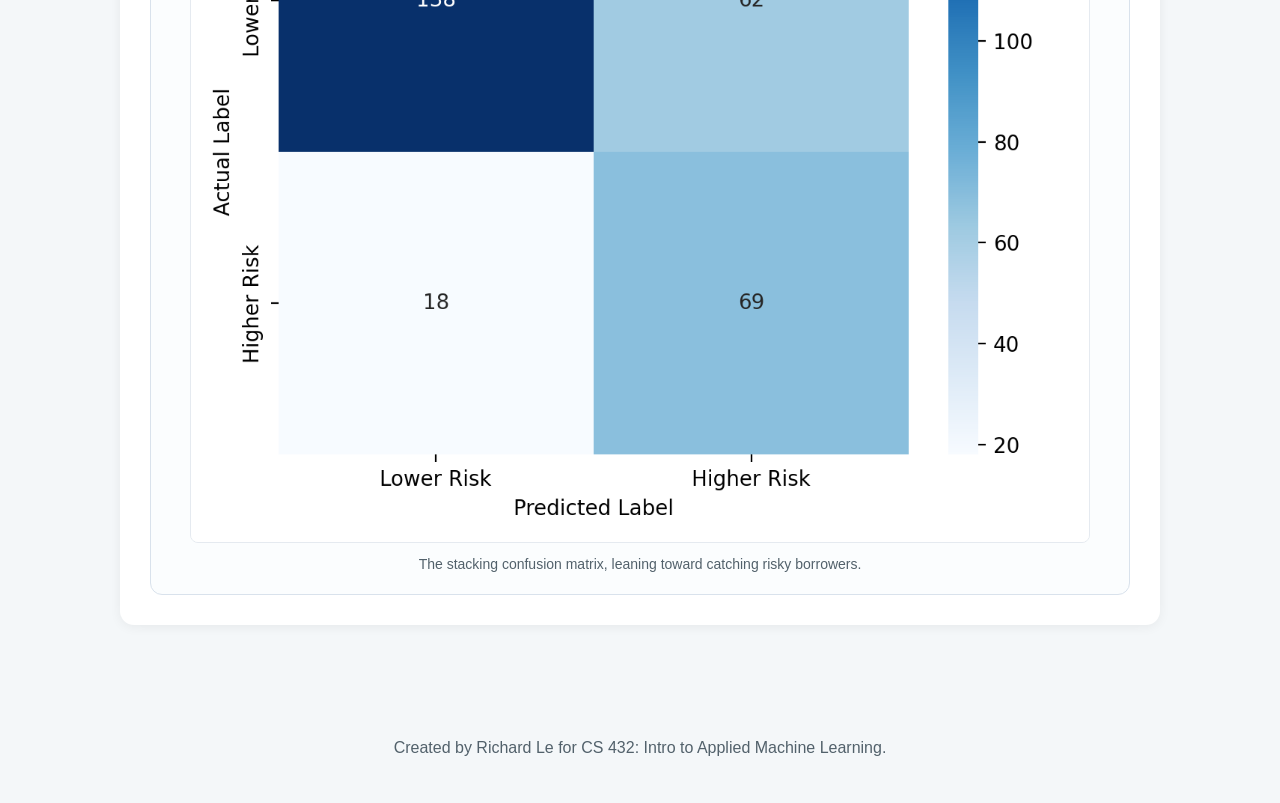
<file: modules/module09.html>
<!DOCTYPE html>
<html lang="en">
<head>
  <meta charset="UTF-8">
  <meta name="viewport" content="width=device-width, initial-scale=1.0">
  <title>Module 9 - Ensemble Methods, Bagging, Boosting and Stacking | Risk Signals in Consumer Lending</title>
  <link rel="stylesheet" href="../style.css">
</head>
<body>
  <header class="topbar">
    <a class="home-link" href="../index.html">Risk Signals in Consumer Lending</a>
    <nav><a class="" href="module01.html">Module 1</a>
<a class="" href="module02.html">Module 2</a>
<a class="" href="module03.html">Module 3</a>
<a class="" href="module04.html">Module 4</a>
<a class="" href="module05.html">Module 5</a>
<a class="" href="module06.html">Module 6</a>
<a class="" href="module07.html">Module 7</a>
<a class="" href="module08.html">Module 8</a>
<a class="active" href="module09.html">Module 9</a>
<a class="" href="module10.html">Module 10</a>
<a class="" href="module11.html">Module 11</a></nav>
  </header>

  <main class="page">
    <section class="page-hero">
      <p class="eyebrow">CS 432 Project Journal</p>
      <h1>Module 9 - Ensemble Methods, Bagging, Boosting and Stacking</h1>
      <p>Combining many models three different ways to squeeze out the strongest credit risk classifier of the project.</p>
    </section>

<section>
  <h2>Strength in numbers</h2>
  <p>
    Every classifier up to this point was a single model, and each had its own blind spots. Ensemble methods take a different bet, that a crowd of models can cover for
    one another and land somewhere better than any of them alone. There are three distinct ways to build that crowd, and I worked through all of them on the German
    Credit data with the same lower and higher risk label, 24 predictors, and the familiar split of 667 training and 287 testing borrowers, so the results would sit
    cleanly beside the earlier modules.
  </p>
  <p>
    The three strategies are not variations on one theme, which is the part worth getting straight. Bagging trains many models in parallel on different random slices
    of the data and lets them vote, which tames the wild swings of any one model. Boosting trains models in sequence, each one focused on the mistakes the last one
    made, gradually sharpening the weak spots. Stacking is different again, training several different kinds of models and then handing their predictions to one final
    model that learns how to best combine them. I picked a representative of each.
  </p>
</section>

<section>
  <h2>Random forest, the bagging approach</h2>
  <p>
    Random forest is bagging built out of decision trees, growing a whole forest on random slices of the data and random subsets of features so the trees stay varied
    rather than copying each other. I swept across 36 combinations of tree count, depth, and leaf size to find a good one. The winner was a fairly modest forest of 100
    shallow trees, which reached about 73 percent accuracy with a recall near 78 percent and the best F1 score of anything I had built, around 0.64. Its confusion
    matrix correctly cleared 141 lower risk borrowers and caught 68 of the higher risk ones while missing only 19, the cleanest balance in the project to that point.
  </p>
  <p>
    The forest's feature importances were a familiar refrain by now. An unknown checking account led at about 0.30, with loan duration and the monthly burden feature
    close behind. The same handful of signals that had surfaced in clustering, the trees, and the SVM came back yet again, which gave me real confidence they were
    structural facts about the data rather than quirks of one method.
  </p>
  <div class="visuals">
      <figure>
        <img src="../assets/module09/german_random_forest_feature_importance.png" alt="Bar chart of feature importances from the best random forest model.">
        <figcaption>Random forest importances, once more led by unknown checking account.</figcaption>
      </figure>
  </div>
</section>

<section>
  <h2>AdaBoost, and a quiet surprise</h2>
  <p>
    For boosting I tuned AdaBoost across 48 combinations of estimator count, learning rate, and base tree depth. The best version landed on exactly the same headline
    numbers as the random forest, the same accuracy near 73 percent, the same recall, the same F1, and even the same confusion matrix of 141, 68, 59, and 19. Two
    quite different machines arriving at an identical scorecard was a small surprise and a reassuring one.
  </p>
  <p>
    What made it interesting was that they got there by reasoning differently. Where the forest leaned hardest on the unknown checking account, AdaBoost put the
    monthly burden feature at the top of its importances at about 0.25, with duration and checking status just behind. So the two models weighed the evidence in a
    different order yet reached the same verdicts, which says these signals are tangled together tightly enough that more than one path through them lands in the same
    place.
  </p>
</section>

<section>
  <h2>Stacking, and the recall champion</h2>
  <p>
    Stacking was the most elaborate build. I used five different base models, a logistic regression, a decision tree, a random forest, a Gaussian Naive Bayes, and an
    RBF support vector machine, then let a final model learn how to blend their predictions. I tried both a logistic regression and a random forest as that final
    combiner. The logistic version posted the highest recall in the entire project at about 79 percent, catching 69 of the 87 higher risk borrowers, with overall
    accuracy right alongside the other ensembles. Its confusion matrix of 138, 69, 62, and 18 shows a model tuned just a touch more toward catching risk than the
    others.
  </p>
  <p>
    Putting the ensembles side by side, the random forest and AdaBoost tied for the best overall balance, while stacking with a logistic final edged ahead on pure
    recall. These were the strongest classifiers I produced anywhere in the project, and it is no accident that the best results came from combining models rather than
    betting on one. Still, even the best of them topped out around 73 percent, a useful reminder that ensembles refine and stabilize the signal in the data, they do
    not invent signal that was never there.
  </p>
  <div class="visuals">
      <figure>
        <img src="../assets/module09/german_ensemble_model_comparison.png" alt="Table comparing accuracy, precision, recall, and F1 across the ensemble models.">
        <figcaption>The ensembles compared, with bagging and boosting tied at the top.</figcaption>
      </figure>
      <figure>
        <img src="../assets/module09/german_stacking_confusion_matrix.png" alt="Confusion matrix for the stacking model with a logistic regression final estimator.">
        <figcaption>The stacking confusion matrix, leaning toward catching risky borrowers.</figcaption>
      </figure>
  </div>
</section>

  </main>

  <footer>
    <p>Created by Richard Le for CS 432: Intro to Applied Machine Learning.</p>
  </footer>
</body>
</html>
</file>
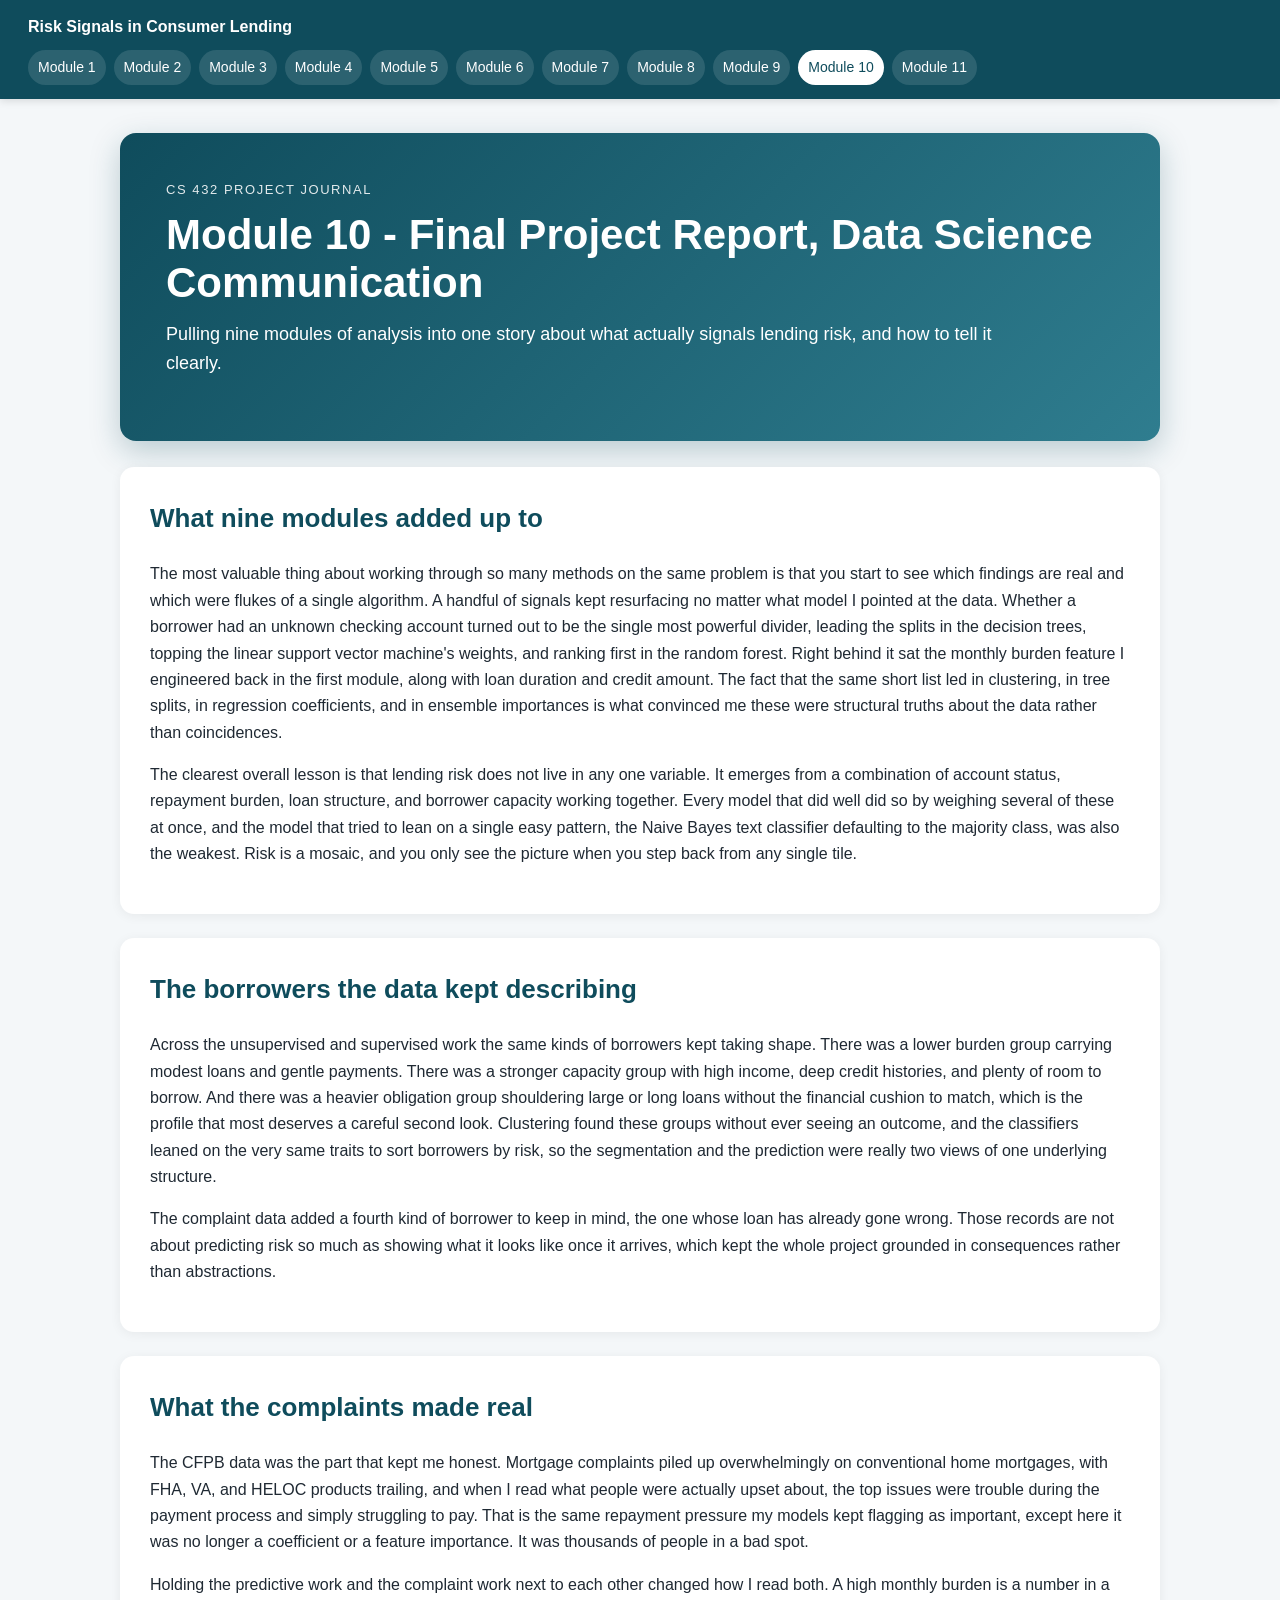
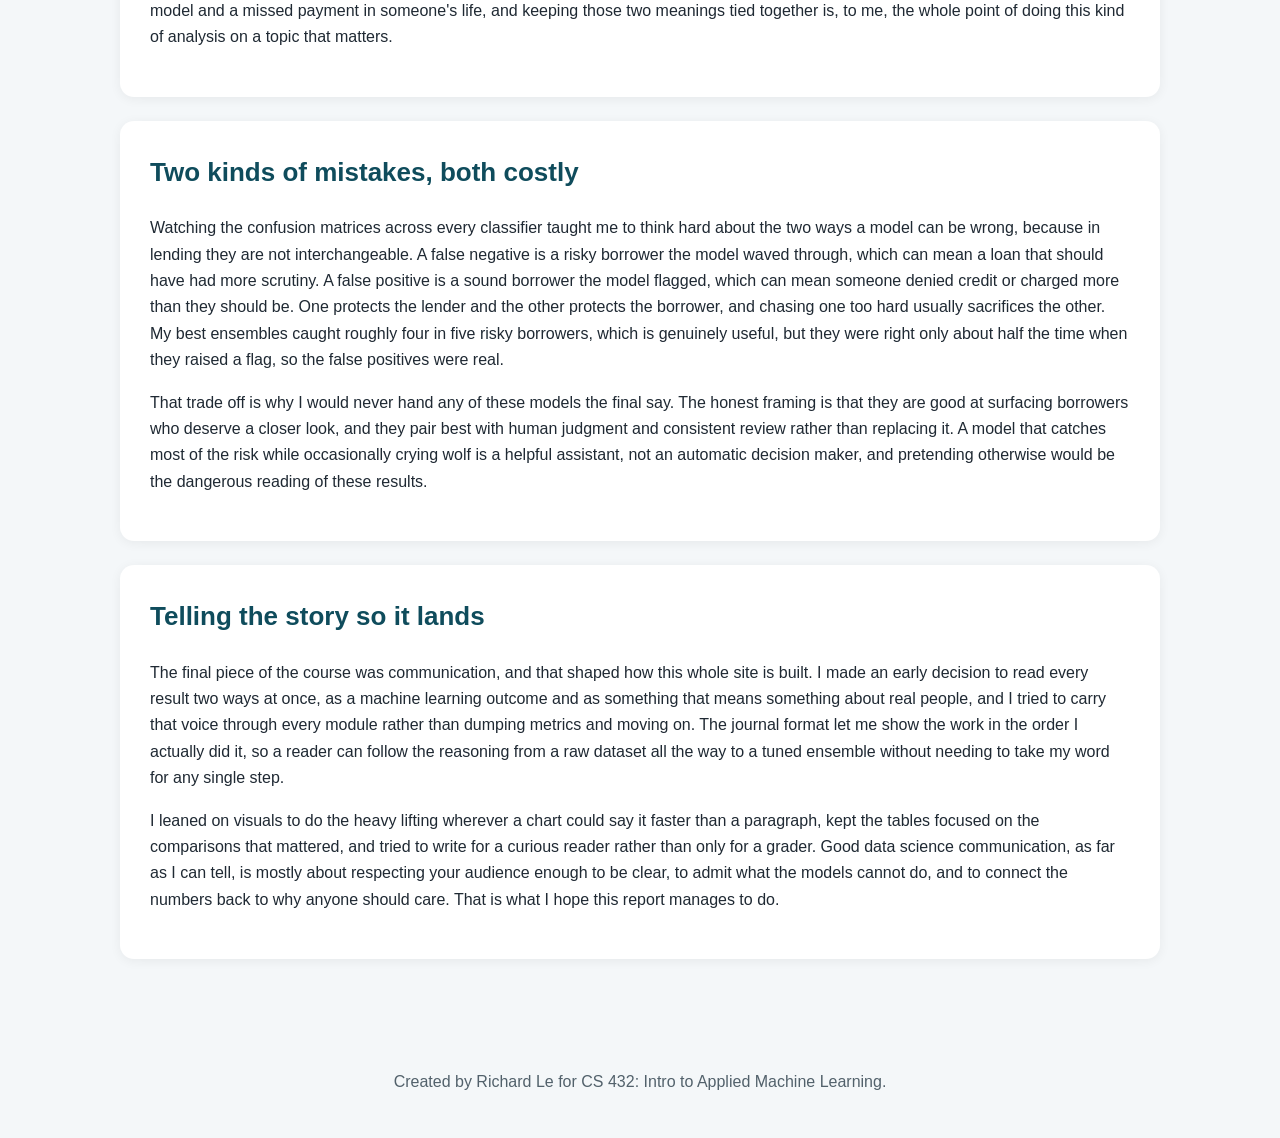
<file: modules/module10.html>
<!DOCTYPE html>
<html lang="en">
<head>
  <meta charset="UTF-8">
  <meta name="viewport" content="width=device-width, initial-scale=1.0">
  <title>Module 10 - Final Project Report, Data Science Communication | Risk Signals in Consumer Lending</title>
  <link rel="stylesheet" href="../style.css">
</head>
<body>
  <header class="topbar">
    <a class="home-link" href="../index.html">Risk Signals in Consumer Lending</a>
    <nav><a class="" href="module01.html">Module 1</a>
<a class="" href="module02.html">Module 2</a>
<a class="" href="module03.html">Module 3</a>
<a class="" href="module04.html">Module 4</a>
<a class="" href="module05.html">Module 5</a>
<a class="" href="module06.html">Module 6</a>
<a class="" href="module07.html">Module 7</a>
<a class="" href="module08.html">Module 8</a>
<a class="" href="module09.html">Module 9</a>
<a class="active" href="module10.html">Module 10</a>
<a class="" href="module11.html">Module 11</a></nav>
  </header>

  <main class="page">
    <section class="page-hero">
      <p class="eyebrow">CS 432 Project Journal</p>
      <h1>Module 10 - Final Project Report, Data Science Communication</h1>
      <p>Pulling nine modules of analysis into one story about what actually signals lending risk, and how to tell it clearly.</p>
    </section>

<section>
  <h2>What nine modules added up to</h2>
  <p>
    The most valuable thing about working through so many methods on the same problem is that you start to see which findings are real and which were flukes of a
    single algorithm. A handful of signals kept resurfacing no matter what model I pointed at the data. Whether a borrower had an unknown checking account turned out to
    be the single most powerful divider, leading the splits in the decision trees, topping the linear support vector machine's weights, and ranking first in the random
    forest. Right behind it sat the monthly burden feature I engineered back in the first module, along with loan duration and credit amount. The fact that the same
    short list led in clustering, in tree splits, in regression coefficients, and in ensemble importances is what convinced me these were structural truths about the
    data rather than coincidences.
  </p>
  <p>
    The clearest overall lesson is that lending risk does not live in any one variable. It emerges from a combination of account status, repayment burden, loan
    structure, and borrower capacity working together. Every model that did well did so by weighing several of these at once, and the model that tried to lean on a
    single easy pattern, the Naive Bayes text classifier defaulting to the majority class, was also the weakest. Risk is a mosaic, and you only see the picture when you
    step back from any single tile.
  </p>
</section>

<section>
  <h2>The borrowers the data kept describing</h2>
  <p>
    Across the unsupervised and supervised work the same kinds of borrowers kept taking shape. There was a lower burden group carrying modest loans and gentle
    payments. There was a stronger capacity group with high income, deep credit histories, and plenty of room to borrow. And there was a heavier obligation group
    shouldering large or long loans without the financial cushion to match, which is the profile that most deserves a careful second look. Clustering found these
    groups without ever seeing an outcome, and the classifiers leaned on the very same traits to sort borrowers by risk, so the segmentation and the prediction were
    really two views of one underlying structure.
  </p>
  <p>
    The complaint data added a fourth kind of borrower to keep in mind, the one whose loan has already gone wrong. Those records are not about predicting risk so much
    as showing what it looks like once it arrives, which kept the whole project grounded in consequences rather than abstractions.
  </p>
</section>

<section>
  <h2>What the complaints made real</h2>
  <p>
    The CFPB data was the part that kept me honest. Mortgage complaints piled up overwhelmingly on conventional home mortgages, with FHA, VA, and HELOC products
    trailing, and when I read what people were actually upset about, the top issues were trouble during the payment process and simply struggling to pay. That is the
    same repayment pressure my models kept flagging as important, except here it was no longer a coefficient or a feature importance. It was thousands of people in a
    bad spot.
  </p>
  <p>
    Holding the predictive work and the complaint work next to each other changed how I read both. A high monthly burden is a number in a model and a missed payment in
    someone's life, and keeping those two meanings tied together is, to me, the whole point of doing this kind of analysis on a topic that matters.
  </p>
</section>

<section>
  <h2>Two kinds of mistakes, both costly</h2>
  <p>
    Watching the confusion matrices across every classifier taught me to think hard about the two ways a model can be wrong, because in lending they are not
    interchangeable. A false negative is a risky borrower the model waved through, which can mean a loan that should have had more scrutiny. A false positive is a
    sound borrower the model flagged, which can mean someone denied credit or charged more than they should be. One protects the lender and the other protects the
    borrower, and chasing one too hard usually sacrifices the other. My best ensembles caught roughly four in five risky borrowers, which is genuinely useful, but they
    were right only about half the time when they raised a flag, so the false positives were real.
  </p>
  <p>
    That trade off is why I would never hand any of these models the final say. The honest framing is that they are good at surfacing borrowers who deserve a closer
    look, and they pair best with human judgment and consistent review rather than replacing it. A model that catches most of the risk while occasionally crying wolf
    is a helpful assistant, not an automatic decision maker, and pretending otherwise would be the dangerous reading of these results.
  </p>
</section>

<section>
  <h2>Telling the story so it lands</h2>
  <p>
    The final piece of the course was communication, and that shaped how this whole site is built. I made an early decision to read every result two ways at once, as a
    machine learning outcome and as something that means something about real people, and I tried to carry that voice through every module rather than dumping metrics
    and moving on. The journal format let me show the work in the order I actually did it, so a reader can follow the reasoning from a raw dataset all the way to a
    tuned ensemble without needing to take my word for any single step.
  </p>
  <p>
    I leaned on visuals to do the heavy lifting wherever a chart could say it faster than a paragraph, kept the tables focused on the comparisons that mattered, and
    tried to write for a curious reader rather than only for a grader. Good data science communication, as far as I can tell, is mostly about respecting your audience
    enough to be clear, to admit what the models cannot do, and to connect the numbers back to why anyone should care. That is what I hope this report manages to do.
  </p>
</section>

  </main>

  <footer>
    <p>Created by Richard Le for CS 432: Intro to Applied Machine Learning.</p>
  </footer>
</body>
</html>
</file>
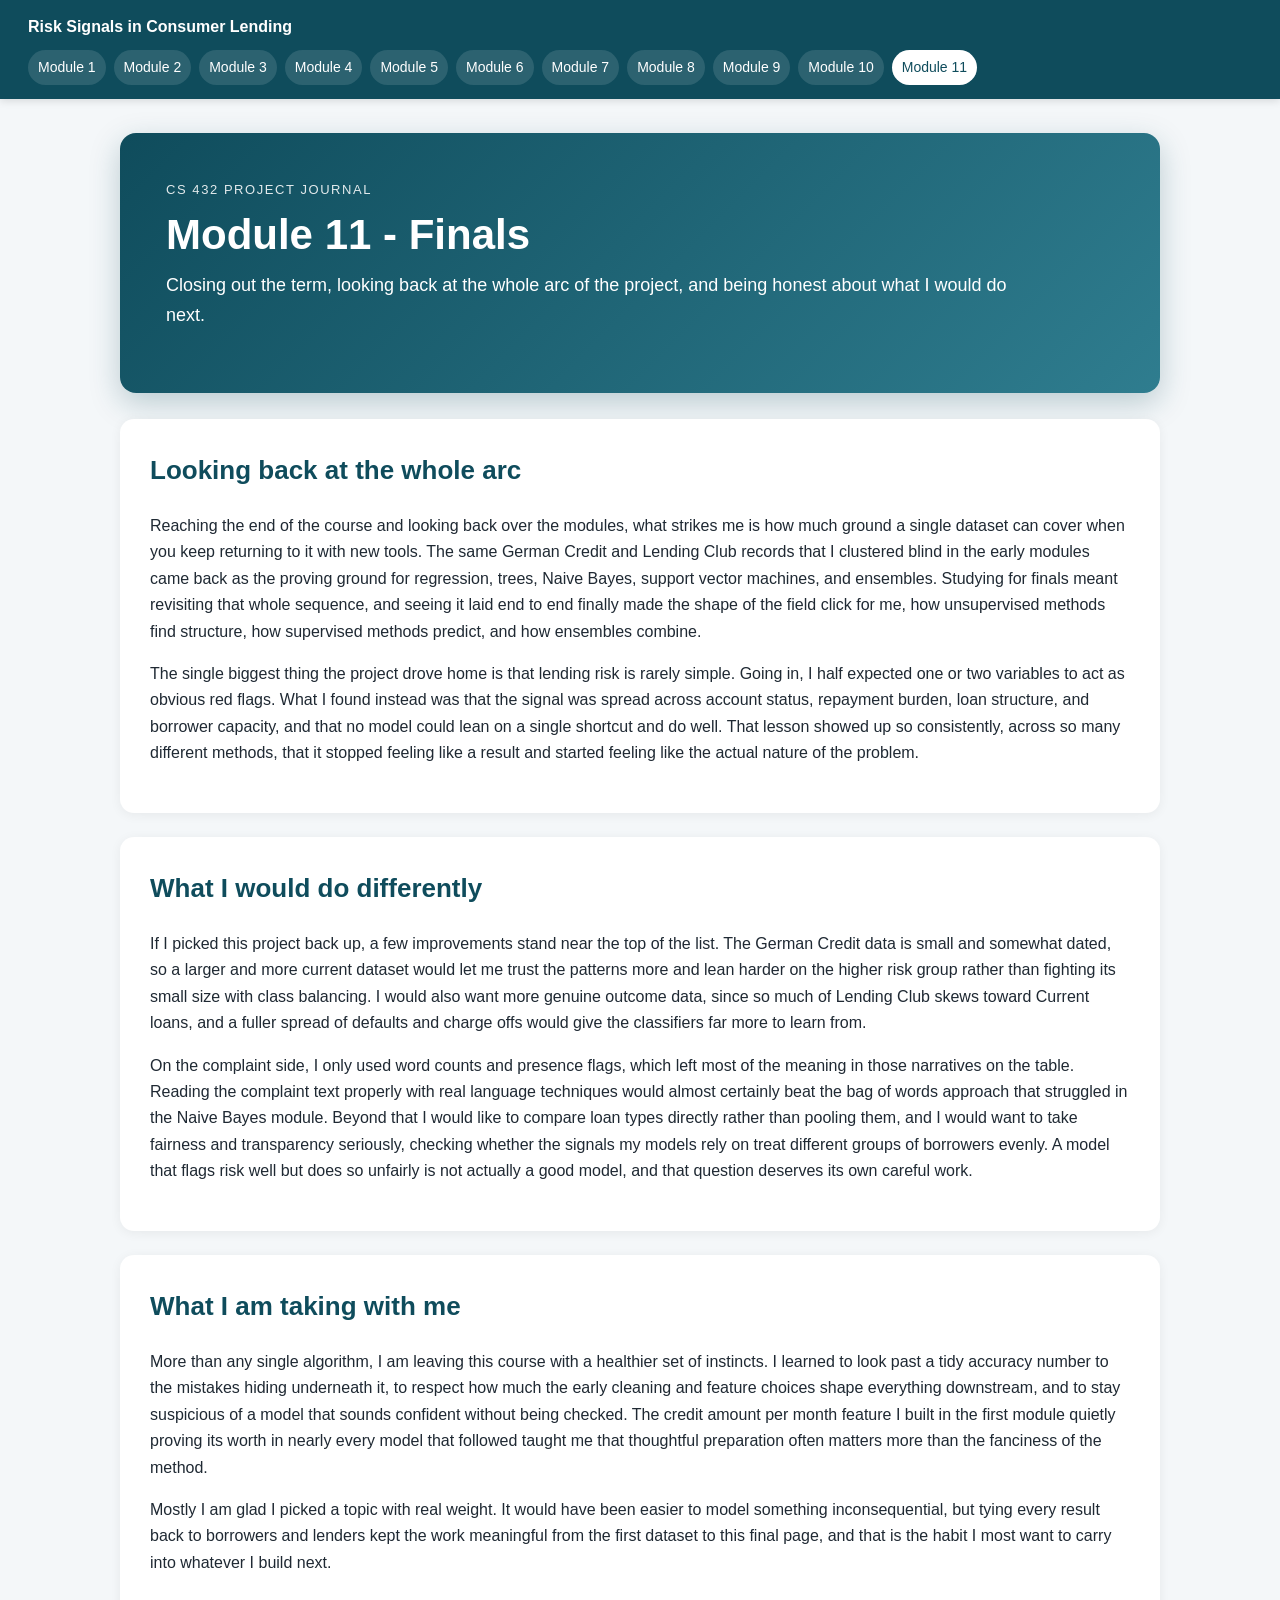
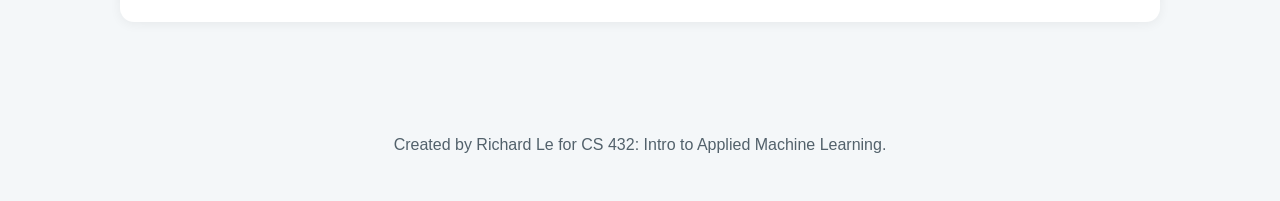
<file: modules/module11.html>
<!DOCTYPE html>
<html lang="en">
<head>
  <meta charset="UTF-8">
  <meta name="viewport" content="width=device-width, initial-scale=1.0">
  <title>Module 11 - Finals | Risk Signals in Consumer Lending</title>
  <link rel="stylesheet" href="../style.css">
</head>
<body>
  <header class="topbar">
    <a class="home-link" href="../index.html">Risk Signals in Consumer Lending</a>
    <nav><a class="" href="module01.html">Module 1</a>
<a class="" href="module02.html">Module 2</a>
<a class="" href="module03.html">Module 3</a>
<a class="" href="module04.html">Module 4</a>
<a class="" href="module05.html">Module 5</a>
<a class="" href="module06.html">Module 6</a>
<a class="" href="module07.html">Module 7</a>
<a class="" href="module08.html">Module 8</a>
<a class="" href="module09.html">Module 9</a>
<a class="" href="module10.html">Module 10</a>
<a class="active" href="module11.html">Module 11</a></nav>
  </header>

  <main class="page">
    <section class="page-hero">
      <p class="eyebrow">CS 432 Project Journal</p>
      <h1>Module 11 - Finals</h1>
      <p>Closing out the term, looking back at the whole arc of the project, and being honest about what I would do next.</p>
    </section>

<section>
  <h2>Looking back at the whole arc</h2>
  <p>
    Reaching the end of the course and looking back over the modules, what strikes me is how much ground a single dataset can cover when you keep returning to it with
    new tools. The same German Credit and Lending Club records that I clustered blind in the early modules came back as the proving ground for regression, trees,
    Naive Bayes, support vector machines, and ensembles. Studying for finals meant revisiting that whole sequence, and seeing it laid end to end finally made the shape
    of the field click for me, how unsupervised methods find structure, how supervised methods predict, and how ensembles combine.
  </p>
  <p>
    The single biggest thing the project drove home is that lending risk is rarely simple. Going in, I half expected one or two variables to act as obvious red flags.
    What I found instead was that the signal was spread across account status, repayment burden, loan structure, and borrower capacity, and that no model could lean on
    a single shortcut and do well. That lesson showed up so consistently, across so many different methods, that it stopped feeling like a result and started feeling
    like the actual nature of the problem.
  </p>
</section>

<section>
  <h2>What I would do differently</h2>
  <p>
    If I picked this project back up, a few improvements stand near the top of the list. The German Credit data is small and somewhat dated, so a larger and more
    current dataset would let me trust the patterns more and lean harder on the higher risk group rather than fighting its small size with class balancing. I would
    also want more genuine outcome data, since so much of Lending Club skews toward Current loans, and a fuller spread of defaults and charge offs would give the
    classifiers far more to learn from.
  </p>
  <p>
    On the complaint side, I only used word counts and presence flags, which left most of the meaning in those narratives on the table. Reading the complaint text
    properly with real language techniques would almost certainly beat the bag of words approach that struggled in the Naive Bayes module. Beyond that I would like to
    compare loan types directly rather than pooling them, and I would want to take fairness and transparency seriously, checking whether the signals my models rely on
    treat different groups of borrowers evenly. A model that flags risk well but does so unfairly is not actually a good model, and that question deserves its own
    careful work.
  </p>
</section>

<section>
  <h2>What I am taking with me</h2>
  <p>
    More than any single algorithm, I am leaving this course with a healthier set of instincts. I learned to look past a tidy accuracy number to the mistakes hiding
    underneath it, to respect how much the early cleaning and feature choices shape everything downstream, and to stay suspicious of a model that sounds confident
    without being checked. The credit amount per month feature I built in the first module quietly proving its worth in nearly every model that followed taught me that
    thoughtful preparation often matters more than the fanciness of the method.
  </p>
  <p>
    Mostly I am glad I picked a topic with real weight. It would have been easier to model something inconsequential, but tying every result back to borrowers and
    lenders kept the work meaningful from the first dataset to this final page, and that is the habit I most want to carry into whatever I build next.
  </p>
</section>

  </main>

  <footer>
    <p>Created by Richard Le for CS 432: Intro to Applied Machine Learning.</p>
  </footer>
</body>
</html>
</file>
<file: style.css>
* {
  box-sizing: border-box;
}

body {
  margin: 0;
  font-family: Arial, Helvetica, sans-serif;
  line-height: 1.65;
  color: #1f2933;
  background: #f4f7f9;
}

.topbar {
  position: sticky;
  top: 0;
  z-index: 10;
  background: #0f4c5c;
  color: white;
  padding: 14px 28px;
  box-shadow: 0 2px 8px rgba(0,0,0,0.12);
}

.home-link {
  display: inline-block;
  color: white;
  text-decoration: none;
  font-weight: 700;
  margin-bottom: 10px;
}

nav {
  display: flex;
  flex-wrap: wrap;
  gap: 8px;
}

nav a {
  color: white;
  text-decoration: none;
  font-size: 14px;
  padding: 6px 10px;
  border-radius: 999px;
  background: rgba(255,255,255,0.12);
}

nav a:hover,
nav a.active {
  background: white;
  color: #0f4c5c;
}

.page,
.homepage {
  max-width: 1080px;
  margin: 0 auto;
  padding: 34px 20px 60px;
}

.page-hero,
.hero {
  background: linear-gradient(135deg, #0f4c5c, #2f7d8f);
  color: white;
  padding: 46px;
  border-radius: 16px;
  margin-bottom: 26px;
  box-shadow: 0 10px 30px rgba(15,76,92,0.25);
}

.hero h1,
.page-hero h1 {
  margin: 0 0 12px;
  font-size: 42px;
  line-height: 1.15;
}

.hero p,
.page-hero p {
  font-size: 18px;
  max-width: 850px;
}

.eyebrow {
  text-transform: uppercase;
  letter-spacing: 0.12em;
  font-size: 13px !important;
  opacity: 0.88;
  margin: 0 0 10px;
}

section {
  background: white;
  padding: 30px;
  border-radius: 14px;
  margin-bottom: 24px;
  box-shadow: 0 2px 12px rgba(0,0,0,0.06);
}

h2 {
  color: #0f4c5c;
  margin-top: 0;
  font-size: 26px;
}

h3 {
  color: #123d4a;
  margin-bottom: 8px;
}

p {
  margin: 0 0 16px;
}

.cards {
  display: grid;
  grid-template-columns: repeat(auto-fit, minmax(230px, 1fr));
  gap: 16px;
}

.card {
  border: 1px solid #d9e2ec;
  border-radius: 12px;
  padding: 18px;
  background: #fbfdfe;
}

.card a {
  color: #0f4c5c;
  font-weight: 700;
  text-decoration: none;
}

.visuals {
  display: grid;
  gap: 22px;
}

figure {
  margin: 0;
  padding: 18px;
  border: 1px solid #d9e2ec;
  border-radius: 12px;
  background: #fbfdfe;
}

img {
  display: block;
  width: 100%;
  max-width: 900px;
  margin: 0 auto;
  border-radius: 8px;
  border: 1px solid #e5eaf0;
  background: white;
}

figcaption {
  margin-top: 10px;
  color: #52616b;
  font-size: 14px;
  text-align: center;
}

.button {
  display: inline-block;
  margin-top: 12px;
  margin-right: 10px;
  padding: 11px 16px;
  border-radius: 8px;
  background: white;
  color: #0f4c5c;
  text-decoration: none;
  font-weight: 700;
}

.button.secondary {
  background: rgba(255,255,255,0.14);
  color: white;
  border: 1px solid rgba(255,255,255,0.45);
}

footer {
  text-align: center;
  padding: 26px;
  color: #52616b;
}

@media (max-width: 700px) {
  .hero h1,
  .page-hero h1 {
    font-size: 32px;
  }

  section,
  .hero,
  .page-hero {
    padding: 22px;
  }
}
</file>
